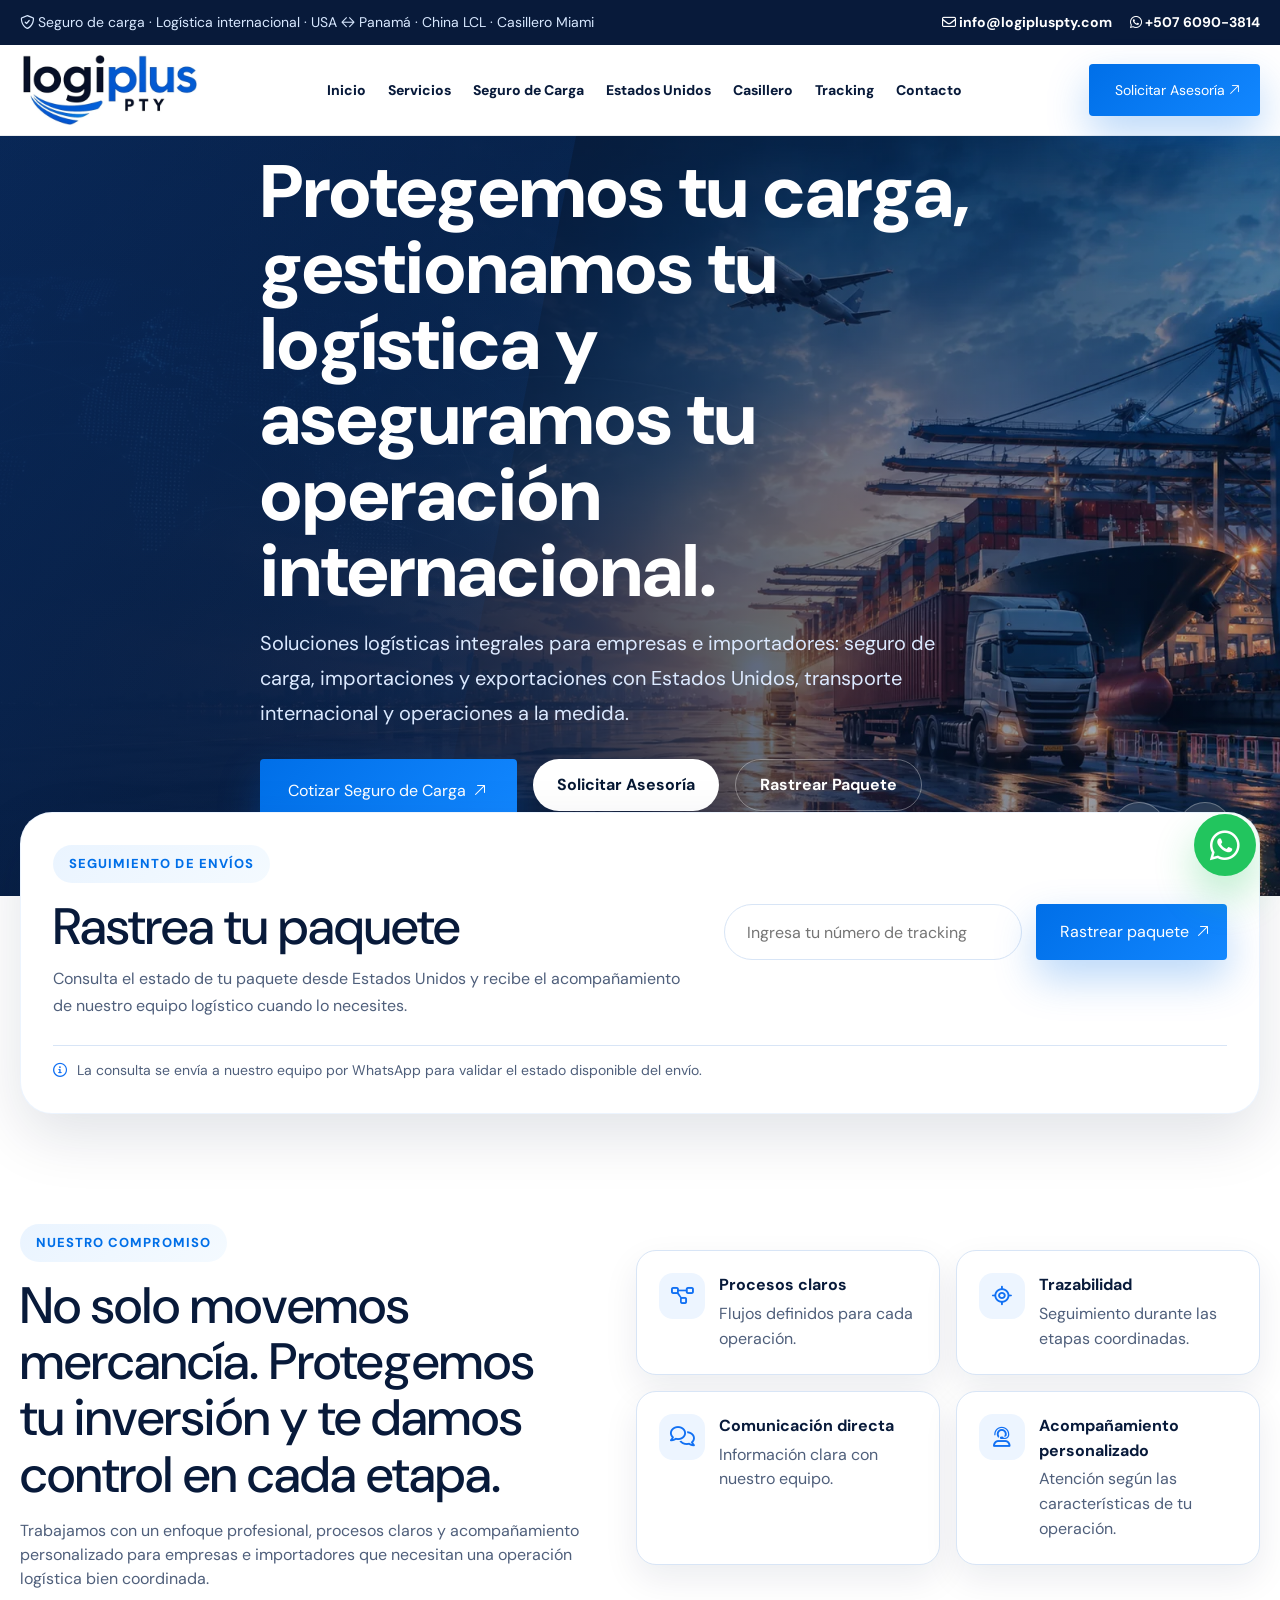
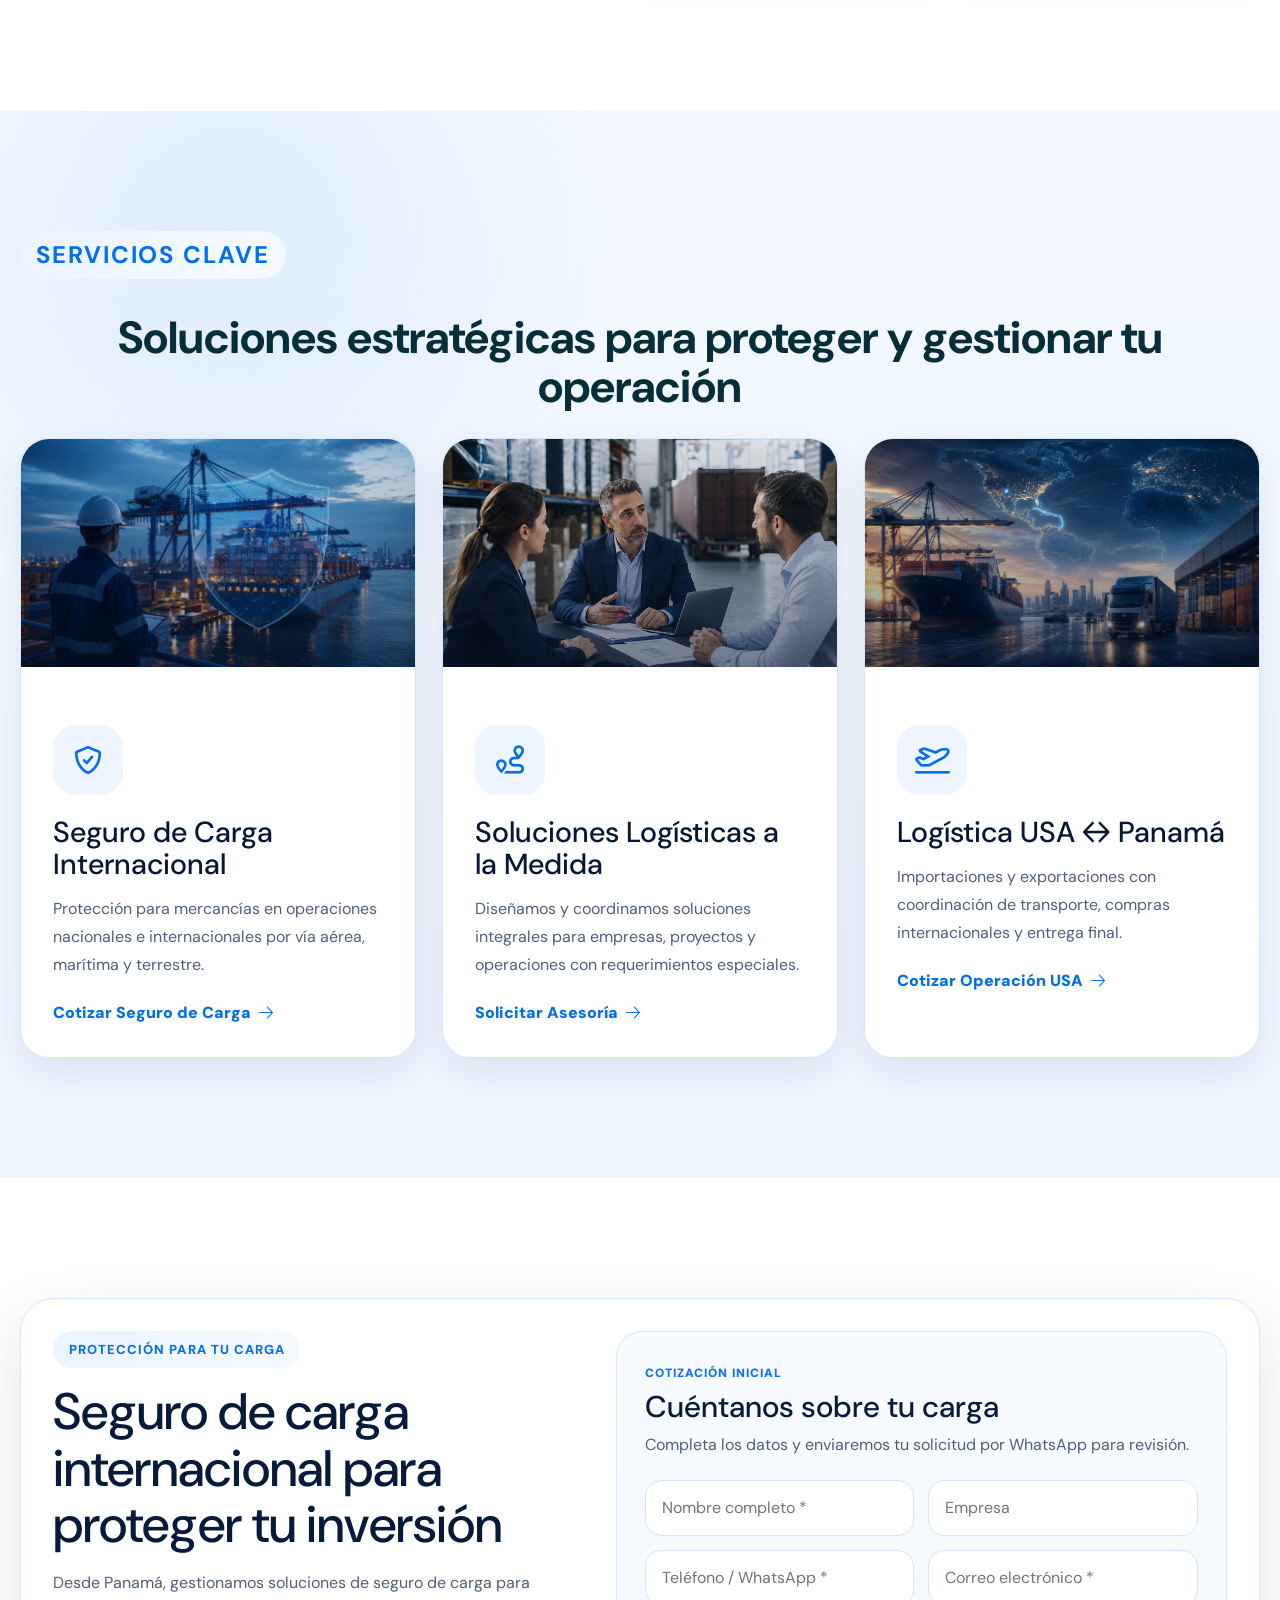
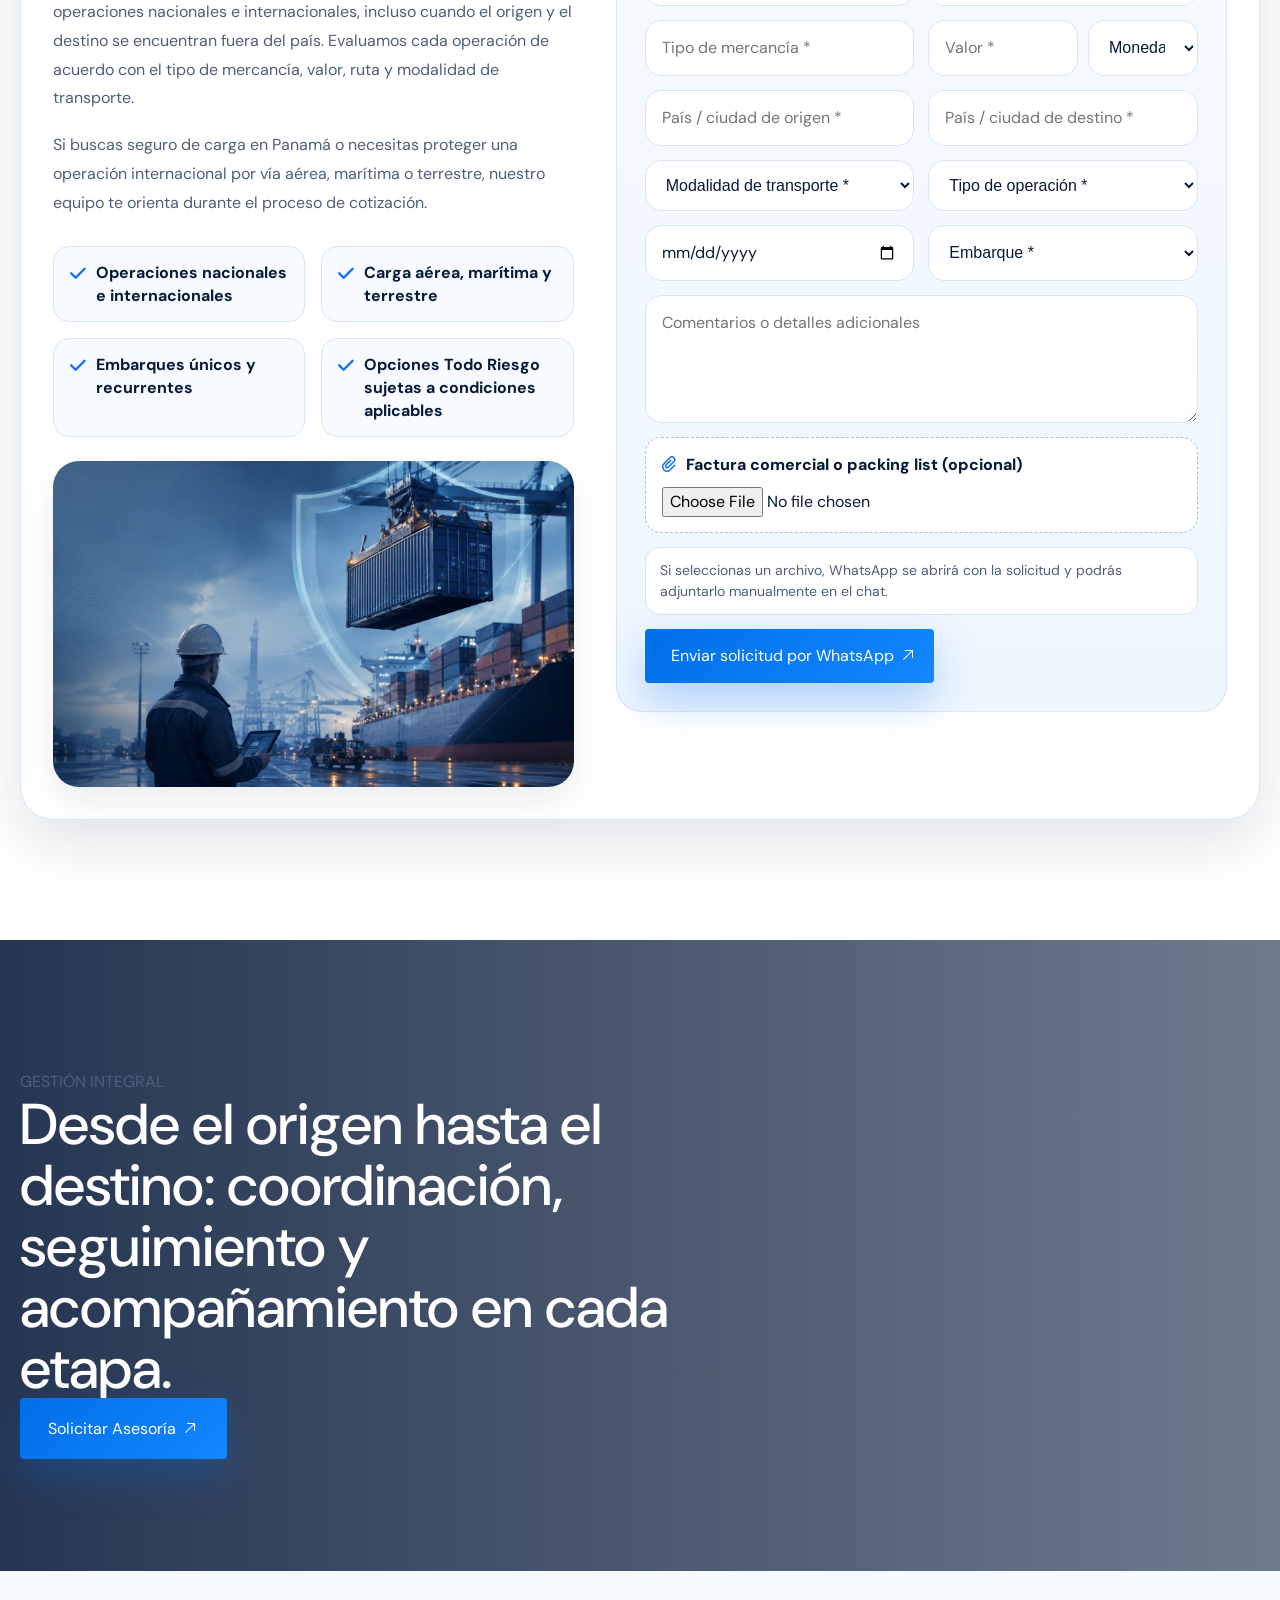
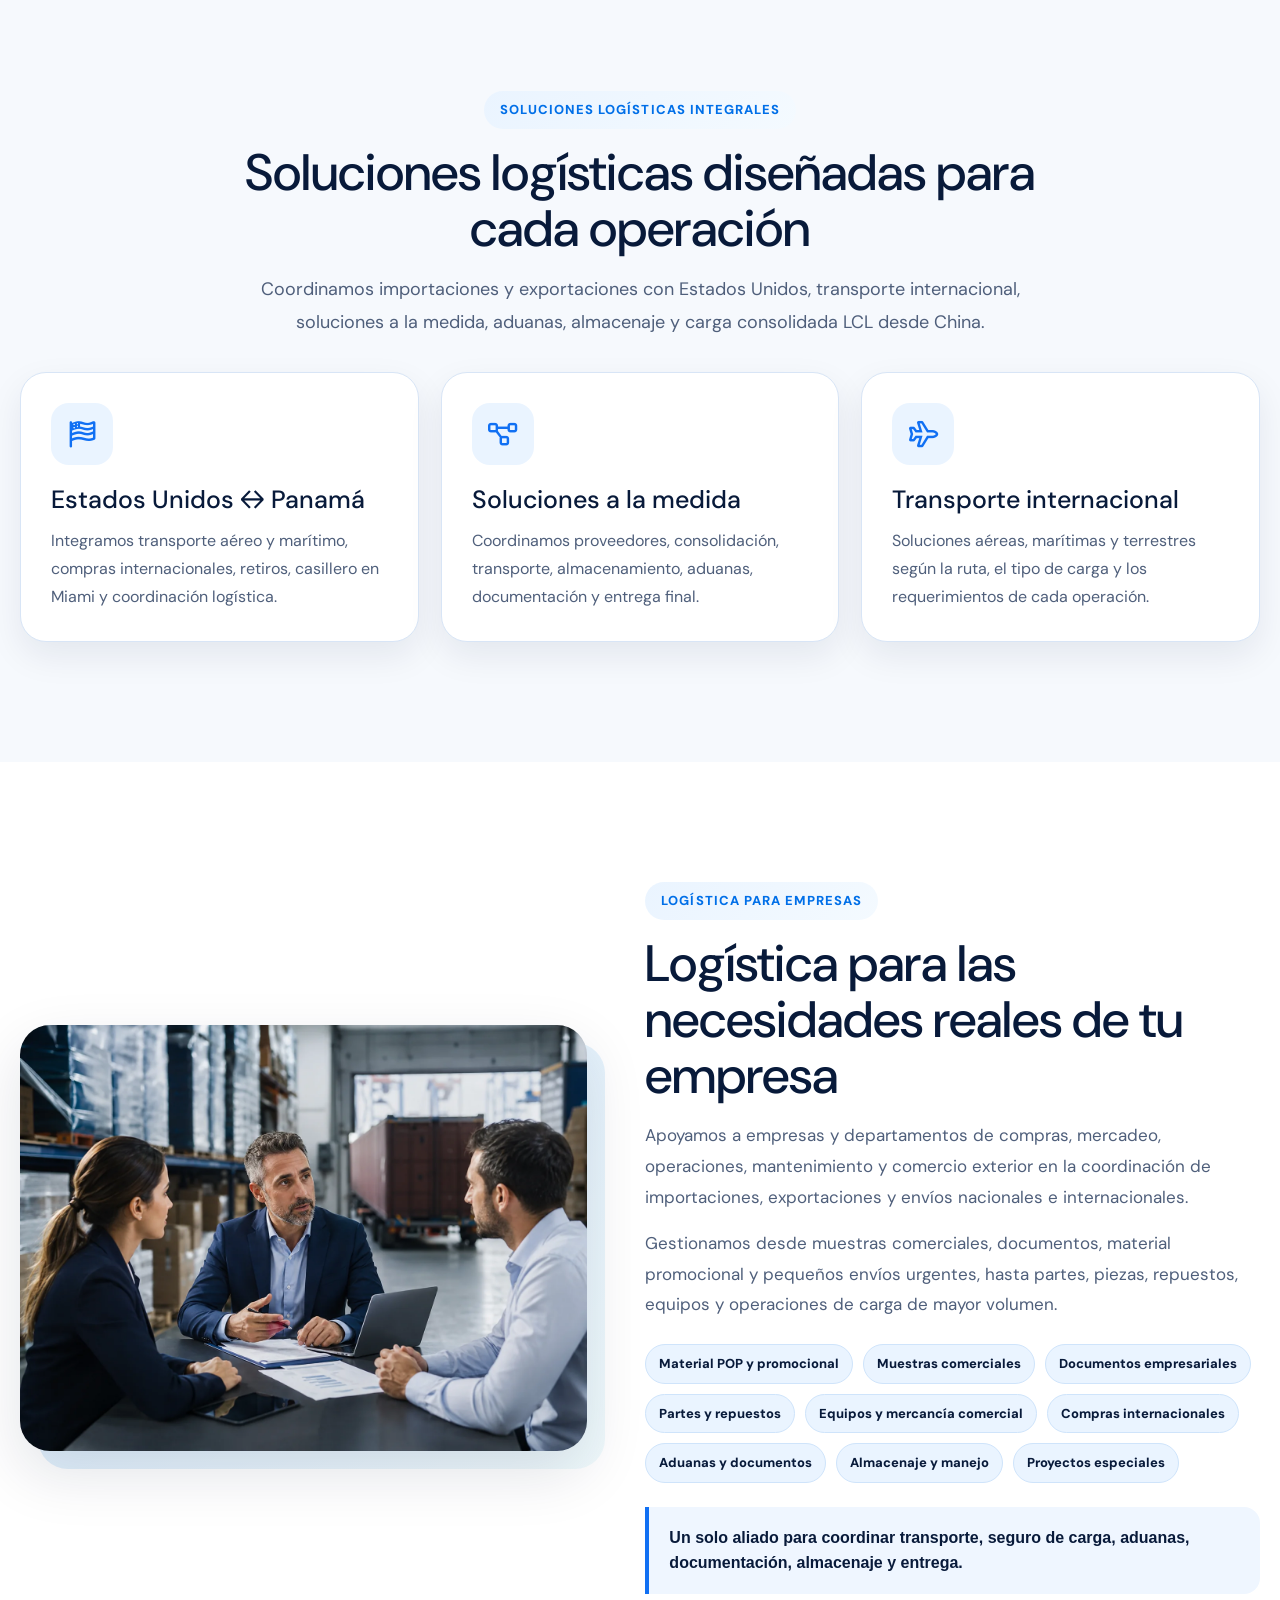
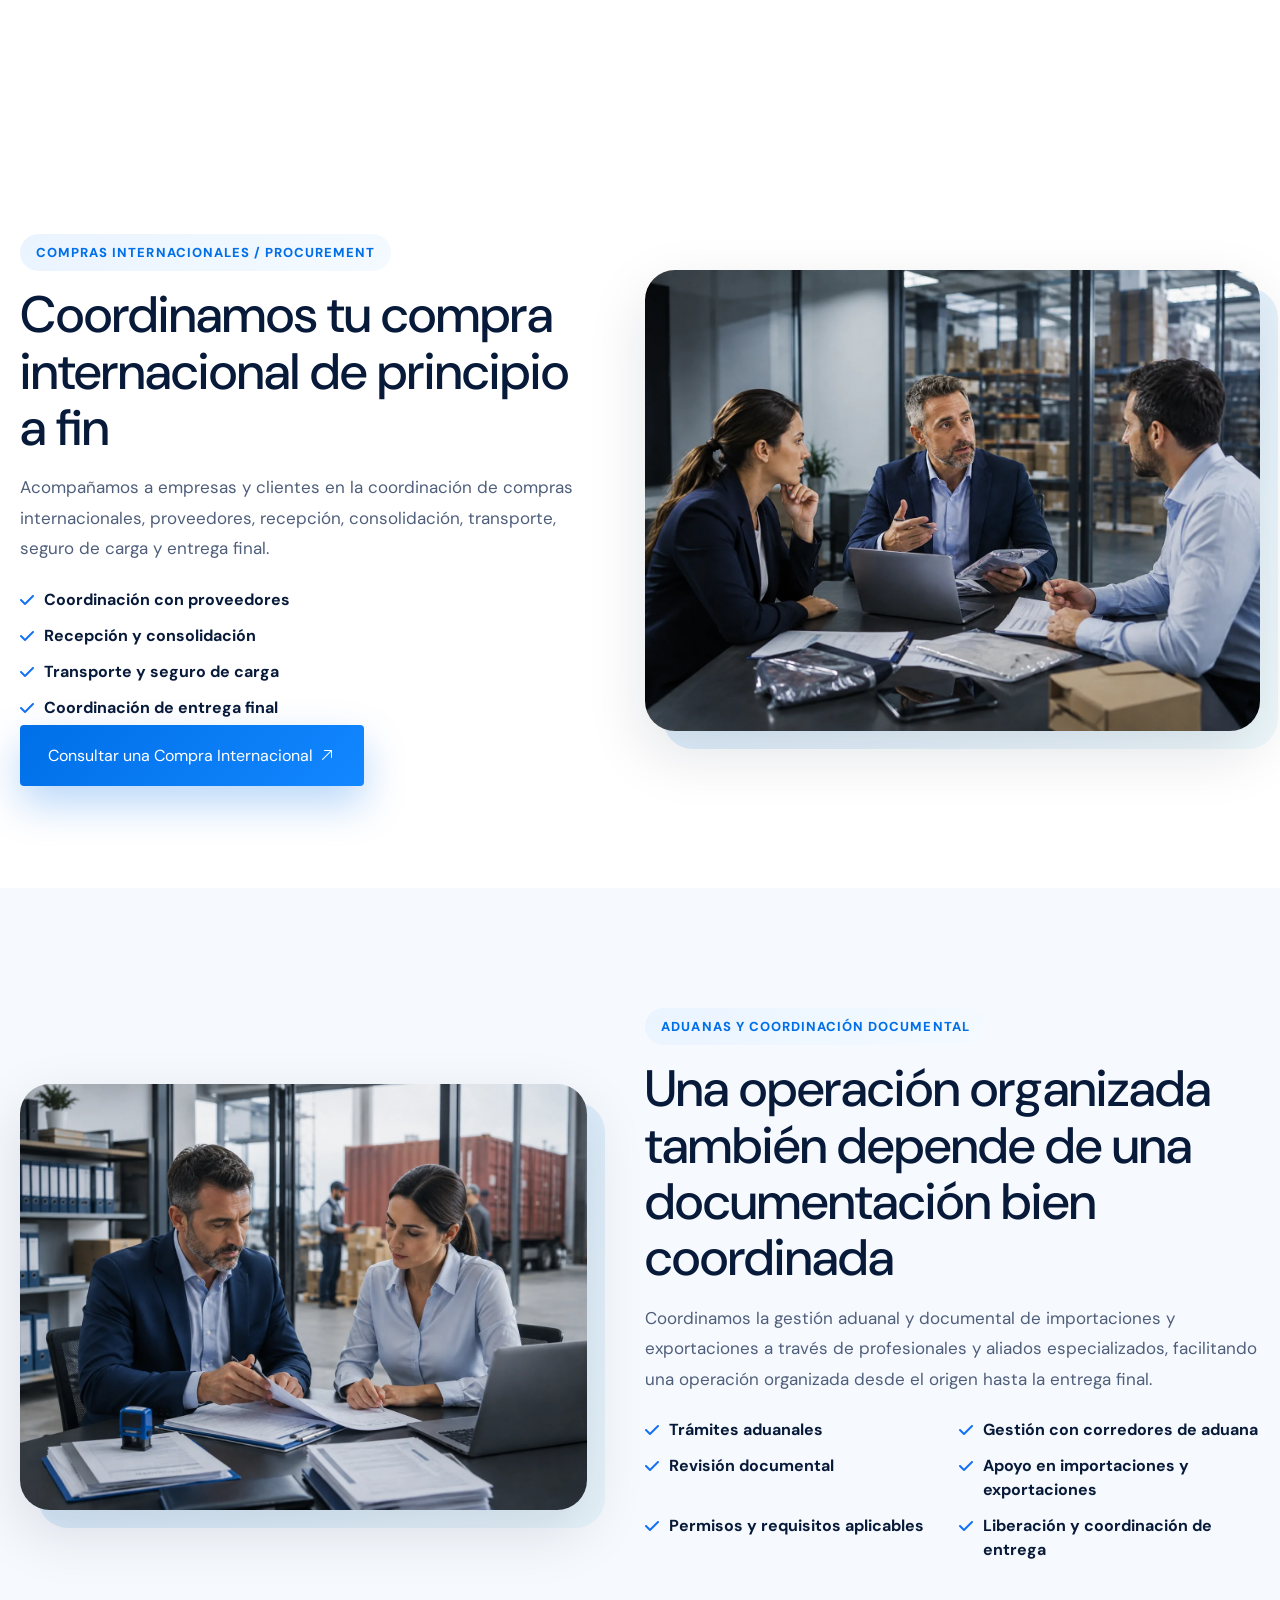
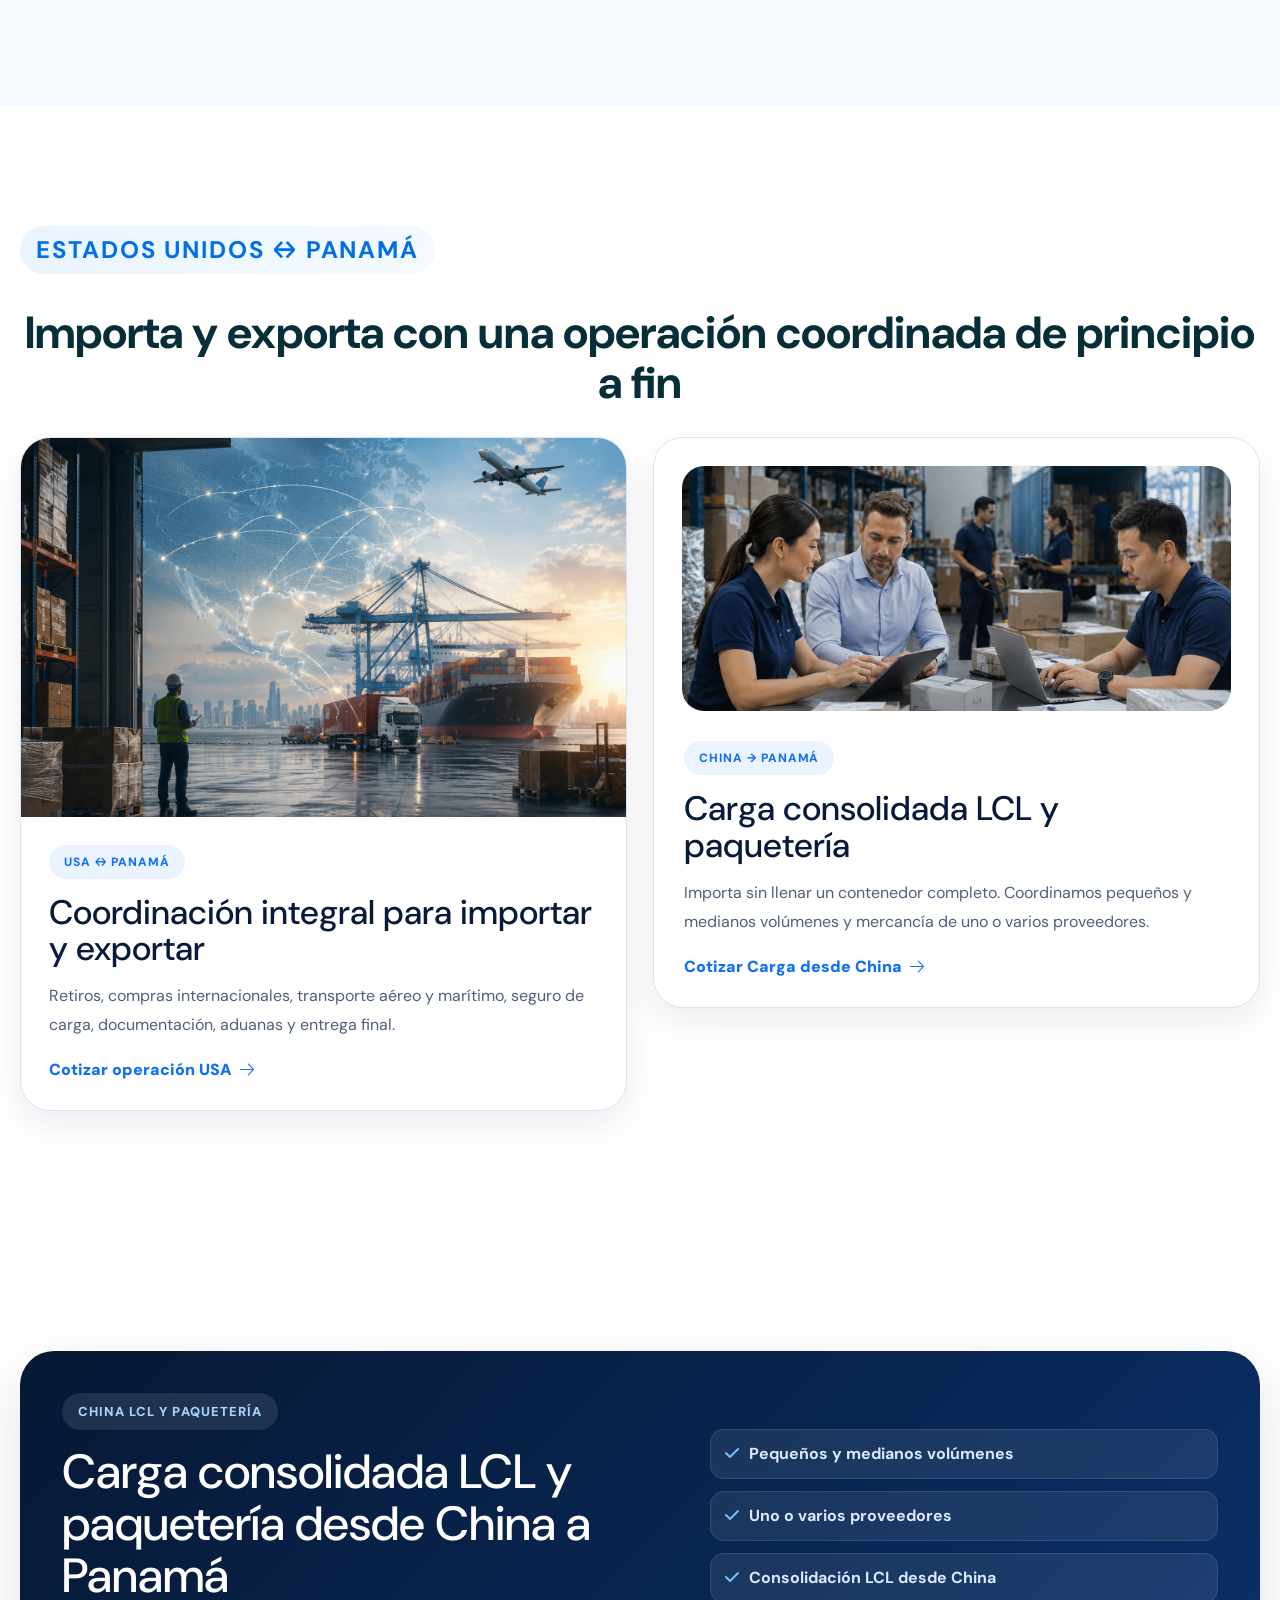
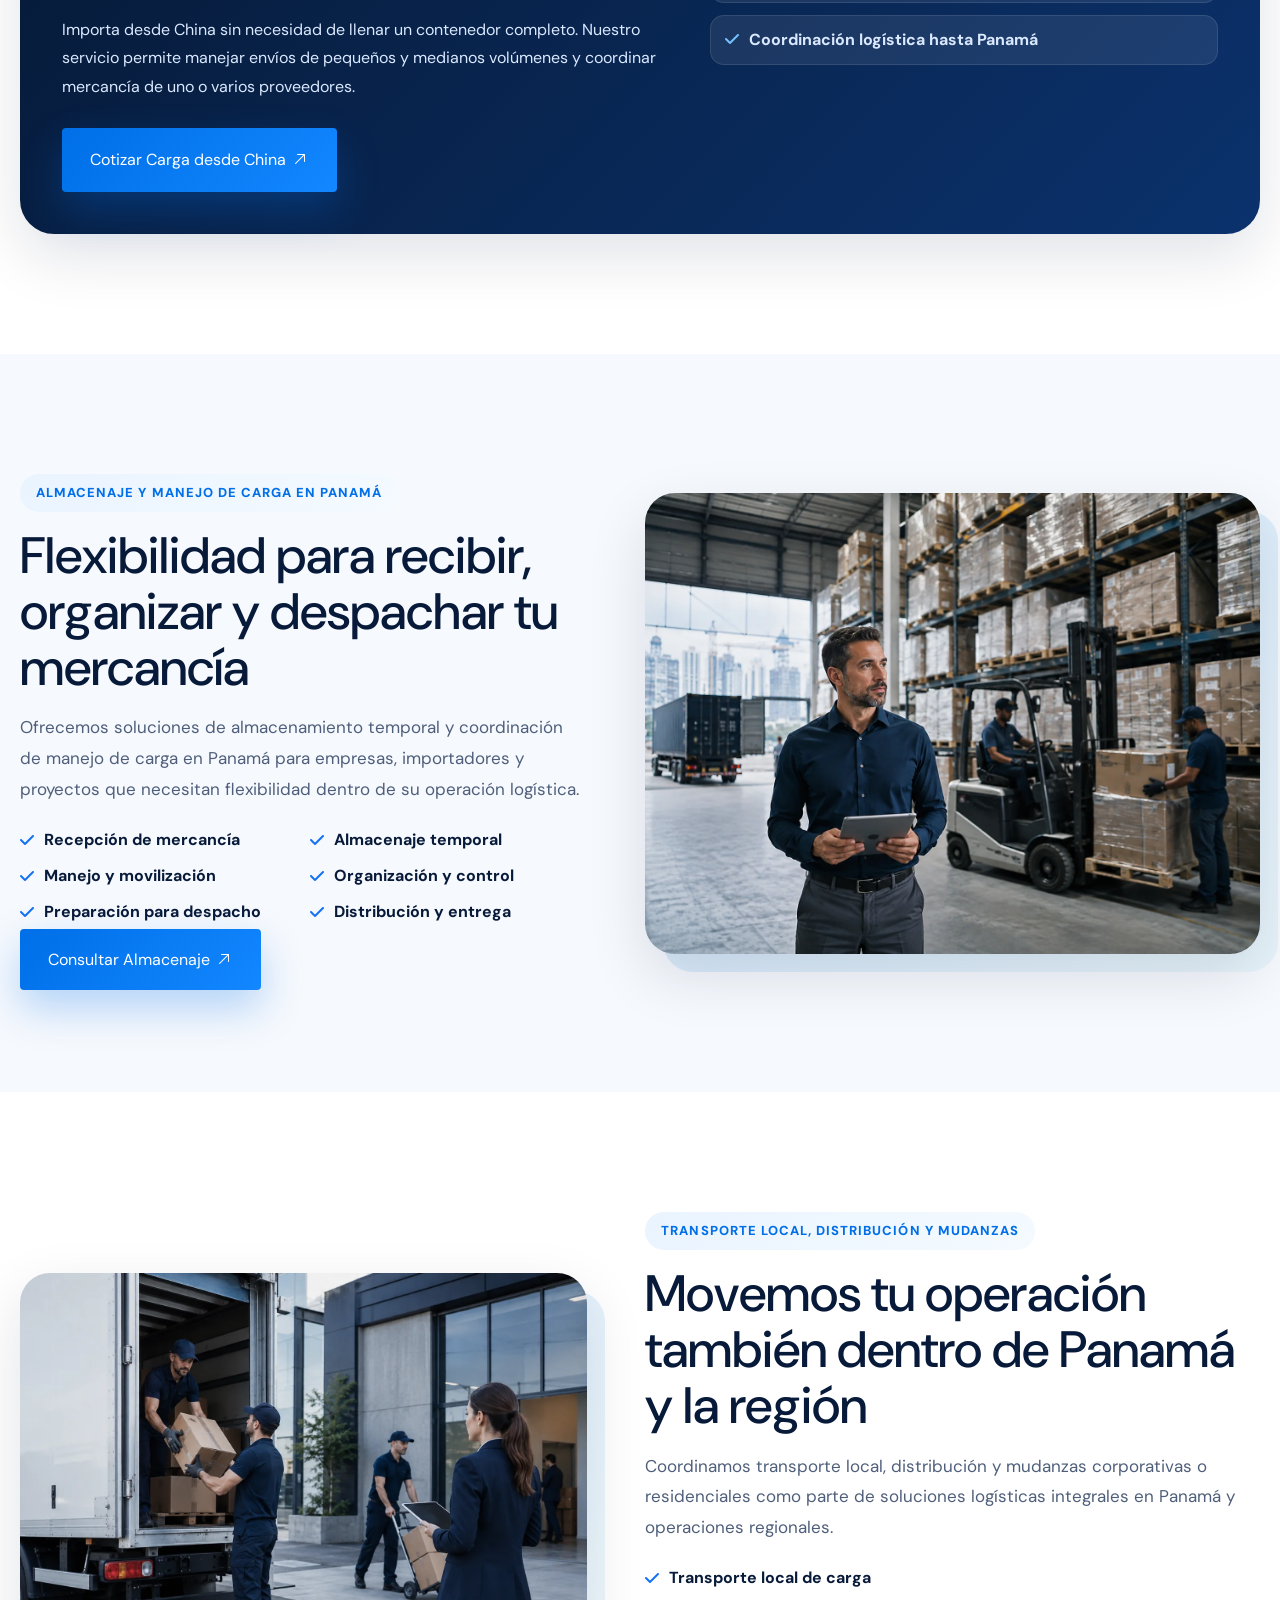
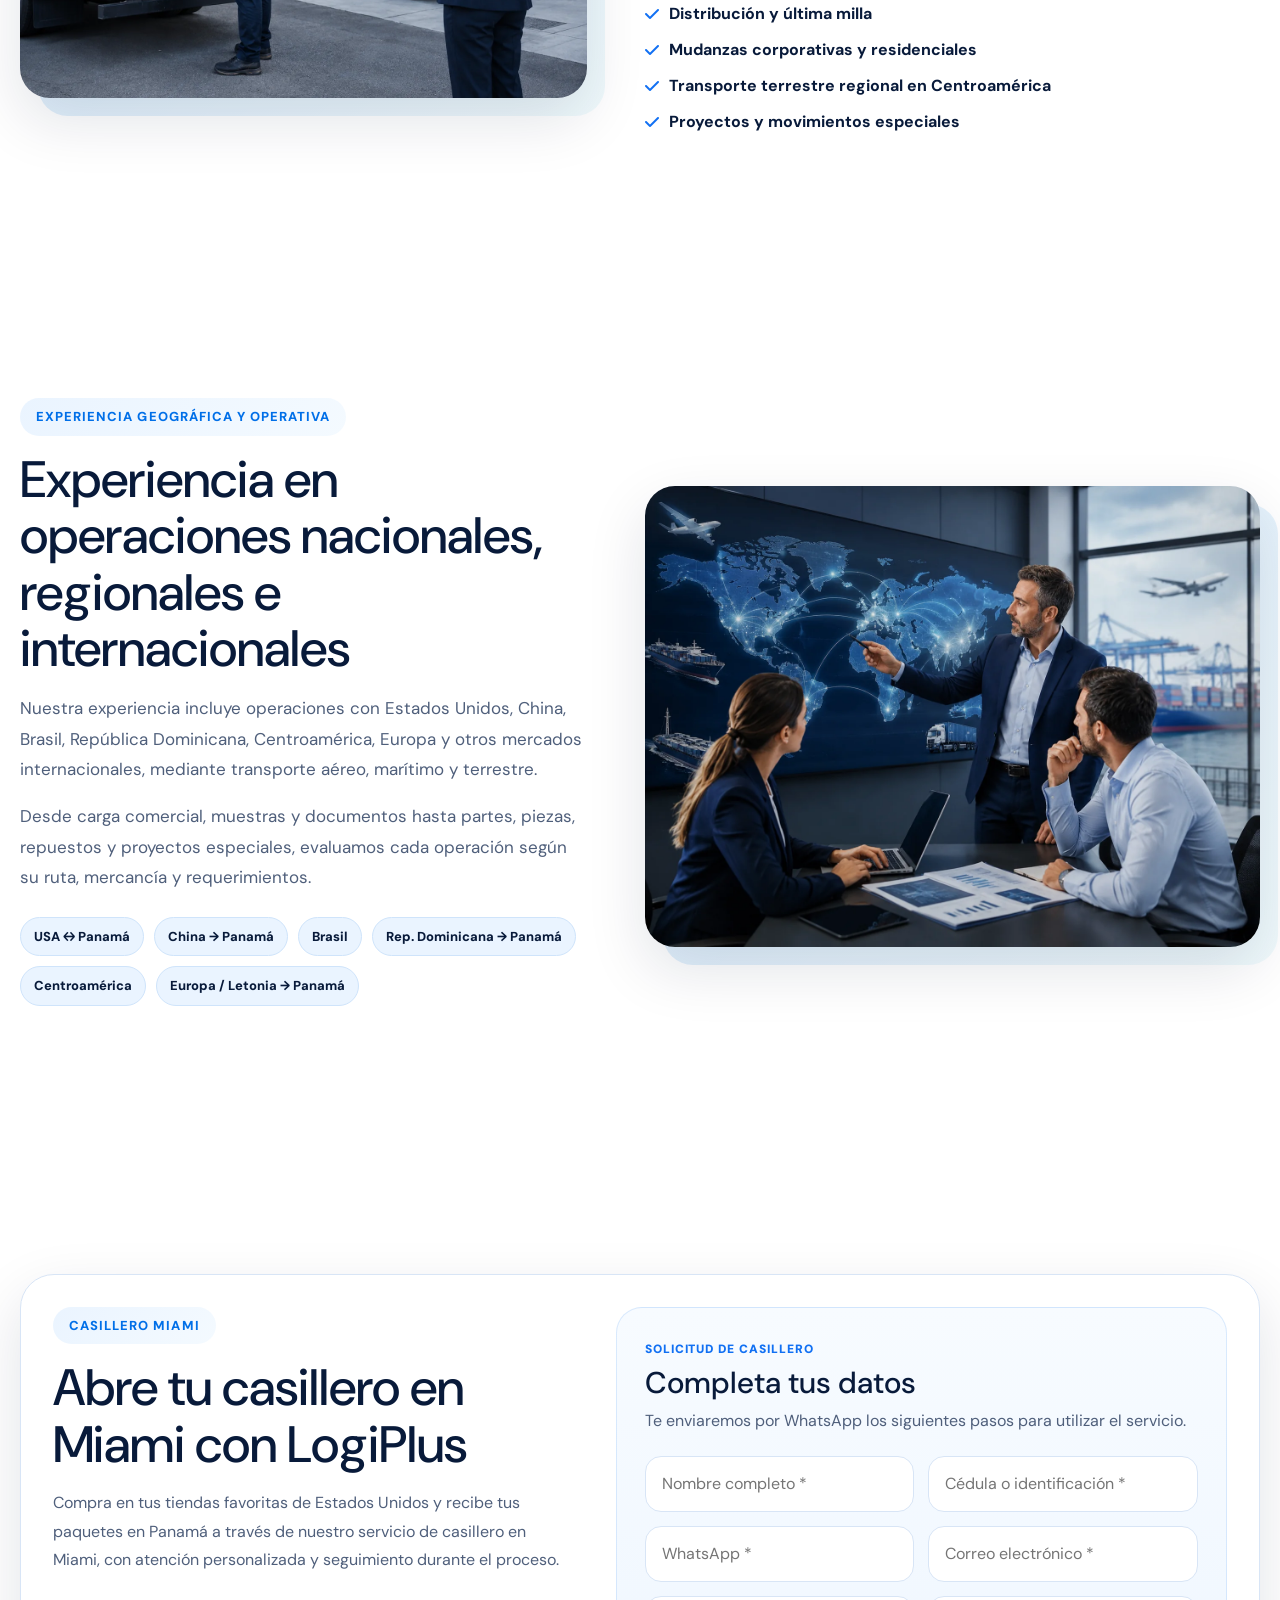
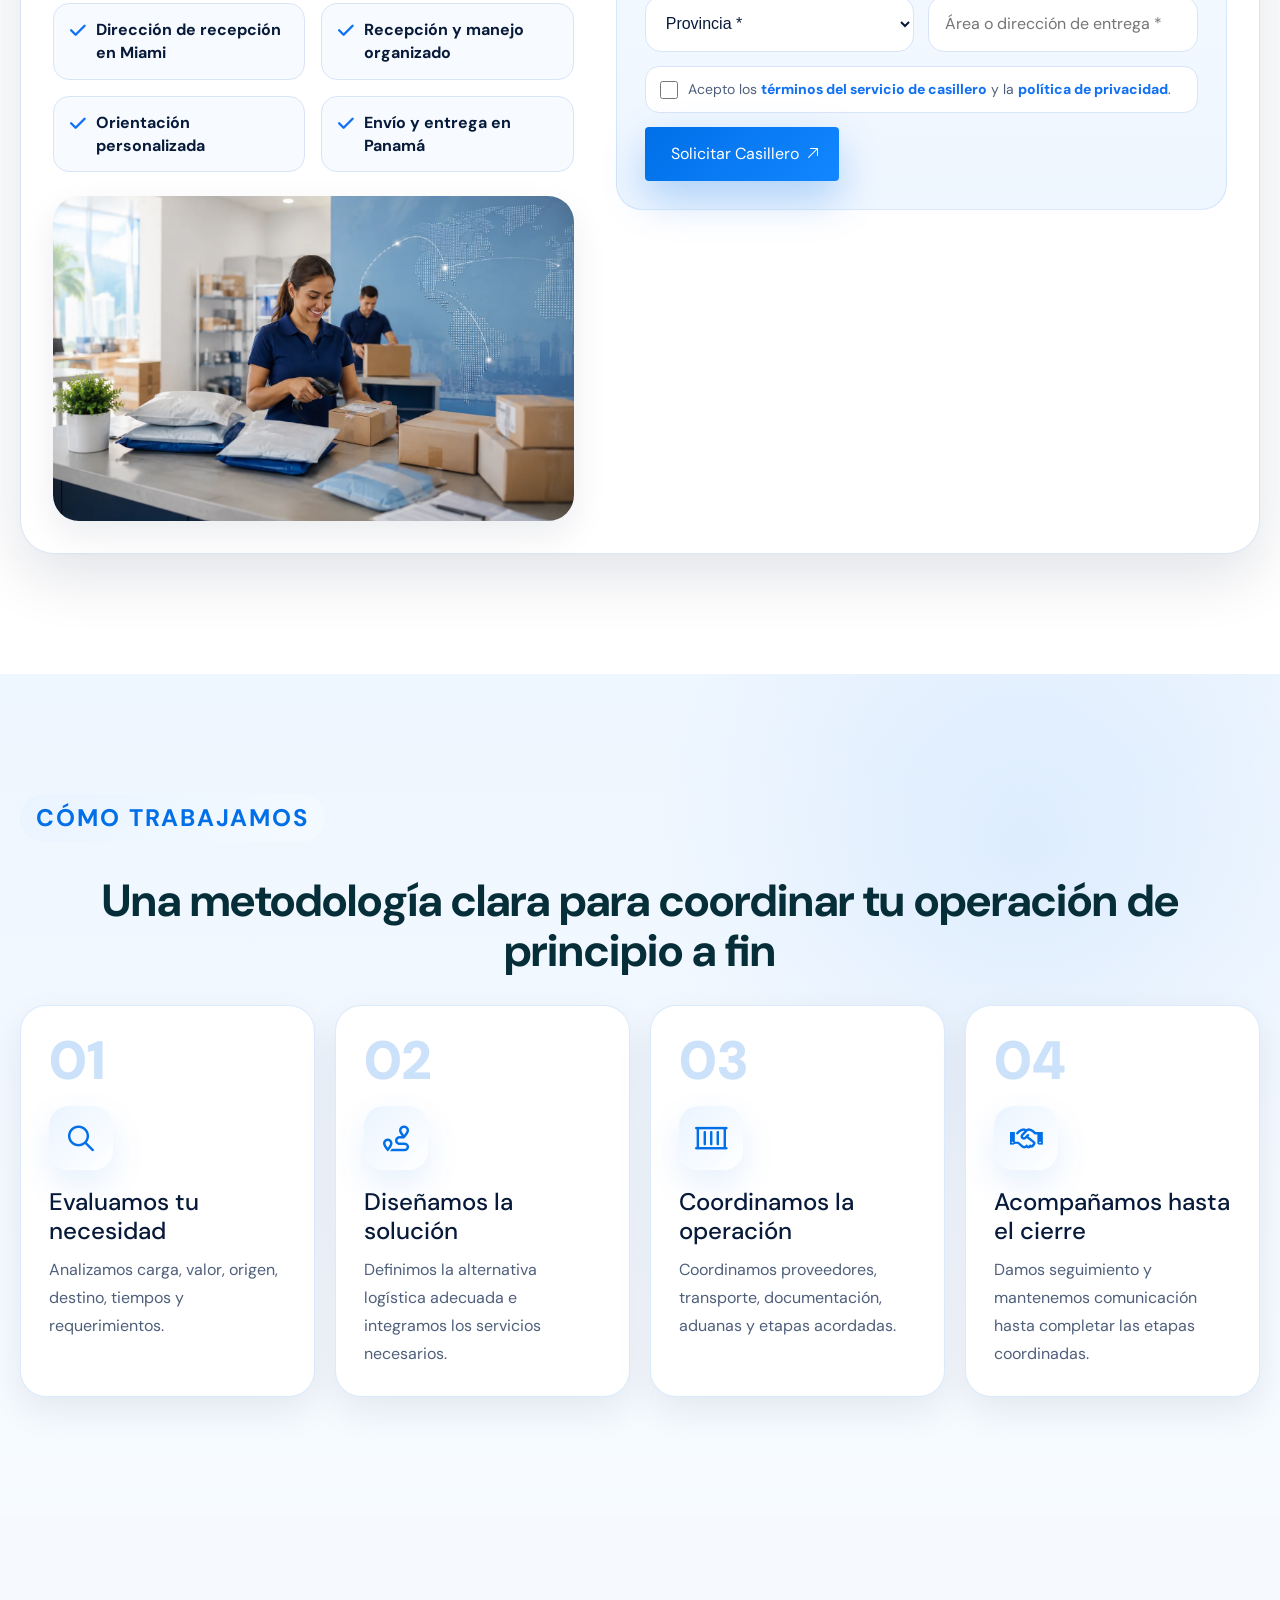
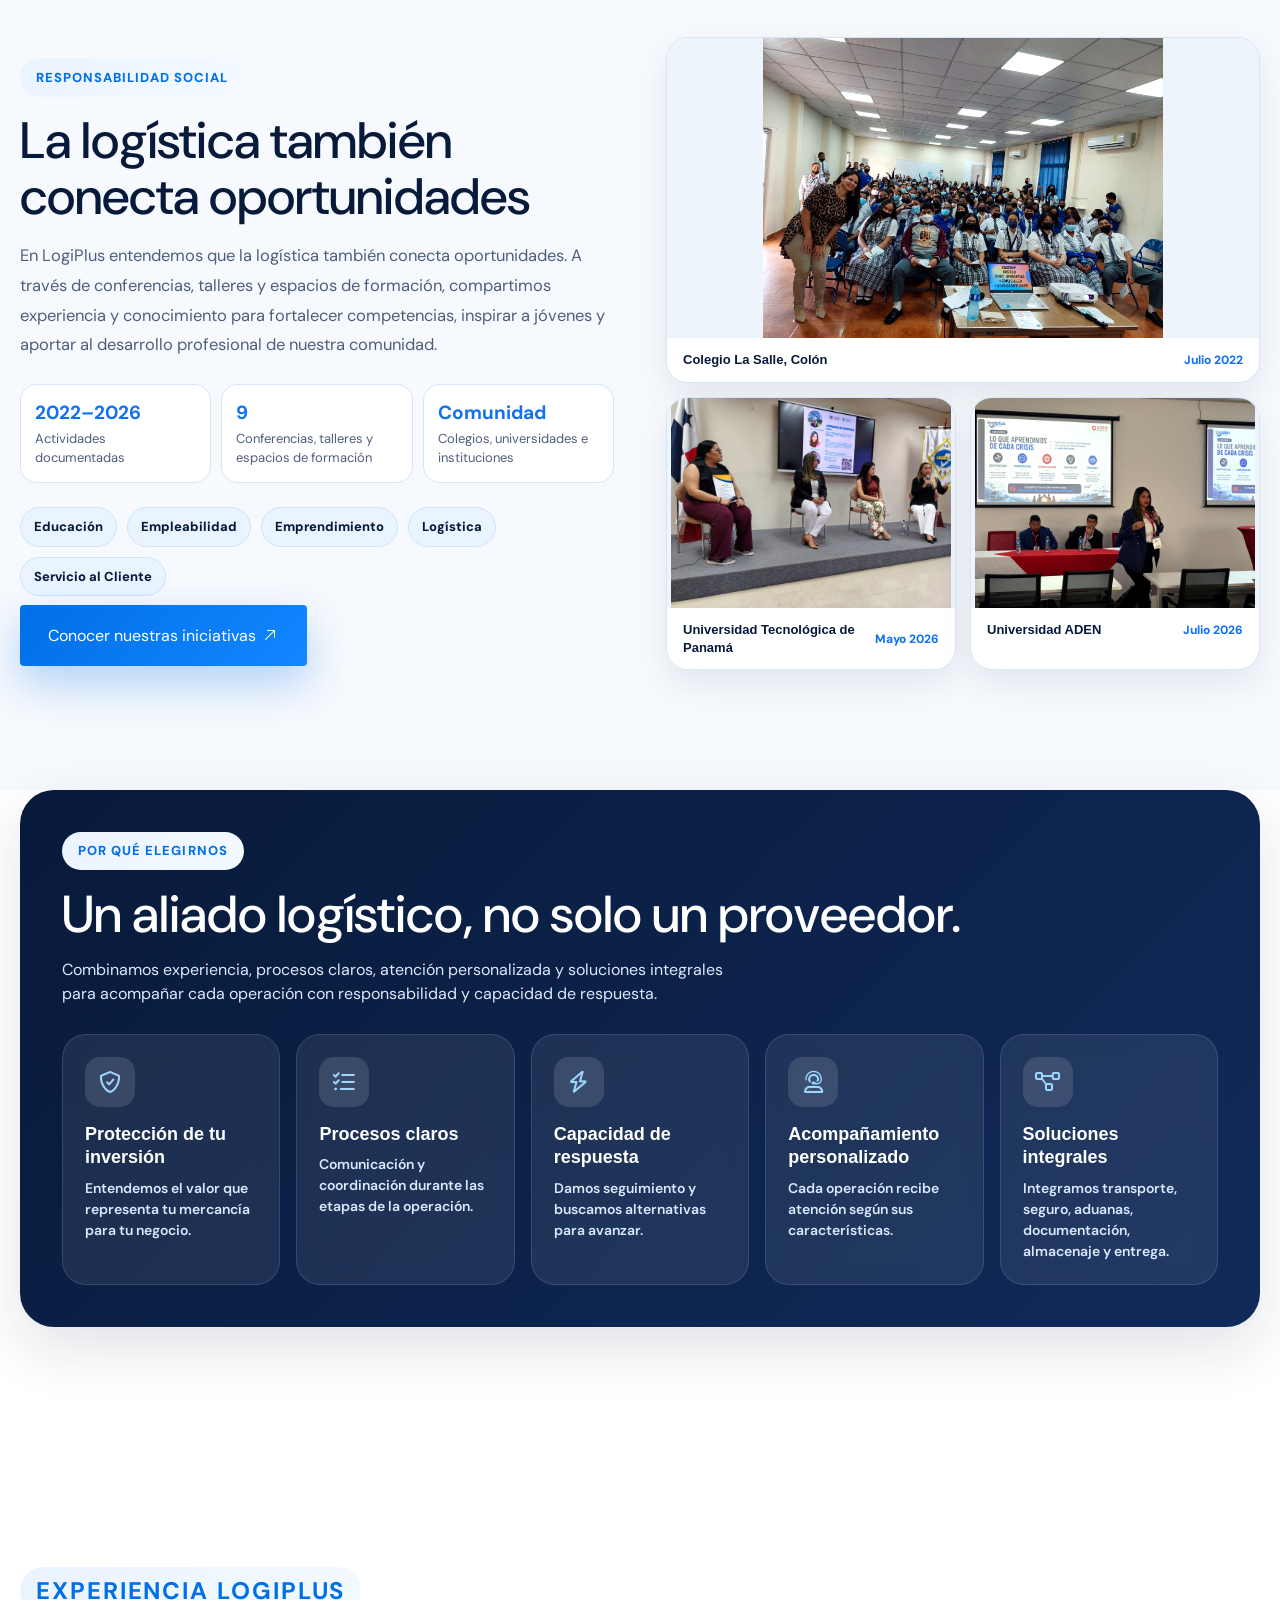
<file: index.html>
<!DOCTYPE html>
<html lang="es">
<head>
  <meta charset="UTF-8">
  <meta http-equiv="X-UA-Compatible" content="IE=edge">
  <meta name="viewport" content="width=device-width, initial-scale=1.0">
  <title>LogiPlus Panamá | Seguro de Carga y Logística Internacional</title>
  <meta name="description" content="Soluciones de logística en Panamá: seguro de carga internacional, importaciones y exportaciones, transporte aéreo, marítimo y terrestre, USA–Panamá, China LCL, almacenaje, casillero Miami y coordinación logística integral.">
  <meta name="keywords" content="seguro de carga internacional, seguro de carga Panamá, seguro de mercancía, seguro de carga marítima, seguro de carga aérea, empresa de logística en Panamá, logística internacional Panamá, importaciones desde Estados Unidos a Panamá, exportaciones de Panamá a Estados Unidos, transporte aéreo Panamá, transporte marítimo Panamá, transporte terrestre Centroamérica, carga LCL China Panamá, compras internacionales Panamá, aduanas Panamá, almacenaje en Panamá, bodega logística Panamá, casillero Miami Panamá, logística para empresas Panamá">
  <meta name="robots" content="index, follow, max-image-preview:large">
  <meta property="og:title" content="LogiPlus Panamá | Seguro de Carga y Logística Internacional">
  <meta property="og:description" content="Protegemos tu inversión, coordinamos tu operación y te damos tranquilidad en cada etapa.">
  <meta property="og:type" content="website">
  <meta property="og:url" content="https://logtranspor.vercel.app/">
  <meta property="og:image" content="https://logtranspor.vercel.app/assets/images/logiplus/hero-v8.webp">
  <meta property="og:locale" content="es_PA">
  <link rel="canonical" href="https://logtranspor.vercel.app/">
  <link rel="shortcut icon" type="image/png" href="assets/images/logo/logiplus-favicon.png">

  <link rel="stylesheet preload" href="assets/css/font-awesome-pro.css" as="style">
  <link rel="stylesheet preload" href="assets/css/bootstrap.min.css" as="style">
  <link rel="stylesheet preload" href="assets/css/swiper.css" as="style">
  <link rel="stylesheet preload" href="assets/css/animate.css" as="style">
  <link rel="stylesheet preload" href="assets/css/odometer-theme-default.min.css" as="style">
  <link rel="stylesheet preload" href="assets/css/style.css" as="style">
  <link rel="stylesheet" href="assets/css/logiplus-custom.css?v=9.1">

  <script type="application/ld+json">
  {
    "@context":"https://schema.org",
    "@graph":[
      {
        "@type":"Organization",
        "@id":"https://logtranspor.vercel.app/#organization",
        "name":"LogiPlus PTY",
        "url":"https://logtranspor.vercel.app/",
        "logo":"https://logtranspor.vercel.app/assets/images/logo/logiplus-logo.webp",
        "email":"info@logipluspty.com",
        "telephone":"+507 6090-3814",
        "description":"Empresa de logística en Panamá especializada en seguro de carga internacional, importaciones y exportaciones, transporte internacional, soluciones logísticas para empresas, China LCL, almacenaje y casillero Miami.",
        "areaServed":["Panamá","Estados Unidos","China","Centroamérica","Brasil","República Dominicana","Europa"],
        "contactPoint":{"@type":"ContactPoint","telephone":"+507 6090-3814","contactType":"customer service","availableLanguage":"es"}
      },
      {
        "@type":"WebSite",
        "@id":"https://logtranspor.vercel.app/#website",
        "url":"https://logtranspor.vercel.app/",
        "name":"LogiPlus PTY",
        "publisher":{"@id":"https://logtranspor.vercel.app/#organization"}
      },
      {
        "@type":"Service",
        "name":"Seguro de carga internacional",
        "provider":{"@id":"https://logtranspor.vercel.app/#organization"},
        "areaServed":"International",
        "description":"Soluciones de seguro de carga para operaciones nacionales e internacionales por vía aérea, marítima y terrestre."
      },
      {
        "@type":"Service",
        "name":"Logística internacional USA ↔ Panamá",
        "provider":{"@id":"https://logtranspor.vercel.app/#organization"},
        "areaServed":["Panamá","Estados Unidos"],
        "description":"Coordinación de importaciones y exportaciones entre Estados Unidos y Panamá, transporte, compras internacionales, documentación y entrega final."
      },
      {
        "@type":"Service",
        "name":"Carga consolidada LCL desde China a Panamá",
        "provider":{"@id":"https://logtranspor.vercel.app/#organization"},
        "areaServed":["Panamá","China"],
        "description":"Coordinación de pequeños y medianos volúmenes, uno o varios proveedores y consolidación LCL desde China."
      }
    ]
  }
  </script>
  <script type="application/ld+json">
  {
    "@context":"https://schema.org",
    "@type":"FAQPage",
    "mainEntity":[
      {"@type":"Question","name":"¿Qué es un seguro de carga?","acceptedAnswer":{"@type":"Answer","text":"Es una cobertura diseñada para proteger el interés económico sobre una mercancía frente a riesgos cubiertos durante su transporte, según los términos y condiciones de la póliza."}},
      {"@type":"Question","name":"¿Puedo contratar un seguro si mi operación no pasa por Panamá?","acceptedAnswer":{"@type":"Answer","text":"Sí. Podemos evaluar operaciones nacionales e internacionales, incluso cuando origen y destino estén fuera de Panamá, sujeto a condiciones aplicables."}},
      {"@type":"Question","name":"¿Cuánto cuesta un seguro de carga?","acceptedAnswer":{"@type":"Answer","text":"Depende del valor, mercancía, origen, destino, transporte y cobertura. Cada operación debe evaluarse."}},
      {"@type":"Question","name":"¿Puedo asegurar mi carga aunque LogiPlus no realice el transporte?","acceptedAnswer":{"@type":"Answer","text":"Sí. La posibilidad se evalúa según la carga, ruta y condiciones aplicables."}},
      {"@type":"Question","name":"¿Cómo importar desde Estados Unidos a Panamá?","acceptedAnswer":{"@type":"Answer","text":"El proceso depende de la mercancía, volumen, origen, transporte y requisitos. Podemos coordinar transporte, seguro, documentación, aduanas y entrega."}},
      {"@type":"Question","name":"¿Realizan exportaciones desde Panamá hacia Estados Unidos?","acceptedAnswer":{"@type":"Answer","text":"Sí. Coordinamos exportaciones según la mercancía y requerimientos de la operación."}},
      {"@type":"Question","name":"¿Qué es una carga LCL desde China?","acceptedAnswer":{"@type":"Answer","text":"Permite transportar mercancía sin contratar un contenedor completo y puede ser adecuada para pequeños y medianos volúmenes."}},
      {"@type":"Question","name":"¿Puedo importar de varios proveedores desde China?","acceptedAnswer":{"@type":"Answer","text":"Sí, dependiendo de las características de la operación."}},
      {"@type":"Question","name":"¿LogiPlus ofrece servicios de aduanas?","acceptedAnswer":{"@type":"Answer","text":"Coordinamos la gestión aduanal y documental a través de profesionales y aliados especializados."}},
      {"@type":"Question","name":"¿Ofrecen almacenaje en Panamá?","acceptedAnswer":{"@type":"Answer","text":"Sí. Coordinamos almacenamiento temporal y manejo de mercancía según tipo de carga, espacio, duración y necesidades de despacho."}},
      {"@type":"Question","name":"¿Puedo solicitar una solución logística completa?","acceptedAnswer":{"@type":"Answer","text":"Sí. Podemos coordinar proveedores, compras, transporte, seguro, documentación, aduanas, almacenaje y entrega."}}
    ]
  }
  </script>
</head>
<body>
  <div id="trucker__preloader" class="logiplus-preloader">
    <div class="logiplus-preloader__inner">
      <img src="assets/images/logo/logiplus-logo.webp" alt="LogiPlus PTY">
      <div class="logiplus-preloader__line"></div>
      <p>Preparando tu operación logística...</p>
    </div>
  </div>

  <div class="scroll-up" aria-label="Volver arriba">
    <svg class="scroll-circle svg-content" width="100%" height="100%" viewBox="-1 -1 102 102">
      <path d="M50,1 a49,49 0 0,1 0,98 a49,49 0 0,1 0,-98" />
    </svg>
  </div>

  <header class="lp-header" id="inicio">
    <div class="lp-topbar">
      <div class="trucker__container lp-topbar__wrap">
        <p><i class="fa-regular fa-shield-check"></i> Seguro de carga · Logística internacional · USA ↔ Panamá · China LCL · Casillero Miami</p>
        <div class="lp-topbar__links">
          <a href="mailto:info@logipluspty.com"><i class="fa-regular fa-envelope"></i> info@logipluspty.com</a>
          <a href="https://wa.me/50760903814" target="_blank" rel="noopener"><i class="fa-brands fa-whatsapp"></i> +507 6090-3814</a>
        </div>
      </div>
    </div>
    <div class="lp-nav-shell">
      <div class="trucker__container lp-nav-shell__inner">
        <a class="lp-brand" href="#inicio" aria-label="LogiPlus PTY - Inicio">
          <img src="assets/images/logo/logiplus-logo.webp" alt="LogiPlus PTY">
        </a>
        <button class="lp-menu-toggle" type="button" aria-expanded="false" aria-label="Abrir menú">
          <span></span><span></span><span></span>
        </button>
        <nav class="lp-nav" aria-label="Menú principal">
          <a href="#inicio">Inicio</a>
          <a href="#servicios">Servicios</a>
          <a href="#seguro">Seguro de Carga</a>
          <a href="#usa">Estados Unidos</a>
          <a href="#casillero">Casillero</a>
          <a href="#tracking">Tracking</a>
          <a href="#contacto">Contacto</a>
        </nav>
        <a class="trucker__btn-style-1 lp-nav-cta" href="#contacto">Solicitar Asesoría <i class="fa-light fa-arrow-up-right"></i></a>
      </div>
    </div>
  </header>

  <main>
    <section class="lp-hero" aria-label="Soluciones logísticas LogiPlus">
      <div class="swiper logiplus-hero-slider">
        <div class="swiper-wrapper">
          <div class="swiper-slide">
            <div class="lp-hero__slide" data-background="assets/images/logiplus/hero-v8.webp">
              <div class="lp-hero__overlay"></div>
              <div class="lp-hero__shape"></div>
              <div class="trucker__container">
                <div class="lp-hero__content wow fadeInUp">
                  <span class="lp-kicker">SOLUCIONES LOGÍSTICAS EN PANAMÁ</span>
                  <h1>Protegemos tu carga, gestionamos tu logística y aseguramos tu operación internacional.</h1>
                  <p>Soluciones logísticas integrales para empresas e importadores: seguro de carga, importaciones y exportaciones con Estados Unidos, transporte internacional y operaciones a la medida.</p>
                  <div class="lp-hero__actions">
                    <a href="#seguro" class="trucker__btn-style-1">Cotizar Seguro de Carga <i class="fa-light fa-arrow-up-right"></i></a>
                    <a href="#contacto" class="trucker__btn-style-2">Solicitar Asesoría</a>
                    <a href="#tracking" class="lp-outline-btn">Rastrear Paquete</a>
                  </div>
                  <div class="lp-hero__quick-links">
                    <a href="#tracking"><i class="fa-regular fa-box"></i> Tracking</a>
                    <a href="#casillero"><i class="fa-regular fa-house-building"></i> Casillero</a>
                    <a href="#seguro"><i class="fa-regular fa-shield-check"></i> Seguro</a>
                  </div>
                </div>
              </div>
            </div>
          </div>
          <div class="swiper-slide">
            <div class="lp-hero__slide" data-background="assets/images/logiplus/service-seguro-v82.webp">
              <div class="lp-hero__overlay"></div>
              <div class="lp-hero__shape"></div>
              <div class="trucker__container">
                <div class="lp-hero__content wow fadeInUp">
                  <span class="lp-kicker">SEGURO DE CARGA INTERNACIONAL</span>
                  <h2>Protege tu carga y tu inversión de origen a destino.</h2>
                  <p>Soluciones de seguro de carga para operaciones nacionales e internacionales por vía aérea, marítima y terrestre. Evaluamos cada operación según mercancía, valor, origen, destino y modalidad de transporte.</p>
                  <div class="lp-hero__actions">
                    <a href="#seguro" class="trucker__btn-style-1">Cotizar Seguro <i class="fa-light fa-arrow-up-right"></i></a>
                    <a href="#contacto" class="trucker__btn-style-2">Solicitar Asesoría</a>
                  </div>
                </div>
              </div>
            </div>
          </div>
          <div class="swiper-slide">
            <div class="lp-hero__slide" data-background="assets/images/logiplus/service-usa-v82.webp">
              <div class="lp-hero__overlay"></div>
              <div class="lp-hero__shape"></div>
              <div class="trucker__container">
                <div class="lp-hero__content wow fadeInUp">
                  <span class="lp-kicker">ESTADOS UNIDOS ↔ PANAMÁ</span>
                  <h2>Importaciones y exportaciones entre Estados Unidos y Panamá.</h2>
                  <p>Coordinamos retiros, compras internacionales, transporte aéreo y marítimo, seguro de carga, documentación y entrega final.</p>
                  <div class="lp-hero__actions">
                    <a href="#usa" class="trucker__btn-style-1">Cotizar Operación USA <i class="fa-light fa-arrow-up-right"></i></a>
                    <a href="#casillero" class="trucker__btn-style-2">Abrir Casillero</a>
                  </div>
                </div>
              </div>
            </div>
          </div>
        </div>
        <div class="lp-hero__nav">
          <button class="lp-hero-prev" aria-label="Anterior"><i class="fa-light fa-angle-left"></i></button>
          <button class="lp-hero-next" aria-label="Siguiente"><i class="fa-light fa-angle-right"></i></button>
        </div>
      </div>
    </section>

    <section class="lp-tracking" id="tracking">
      <div class="trucker__container">
        <div class="lp-tracking__card wow fadeInUp">
          <div class="lp-tracking__intro">
            <span class="trucker__sub-titel">SEGUIMIENTO DE ENVÍOS</span>
            <h2 class="trucker__main-title">Rastrea tu paquete</h2>
            <p>Consulta el estado de tu paquete desde Estados Unidos y recibe el acompañamiento de nuestro equipo logístico cuando lo necesites.</p>
          </div>
          <form id="trackingForm" class="lp-inline-form">
            <label class="lp-hp" aria-hidden="true">No completar<input name="website" tabindex="-1" autocomplete="off"></label>
            <label class="sr-only" for="trackingNumber">Número de tracking</label>
            <input id="trackingNumber" name="Tracking" placeholder="Ingresa tu número de tracking" autocomplete="off" required>
            <button type="submit" class="trucker__btn-style-1">Rastrear paquete <i class="fa-light fa-arrow-up-right"></i></button>
          </form>
          <p class="lp-form-note"><i class="fa-regular fa-circle-info"></i> La consulta se envía a nuestro equipo por WhatsApp para validar el estado disponible del envío.</p>
        </div>
      </div>
    </section>

    <section class="lp-value-section">
      <div class="trucker__container">
        <div class="lp-value-grid">
          <div class="lp-value-copy wow fadeInLeft">
            <span class="trucker__sub-titel">NUESTRO COMPROMISO</span>
            <h2 class="trucker__main-title">No solo movemos mercancía. Protegemos tu inversión y te damos control en cada etapa.</h2>
            <p>Trabajamos con un enfoque profesional, procesos claros y acompañamiento personalizado para empresas e importadores que necesitan una operación logística bien coordinada.</p>
          </div>
          <div class="lp-value-points wow fadeInRight">
            <div><i class="fa-regular fa-diagram-project"></i><span><strong>Procesos claros</strong>Flujos definidos para cada operación.</span></div>
            <div><i class="fa-regular fa-location-crosshairs"></i><span><strong>Trazabilidad</strong>Seguimiento durante las etapas coordinadas.</span></div>
            <div><i class="fa-regular fa-comments"></i><span><strong>Comunicación directa</strong>Información clara con nuestro equipo.</span></div>
            <div><i class="fa-regular fa-user-headset"></i><span><strong>Acompañamiento personalizado</strong>Atención según las características de tu operación.</span></div>
          </div>
        </div>
      </div>
    </section>

    <section class="lp-services-section" id="servicios">
      <div class="trucker__container">
        <div class="trucker__title-wrapper">
          <p class="trucker__align-center trucker__sub-titel wow fadeInUp">SERVICIOS CLAVE</p>
          <h2 class="trucker__main-title trucker__align-center wow fadeInUp">Soluciones estratégicas para proteger y gestionar tu operación</h2>
        </div>
        <div class="lp-services-grid lp-services-grid--visual">
          <article class="lp-service-card lp-service-card--visual wow fadeInUp">
            <div class="lp-service-card__image"><img src="assets/images/logiplus/service-seguro-v82.webp" alt="Seguro de carga internacional" loading="lazy"></div>
            <div class="lp-service-card__body">
              <div class="lp-service-card__icon"><i class="fa-regular fa-shield-check"></i></div>
              <h3>Seguro de Carga Internacional</h3>
              <p>Protección para mercancías en operaciones nacionales e internacionales por vía aérea, marítima y terrestre.</p>
              <a href="#seguro">Cotizar Seguro de Carga <i class="fa-light fa-arrow-right"></i></a>
            </div>
          </article>
          <article class="lp-service-card lp-service-card--visual wow fadeInUp" data-wow-delay="0.1s">
            <div class="lp-service-card__image"><img src="assets/images/logiplus/generated/business-logistics.webp" alt="Coordinación de soluciones logísticas a la medida" loading="lazy"></div>
            <div class="lp-service-card__body">
              <div class="lp-service-card__icon"><i class="fa-regular fa-route"></i></div>
              <h3>Soluciones Logísticas a la Medida</h3>
              <p>Diseñamos y coordinamos soluciones integrales para empresas, proyectos y operaciones con requerimientos especiales.</p>
              <a href="#contacto">Solicitar Asesoría <i class="fa-light fa-arrow-right"></i></a>
            </div>
          </article>
          <article class="lp-service-card lp-service-card--visual wow fadeInUp" data-wow-delay="0.2s">
            <div class="lp-service-card__image"><img src="assets/images/logiplus/service-usa-v82.webp" alt="Logística entre Estados Unidos y Panamá" loading="lazy"></div>
            <div class="lp-service-card__body">
              <div class="lp-service-card__icon"><i class="fa-regular fa-plane-departure"></i></div>
              <h3>Logística USA ↔ Panamá</h3>
              <p>Importaciones y exportaciones con coordinación de transporte, compras internacionales y entrega final.</p>
              <a href="#usa">Cotizar Operación USA <i class="fa-light fa-arrow-right"></i></a>
            </div>
          </article>
        </div>
      </div>
    </section>

    <section class="lp-insurance-section" id="seguro">
      <div class="trucker__container">
        <div class="lp-split-card lp-split-card--insurance">
          <div class="lp-split-card__content wow fadeInLeft">
            <span class="trucker__sub-titel">PROTECCIÓN PARA TU CARGA</span>
            <h2 class="trucker__main-title">Seguro de carga internacional para proteger tu inversión</h2>
            <p>Desde Panamá, gestionamos soluciones de seguro de carga para operaciones nacionales e internacionales, incluso cuando el origen y el destino se encuentran fuera del país. Evaluamos cada operación de acuerdo con el tipo de mercancía, valor, ruta y modalidad de transporte.</p>
            <p>Si buscas seguro de carga en Panamá o necesitas proteger una operación internacional por vía aérea, marítima o terrestre, nuestro equipo te orienta durante el proceso de cotización.</p>
            <div class="lp-check-grid">
              <span><i class="fa-solid fa-check"></i> Operaciones nacionales e internacionales</span>
              <span><i class="fa-solid fa-check"></i> Carga aérea, marítima y terrestre</span>
              <span><i class="fa-solid fa-check"></i> Embarques únicos y recurrentes</span>
              <span><i class="fa-solid fa-check"></i> Opciones Todo Riesgo sujetas a condiciones aplicables</span>
            </div>
            <div class="lp-visual-card">
              <img src="assets/images/logiplus/insurance-v8.webp" alt="Protección para carga internacional" loading="lazy">
            </div>
          </div>
          <div class="lp-split-card__form wow fadeInRight">
            <div class="lp-form-heading">
              <span>Cotización inicial</span>
              <h3>Cuéntanos sobre tu carga</h3>
              <p>Completa los datos y enviaremos tu solicitud por WhatsApp para revisión.</p>
            </div>
            <form id="insuranceForm" class="lp-form-grid">
            <label class="lp-hp" aria-hidden="true">No completar<input name="website" tabindex="-1" autocomplete="off"></label>
              <input name="Nombre completo" placeholder="Nombre completo *" required>
              <input name="Empresa" placeholder="Empresa">
              <input name="Teléfono / WhatsApp" placeholder="Teléfono / WhatsApp *" required>
              <input type="email" name="Correo electrónico" placeholder="Correo electrónico *" required>
              <input name="Tipo de mercancía" placeholder="Tipo de mercancía *" required>
              <div class="lp-inline-fields"><input name="Valor" inputmode="decimal" placeholder="Valor *" required><select name="Moneda" required><option value="">Moneda</option><option>USD</option><option>EUR</option><option>PAB</option><option>Otra</option></select></div>
              <input name="País / ciudad de origen" placeholder="País / ciudad de origen *" required>
              <input name="País / ciudad de destino" placeholder="País / ciudad de destino *" required>
              <select name="Modalidad" required><option value="">Modalidad de transporte *</option><option>Aérea</option><option>Marítima</option><option>Terrestre</option></select>
              <select name="Tipo de operación" required><option value="">Tipo de operación *</option><option>Importación</option><option>Exportación</option><option>Tránsito internacional</option><option>Operación nacional</option><option>Otro</option></select>
              <input type="date" name="Fecha estimada" aria-label="Fecha estimada">
              <select name="Frecuencia" required><option value="">Embarque *</option><option>Único</option><option>Recurrente</option></select>
              <textarea name="Comentarios" rows="4" placeholder="Comentarios o detalles adicionales"></textarea>
              <label class="lp-file-field"><span><i class="fa-regular fa-paperclip"></i> Factura comercial o packing list (opcional)</span><input type="file" name="Documento" accept=".pdf,.jpg,.jpeg,.png,.webp,.doc,.docx,.xls,.xlsx"></label>
              <p class="lp-form-note lp-form-note--wide">Si seleccionas un archivo, WhatsApp se abrirá con la solicitud y podrás adjuntarlo manualmente en el chat.</p>
              <button type="submit" class="trucker__btn-style-1 lp-form-grid__submit">Enviar solicitud por WhatsApp <i class="fa-light fa-arrow-up-right"></i></button>
            </form>
            <div class="lp-form-confirmation" aria-live="polite">Hemos recibido tu solicitud. Nuestro equipo revisará la información para continuar con el proceso de cotización.</div>
          </div>
        </div>
      </div>
    </section>

    <section class="lp-parallax-banner jarallax" data-background="assets/images/logiplus/hero-v8.webp">
      <div class="lp-parallax-banner__overlay"></div>
      <div class="trucker__container">
        <div class="lp-parallax-banner__content wow fadeInUp">
          <span>GESTIÓN INTEGRAL</span>
          <h2>Desde el origen hasta el destino: coordinación, seguimiento y acompañamiento en cada etapa.</h2>
          <a href="#contacto" class="trucker__btn-style-1">Solicitar Asesoría <i class="fa-light fa-arrow-up-right"></i></a>
        </div>
      </div>
    </section>

    <section class="lp-integral-section" id="soluciones-integrales">
      <div class="trucker__container">
        <div class="lp-section-head wow fadeInUp">
          <span class="trucker__sub-titel">SOLUCIONES LOGÍSTICAS INTEGRALES</span>
          <h2 class="trucker__main-title">Soluciones logísticas diseñadas para cada operación</h2>
          <p>Coordinamos importaciones y exportaciones con Estados Unidos, transporte internacional, soluciones a la medida, aduanas, almacenaje y carga consolidada LCL desde China.</p>
        </div>
        <div class="lp-feature-grid lp-feature-grid--3">
          <article class="lp-feature-card wow fadeInUp">
            <i class="fa-regular fa-flag-usa"></i>
            <h3>Estados Unidos ↔ Panamá</h3>
            <p>Integramos transporte aéreo y marítimo, compras internacionales, retiros, casillero en Miami y coordinación logística.</p>
          </article>
          <article class="lp-feature-card wow fadeInUp" data-wow-delay="0.1s">
            <i class="fa-regular fa-diagram-project"></i>
            <h3>Soluciones a la medida</h3>
            <p>Coordinamos proveedores, consolidación, transporte, almacenamiento, aduanas, documentación y entrega final.</p>
          </article>
          <article class="lp-feature-card wow fadeInUp" data-wow-delay="0.2s">
            <i class="fa-regular fa-plane"></i>
            <h3>Transporte internacional</h3>
            <p>Soluciones aéreas, marítimas y terrestres según la ruta, el tipo de carga y los requerimientos de cada operación.</p>
          </article>
        </div>
      </div>
    </section>

    <section class="lp-business-section" id="empresas">
      <div class="trucker__container">
        <div class="lp-editorial-grid">
          <div class="lp-editorial-image wow fadeInLeft">
            <img src="assets/images/logiplus/generated/business-logistics.webp" alt="Equipo coordinando logística para empresas" loading="lazy">
          </div>
          <div class="lp-editorial-copy wow fadeInRight">
            <span class="trucker__sub-titel">LOGÍSTICA PARA EMPRESAS</span>
            <h2 class="trucker__main-title">Logística para las necesidades reales de tu empresa</h2>
            <p>Apoyamos a empresas y departamentos de compras, mercadeo, operaciones, mantenimiento y comercio exterior en la coordinación de importaciones, exportaciones y envíos nacionales e internacionales.</p>
            <p>Gestionamos desde muestras comerciales, documentos, material promocional y pequeños envíos urgentes, hasta partes, piezas, repuestos, equipos y operaciones de carga de mayor volumen.</p>
            <div class="lp-pill-grid">
              <span>Material POP y promocional</span><span>Muestras comerciales</span><span>Documentos empresariales</span><span>Partes y repuestos</span><span>Equipos y mercancía comercial</span><span>Compras internacionales</span><span>Aduanas y documentos</span><span>Almacenaje y manejo</span><span>Proyectos especiales</span>
            </div>
            <div class="lp-emphasis">Un solo aliado para coordinar transporte, seguro de carga, aduanas, documentación, almacenaje y entrega.</div>
          </div>
        </div>
      </div>
    </section>

    <section class="lp-procurement-section" id="compras-internacionales">
      <div class="trucker__container">
        <div class="lp-editorial-grid lp-editorial-grid--reverse">
          <div class="lp-editorial-image wow fadeInRight">
            <img src="assets/images/logiplus/generated/procurement-team.webp" alt="Coordinación de compras internacionales y proveedores" loading="lazy">
          </div>
          <div class="lp-editorial-copy wow fadeInLeft">
            <span class="trucker__sub-titel">COMPRAS INTERNACIONALES / PROCUREMENT</span>
            <h2 class="trucker__main-title">Coordinamos tu compra internacional de principio a fin</h2>
            <p>Acompañamos a empresas y clientes en la coordinación de compras internacionales, proveedores, recepción, consolidación, transporte, seguro de carga y entrega final.</p>
            <div class="lp-check-list">
              <span><i class="fa-solid fa-check"></i> Coordinación con proveedores</span>
              <span><i class="fa-solid fa-check"></i> Recepción y consolidación</span>
              <span><i class="fa-solid fa-check"></i> Transporte y seguro de carga</span>
              <span><i class="fa-solid fa-check"></i> Coordinación de entrega final</span>
            </div>
            <a href="#contacto" class="trucker__btn-style-1 lp-service-select" data-service="Compras internacionales">Consultar una Compra Internacional <i class="fa-light fa-arrow-up-right"></i></a>
          </div>
        </div>
      </div>
    </section>

    <section class="lp-customs-section" id="aduanas">
      <div class="trucker__container">
        <div class="lp-editorial-grid">
          <div class="lp-editorial-image wow fadeInLeft">
            <img src="assets/images/logiplus/generated/customs-documents.webp" alt="Revisión de documentos de importación y exportación" loading="lazy">
          </div>
          <div class="lp-editorial-copy wow fadeInRight">
            <span class="trucker__sub-titel">ADUANAS Y COORDINACIÓN DOCUMENTAL</span>
            <h2 class="trucker__main-title">Una operación organizada también depende de una documentación bien coordinada</h2>
            <p>Coordinamos la gestión aduanal y documental de importaciones y exportaciones a través de profesionales y aliados especializados, facilitando una operación organizada desde el origen hasta la entrega final.</p>
            <div class="lp-check-list lp-check-list--2">
              <span><i class="fa-solid fa-check"></i> Trámites aduanales</span>
              <span><i class="fa-solid fa-check"></i> Gestión con corredores de aduana</span>
              <span><i class="fa-solid fa-check"></i> Revisión documental</span>
              <span><i class="fa-solid fa-check"></i> Apoyo en importaciones y exportaciones</span>
              <span><i class="fa-solid fa-check"></i> Permisos y requisitos aplicables</span>
              <span><i class="fa-solid fa-check"></i> Liberación y coordinación de entrega</span>
            </div>
          </div>
        </div>
      </div>
    </section>

    <section class="lp-routes-section" id="usa">
      <div class="trucker__container">
        <div class="trucker__title-wrapper">
          <p class="trucker__align-center trucker__sub-titel wow fadeInUp">ESTADOS UNIDOS ↔ PANAMÁ</p>
          <h2 class="trucker__main-title trucker__align-center wow fadeInUp">Importa y exporta con una operación coordinada de principio a fin</h2>
        </div>
        <div class="lp-routes-grid">
          <article class="lp-route-card lp-route-card--large wow fadeInUp">
            <img src="assets/images/logiplus/usa-v8.png" alt="Importaciones y exportaciones entre Estados Unidos y Panamá" loading="lazy">
            <div class="lp-route-card__content">
              <span class="lp-tag">USA ↔ PANAMÁ</span>
              <h3>Coordinación integral para importar y exportar</h3>
              <p>Retiros, compras internacionales, transporte aéreo y marítimo, seguro de carga, documentación, aduanas y entrega final.</p>
              <a href="#contacto" class="lp-service-select" data-service="Importación USA">Cotizar operación USA <i class="fa-light fa-arrow-right"></i></a>
            </div>
          </article>
          <article class="lp-route-card wow fadeInUp" data-wow-delay="0.1s">
            <img src="assets/images/logiplus/generated/warehouse-coordination.webp" alt="Carga consolidada LCL desde China a Panamá" loading="lazy">
            <div class="lp-route-card__content">
              <span class="lp-tag">CHINA → PANAMÁ</span>
              <h3>Carga consolidada LCL y paquetería</h3>
              <p>Importa sin llenar un contenedor completo. Coordinamos pequeños y medianos volúmenes y mercancía de uno o varios proveedores.</p>
              <a href="#contacto" class="lp-service-select" data-service="China LCL">Cotizar Carga desde China <i class="fa-light fa-arrow-right"></i></a>
            </div>
          </article>
        </div>
      </div>
    </section>

    <section class="lp-china-section" id="china-lcl">
      <div class="trucker__container">
        <div class="lp-section-band wow fadeInUp">
          <div>
            <span class="trucker__sub-titel">CHINA LCL Y PAQUETERÍA</span>
            <h2>Carga consolidada LCL y paquetería desde China a Panamá</h2>
            <p>Importa desde China sin necesidad de llenar un contenedor completo. Nuestro servicio permite manejar envíos de pequeños y medianos volúmenes y coordinar mercancía de uno o varios proveedores.</p>
          </div>
          <div class="lp-band-points">
            <span><i class="fa-solid fa-check"></i> Pequeños y medianos volúmenes</span>
            <span><i class="fa-solid fa-check"></i> Uno o varios proveedores</span>
            <span><i class="fa-solid fa-check"></i> Consolidación LCL desde China</span>
            <span><i class="fa-solid fa-check"></i> Coordinación logística hasta Panamá</span>
          </div>
          <a href="#contacto" class="trucker__btn-style-1 lp-service-select" data-service="China LCL">Cotizar Carga desde China <i class="fa-light fa-arrow-up-right"></i></a>
        </div>
      </div>
    </section>

    <section class="lp-warehouse-section" id="almacenaje">
      <div class="trucker__container">
        <div class="lp-editorial-grid lp-editorial-grid--reverse">
          <div class="lp-editorial-image wow fadeInRight">
            <img src="assets/images/logiplus/generated/warehouse-management.webp" alt="Almacenaje y manejo de carga en Panamá" loading="lazy">
          </div>
          <div class="lp-editorial-copy wow fadeInLeft">
            <span class="trucker__sub-titel">ALMACENAJE Y MANEJO DE CARGA EN PANAMÁ</span>
            <h2 class="trucker__main-title">Flexibilidad para recibir, organizar y despachar tu mercancía</h2>
            <p>Ofrecemos soluciones de almacenamiento temporal y coordinación de manejo de carga en Panamá para empresas, importadores y proyectos que necesitan flexibilidad dentro de su operación logística.</p>
            <div class="lp-check-list lp-check-list--2">
              <span><i class="fa-solid fa-check"></i> Recepción de mercancía</span>
              <span><i class="fa-solid fa-check"></i> Almacenaje temporal</span>
              <span><i class="fa-solid fa-check"></i> Manejo y movilización</span>
              <span><i class="fa-solid fa-check"></i> Organización y control</span>
              <span><i class="fa-solid fa-check"></i> Preparación para despacho</span>
              <span><i class="fa-solid fa-check"></i> Distribución y entrega</span>
            </div>
            <a href="#contacto" class="trucker__btn-style-1 lp-service-select" data-service="Almacenaje">Consultar Almacenaje <i class="fa-light fa-arrow-up-right"></i></a>
          </div>
        </div>
      </div>
    </section>

    <section class="lp-local-section" id="transporte-local">
      <div class="trucker__container">
        <div class="lp-editorial-grid">
          <div class="lp-editorial-image wow fadeInLeft">
            <img src="assets/images/logiplus/generated/local-distribution.webp" alt="Transporte local y distribución de mercancía" loading="lazy">
          </div>
          <div class="lp-editorial-copy wow fadeInRight">
            <span class="trucker__sub-titel">TRANSPORTE LOCAL, DISTRIBUCIÓN Y MUDANZAS</span>
            <h2 class="trucker__main-title">Movemos tu operación también dentro de Panamá y la región</h2>
            <p>Coordinamos transporte local, distribución y mudanzas corporativas o residenciales como parte de soluciones logísticas integrales en Panamá y operaciones regionales.</p>
            <div class="lp-check-list">
              <span><i class="fa-solid fa-check"></i> Transporte local de carga</span>
              <span><i class="fa-solid fa-check"></i> Distribución y última milla</span>
              <span><i class="fa-solid fa-check"></i> Mudanzas corporativas y residenciales</span>
              <span><i class="fa-solid fa-check"></i> Transporte terrestre regional en Centroamérica</span>
              <span><i class="fa-solid fa-check"></i> Proyectos y movimientos especiales</span>
            </div>
          </div>
        </div>
      </div>
    </section>

    <section class="lp-geography-section" id="experiencia">
      <div class="trucker__container">
        <div class="lp-editorial-grid lp-editorial-grid--reverse">
          <div class="lp-editorial-image wow fadeInRight">
            <img src="assets/images/logiplus/generated/global-operations.webp" alt="Coordinación de operaciones logísticas internacionales" loading="lazy">
          </div>
          <div class="lp-editorial-copy wow fadeInLeft">
            <span class="trucker__sub-titel">EXPERIENCIA GEOGRÁFICA Y OPERATIVA</span>
            <h2 class="trucker__main-title">Experiencia en operaciones nacionales, regionales e internacionales</h2>
            <p>Nuestra experiencia incluye operaciones con Estados Unidos, China, Brasil, República Dominicana, Centroamérica, Europa y otros mercados internacionales, mediante transporte aéreo, marítimo y terrestre.</p>
            <p>Desde carga comercial, muestras y documentos hasta partes, piezas, repuestos y proyectos especiales, evaluamos cada operación según su ruta, mercancía y requerimientos.</p>
            <div class="lp-route-tags"><span>USA ↔ Panamá</span><span>China → Panamá</span><span>Brasil</span><span>Rep. Dominicana → Panamá</span><span>Centroamérica</span><span>Europa / Letonia → Panamá</span></div>
          </div>
        </div>
      </div>
    </section>

    <section class="lp-locker-section" id="casillero">
      <div class="trucker__container">
        <div class="lp-split-card lp-split-card--locker">
          <div class="lp-split-card__content wow fadeInLeft">
            <span class="trucker__sub-titel">CASILLERO MIAMI</span>
            <h2 class="trucker__main-title">Abre tu casillero en Miami con LogiPlus</h2>
            <p>Compra en tus tiendas favoritas de Estados Unidos y recibe tus paquetes en Panamá a través de nuestro servicio de casillero en Miami, con atención personalizada y seguimiento durante el proceso.</p>
            <div class="lp-check-grid">
              <span><i class="fa-solid fa-check"></i> Dirección de recepción en Miami</span>
              <span><i class="fa-solid fa-check"></i> Recepción y manejo organizado</span>
              <span><i class="fa-solid fa-check"></i> Orientación personalizada</span>
              <span><i class="fa-solid fa-check"></i> Envío y entrega en Panamá</span>
            </div>
            <div class="lp-visual-card"><img src="assets/images/logiplus/locker-v8.webp" alt="Casillero Miami para recibir paquetes en Panamá" loading="lazy"></div>
          </div>
          <div class="lp-split-card__form wow fadeInRight">
            <div class="lp-form-heading"><span>Solicitud de casillero</span><h3>Completa tus datos</h3><p>Te enviaremos por WhatsApp los siguientes pasos para utilizar el servicio.</p></div>
            <form id="lockerForm" class="lp-form-grid lp-form-grid--compact">
            <label class="lp-hp" aria-hidden="true">No completar<input name="website" tabindex="-1" autocomplete="off"></label>
              <input name="Nombre completo" placeholder="Nombre completo *" required>
              <input name="Cédula o identificación" placeholder="Cédula o identificación *" required>
              <input name="WhatsApp" placeholder="WhatsApp *" required>
              <input type="email" name="Correo electrónico" placeholder="Correo electrónico *" required>
              <select name="Provincia" required><option value="">Provincia *</option><option>Bocas del Toro</option><option>Coclé</option><option>Colón</option><option>Chiriquí</option><option>Darién</option><option>Herrera</option><option>Los Santos</option><option>Panamá</option><option>Panamá Oeste</option><option>Veraguas</option></select>
              <input name="Área o dirección de entrega" placeholder="Área o dirección de entrega *" required>
              <label class="lp-consent"><input type="checkbox" name="Aceptación de términos" value="Acepto" required><span>Acepto los <a href="terminos-casillero.html" target="_blank">términos del servicio de casillero</a> y la <a href="privacidad.html" target="_blank">política de privacidad</a>.</span></label>
              <button type="submit" class="trucker__btn-style-1 lp-form-grid__submit">Solicitar Casillero <i class="fa-light fa-arrow-up-right"></i></button>
            </form>
            <div class="lp-form-confirmation" aria-live="polite">¡Solicitud recibida! Nuestro equipo te enviará tu código de cliente, dirección de recepción en Miami e instrucciones para utilizar tu casillero.</div>
          </div>
        </div>
      </div>
    </section>

    <section class="lp-process-section">
      <div class="trucker__container">
        <div class="trucker__title-wrapper">
          <p class="trucker__align-center trucker__sub-titel wow fadeInUp">CÓMO TRABAJAMOS</p>
          <h2 class="trucker__main-title trucker__align-center wow fadeInUp">Una metodología clara para coordinar tu operación de principio a fin</h2>
        </div>
        <div class="lp-process-grid">
          <article class="lp-process-item wow fadeInUp"><span>01</span><div class="lp-process-icon"><i class="fa-regular fa-magnifying-glass"></i></div><h3>Evaluamos tu necesidad</h3><p>Analizamos carga, valor, origen, destino, tiempos y requerimientos.</p></article>
          <article class="lp-process-item wow fadeInUp" data-wow-delay="0.1s"><span>02</span><div class="lp-process-icon"><i class="fa-regular fa-route"></i></div><h3>Diseñamos la solución</h3><p>Definimos la alternativa logística adecuada e integramos los servicios necesarios.</p></article>
          <article class="lp-process-item wow fadeInUp" data-wow-delay="0.2s"><span>03</span><div class="lp-process-icon"><i class="fa-regular fa-container-storage"></i></div><h3>Coordinamos la operación</h3><p>Coordinamos proveedores, transporte, documentación, aduanas y etapas acordadas.</p></article>
          <article class="lp-process-item wow fadeInUp" data-wow-delay="0.3s"><span>04</span><div class="lp-process-icon"><i class="fa-regular fa-handshake"></i></div><h3>Acompañamos hasta el cierre</h3><p>Damos seguimiento y mantenemos comunicación hasta completar las etapas coordinadas.</p></article>
        </div>
      </div>
    </section>

    <section class="lp-community-section" id="comunidad">
      <div class="trucker__container">
        <div class="lp-community-grid lp-community-grid--approved">
          <div class="lp-community-copy wow fadeInLeft">
            <span class="trucker__sub-titel">RESPONSABILIDAD SOCIAL</span>
            <h2 class="trucker__main-title">La logística también conecta oportunidades</h2>
            <p>En LogiPlus entendemos que la logística también conecta oportunidades. A través de conferencias, talleres y espacios de formación, compartimos experiencia y conocimiento para fortalecer competencias, inspirar a jóvenes y aportar al desarrollo profesional de nuestra comunidad.</p>
            <div class="lp-community-stats" aria-label="Resumen de actividades de responsabilidad social">
              <span><strong>2022–2026</strong> Actividades documentadas</span>
              <span><strong>9</strong> Conferencias, talleres y espacios de formación</span>
              <span><strong>Comunidad</strong> Colegios, universidades e instituciones</span>
            </div>
            <div class="lp-route-tags"><span>Educación</span><span>Empleabilidad</span><span>Emprendimiento</span><span>Logística</span><span>Servicio al Cliente</span></div>
            <a href="compromiso-social.html" class="trucker__btn-style-1">Conocer nuestras iniciativas <i class="fa-light fa-arrow-up-right"></i></a>
          </div>
          <div class="lp-community-mosaic lp-community-mosaic--approved wow fadeInRight" aria-label="Actividades de responsabilidad social de LogiPlus">
            <figure class="lp-community-photo lp-community-photo--wide">
              <img src="assets/images/logiplus/responsabilidad-social/01_La_Salle_Julio_2022.jpg" alt="Actividad de motivación, emprendimiento y preparación profesional en el Colegio La Salle de Colón, julio de 2022" loading="lazy">
              <figcaption><strong>Colegio La Salle, Colón</strong><span>Julio 2022</span></figcaption>
            </figure>
            <figure class="lp-community-photo">
              <img src="assets/images/logiplus/responsabilidad-social/08_UTP_Mayo_2026.jpg" alt="Jornada académica en la Facultad de Ingeniería Industrial de la Universidad Tecnológica de Panamá, mayo de 2026" loading="lazy">
              <figcaption><strong>Universidad Tecnológica de Panamá</strong><span>Mayo 2026</span></figcaption>
            </figure>
            <figure class="lp-community-photo">
              <img src="assets/images/logiplus/responsabilidad-social/09_ADEN_Julio_2026.jpg" alt="Foro Logística en tiempos de crisis en Universidad ADEN, julio de 2026" loading="lazy">
              <figcaption><strong>Universidad ADEN</strong><span>Julio 2026</span></figcaption>
            </figure>
          </div>
        </div>
      </div>
    </section>

    <section class="lp-why-section">
      <div class="trucker__container">
        <div class="lp-why-card">
          <div class="lp-why-card__intro wow fadeInUp">
            <span class="trucker__sub-titel lp-sub-white">POR QUÉ ELEGIRNOS</span>
            <h2>Un aliado logístico, no solo un proveedor.</h2>
            <p>Combinamos experiencia, procesos claros, atención personalizada y soluciones integrales para acompañar cada operación con responsabilidad y capacidad de respuesta.</p>
          </div>
          <div class="lp-why-grid lp-why-grid--icons">
            <div class="lp-why-item wow fadeInUp"><i class="fa-regular fa-shield-check"></i><strong>Protección de tu inversión</strong><span>Entendemos el valor que representa tu mercancía para tu negocio.</span></div>
            <div class="lp-why-item wow fadeInUp" data-wow-delay="0.1s"><i class="fa-regular fa-list-check"></i><strong>Procesos claros</strong><span>Comunicación y coordinación durante las etapas de la operación.</span></div>
            <div class="lp-why-item wow fadeInUp" data-wow-delay="0.2s"><i class="fa-regular fa-bolt"></i><strong>Capacidad de respuesta</strong><span>Damos seguimiento y buscamos alternativas para avanzar.</span></div>
            <div class="lp-why-item wow fadeInUp" data-wow-delay="0.3s"><i class="fa-regular fa-user-headset"></i><strong>Acompañamiento personalizado</strong><span>Cada operación recibe atención según sus características.</span></div>
            <div class="lp-why-item wow fadeInUp" data-wow-delay="0.4s"><i class="fa-regular fa-diagram-project"></i><strong>Soluciones integrales</strong><span>Integramos transporte, seguro, aduanas, documentación, almacenaje y entrega.</span></div>
          </div>
        </div>
      </div>
    </section>

    <section class="lp-proof-section">
      <div class="trucker__container">
        <div class="trucker__title-wrapper">
          <p class="trucker__align-center trucker__sub-titel wow fadeInUp">EXPERIENCIA LOGIPLUS</p>
          <h2 class="trucker__main-title trucker__align-center wow fadeInUp">Lo que nuestros clientes valoran en cada operación</h2>
        </div>
        <div class="lp-proof-grid lp-proof-grid--attributes">
          <article class="lp-proof-item wow fadeInUp"><i class="fa-regular fa-comments"></i><h3>Comunicación clara y seguimiento</h3><p>Mantenemos una comunicación cercana durante las etapas coordinadas.</p></article>
          <article class="lp-proof-item wow fadeInUp" data-wow-delay="0.1s"><i class="fa-regular fa-user-tie"></i><h3>Un solo punto de contacto</h3><p>Integramos diferentes necesidades logísticas para simplificar la operación.</p></article>
          <article class="lp-proof-item wow fadeInUp" data-wow-delay="0.2s"><i class="fa-regular fa-handshake"></i><h3>Acompañamiento y capacidad de respuesta</h3><p>Acompañamos el proceso y damos seguimiento a las necesidades que puedan surgir.</p></article>
        </div>
      </div>
    </section>

    <section class="lp-faq-section" id="faq">
      <div class="trucker__container">
        <div class="lp-faq-grid">
          <div class="lp-faq-copy wow fadeInLeft">
            <span class="trucker__sub-titel">PREGUNTAS FRECUENTES</span>
            <h2 class="trucker__main-title">Respuestas claras para planificar mejor tu operación</h2>
            <p>Si tu caso tiene requisitos especiales, escríbenos y revisamos contigo la ruta, mercancía y servicios que necesitas coordinar.</p>
            <a href="#contacto" class="trucker__btn-style-1">Hablar con un asesor <i class="fa-light fa-arrow-up-right"></i></a>
          </div>
          <div class="lp-faq-items wow fadeInRight">
            <details open><summary>¿Qué es un seguro de carga?</summary><p>Es una cobertura diseñada para proteger el interés económico sobre una mercancía frente a riesgos cubiertos durante su transporte, según los términos y condiciones de la póliza.</p></details>
            <details><summary>¿Puedo contratar un seguro si mi operación no pasa por Panamá?</summary><p>Sí. Podemos evaluar operaciones nacionales e internacionales, incluso cuando origen y destino estén fuera de Panamá, sujeto a condiciones aplicables.</p></details>
            <details><summary>¿Cuánto cuesta un seguro de carga?</summary><p>Depende del valor, mercancía, origen, destino, transporte y cobertura. Cada operación debe evaluarse.</p></details>
            <details><summary>¿Puedo asegurar mi carga aunque LogiPlus no realice el transporte?</summary><p>Sí. La posibilidad se evalúa según la carga, ruta y condiciones aplicables.</p></details>
            <details><summary>¿Cómo importar desde Estados Unidos a Panamá?</summary><p>El proceso depende de la mercancía, volumen, origen, transporte y requisitos. Podemos coordinar transporte, seguro, documentación, aduanas y entrega.</p></details>
            <details><summary>¿Realizan exportaciones desde Panamá hacia Estados Unidos?</summary><p>Sí. Coordinamos exportaciones según la mercancía y requerimientos de la operación.</p></details>
            <details><summary>¿Qué es una carga LCL desde China?</summary><p>Permite transportar mercancía sin contratar un contenedor completo y puede ser adecuada para pequeños y medianos volúmenes.</p></details>
            <details><summary>¿Puedo importar de varios proveedores desde China?</summary><p>Sí, dependiendo de las características de la operación.</p></details>
            <details><summary>¿LogiPlus ofrece servicios de aduanas?</summary><p>Coordinamos la gestión aduanal y documental a través de profesionales y aliados especializados.</p></details>
            <details><summary>¿Qué mercancías manejan?</summary><p>Productos comerciales, muestras, material promocional, documentos, partes, piezas, repuestos, equipos y otras mercancías sujetas a requisitos aplicables.</p></details>
            <details><summary>¿Ofrecen almacenaje en Panamá?</summary><p>Sí. Coordinamos almacenamiento temporal y manejo de mercancía según tipo de carga, espacio, duración y necesidades de despacho.</p></details>
            <details><summary>¿Puedo solicitar una solución logística completa?</summary><p>Sí. Podemos coordinar proveedores, compras, transporte, seguro, documentación, aduanas, almacenaje y entrega.</p></details>
          </div>
        </div>
      </div>
    </section>

    <section class="lp-final-cta jarallax" data-background="assets/images/logiplus/insurance-v8.webp">
      <div class="lp-parallax-banner__overlay"></div>
      <div class="trucker__container">
        <div class="lp-final-cta__content wow fadeInUp">
          <span>HABLEMOS DE TU PRÓXIMA OPERACIÓN</span>
          <h2>Tu próxima operación merece planificación, protección y acompañamiento profesional.</h2>
          <p>Cuéntanos qué necesitas mover, importar, exportar, asegurar o coordinar. Estamos para ayudarte a encontrar la solución adecuada.</p>
          <a href="https://wa.me/50760903814?text=Hola%20LogiPlus%2C%20quiero%20asesor%C3%ADa%20para%20mi%20pr%C3%B3xima%20operaci%C3%B3n" target="_blank" rel="noopener" class="trucker__btn-style-1">Hablar por WhatsApp <i class="fa-light fa-arrow-up-right"></i></a>
        </div>
      </div>
    </section>

    <section class="lp-contact-section" id="contacto">
      <div class="trucker__container">
        <div class="lp-contact-card">
          <div class="lp-contact-card__info wow fadeInLeft">
            <span class="trucker__sub-titel">CONTACTO</span>
            <h2 class="trucker__main-title">Hablemos de tu próxima operación</h2>
            <p>Cuéntanos qué necesitas mover, importar, exportar, asegurar o coordinar. Te orientaremos sobre la solución adecuada.</p>
            <div class="lp-contact-links">
              <a href="https://wa.me/50760903814" target="_blank" rel="noopener"><i class="fa-brands fa-whatsapp"></i> +507 6090-3814</a>
              <a href="mailto:info@logipluspty.com"><i class="fa-regular fa-envelope"></i> info@logipluspty.com</a>
            </div>
          </div>
          <div class="lp-contact-card__form wow fadeInRight">
            <form id="contactForm" class="lp-form-grid lp-form-grid--compact">
            <label class="lp-hp" aria-hidden="true">No completar<input name="website" tabindex="-1" autocomplete="off"></label>
              <input name="Nombre" placeholder="Nombre *" required>
              <input name="Empresa" placeholder="Empresa (opcional)">
              <input name="Teléfono / WhatsApp" placeholder="Teléfono / WhatsApp *" required>
              <input type="email" name="Email" placeholder="Email *" required>
              <select id="serviceInterest" name="Servicio de interés" aria-label="Servicio de interés" required>
                <option value="">Servicio de interés *</option>
                <option>Seguro de carga</option>
                <option>Importación USA</option>
                <option>Exportación USA</option>
                <option>Transporte internacional</option>
                <option>Logística para empresas</option>
                <option>Compras internacionales</option>
                <option>Aduanas</option>
                <option>China LCL</option>
                <option>Almacenaje</option>
                <option>Casillero Miami</option>
                <option>Transporte local / mudanzas</option>
                <option>Otro</option>
              </select>
              <textarea name="Mensaje" rows="5" placeholder="Mensaje *" required></textarea>
              <label class="lp-consent"><input type="checkbox" name="Aceptación de privacidad" value="Acepto" required><span>Acepto la <a href="privacidad.html" target="_blank">política de privacidad</a>.</span></label>
              <button type="submit" class="trucker__btn-style-1 lp-form-grid__submit">Enviar por WhatsApp <i class="fa-light fa-arrow-up-right"></i></button>
            </form>
          </div>
        </div>
      </div>
    </section>
  </main>

  <footer class="lp-footer">
    <div class="trucker__container lp-footer__grid lp-footer__grid--expanded">
      <div>
        <img src="assets/images/logo/logiplus-logo.webp" alt="LogiPlus PTY" class="lp-footer__logo">
        <p>LogiPlus Pty es una empresa de logística en Panamá especializada en seguro de carga internacional, importaciones y exportaciones, transporte aéreo, marítimo y terrestre, soluciones logísticas para empresas, carga consolidada LCL desde China, almacenaje y casillero en Miami.</p>
        <p>Coordinamos cada operación con atención personalizada, comunicación clara y acompañamiento de principio a fin.</p>
      </div>
      <div>
        <h3>Accesos rápidos</h3>
        <a href="#inicio">Inicio</a>
        <a href="#tracking">Tracking</a>
        <a href="#casillero">Abrir casillero</a>
        <a href="#seguro">Cotizar seguro</a>
        <a href="#faq">Preguntas frecuentes</a>
        <a href="compromiso-social.html">Responsabilidad social</a>
        <a href="#contacto">Contacto</a>
      </div>
      <div>
        <h3>Servicios</h3>
        <a href="#usa">USA ↔ Panamá</a>
        <a href="#empresas">Logística para empresas</a>
        <a href="#compras-internacionales">Compras internacionales</a>
        <a href="#aduanas">Aduanas</a>
        <a href="#china-lcl">China LCL</a>
        <a href="#almacenaje">Almacenaje</a>
        <a href="#transporte-local">Transporte local / mudanzas</a>
      </div>
      <div>
        <h3>Contacto y legal</h3>
        <a href="https://wa.me/50760903814" target="_blank" rel="noopener"><i class="fa-brands fa-whatsapp"></i> +507 6090-3814</a>
        <a href="mailto:info@logipluspty.com"><i class="fa-regular fa-envelope"></i> info@logipluspty.com</a>
        <a href="privacidad.html">Política de Privacidad</a>
        <a href="terminos.html">Términos y Condiciones</a>
        <a href="terminos-casillero.html">Términos del Servicio de Casillero</a>
      </div>
    </div>
    <div class="trucker__container lp-footer__bottom">
      <span>© <span id="currentYear">2026</span> LogiPlus PTY. Todos los derechos reservados.</span>
      <span>Soluciones logísticas integrales y seguro de carga internacional desde Panamá.</span>
    </div>
  </footer>

  <nav class="lp-mobile-quick" aria-label="Accesos rápidos móviles">
    <a href="#tracking"><i class="fa-regular fa-box"></i><span>Tracking</span></a>
    <a href="#casillero"><i class="fa-regular fa-house-building"></i><span>Casillero</span></a>
    <a href="#seguro"><i class="fa-regular fa-shield-check"></i><span>Seguro</span></a>
  </nav>

  <a id="whatsapp-float" class="lp-whatsapp-float" href="https://wa.me/50760903814?text=Hola%20LogiPlus%2C%20quiero%20solicitar%20asesor%C3%ADa%20log%C3%ADstica" target="_blank" rel="noopener" aria-label="Hablar por WhatsApp">
    <i class="fa-brands fa-whatsapp"></i>
  </a>

  <script src="assets/js/jquery.min.js"></script>
  <script src="assets/js/bootstrap.min.js"></script>
  <script src="assets/js/swiper.js"></script>
  <script src="assets/js/wow.js"></script>
  <script src="assets/js/jarallax.min.js"></script>
  <script src="assets/js/odometer.min.js"></script>
  <script src="assets/js/logiplus-custom.js?v=9.1"></script>
</body>
</html>
</file>
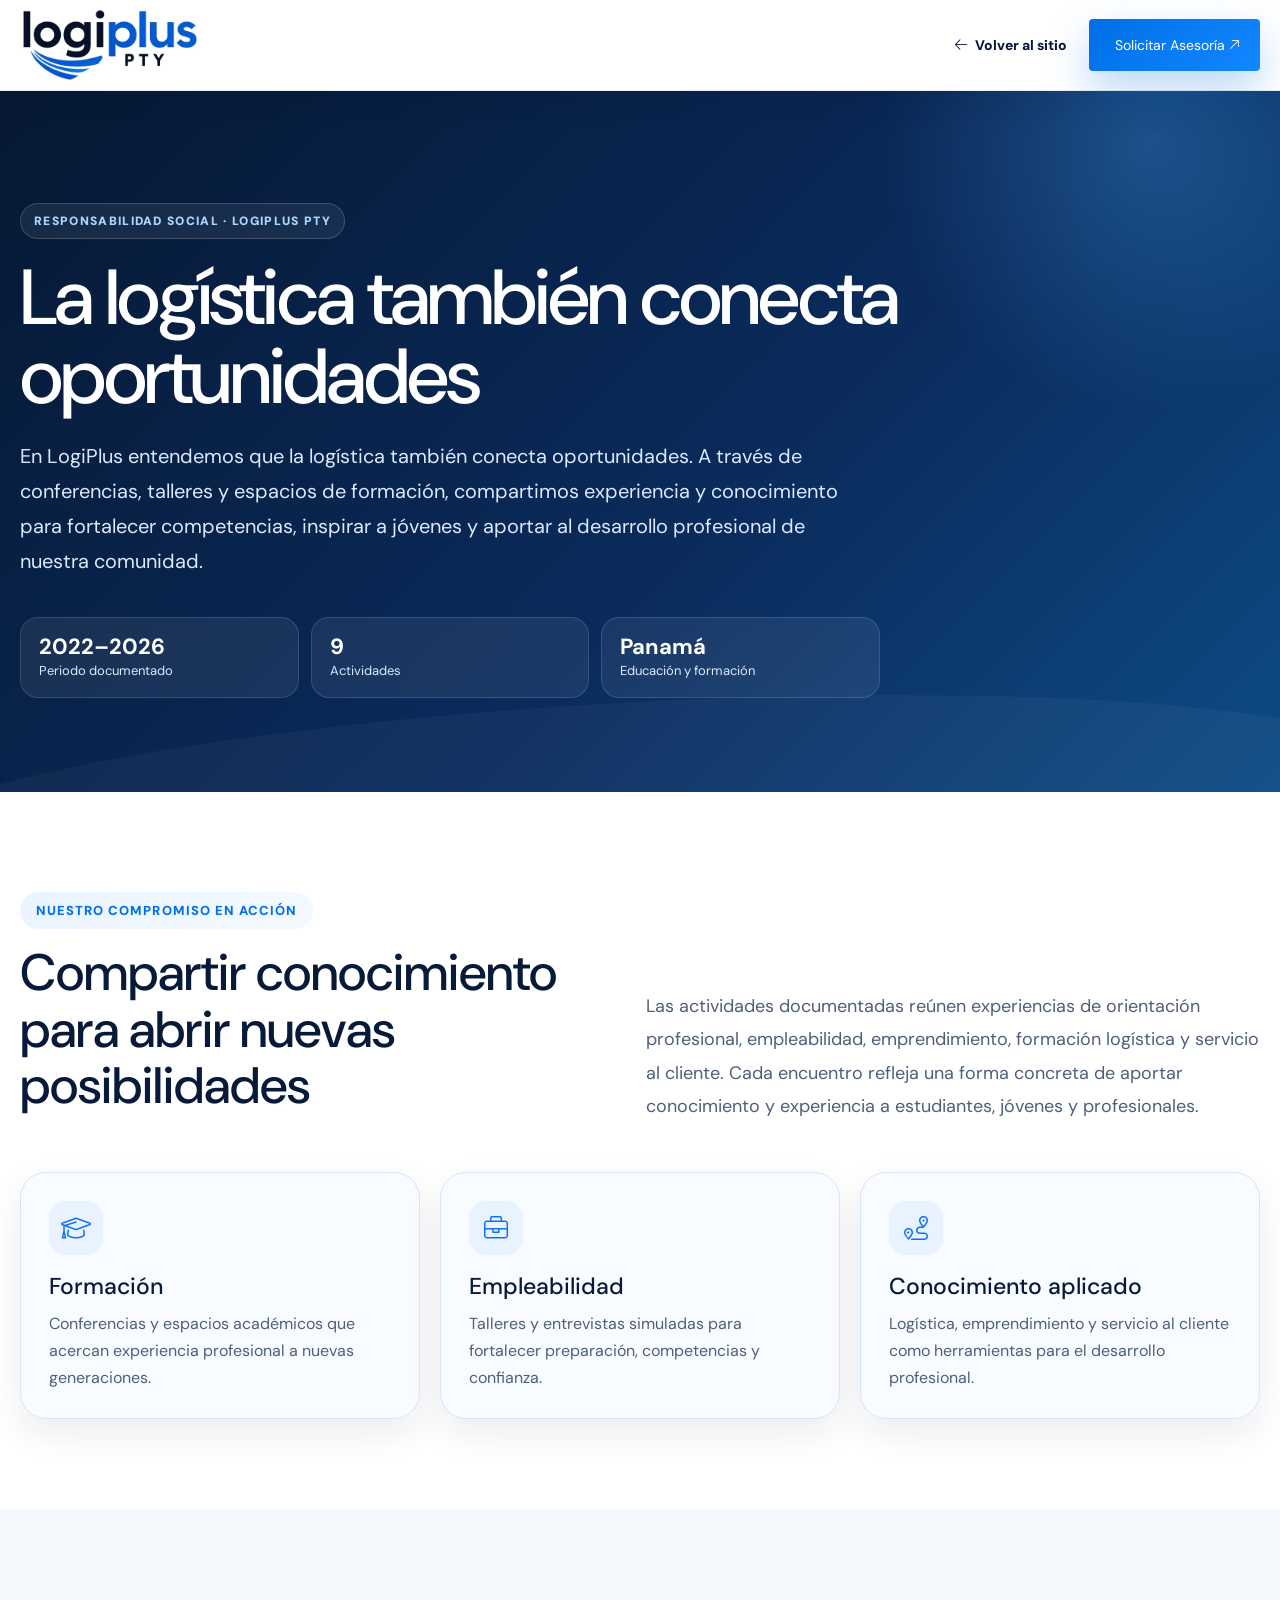
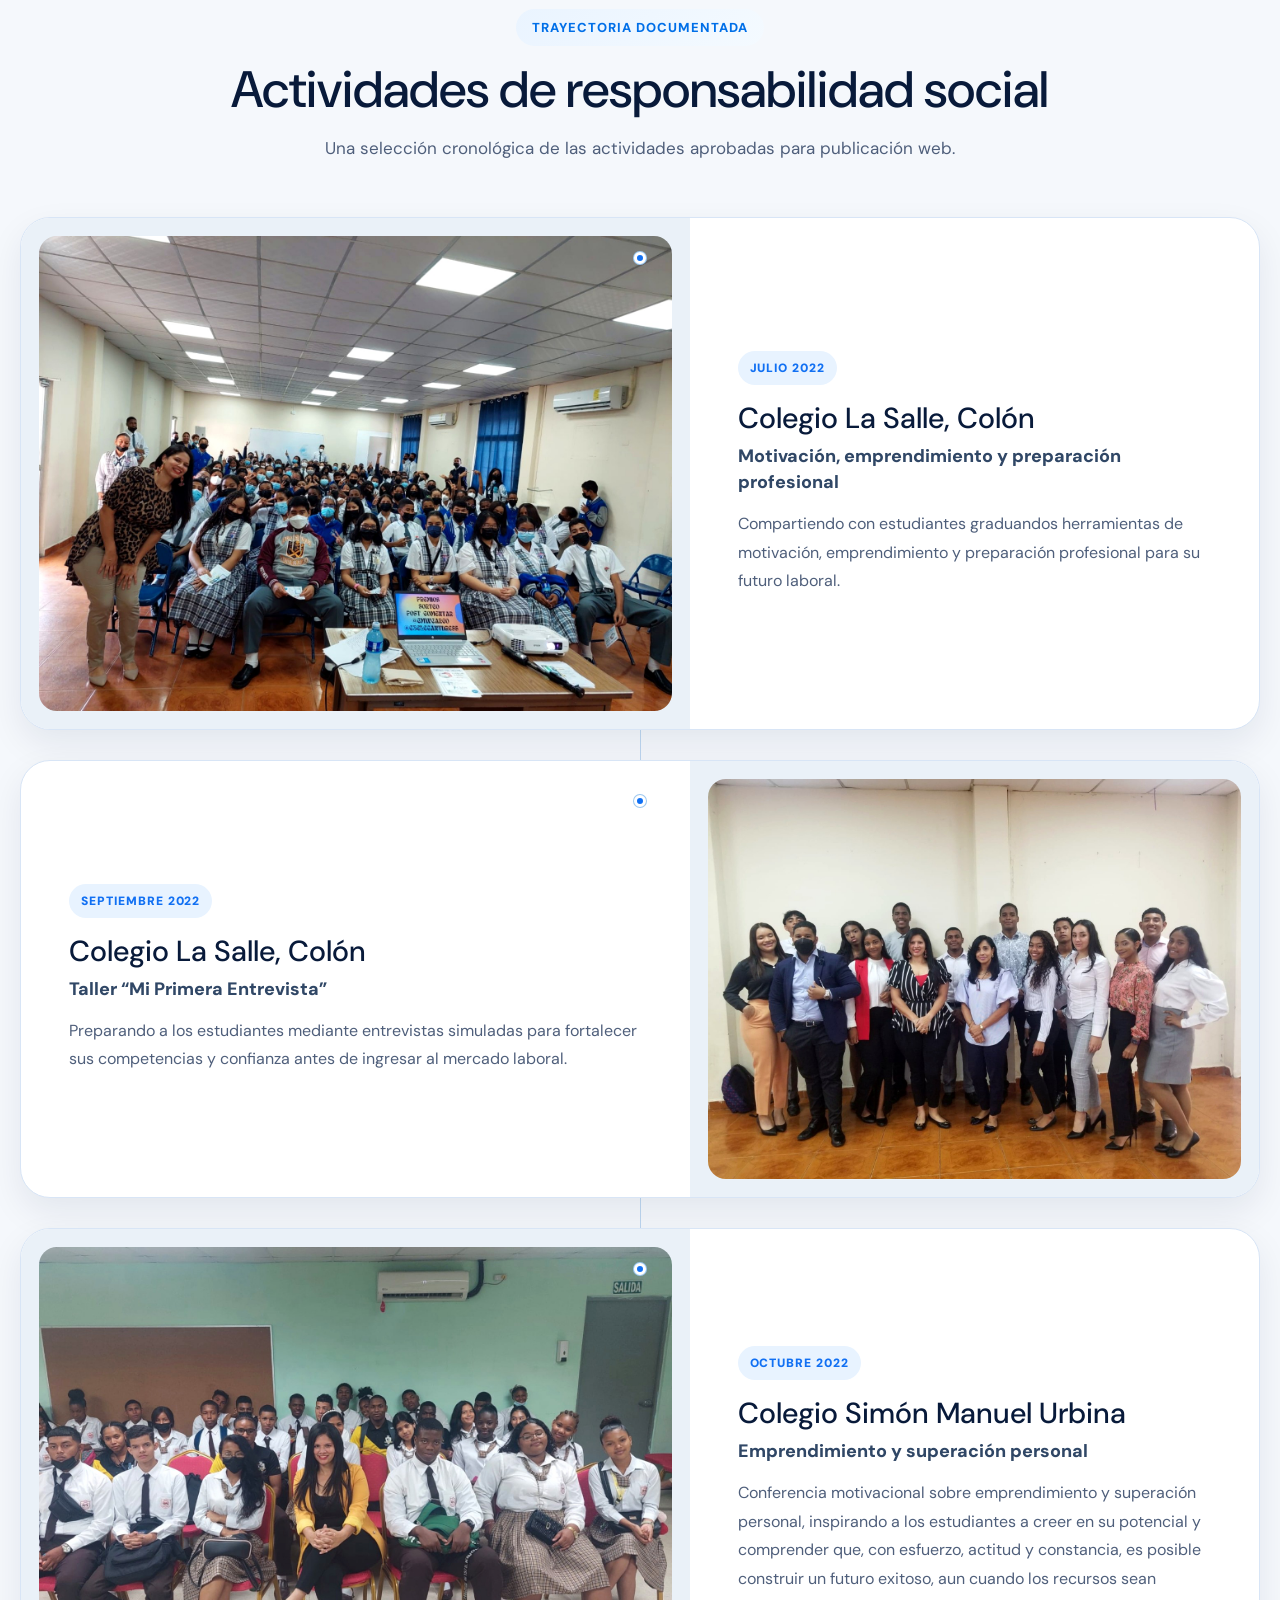
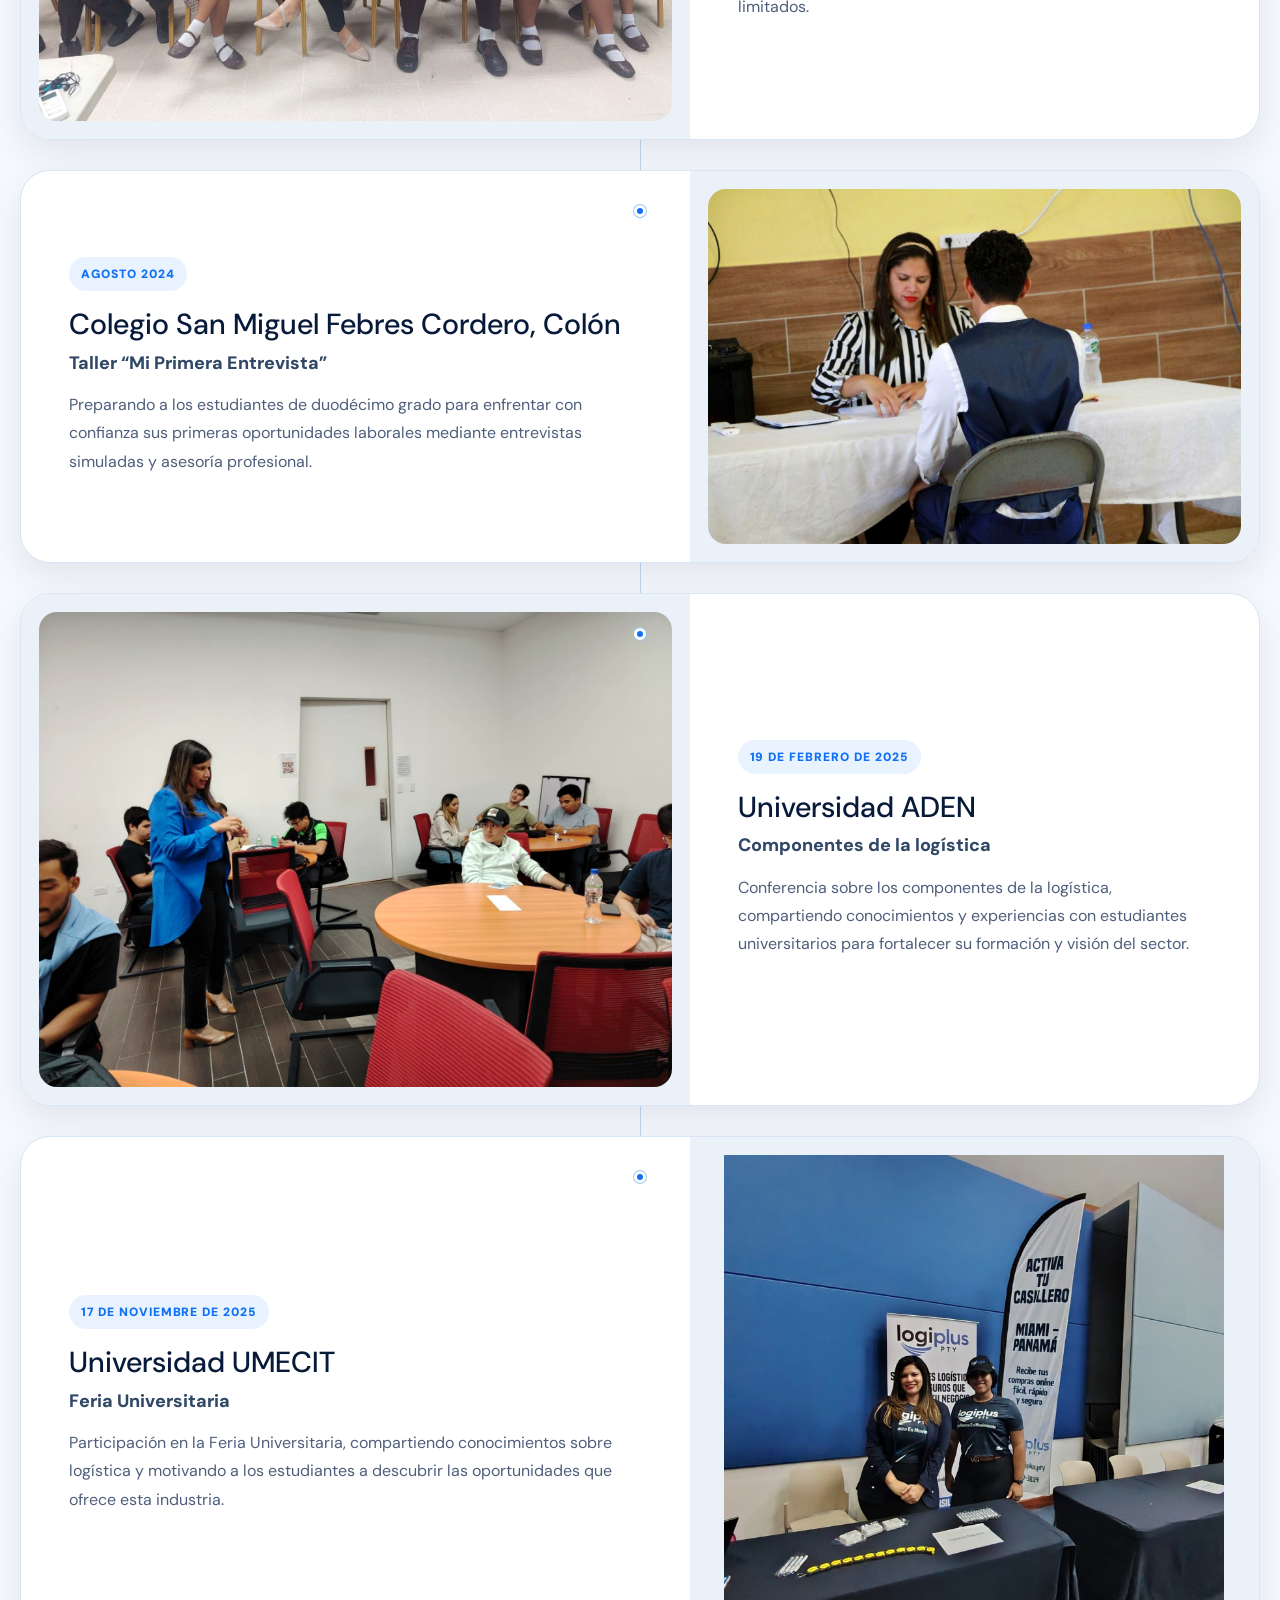
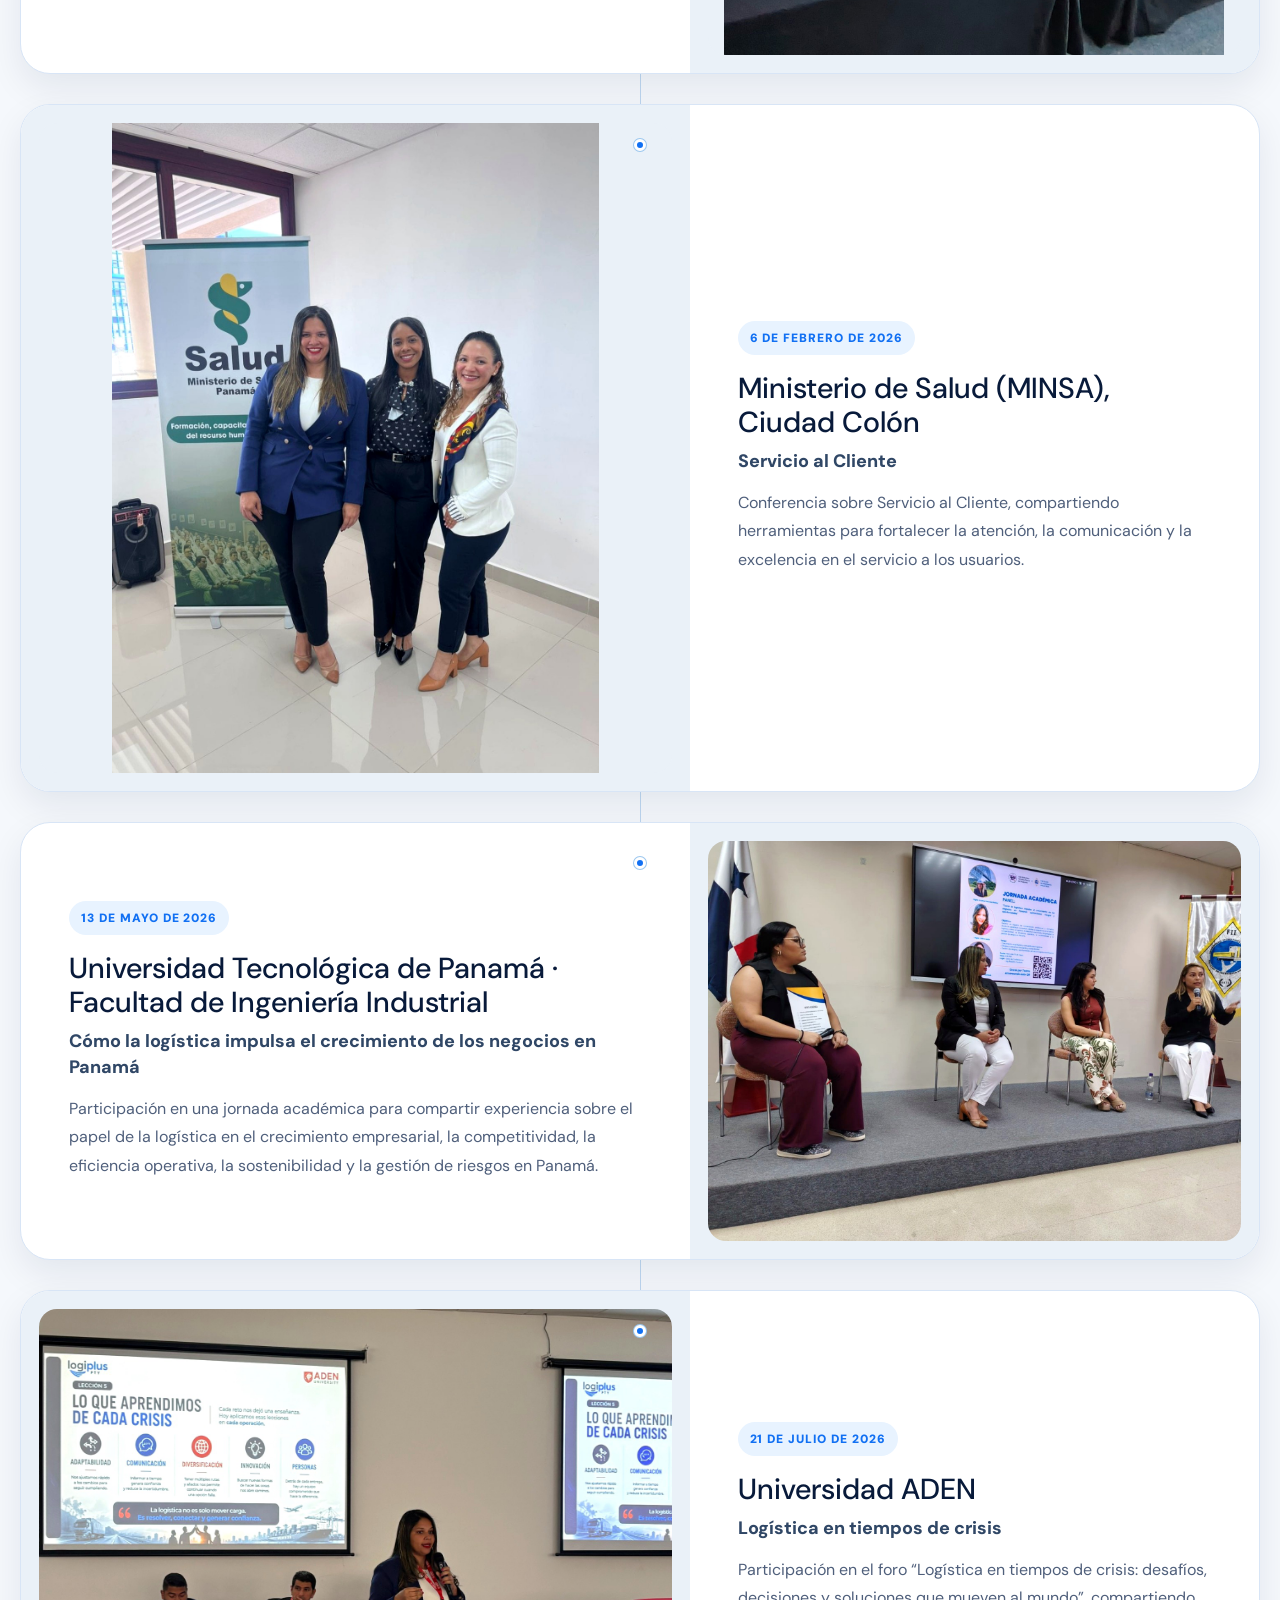
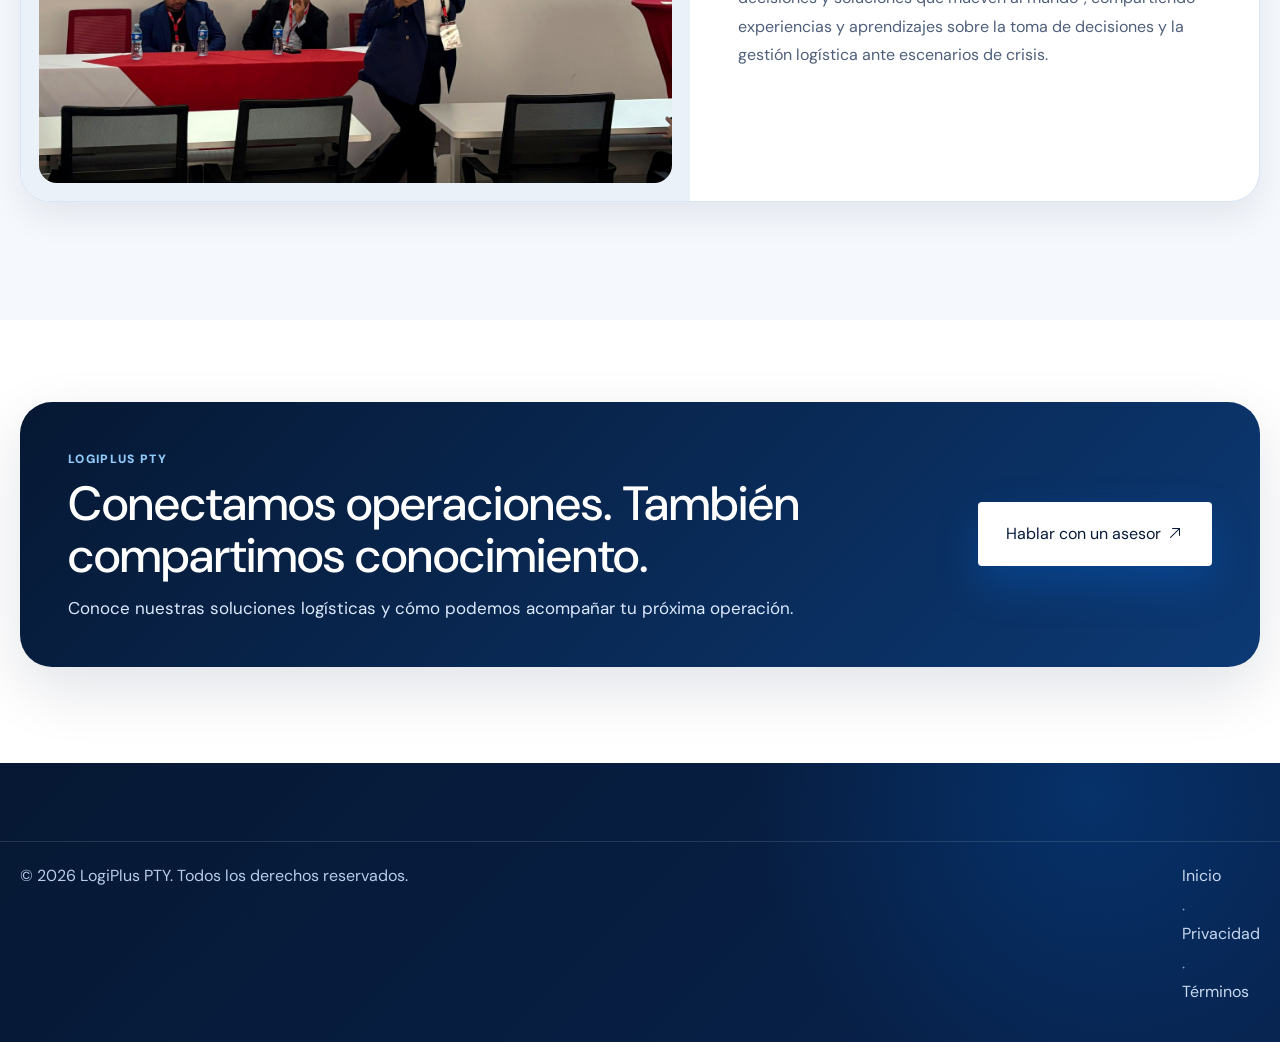
<file: compromiso-social.html>
<!DOCTYPE html>
<html lang="es">
<head>
  <meta charset="UTF-8">
  <meta name="viewport" content="width=device-width, initial-scale=1.0">
  <title>Responsabilidad Social | LogiPlus PTY</title>
  <meta name="description" content="Conoce las iniciativas de responsabilidad social de LogiPlus PTY: conferencias, talleres y espacios de formación desarrollados entre 2022 y 2026 en colegios, universidades e instituciones de Panamá.">
  <meta name="robots" content="index, follow">
  <link rel="canonical" href="https://logtranspor.vercel.app/compromiso-social.html">
  <meta property="og:type" content="website">
  <meta property="og:title" content="Responsabilidad Social | LogiPlus PTY">
  <meta property="og:description" content="La logística también conecta oportunidades. Conoce las actividades de formación y desarrollo profesional impulsadas por LogiPlus PTY.">
  <meta property="og:image" content="https://logtranspor.vercel.app/assets/images/logiplus/responsabilidad-social/08_UTP_Mayo_2026.jpg">
  <link rel="shortcut icon" type="image/png" href="assets/images/logo/logiplus-favicon.png">
  <link rel="stylesheet" href="assets/css/font-awesome-pro.css">
  <link rel="stylesheet" href="assets/css/bootstrap.min.css">
  <link rel="stylesheet" href="assets/css/style.css">
  <link rel="stylesheet" href="assets/css/logiplus-custom.css?v=9.1">
  <script type="application/ld+json">
  {
    "@context":"https://schema.org",
    "@type":"CollectionPage",
    "name":"Responsabilidad Social de LogiPlus PTY",
    "description":"Conferencias, talleres y espacios de formación desarrollados por LogiPlus PTY para fortalecer competencias, inspirar a jóvenes y aportar al desarrollo profesional de la comunidad.",
    "url":"https://logtranspor.vercel.app/compromiso-social.html",
    "isPartOf":{"@type":"WebSite","name":"LogiPlus PTY","url":"https://logtranspor.vercel.app/"}
  }
  </script>
</head>
<body class="lp-internal-body lp-social-body">
  <header class="lp-nav-shell lp-internal-nav">
    <div class="trucker__container lp-nav-shell__inner">
      <a class="lp-brand" href="index.html" aria-label="LogiPlus PTY - Inicio"><img src="assets/images/logo/logiplus-logo.webp" alt="LogiPlus PTY"></a>
      <div class="lp-internal-nav__actions">
        <a class="lp-internal-nav__back" href="index.html#comunidad"><i class="fa-light fa-arrow-left"></i> Volver al sitio</a>
        <a class="trucker__btn-style-1 lp-nav-cta" href="index.html#contacto">Solicitar Asesoría <i class="fa-light fa-arrow-up-right"></i></a>
      </div>
    </div>
  </header>

  <main>
    <section class="lp-social-hero">
      <div class="trucker__container">
        <div class="lp-social-hero__content">
          <span class="lp-social-eyebrow">RESPONSABILIDAD SOCIAL · LOGIPLUS PTY</span>
          <h1>La logística también conecta oportunidades</h1>
          <p>En LogiPlus entendemos que la logística también conecta oportunidades. A través de conferencias, talleres y espacios de formación, compartimos experiencia y conocimiento para fortalecer competencias, inspirar a jóvenes y aportar al desarrollo profesional de nuestra comunidad.</p>
          <div class="lp-social-hero__meta" aria-label="Resumen de responsabilidad social">
            <span><strong>2022–2026</strong>Periodo documentado</span>
            <span><strong>9</strong>Actividades</span>
            <span><strong>Panamá</strong>Educación y formación</span>
          </div>
        </div>
      </div>
    </section>

    <section class="lp-social-intro">
      <div class="trucker__container">
        <div class="lp-social-intro__grid">
          <div>
            <span class="trucker__sub-titel">NUESTRO COMPROMISO EN ACCIÓN</span>
            <h2 class="trucker__main-title">Compartir conocimiento para abrir nuevas posibilidades</h2>
          </div>
          <p>Las actividades documentadas reúnen experiencias de orientación profesional, empleabilidad, emprendimiento, formación logística y servicio al cliente. Cada encuentro refleja una forma concreta de aportar conocimiento y experiencia a estudiantes, jóvenes y profesionales.</p>
        </div>
        <div class="lp-social-pillars">
          <article><i class="fa-light fa-graduation-cap"></i><h3>Formación</h3><p>Conferencias y espacios académicos que acercan experiencia profesional a nuevas generaciones.</p></article>
          <article><i class="fa-light fa-briefcase"></i><h3>Empleabilidad</h3><p>Talleres y entrevistas simuladas para fortalecer preparación, competencias y confianza.</p></article>
          <article><i class="fa-light fa-route"></i><h3>Conocimiento aplicado</h3><p>Logística, emprendimiento y servicio al cliente como herramientas para el desarrollo profesional.</p></article>
        </div>
      </div>
    </section>

    <section class="lp-social-activities" aria-labelledby="actividades-title">
      <div class="trucker__container">
        <div class="lp-social-section-head">
          <span class="trucker__sub-titel">TRAYECTORIA DOCUMENTADA</span>
          <h2 id="actividades-title" class="trucker__main-title">Actividades de responsabilidad social</h2>
          <p>Una selección cronológica de las actividades aprobadas para publicación web.</p>
        </div>

        <div class="lp-social-timeline">
          <article class="lp-social-event">
            <div class="lp-social-event__media"><img src="assets/images/logiplus/responsabilidad-social/01_La_Salle_Julio_2022.jpg" alt="Estudiantes graduandos en actividad de motivación, emprendimiento y preparación profesional en el Colegio La Salle de Colón" loading="lazy"></div>
            <div class="lp-social-event__content"><span class="lp-social-event__date">Julio 2022</span><h3>Colegio La Salle, Colón</h3><h4>Motivación, emprendimiento y preparación profesional</h4><p>Compartiendo con estudiantes graduandos herramientas de motivación, emprendimiento y preparación profesional para su futuro laboral.</p></div>
          </article>

          <article class="lp-social-event lp-social-event--reverse">
            <div class="lp-social-event__media"><img src="assets/images/logiplus/responsabilidad-social/02_La_Salle_Septiembre_2022.jpg" alt="Participantes del taller Mi Primera Entrevista en el Colegio La Salle de Colón" loading="lazy"></div>
            <div class="lp-social-event__content"><span class="lp-social-event__date">Septiembre 2022</span><h3>Colegio La Salle, Colón</h3><h4>Taller “Mi Primera Entrevista”</h4><p>Preparando a los estudiantes mediante entrevistas simuladas para fortalecer sus competencias y confianza antes de ingresar al mercado laboral.</p></div>
          </article>

          <article class="lp-social-event">
            <div class="lp-social-event__media"><img src="assets/images/logiplus/responsabilidad-social/03_Simon_Manuel_Urbina_2022.jpg" alt="Estudiantes durante conferencia de emprendimiento y superación personal en el Colegio Simón Manuel Urbina" loading="lazy"></div>
            <div class="lp-social-event__content"><span class="lp-social-event__date">Octubre 2022</span><h3>Colegio Simón Manuel Urbina</h3><h4>Emprendimiento y superación personal</h4><p>Conferencia motivacional sobre emprendimiento y superación personal, inspirando a los estudiantes a creer en su potencial y comprender que, con esfuerzo, actitud y constancia, es posible construir un futuro exitoso, aun cuando los recursos sean limitados.</p></div>
          </article>

          <article class="lp-social-event lp-social-event--reverse">
            <div class="lp-social-event__media"><img src="assets/images/logiplus/responsabilidad-social/04_Febres_Cordero_2024.jpg" alt="Entrevista simulada del taller Mi Primera Entrevista en el Colegio San Miguel Febres Cordero de Colón" loading="lazy"></div>
            <div class="lp-social-event__content"><span class="lp-social-event__date">Agosto 2024</span><h3>Colegio San Miguel Febres Cordero, Colón</h3><h4>Taller “Mi Primera Entrevista”</h4><p>Preparando a los estudiantes de duodécimo grado para enfrentar con confianza sus primeras oportunidades laborales mediante entrevistas simuladas y asesoría profesional.</p></div>
          </article>

          <article class="lp-social-event">
            <div class="lp-social-event__media"><img src="assets/images/logiplus/responsabilidad-social/05_ADEN_Febrero_2025.jpg" alt="Conferencia sobre componentes de la logística con estudiantes de Universidad ADEN" loading="lazy"></div>
            <div class="lp-social-event__content"><span class="lp-social-event__date">19 de febrero de 2025</span><h3>Universidad ADEN</h3><h4>Componentes de la logística</h4><p>Conferencia sobre los componentes de la logística, compartiendo conocimientos y experiencias con estudiantes universitarios para fortalecer su formación y visión del sector.</p></div>
          </article>

          <article class="lp-social-event lp-social-event--reverse">
            <div class="lp-social-event__media lp-social-event__media--square"><img src="assets/images/logiplus/responsabilidad-social/06_UMECIT_Noviembre_2025.jpg" alt="Participación de LogiPlus en la Feria Universitaria de Universidad UMECIT" loading="lazy"></div>
            <div class="lp-social-event__content"><span class="lp-social-event__date">17 de noviembre de 2025</span><h3>Universidad UMECIT</h3><h4>Feria Universitaria</h4><p>Participación en la Feria Universitaria, compartiendo conocimientos sobre logística y motivando a los estudiantes a descubrir las oportunidades que ofrece esta industria.</p></div>
          </article>

          <article class="lp-social-event">
            <div class="lp-social-event__media lp-social-event__media--portrait"><img src="assets/images/logiplus/responsabilidad-social/07_MINSA_Febrero_2026.jpg" alt="Conferencia de Servicio al Cliente en el Ministerio de Salud, Ciudad Colón" loading="lazy"></div>
            <div class="lp-social-event__content"><span class="lp-social-event__date">6 de febrero de 2026</span><h3>Ministerio de Salud (MINSA), Ciudad Colón</h3><h4>Servicio al Cliente</h4><p>Conferencia sobre Servicio al Cliente, compartiendo herramientas para fortalecer la atención, la comunicación y la excelencia en el servicio a los usuarios.</p></div>
          </article>

          <article class="lp-social-event lp-social-event--reverse">
            <div class="lp-social-event__media"><img src="assets/images/logiplus/responsabilidad-social/08_UTP_Mayo_2026.jpg" alt="Jornada académica sobre logística y crecimiento de los negocios en la Facultad de Ingeniería Industrial de la Universidad Tecnológica de Panamá" loading="lazy"></div>
            <div class="lp-social-event__content"><span class="lp-social-event__date">13 de mayo de 2026</span><h3>Universidad Tecnológica de Panamá · Facultad de Ingeniería Industrial</h3><h4>Cómo la logística impulsa el crecimiento de los negocios en Panamá</h4><p>Participación en una jornada académica para compartir experiencia sobre el papel de la logística en el crecimiento empresarial, la competitividad, la eficiencia operativa, la sostenibilidad y la gestión de riesgos en Panamá.</p></div>
          </article>

          <article class="lp-social-event">
            <div class="lp-social-event__media"><img src="assets/images/logiplus/responsabilidad-social/09_ADEN_Julio_2026.jpg" alt="Foro Logística en tiempos de crisis en Universidad ADEN" loading="lazy"></div>
            <div class="lp-social-event__content"><span class="lp-social-event__date">21 de julio de 2026</span><h3>Universidad ADEN</h3><h4>Logística en tiempos de crisis</h4><p>Participación en el foro “Logística en tiempos de crisis: desafíos, decisiones y soluciones que mueven al mundo”, compartiendo experiencias y aprendizajes sobre la toma de decisiones y la gestión logística ante escenarios de crisis.</p></div>
          </article>
        </div>
      </div>
    </section>

    <section class="lp-social-cta">
      <div class="trucker__container">
        <div class="lp-social-cta__card">
          <div><span>LOGIPLUS PTY</span><h2>Conectamos operaciones. También compartimos conocimiento.</h2><p>Conoce nuestras soluciones logísticas y cómo podemos acompañar tu próxima operación.</p></div>
          <a class="trucker__btn-style-1" href="index.html#contacto">Hablar con un asesor <i class="fa-light fa-arrow-up-right"></i></a>
        </div>
      </div>
    </section>
  </main>

  <footer class="lp-footer">
    <div class="trucker__container lp-footer__bottom" style="margin-top:0">
      <span>© 2026 LogiPlus PTY. Todos los derechos reservados.</span>
      <span><a href="index.html">Inicio</a> · <a href="privacidad.html">Privacidad</a> · <a href="terminos.html">Términos</a></span>
    </div>
  </footer>
</body>
</html>
</file>
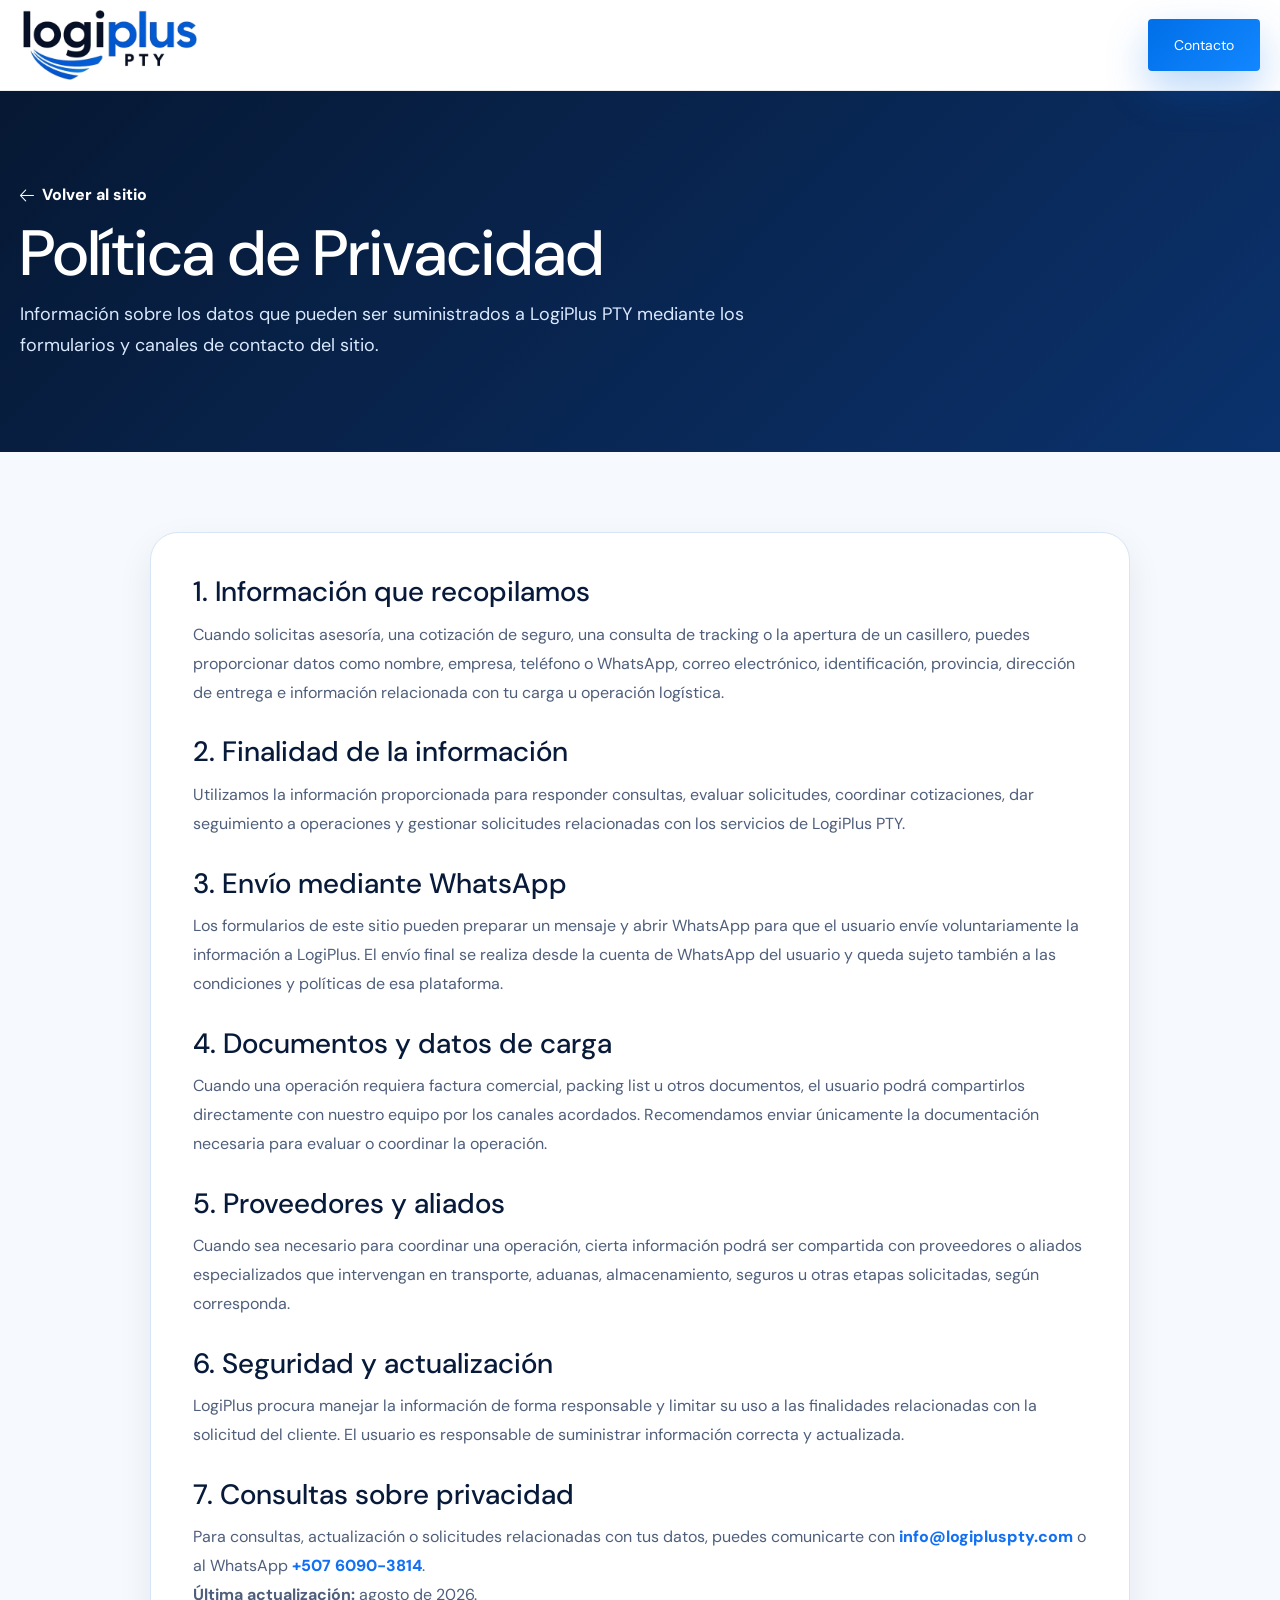
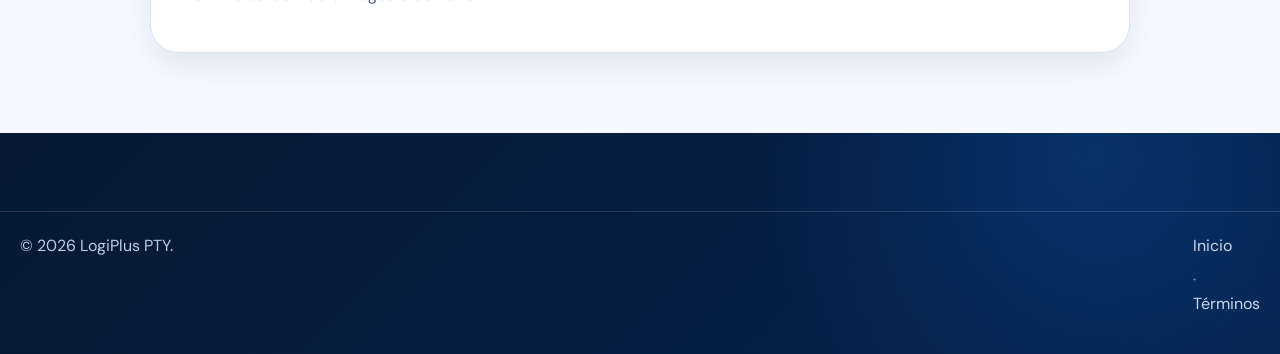
<file: privacidad.html>
<!DOCTYPE html>
<html lang="es">
<head>
  <meta charset="UTF-8">
  <meta name="viewport" content="width=device-width, initial-scale=1.0">
  <title>Política de Privacidad | LogiPlus PTY</title>
  <meta name="robots" content="index, follow">
  <link rel="canonical" href="https://logtranspor.vercel.app/privacidad.html">
  <link rel="shortcut icon" type="image/png" href="assets/images/logo/logiplus-favicon.png">
  <link rel="stylesheet" href="assets/css/font-awesome-pro.css">
  <link rel="stylesheet" href="assets/css/bootstrap.min.css">
  <link rel="stylesheet" href="assets/css/style.css">
  <link rel="stylesheet" href="assets/css/logiplus-custom.css?v=9.0">
</head>
<body class="lp-internal-body">
  <header class="lp-nav-shell"><div class="trucker__container lp-nav-shell__inner"><a class="lp-brand" href="index.html"><img src="assets/images/logo/logiplus-logo.webp" alt="LogiPlus PTY"></a><a class="trucker__btn-style-1 lp-nav-cta" href="index.html#contacto">Contacto</a></div></header>
  <main>
    <section class="lp-internal-hero"><div class="trucker__container"><a class="lp-back-home" href="index.html"><i class="fa-light fa-arrow-left"></i> Volver al sitio</a><h1>Política de Privacidad</h1><p>Información sobre los datos que pueden ser suministrados a LogiPlus PTY mediante los formularios y canales de contacto del sitio.</p></div></section>
    <section class="lp-internal-content"><div class="trucker__container"><article class="lp-legal-card">
      <h2>1. Información que recopilamos</h2><p>Cuando solicitas asesoría, una cotización de seguro, una consulta de tracking o la apertura de un casillero, puedes proporcionar datos como nombre, empresa, teléfono o WhatsApp, correo electrónico, identificación, provincia, dirección de entrega e información relacionada con tu carga u operación logística.</p>
      <h2>2. Finalidad de la información</h2><p>Utilizamos la información proporcionada para responder consultas, evaluar solicitudes, coordinar cotizaciones, dar seguimiento a operaciones y gestionar solicitudes relacionadas con los servicios de LogiPlus PTY.</p>
      <h2>3. Envío mediante WhatsApp</h2><p>Los formularios de este sitio pueden preparar un mensaje y abrir WhatsApp para que el usuario envíe voluntariamente la información a LogiPlus. El envío final se realiza desde la cuenta de WhatsApp del usuario y queda sujeto también a las condiciones y políticas de esa plataforma.</p>
      <h2>4. Documentos y datos de carga</h2><p>Cuando una operación requiera factura comercial, packing list u otros documentos, el usuario podrá compartirlos directamente con nuestro equipo por los canales acordados. Recomendamos enviar únicamente la documentación necesaria para evaluar o coordinar la operación.</p>
      <h2>5. Proveedores y aliados</h2><p>Cuando sea necesario para coordinar una operación, cierta información podrá ser compartida con proveedores o aliados especializados que intervengan en transporte, aduanas, almacenamiento, seguros u otras etapas solicitadas, según corresponda.</p>
      <h2>6. Seguridad y actualización</h2><p>LogiPlus procura manejar la información de forma responsable y limitar su uso a las finalidades relacionadas con la solicitud del cliente. El usuario es responsable de suministrar información correcta y actualizada.</p>
      <h2>7. Consultas sobre privacidad</h2><p>Para consultas, actualización o solicitudes relacionadas con tus datos, puedes comunicarte con <a href="mailto:info@logipluspty.com">info@logipluspty.com</a> o al WhatsApp <a href="https://wa.me/50760903814">+507 6090-3814</a>.</p>
      <p><strong>Última actualización:</strong> agosto de 2026.</p>
    </article></div></section>
  </main>
  <footer class="lp-footer"><div class="trucker__container lp-footer__bottom" style="margin-top:0"><span>© 2026 LogiPlus PTY.</span><span><a href="index.html">Inicio</a> · <a href="terminos.html">Términos</a></span></div></footer>
</body>
</html>
</file>
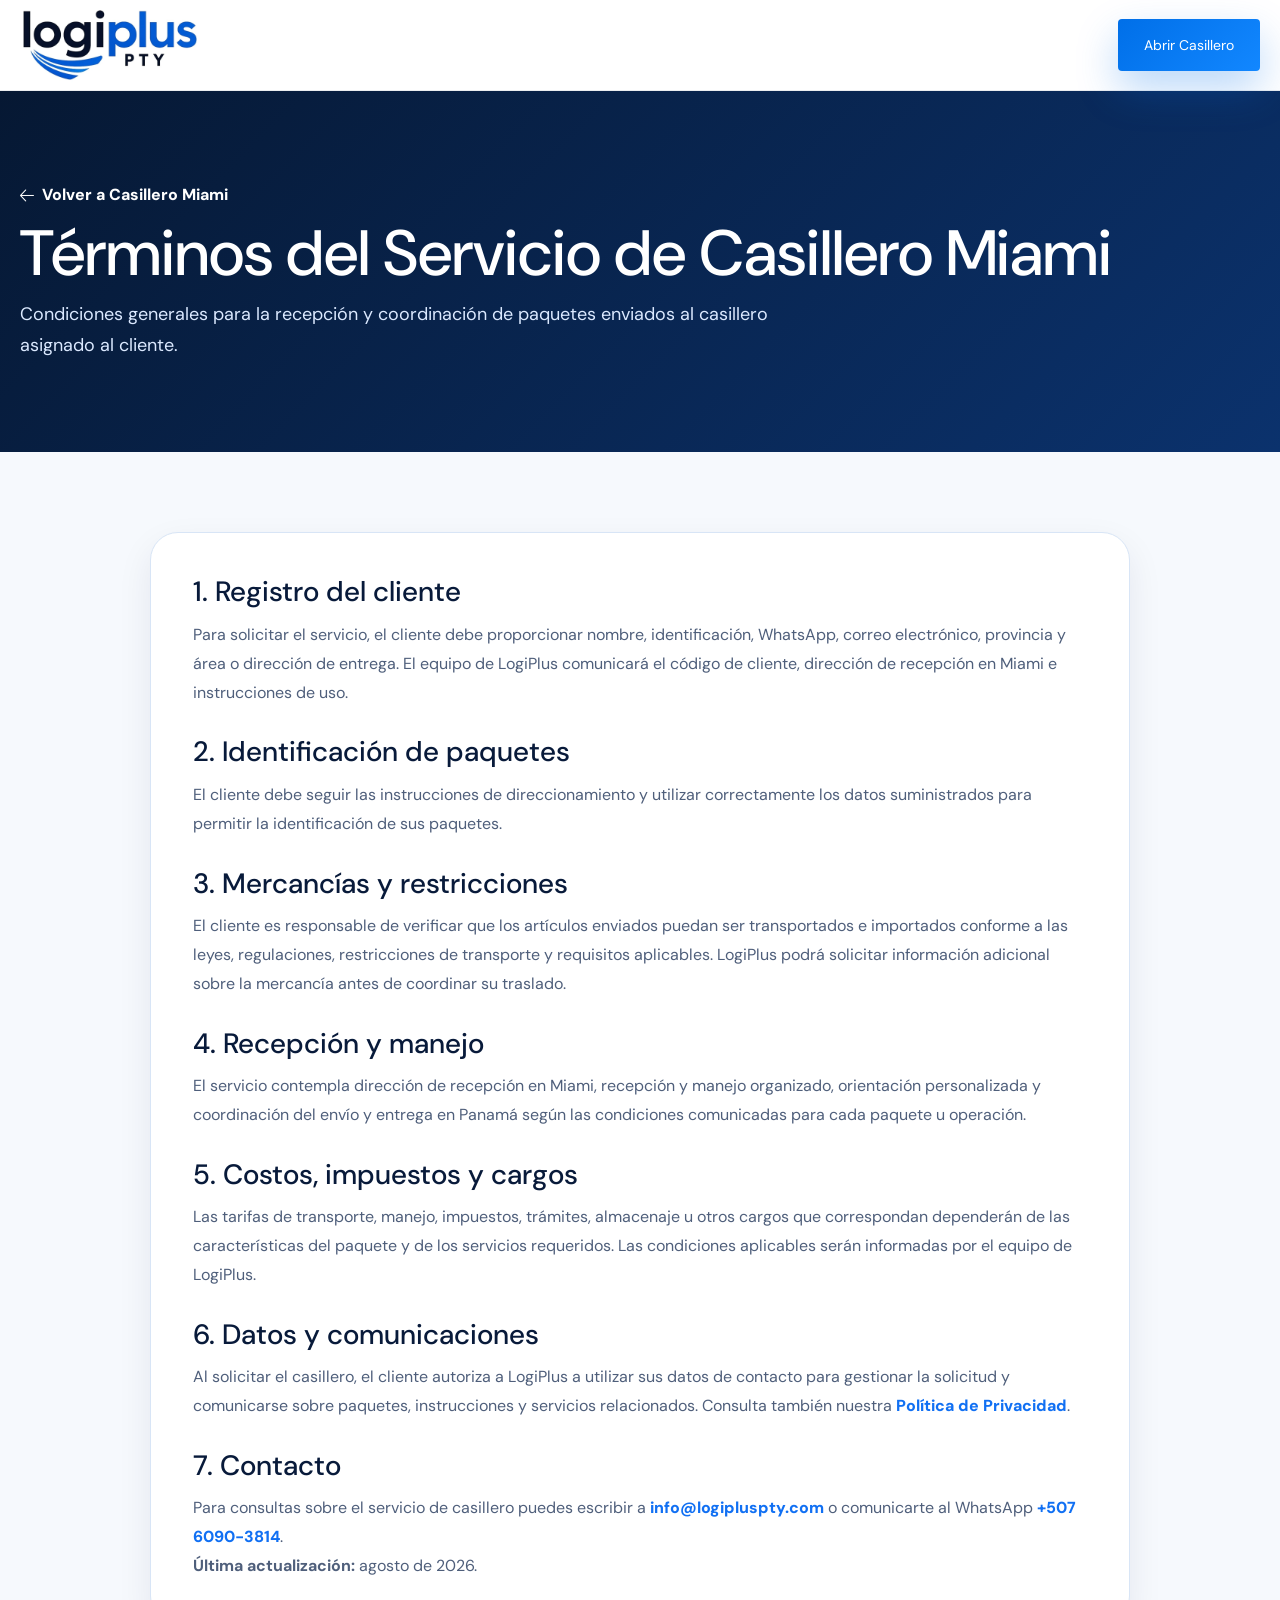
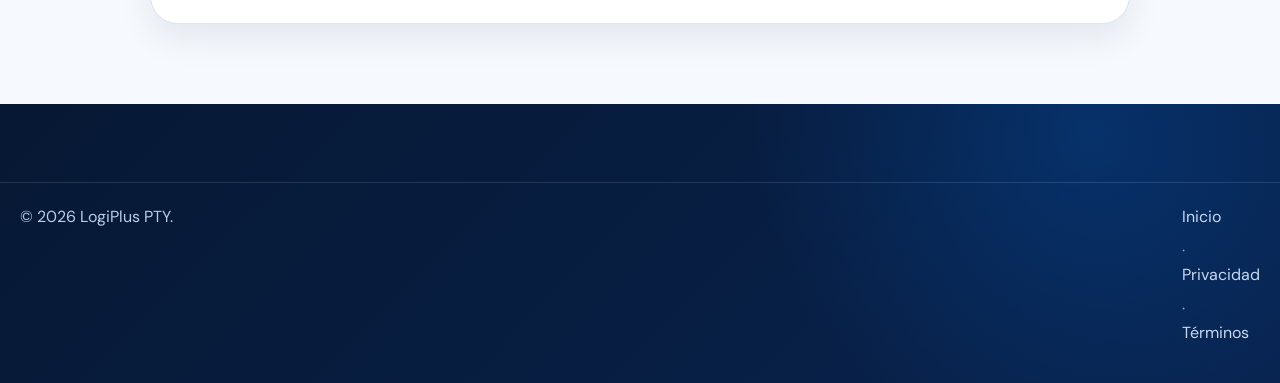
<file: terminos-casillero.html>
<!DOCTYPE html>
<html lang="es">
<head>
  <meta charset="UTF-8">
  <meta name="viewport" content="width=device-width, initial-scale=1.0">
  <title>Términos del Servicio de Casillero Miami | LogiPlus PTY</title>
  <meta name="robots" content="index, follow">
  <link rel="canonical" href="https://logtranspor.vercel.app/terminos-casillero.html">
  <link rel="shortcut icon" type="image/png" href="assets/images/logo/logiplus-favicon.png">
  <link rel="stylesheet" href="assets/css/font-awesome-pro.css">
  <link rel="stylesheet" href="assets/css/bootstrap.min.css">
  <link rel="stylesheet" href="assets/css/style.css">
  <link rel="stylesheet" href="assets/css/logiplus-custom.css?v=9.0">
</head>
<body class="lp-internal-body">
  <header class="lp-nav-shell"><div class="trucker__container lp-nav-shell__inner"><a class="lp-brand" href="index.html"><img src="assets/images/logo/logiplus-logo.webp" alt="LogiPlus PTY"></a><a class="trucker__btn-style-1 lp-nav-cta" href="index.html#casillero">Abrir Casillero</a></div></header>
  <main>
    <section class="lp-internal-hero"><div class="trucker__container"><a class="lp-back-home" href="index.html#casillero"><i class="fa-light fa-arrow-left"></i> Volver a Casillero Miami</a><h1>Términos del Servicio de Casillero Miami</h1><p>Condiciones generales para la recepción y coordinación de paquetes enviados al casillero asignado al cliente.</p></div></section>
    <section class="lp-internal-content"><div class="trucker__container"><article class="lp-legal-card">
      <h2>1. Registro del cliente</h2><p>Para solicitar el servicio, el cliente debe proporcionar nombre, identificación, WhatsApp, correo electrónico, provincia y área o dirección de entrega. El equipo de LogiPlus comunicará el código de cliente, dirección de recepción en Miami e instrucciones de uso.</p>
      <h2>2. Identificación de paquetes</h2><p>El cliente debe seguir las instrucciones de direccionamiento y utilizar correctamente los datos suministrados para permitir la identificación de sus paquetes.</p>
      <h2>3. Mercancías y restricciones</h2><p>El cliente es responsable de verificar que los artículos enviados puedan ser transportados e importados conforme a las leyes, regulaciones, restricciones de transporte y requisitos aplicables. LogiPlus podrá solicitar información adicional sobre la mercancía antes de coordinar su traslado.</p>
      <h2>4. Recepción y manejo</h2><p>El servicio contempla dirección de recepción en Miami, recepción y manejo organizado, orientación personalizada y coordinación del envío y entrega en Panamá según las condiciones comunicadas para cada paquete u operación.</p>
      <h2>5. Costos, impuestos y cargos</h2><p>Las tarifas de transporte, manejo, impuestos, trámites, almacenaje u otros cargos que correspondan dependerán de las características del paquete y de los servicios requeridos. Las condiciones aplicables serán informadas por el equipo de LogiPlus.</p>
      <h2>6. Datos y comunicaciones</h2><p>Al solicitar el casillero, el cliente autoriza a LogiPlus a utilizar sus datos de contacto para gestionar la solicitud y comunicarse sobre paquetes, instrucciones y servicios relacionados. Consulta también nuestra <a href="privacidad.html">Política de Privacidad</a>.</p>
      <h2>7. Contacto</h2><p>Para consultas sobre el servicio de casillero puedes escribir a <a href="mailto:info@logipluspty.com">info@logipluspty.com</a> o comunicarte al WhatsApp <a href="https://wa.me/50760903814">+507 6090-3814</a>.</p>
      <p><strong>Última actualización:</strong> agosto de 2026.</p>
    </article></div></section>
  </main>
  <footer class="lp-footer"><div class="trucker__container lp-footer__bottom" style="margin-top:0"><span>© 2026 LogiPlus PTY.</span><span><a href="index.html">Inicio</a> · <a href="privacidad.html">Privacidad</a> · <a href="terminos.html">Términos</a></span></div></footer>
</body>
</html>
</file>
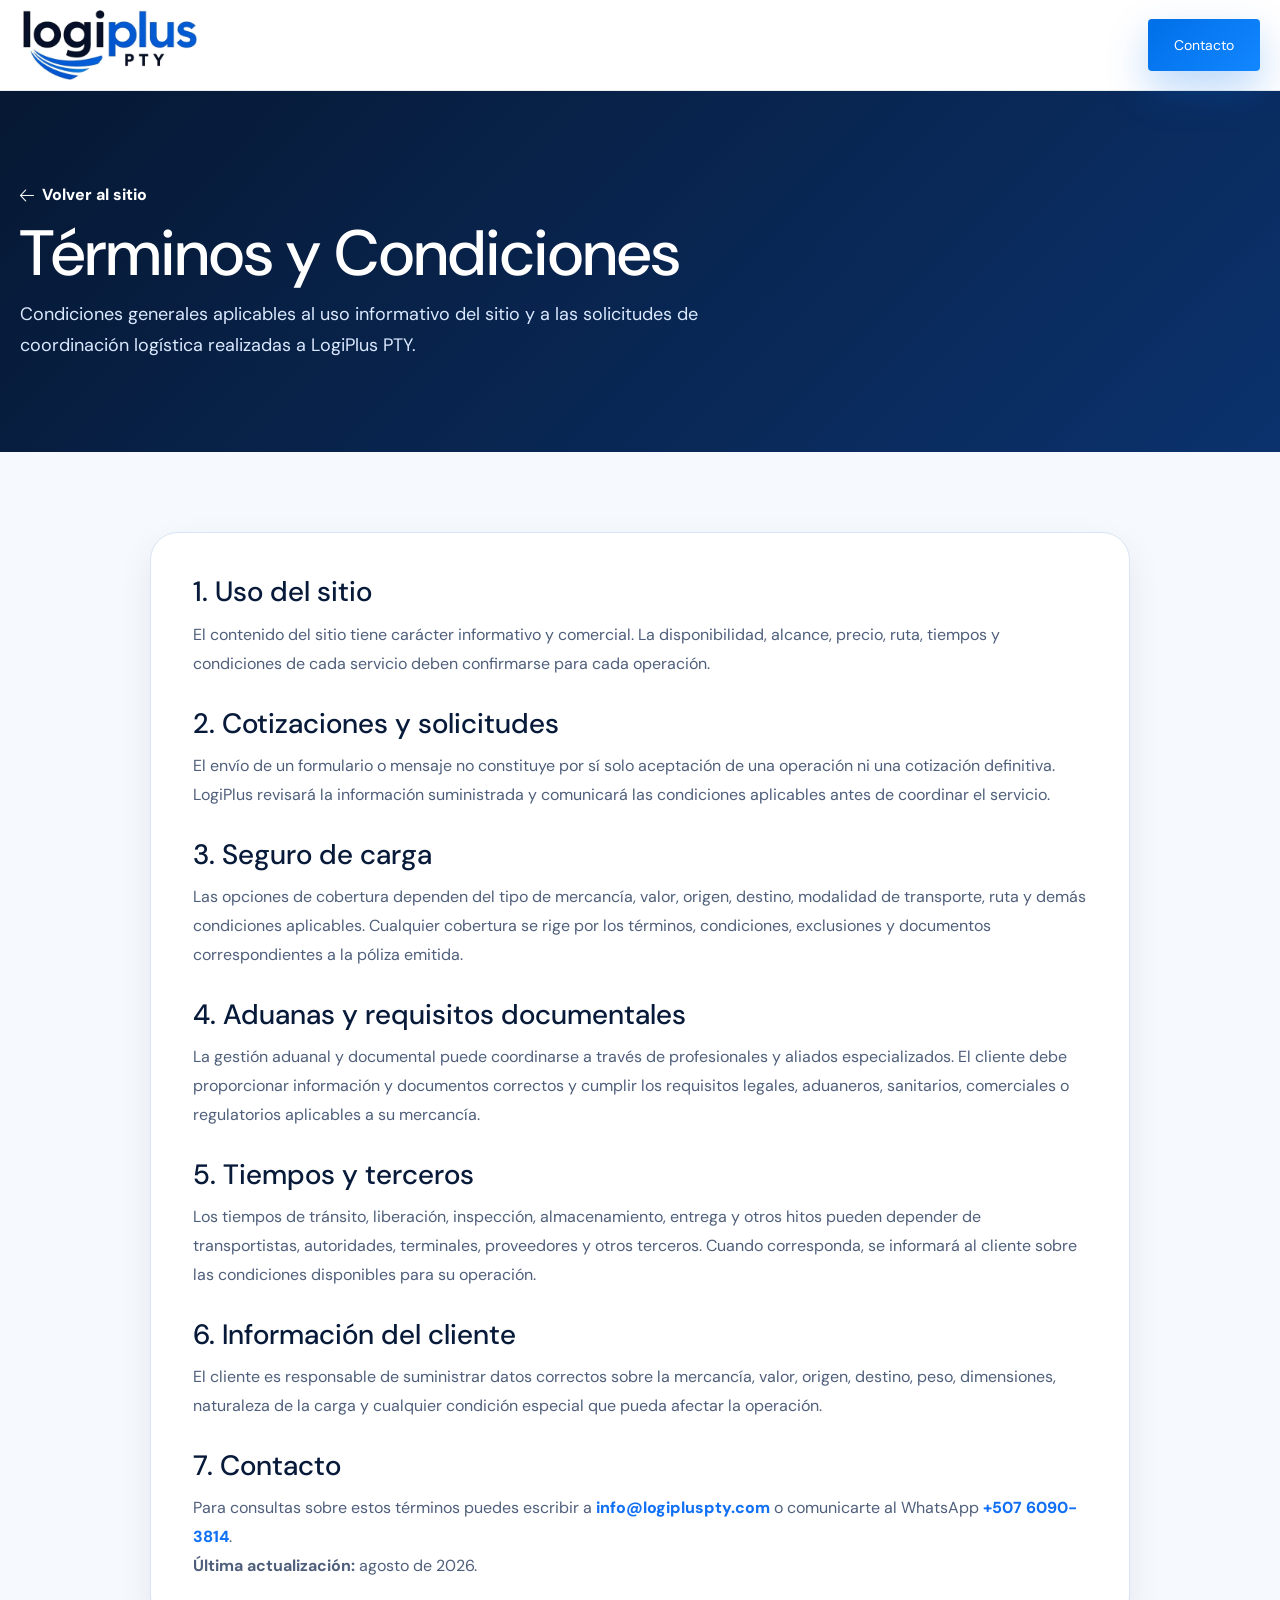
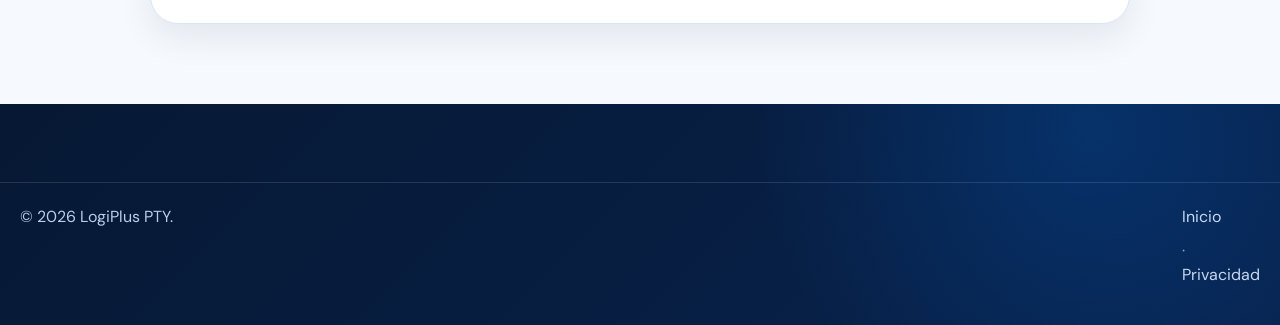
<file: terminos.html>
<!DOCTYPE html>
<html lang="es">
<head>
  <meta charset="UTF-8">
  <meta name="viewport" content="width=device-width, initial-scale=1.0">
  <title>Términos y Condiciones | LogiPlus PTY</title>
  <meta name="robots" content="index, follow">
  <link rel="canonical" href="https://logtranspor.vercel.app/terminos.html">
  <link rel="shortcut icon" type="image/png" href="assets/images/logo/logiplus-favicon.png">
  <link rel="stylesheet" href="assets/css/font-awesome-pro.css">
  <link rel="stylesheet" href="assets/css/bootstrap.min.css">
  <link rel="stylesheet" href="assets/css/style.css">
  <link rel="stylesheet" href="assets/css/logiplus-custom.css?v=9.0">
</head>
<body class="lp-internal-body">
  <header class="lp-nav-shell"><div class="trucker__container lp-nav-shell__inner"><a class="lp-brand" href="index.html"><img src="assets/images/logo/logiplus-logo.webp" alt="LogiPlus PTY"></a><a class="trucker__btn-style-1 lp-nav-cta" href="index.html#contacto">Contacto</a></div></header>
  <main>
    <section class="lp-internal-hero"><div class="trucker__container"><a class="lp-back-home" href="index.html"><i class="fa-light fa-arrow-left"></i> Volver al sitio</a><h1>Términos y Condiciones</h1><p>Condiciones generales aplicables al uso informativo del sitio y a las solicitudes de coordinación logística realizadas a LogiPlus PTY.</p></div></section>
    <section class="lp-internal-content"><div class="trucker__container"><article class="lp-legal-card">
      <h2>1. Uso del sitio</h2><p>El contenido del sitio tiene carácter informativo y comercial. La disponibilidad, alcance, precio, ruta, tiempos y condiciones de cada servicio deben confirmarse para cada operación.</p>
      <h2>2. Cotizaciones y solicitudes</h2><p>El envío de un formulario o mensaje no constituye por sí solo aceptación de una operación ni una cotización definitiva. LogiPlus revisará la información suministrada y comunicará las condiciones aplicables antes de coordinar el servicio.</p>
      <h2>3. Seguro de carga</h2><p>Las opciones de cobertura dependen del tipo de mercancía, valor, origen, destino, modalidad de transporte, ruta y demás condiciones aplicables. Cualquier cobertura se rige por los términos, condiciones, exclusiones y documentos correspondientes a la póliza emitida.</p>
      <h2>4. Aduanas y requisitos documentales</h2><p>La gestión aduanal y documental puede coordinarse a través de profesionales y aliados especializados. El cliente debe proporcionar información y documentos correctos y cumplir los requisitos legales, aduaneros, sanitarios, comerciales o regulatorios aplicables a su mercancía.</p>
      <h2>5. Tiempos y terceros</h2><p>Los tiempos de tránsito, liberación, inspección, almacenamiento, entrega y otros hitos pueden depender de transportistas, autoridades, terminales, proveedores y otros terceros. Cuando corresponda, se informará al cliente sobre las condiciones disponibles para su operación.</p>
      <h2>6. Información del cliente</h2><p>El cliente es responsable de suministrar datos correctos sobre la mercancía, valor, origen, destino, peso, dimensiones, naturaleza de la carga y cualquier condición especial que pueda afectar la operación.</p>
      <h2>7. Contacto</h2><p>Para consultas sobre estos términos puedes escribir a <a href="mailto:info@logipluspty.com">info@logipluspty.com</a> o comunicarte al WhatsApp <a href="https://wa.me/50760903814">+507 6090-3814</a>.</p>
      <p><strong>Última actualización:</strong> agosto de 2026.</p>
    </article></div></section>
  </main>
  <footer class="lp-footer"><div class="trucker__container lp-footer__bottom" style="margin-top:0"><span>© 2026 LogiPlus PTY.</span><span><a href="index.html">Inicio</a> · <a href="privacidad.html">Privacidad</a></span></div></footer>
</body>
</html>
</file>
<file: assets/css/style.css>
@charset "UTF-8";
/*
Theme Name: Trucker 
Author: Website_Stock
Author URI: https://themeforest.net/user/website_stock
Discription: Transport Courier & Logistics Html5 Template
Version: 1.0.0
Developed By : MD Saiful Islam Tamim
*/
/************************************** base css **************************************/
/* Author CSS */
@import url("https://fonts.googleapis.com/css2?family=DM+Sans:ital,opsz,wght@0,9..40,100..1000;1,9..40,100..1000&family=Heebo:wght@100..900&display=swap");
@import url("https://fonts.googleapis.com/css2?family=Jost:ital,wght@0,100..900;1,100..900&display=swap");
* {
  box-sizing: border-box;
  margin: 0;
  padding: 0;
}

html {
  overflow: hidden;
  overflow-y: auto;
  scroll-behavior: smooth;
  margin: 0;
  padding: 0;
}

body {
  margin: 0;
  padding: 0;
  position: relative;
  font-family: "DM Sans", serif;
  color: #062E39;
  overflow-x: hidden;
  -ms-word-wrap: break-word;
  word-wrap: break-word;
  -moz-osx-font-smoothing: grayscale;
  -webkit-font-smoothing: antialiased;
  -moz-font-smoothing: antialiased;
}

ul {
  margin: 0;
  padding: 0;
  list-style: none;
}

a:hover,
a:focus {
  text-decoration: none;
  outline: none;
}

a {
  text-decoration: none;
}

input:focus,
textarea:focus,
select:focus,
button:focus {
  outline: none;
}

button {
  cursor: pointer;
}

img {
  max-width: 100%;
  height: auto;
  display: block;
}

h1,
h2,
h3,
h4,
h5,
h5 {
  font-family: "DM Sans", serif;
  margin: 0;
}

p {
  margin: 0;
}

h1,
h2,
h3,
h4,
h5,
h5,
p,
a,
article,
aside,
span,
li,
button,
input,
textarea {
  text-wrap: auto;
  list-style-type: none;
}

p,
a,
article,
aside,
span,
li,
a,
button,
input,
textarea {
  font-family: "DM Sans", serif;
}

.trucker__container {
  max-width: 1296px;
  margin: 0 auto;
  padding: 0 20px;
}

/***************** spacing padding *************/
.trucker__ptb-140 {
  padding: 140px 0;
}

.trucker__pt-140 {
  padding-top: 140px;
}

.trucker__pb-140 {
  padding-bottom: 140px;
}

.trucker__pt-120 {
  padding-top: 120px;
}

.trucker__ptb-120 {
  padding: 120px 0;
}

.trucker__pt-100 {
  padding-top: 100px;
}

.trucker__ptb-60 {
  padding: 60px 0;
}

.trucker__pt-20 {
  padding-top: 20px;
}

.trucker__pt-25 {
  padding-top: 25px;
}

.trucker__pb-20 {
  padding-bottom: 20px;
}

.trucker__pt-40 {
  padding-top: 40px;
}

.trucker__pt-30 {
  padding-top: 30px;
}

.trucker__pt-32 {
  padding-top: 32px;
}

.trucker__pb-30 {
  padding-bottom: 30px;
}

.trucker__pb-32 {
  padding-bottom: 32px;
}

.trucker__pb-40 {
  padding-bottom: 40px;
}

.trucker__pb-100 {
  padding-bottom: 100px;
}

.trucker__pb-140 {
  padding-bottom: 140px;
}

.trucker__py-20 {
  padding-top: 20px;
  padding-bottom: 20px;
}

.trucker__px-20 {
  padding-left: 20px;
  padding-right: 20px;
}

.trucker__px-25 {
  padding-left: 25px;
  padding-right: 25px;
}

.trucker__px-28 {
  padding-left: 28px;
  padding-right: 28px;
}

.trucker__px-32 {
  padding-left: 32px;
  padding-right: 32px;
}

.trucker__py-32 {
  padding-top: 32px;
  padding-bottom: 32px;
}

.trucker__px-40 {
  padding-left: 40px;
  padding-right: 40px;
}

.trucker__py-40 {
  padding-top: 40px;
  padding-bottom: 40px;
}

/*********************** spacing margin ***********************/
.trucker__mt-10 {
  margin-top: 10px;
}

.trucker__mt-20 {
  margin-top: 20px;
}

.trucker__mt-30 {
  margin-top: 30px;
}

.trucker__mt-32 {
  margin-top: 32px;
}

.trucker__mt-40 {
  margin-top: 40px;
}

.trucker__mt-48 {
  margin-top: 48px;
}

.trucker__mt-50 {
  margin-top: 50px;
}

.trucker__mt-60 {
  margin-top: 60px;
}

.trucker__mt-70 {
  margin-top: 70px;
}

.trucker__mt-80 {
  margin-top: 80px;
}

.trucker__mb-10 {
  margin-bottom: 10px;
}

.trucker__mb-20 {
  margin-bottom: 20px;
}

.trucker__mb-30 {
  margin-bottom: 30px;
}

.trucker__mb-32 {
  margin-bottom: 32px;
}

.trucker__mb-40 {
  margin-bottom: 40px;
}

.trucker__mb-50 {
  margin-bottom: 50px;
}

.trucker__mb-60 {
  margin-bottom: 60px;
}

.trucker__mb-70 {
  margin-bottom: 70px;
}

.trucker__mb-100 {
  margin-bottom: 100px;
}

.trucker__mx-32 {
  margin-left: 32px;
  margin-right: 32px;
}

.trucker__mx-40 {
  margin-left: 40px;
  margin-right: 40px;
}

.trucker__my-32 {
  margin-top: 32px;
  margin-bottom: 32px;
}

.trucker__my-40 {
  margin-top: 40px;
  margin-bottom: 40px;
}

.trucker__mt-120 {
  margin-top: 120px;
}

/******************************* theme css **********************************/
.scroll-up {
  cursor: pointer;
  display: block;
  border-radius: 50px;
  box-shadow: inset 0 0 0 2px #2A9D8F;
  z-index: 99;
  opacity: 0;
  visibility: hidden;
  transform: translateY(15px);
  position: fixed;
  right: 25px;
  bottom: 35px;
  height: 50px;
  width: 50px;
  transition: all 0.3s ease-in-out;
}
.scroll-up::after {
  position: absolute;
  font-family: "Font Awesome 6 Pro";
  content: "\f062";
  text-align: center;
  line-height: 50px;
  font-weight: 700;
  font-size: 18px;
  color: #2A9D8F;
  left: 0;
  top: 0;
  height: 50px;
  width: 50px;
  cursor: pointer;
  display: block;
  z-index: 1;
  transition: all 0.3s ease-in-out;
}
.scroll-up svg path {
  fill: none;
}
.scroll-up svg.scroll-circle path {
  stroke: #062E39;
  stroke-width: 4px;
  box-sizing: border-box;
  transition: all 0.3s ease-in-out;
}

.scroll-up.active-scroll {
  opacity: 1;
  visibility: visible;
  transform: translateY(0);
}

.trucker__align-center {
  text-align: center;
}

.trucker__align-left {
  text-align: left;
}

.trucker__align-right {
  text-align: right;
}

.trucker__title-wrapper .trucker__main-title {
  font-size: 45px;
  font-weight: 700;
  color: #062E39;
}
@media (max-width: 767px) {
  .trucker__title-wrapper .trucker__main-title {
    font-size: 30px;
    line-height: 40px;
  }
  .trucker__title-wrapper .trucker__main-title br {
    display: none;
  }
}
@media (max-width: 439px) {
  .trucker__title-wrapper .trucker__main-title {
    font-size: 25px;
    line-height: 35px;
  }
}
.trucker__title-wrapper .trucker__sub-titel {
  color: #2A9D8F;
  font-size: 24px;
  font-weight: 700;
  line-height: 30px;
  margin-bottom: 34px;
}
@media (max-width: 767px) {
  .trucker__title-wrapper .trucker__sub-titel {
    font-size: 18px;
    line-height: 28px;
    margin-bottom: 20px;
  }
  .trucker__title-wrapper .trucker__sub-titel br {
    display: none;
  }
}

.range-input {
  width: 100%;
  background: linear-gradient(to right, #062E39 70%, #FFFFFF 70%);
  height: 6px;
  border-radius: 10px;
  appearance: none;
  cursor: pointer;
}

.range-input::-webkit-slider-runnable-track {
  height: 4px;
  background: transparent;
}

.range-input::-webkit-slider-thumb {
  -webkit-appearance: none;
  height: 16px;
  width: 16px;
  border-radius: 50%;
  background: #062E39;
  margin-top: -6px;
  cursor: pointer;
}

.range-input::-moz-range-track {
  height: 6px;
  background: transparent;
}

.range-input::-moz-range-thumb {
  height: 16px;
  width: 16px;
  border-radius: 50%;
  background: #062E39;
  cursor: pointer;
}

@keyframes trucker__headerStickyAnimations {
  0% {
    transform: translateY(-100px);
  }
  100% {
    transform: translateY(0px);
  }
}
@keyframes trucker__bounceY {
  0% {
    transform: translateY(0) translateX(0);
  }
  50% {
    transform: translateY(7px) translateX(15px);
  }
  to {
    transform: translateY(0) translateX(0);
  }
}
@keyframes trucker__bounceX {
  0% {
    transform: translateY(0) translateX(0);
  }
  50% {
    transform: translateY(15px) translateX(7px);
  }
  to {
    transform: translateY(0) translateX(0);
  }
}
@keyframes trucker__bounceX1 {
  0% {
    transform: translateX(0) translateY(0);
  }
  50% {
    transform: translateX(15px) translateY(7px);
  }
  to {
    transform: translateX(0) translateY(0);
  }
}
@keyframes scalingAnimation {
  0% {
    scale: 100%;
  }
  33.333% {
    scale: 0.5;
  }
  50% {
    scale: 0.7;
  }
  66.666% {
    scale: 0.9;
  }
  100% {
    scale: 100%;
  }
}
@keyframes scalingAnimation1 {
  0% {
    scale: 100%;
  }
  20% {
    scale: 95%;
  }
  50% {
    scale: 101%;
  }
  100% {
    scale: 100%;
  }
}
@keyframes trucker__rotingAnimation {
  100% {
    transform: rotate(360deg);
  }
}
@keyframes trucker__LeftBesiteAnimation {
  0% {
    left: 0;
  }
  25% {
    left: 5px;
  }
  75% {
    left: 8px;
  }
  100% {
    left: 0;
  }
}
@keyframes trucker__ImgFlowingAnimation {
  100% {
    left: 125%;
  }
}
@keyframes trucker__banner-slide {
  from {
    -webkit-transform: translateX(0);
    transform: translateX(0);
  }
  to {
    -webkit-transform: translateX(-100%);
    transform: translateX(-100%);
  }
}
@keyframes trucker__circle-text-rotate {
  0% {
    transform: rotate(0deg);
  }
  100% {
    transform: rotate(360deg);
  }
}
@keyframes trucker__scalingAnimation {
  0% {
    scale: 100%;
  }
  33.333% {
    scale: 0.5;
  }
  50% {
    scale: 0.7;
  }
  66.666% {
    scale: 0.9;
  }
  100% {
    scale: 100%;
  }
}
.trucker__slider-arrow {
  display: flex;
  align-items: center;
  justify-content: space-between;
  top: 50%;
  position: absolute;
  width: 100%;
  z-index: 1;
}
@media (max-width: 767px) {
  .trucker__slider-arrow {
    top: 39%;
    transform: translateY(-50%);
  }
}
@media (max-width: 575px) {
  .trucker__slider-arrow {
    justify-content: center;
    gap: 25px;
    left: 50%;
    transform: translateX(-50%);
    bottom: -65px;
    margin-top: 25px;
  }
}

.trucker__slider-btn {
  position: relative;
  width: 80px;
  height: 80px;
  border-radius: 50%;
  line-height: 80px;
  display: inline-block;
  text-align: center;
  background-color: #FFFFFF;
  color: #2A9D8F;
  font-size: 30px;
  transition: linear 0.4s;
}
@media (max-width: 767px) {
  .trucker__slider-btn {
    width: 50px;
    height: 50px;
    line-height: 50px;
    font-size: 18px;
  }
}
.trucker__slider-btn:hover {
  background-color: #2A9D8F;
  color: #FFFFFF;
}
.trucker__slider-btn::before {
  width: 90px;
  height: 90px;
  top: 50%;
  left: 50%;
  transform: translate(-50%, -50%);
  position: absolute;
  content: "";
  border-radius: 50%;
  border: 1px solid #2A9D8F;
}
@media (max-width: 767px) {
  .trucker__slider-btn::before {
    width: 60px;
    height: 60px;
  }
}
.trucker__slider-btn.trucker__next-slider-btn {
  left: 38px;
}
@media (max-width: 767px) {
  .trucker__slider-btn.trucker__next-slider-btn {
    left: 20px;
  }
}
@media (max-width: 575px) {
  .trucker__slider-btn.trucker__next-slider-btn {
    left: 0;
  }
}
.trucker__slider-btn.trucker__prev-slider-btn {
  right: 38px;
}
@media (max-width: 767px) {
  .trucker__slider-btn.trucker__prev-slider-btn {
    left: -20px;
  }
}
@media (max-width: 575px) {
  .trucker__slider-btn.trucker__prev-slider-btn {
    left: 0;
  }
}

.jarallax {
  position: relative;
  z-index: 0;
}

.jarallax > .jarallax-img,
picture.jarallax-img img {
  position: absolute;
  object-fit: cover;
  top: 0;
  left: 0;
  width: 100%;
  height: 100%;
  z-index: -1;
}

.trucker__delivary-bullet-point {
  text-align: center;
  margin-top: 45px;
}
@media (max-width: 767px) {
  .trucker__delivary-bullet-point {
    margin-top: 30px;
  }
}
.trucker__delivary-bullet-point .swiper-pagination-bullet {
  background-color: #88C2BB;
  width: 20px;
  height: 20px;
  border-radius: 50%;
}
.trucker__delivary-bullet-point .swiper-pagination-bullet.swiper-pagination-bullet-active {
  width: 25px;
  height: 25px;
  border-radius: 50%;
  background-color: #2A9D8F;
}

.trucker__slider-arrow-testimonial-home-2 {
  display: flex;
  align-items: center;
  justify-content: space-between;
  position: absolute;
  top: 50%;
  left: 50%;
  transform: translate(-50%, -50%);
  z-index: 1;
  width: 1296px;
  left: 50%;
}
@media (max-width: 1399px) {
  .trucker__slider-arrow-testimonial-home-2 {
    position: unset;
    left: 0;
    top: 0;
    bottom: 50px;
    transform: unset;
    justify-content: center;
    gap: 15px;
    margin-top: 30px;
    width: 100%;
  }
}
.trucker__slider-arrow-testimonial-home-2 .trucker__slider-testimonial-btn {
  width: 56px;
  height: 56px;
  border-radius: 50%;
  border: 1px solid #747474;
  line-height: 56px;
  display: inline-block;
  text-align: center;
  transition: linear 0.4s;
}
.trucker__slider-arrow-testimonial-home-2 .trucker__slider-testimonial-btn:hover {
  background-color: #2A9D8F;
  color: #FFFFFF;
  border-color: transparent;
}
.trucker__slider-arrow-testimonial-home-2 .trucker__slider-testimonial-btn::before {
  display: none;
}
.trucker__slider-arrow-testimonial-home-2 .trucker__next-slider-testimonial-btn {
  position: relative;
  left: -65px;
}
@media (max-width: 1499px) {
  .trucker__slider-arrow-testimonial-home-2 .trucker__next-slider-testimonial-btn {
    left: -30px;
  }
}
@media (max-width: 1399px) {
  .trucker__slider-arrow-testimonial-home-2 .trucker__next-slider-testimonial-btn {
    left: 0;
  }
}
.trucker__slider-arrow-testimonial-home-2 .trucker__prev-slider-testimonial-btn {
  position: relative;
  right: -65px;
}
@media (max-width: 1499px) {
  .trucker__slider-arrow-testimonial-home-2 .trucker__prev-slider-testimonial-btn {
    right: -30px;
  }
}
@media (max-width: 1399px) {
  .trucker__slider-arrow-testimonial-home-2 .trucker__prev-slider-testimonial-btn {
    right: 0;
  }
}

.odometer.odometer-auto-theme .odometer-digit .odometer-digit-inner,
.odometer.odometer-theme-default .odometer-digit .odometer-digit-inner {
  text-align: left;
  display: block;
  position: absolute;
  top: 0;
  left: 0;
  right: 0;
  bottom: 0;
  overflow: unset;
}

.mtFadeInUp {
  opacity: 0;
  /* Start invisible */
  animation: mtFadeInUp 2s ease-out forwards;
  /* 2 seconds duration, ease-out effect */
}

@keyframes mtFadeInUp {
  0% {
    opacity: 0;
    transform: translateY(30px);
    /* Start slightly below */
  }
  100% {
    opacity: 1;
    transform: translateY(0);
    /* End at original position */
  }
}
@keyframes mtslideInUp {
  from {
    transform: translateY(100%);
    opacity: 0;
  }
  to {
    transform: translateY(0);
    opacity: 1;
  }
}
.mtfadeInLeft {
  opacity: 0;
  /* Start invisible */
  animation: mtfadeInLeft 2s ease-out forwards;
  /* 2 seconds duration, ease-out effect */
}

@keyframes mtfadeInLeft {
  0% {
    opacity: 0;
    transform: translateX(-20px);
    /* Start slightly to the left */
  }
  100% {
    opacity: 1;
    transform: translateX(0);
    /* End at original position */
  }
}
.mtSkillInLeft {
  opacity: 0;
  /* Start invisible */
  animation: mtSkillInLeft 2s ease-out forwards;
  /* 2 seconds duration, ease-out effect */
}

@keyframes mtSkillInLeft {
  0% {
    opacity: 0;
    transform: translateX(-300px);
    /* Start slightly to the left */
  }
  100% {
    opacity: 1;
    transform: translateX(0);
    /* End at original position */
  }
}
.slideinup {
  -webkit-animation-name: slideinup;
  animation-name: slideinup;
}

@keyframes slideinup {
  0% {
    opacity: 0;
    transform: translateY(70px);
  }
  100% {
    transform: translateY(0);
  }
}
@keyframes slideinright {
  0% {
    opacity: 0;
    transform: translateX(70px);
  }
  100% {
    transform: translateX(0);
  }
}
@keyframes slideindown {
  0% {
    opacity: 0;
    transform: translateY(-70px);
  }
  100% {
    transform: translateY(0);
  }
}
.slideinleft {
  -webkit-animation-name: slideinleft;
  animation-name: slideinleft;
}

@keyframes slideinleft {
  0% {
    opacity: 0;
    transform: translateX(-70px);
  }
  100% {
    transform: translateX(0);
  }
}
@keyframes slidebottomright {
  0% {
    opacity: 0;
    transform: translateX(100px) translateY(100px);
  }
  100% {
    transform: translateX(0) translateY(0);
  }
}
@keyframes slidetopleft {
  0% {
    opacity: 0;
    transform: translateX(-100px) translateY(-100px);
  }
  100% {
    transform: translateX(0) translateY(0);
  }
}
@keyframes rotate {
  from {
    transform: rotate(0deg);
  }
  to {
    transform: rotate(360deg);
  }
  0% {
    border-right-color: transparent;
    border-bottom-color: transparent;
    border-top-color: transparent;
    border-left-color: transparent;
  }
  75% {
    border-top-color: #fff;
    border-left-color: #fff;
    border-right-color: #fff;
    border-bottom-color: transparent;
  }
  100% {
    border-right-color: transparent;
    border-bottom-color: transparent;
    border-top-color: transparent;
    border-left-color: transparent;
  }
}
/*img-animation**********************/
.img-custom-anim-right {
  animation: img-anim-right 1.3s forwards cubic-bezier(0.645, 0.045, 0.355, 1) 0.4s;
  opacity: 0;
}

@keyframes img-anim-right {
  0% {
    transform: translateX(5%);
    clip-path: inset(0 0 0 100%);
    opacity: 0;
  }
  100% {
    transform: translateX(0);
    clip-path: inset(0 0 0 0);
    opacity: 1;
  }
}
.img-custom-anim-left {
  animation: img-anim-left 1.3s forwards cubic-bezier(0.645, 0.045, 0.355, 1) 0.4s;
  opacity: 0;
}

@keyframes img-anim-left {
  0% {
    transform: translateX(-5%);
    clip-path: inset(0 100% 0 0);
    opacity: 0;
  }
  100% {
    transform: translateX(0);
    clip-path: inset(0 0 0 0);
    opacity: 1;
  }
}
.img-custom-anim-top {
  animation: img-anim-top 1.3s forwards cubic-bezier(0.645, 0.045, 0.355, 1);
  opacity: 0;
}

@keyframes img-anim-top {
  0% {
    transform: translateY(-5%);
    clip-path: inset(0 0 100% 0);
    opacity: 0;
  }
  100% {
    transform: translateY(0);
    clip-path: inset(0 0 0 0);
    opacity: 1;
  }
}
/******************************** components ******************************/
.trucker__header-area-home-1 .trucker__header-topbar {
  background-color: #062E39;
  padding-top: 6px;
  padding-bottom: 6px;
}
.trucker__header-area-home-1 .trucker__header-topbar .trucker__header-wrapper {
  display: flex;
  align-items: center;
  justify-content: space-between;
}
@media (max-width: 650px) {
  .trucker__header-area-home-1 .trucker__header-topbar .trucker__header-wrapper {
    display: block;
  }
}
.trucker__header-area-home-1 .trucker__header-topbar .trucker__header-wrapper .trucker__topbar-left {
  display: flex;
  align-items: center;
  gap: 87px;
}
@media (max-width: 767px) {
  .trucker__header-area-home-1 .trucker__header-topbar .trucker__header-wrapper .trucker__topbar-left {
    gap: 30px;
  }
}
@media (max-width: 650px) {
  .trucker__header-area-home-1 .trucker__header-topbar .trucker__header-wrapper .trucker__topbar-left {
    display: none;
  }
}
.trucker__header-area-home-1 .trucker__header-topbar .trucker__header-wrapper .trucker__topbar-left .trucker__header-topbar-info {
  transition: linear 0.4s;
}
.trucker__header-area-home-1 .trucker__header-topbar .trucker__header-wrapper .trucker__topbar-left .trucker__header-topbar-info:hover {
  color: #2A9D8F;
}
.trucker__header-area-home-1 .trucker__header-topbar .trucker__header-wrapper .trucker__topbar-right {
  display: flex;
  align-items: center;
  gap: 68px;
  position: relative;
}
.trucker__header-area-home-1 .trucker__header-topbar .trucker__header-wrapper .trucker__topbar-right::before {
  content: "";
  background: rgba(255, 255, 255, 0.2);
  position: absolute;
  left: 50%;
  transform: translateX(-50%);
  top: 50%;
  transform: translateY(-50%);
  width: 1px;
  height: 20.741px;
}
@media (max-width: 650px) {
  .trucker__header-area-home-1 .trucker__header-topbar .trucker__header-wrapper .trucker__topbar-right::before {
    display: none;
  }
}
@media (max-width: 767px) {
  .trucker__header-area-home-1 .trucker__header-topbar .trucker__header-wrapper .trucker__topbar-right {
    gap: 20px;
  }
}
@media (max-width: 650px) {
  .trucker__header-area-home-1 .trucker__header-topbar .trucker__header-wrapper .trucker__topbar-right {
    justify-content: space-between;
  }
}
.trucker__header-area-home-1 .trucker__header-topbar .trucker__header-wrapper .trucker__topbar-right .trucker__topbar-lan-select .nice-select {
  background-color: transparent;
  border: none;
  color: #FFFFFF;
  font-size: 15px;
  font-weight: 500;
}
.trucker__header-area-home-1 .trucker__header-topbar .trucker__header-wrapper .trucker__topbar-right .trucker__topbar-lan-select .nice-select::after {
  border-bottom: 2px solid #fff;
  border-right: 2px solid #fff;
  width: 8px;
  height: 8px;
  top: 45%;
}
.trucker__header-area-home-1 .trucker__header-topbar .trucker__header-wrapper .trucker__topbar-right .trucker__topbar-lan-select .nice-select .list {
  color: #061316;
  z-index: 99999;
}
.trucker__header-area-home-1 .trucker__header-topbar .trucker__header-wrapper .trucker__topbar-right .trucker__topbar-social-media {
  display: flex;
  align-items: center;
  gap: 15px;
}
.trucker__header-area-home-1 .trucker__header-topbar .trucker__header-wrapper .trucker__topbar-right .trucker__topbar-social-media a {
  transition: linear 0.4s;
}
.trucker__header-area-home-1 .trucker__header-topbar .trucker__header-wrapper .trucker__topbar-right .trucker__topbar-social-media a:hover {
  color: #2A9D8F;
}
.trucker__header-area-home-1 .trucker__header-menu {
  position: absolute;
  left: 0;
  width: 100%;
  z-index: 999;
}
.trucker__header-area-home-1 .trucker__header-menu.trucker__header-sticky {
  position: fixed !important;
  top: 0;
  animation: trucker__headerStickyAnimations 0.8s cubic-bezier(0.25, 0.46, 0.45, 0.94) both;
  display: block;
  width: 100%;
  z-index: 999;
  max-width: 100%;
  box-shadow: 10px 10px 42px -1px rgba(65, 63, 63, 0.15);
  background-color: #fff;
}
.trucker__header-area-home-1 .trucker__header-menu .trucker__menu-wrapper {
  background-color: #FFFFFF;
  display: flex;
  align-items: center;
  justify-content: space-between;
  padding: 22px 22px;
}
@media (max-width: 1099px) {
  .trucker__header-area-home-1 .trucker__header-menu .trucker__menu-wrapper .trucker__menu__inner {
    display: none;
  }
}
.trucker__header-area-home-1 .trucker__header-menu .trucker__menu-wrapper .trucker__menu__inner .trucker__menu {
  display: flex;
  align-items: center;
  gap: 69px;
}
@media (max-width: 1299px) {
  .trucker__header-area-home-1 .trucker__header-menu .trucker__menu-wrapper .trucker__menu__inner .trucker__menu {
    gap: 45px;
  }
}
.trucker__header-area-home-1 .trucker__header-menu .trucker__menu-wrapper .trucker__menu__inner .trucker__menu li {
  position: relative;
}
.trucker__header-area-home-1 .trucker__header-menu .trucker__menu-wrapper .trucker__menu__inner .trucker__menu li a {
  transition: linear 0.4s;
  position: relative;
}
.trucker__header-area-home-1 .trucker__header-menu .trucker__menu-wrapper .trucker__menu__inner .trucker__menu li a.trucker__submenu-open-here::after {
  content: "";
  position: absolute;
  background-color: #062E39;
  width: 2px;
  height: 10px;
  right: -12px;
  top: 54%;
  transform: translateY(-50%);
  transition: linear 0.3s;
}
.trucker__header-area-home-1 .trucker__header-menu .trucker__menu-wrapper .trucker__menu__inner .trucker__menu li a.trucker__submenu-open-here::before {
  content: "";
  position: absolute;
  background-color: #062E39;
  width: 10px;
  height: 2px;
  right: -16px;
  top: 54%;
  transform: translateY(-50%);
  transition: linear 0.3s;
}
.trucker__header-area-home-1 .trucker__header-menu .trucker__menu-wrapper .trucker__menu__inner .trucker__menu li a:hover {
  color: #2A9D8F;
}
.trucker__header-area-home-1 .trucker__header-menu .trucker__menu-wrapper .trucker__menu__inner .trucker__menu li .trucker__sub-menu {
  left: 0;
  position: absolute;
  transform: translateY(-25px) scaleY(0.8);
  top: 135%;
  background: #FFFFFF;
  transition: all ease 0.3s;
  opacity: 0;
  visibility: hidden;
  padding: 15px 20px;
  box-shadow: 0 4px 10px -2px rgba(0, 0, 0, 0.1);
  margin: 0px auto;
  width: 180px;
  right: unset;
  display: block;
  transform: linear 0.4s;
}
.trucker__header-area-home-1 .trucker__header-menu .trucker__menu-wrapper .trucker__menu__inner .trucker__menu li .trucker__sub-menu::before {
  content: "";
  position: absolute;
  width: 0;
  height: 2px;
  left: 0;
  top: 0;
  background-color: #2A9D8F;
  transition: linear 0.4s;
}
.trucker__header-area-home-1 .trucker__header-menu .trucker__menu-wrapper .trucker__menu__inner .trucker__menu li .trucker__sub-menu li {
  display: block;
  margin-bottom: 5px;
}
.trucker__header-area-home-1 .trucker__header-menu .trucker__menu-wrapper .trucker__menu__inner .trucker__menu li .trucker__sub-menu li a {
  transition: linear 0.4s;
}
.trucker__header-area-home-1 .trucker__header-menu .trucker__menu-wrapper .trucker__menu__inner .trucker__menu li .trucker__sub-menu li a:hover {
  color: #2A9D8F;
}
.trucker__header-area-home-1 .trucker__header-menu .trucker__menu-wrapper .trucker__menu__inner .trucker__menu li:hover .trucker__submenu-open-here {
  color: #2A9D8F;
}
.trucker__header-area-home-1 .trucker__header-menu .trucker__menu-wrapper .trucker__menu__inner .trucker__menu li:hover .trucker__submenu-open-here::after {
  display: none;
}
.trucker__header-area-home-1 .trucker__header-menu .trucker__menu-wrapper .trucker__menu__inner .trucker__menu li:hover .trucker__submenu-open-here::before {
  background-color: #2A9D8F;
}
.trucker__header-area-home-1 .trucker__header-menu .trucker__menu-wrapper .trucker__menu__inner .trucker__menu li:hover .trucker__sub-menu {
  opacity: 1;
  visibility: visible;
  transform: translateY(0px) scaleY(1);
}
.trucker__header-area-home-1 .trucker__header-menu .trucker__menu-wrapper .trucker__menu__inner .trucker__menu li:hover .trucker__sub-menu::before {
  width: 100%;
}
.trucker__header-area-home-1 .trucker__header-menu .trucker__menu-wrapper .trucker__header-menu-right {
  display: flex;
  align-items: center;
  gap: 33px;
}
.trucker__header-area-home-1 .trucker__header-menu .trucker__menu-wrapper .trucker__header-menu-right .trucker-search-mobile-menu-btn {
  display: flex;
  align-items: center;
  gap: 47px;
  position: relative;
}
.trucker__header-area-home-1 .trucker__header-menu .trucker__menu-wrapper .trucker__header-menu-right .trucker-search-mobile-menu-btn::before {
  content: "";
  background: rgba(223, 223, 223, 0.55);
  position: absolute;
  left: 45%;
  transform: translateX(-50%);
  top: 50%;
  transform: translateY(-50%);
  width: 1px;
  height: 43px;
}
@media (max-width: 575px) {
  .trucker__header-area-home-1 .trucker__header-menu .trucker__menu-wrapper .trucker__header-menu-right .trucker-search-mobile-menu-btn::before {
    display: none;
  }
}
@media (max-width: 1299px) {
  .trucker__header-area-home-1 .trucker__header-menu .trucker__menu-wrapper .trucker__header-menu-right .trucker-search-mobile-menu-btn {
    gap: 20px;
  }
}
.trucker__header-area-home-1 .trucker__header-menu .trucker__menu-wrapper .trucker__header-menu-right .trucker-search-mobile-menu-btn .trucker__search-icon {
  transition: linear 0.4s;
}
@media (max-width: 575px) {
  .trucker__header-area-home-1 .trucker__header-menu .trucker__menu-wrapper .trucker__header-menu-right .trucker-search-mobile-menu-btn .trucker__search-icon {
    display: none;
  }
}
.trucker__header-area-home-1 .trucker__header-menu .trucker__menu-wrapper .trucker__header-menu-right .trucker-search-mobile-menu-btn .trucker__search-icon:hover {
  color: #2A9D8F;
}
.trucker__header-area-home-1 .trucker__header-menu .trucker__menu-wrapper .trucker__header-menu-right .trucker-search-mobile-menu-btn .trucker__mobile-menu-bar svg path {
  transition: linear 0.4s;
}
.trucker__header-area-home-1 .trucker__header-menu .trucker__menu-wrapper .trucker__header-menu-right .trucker-search-mobile-menu-btn .trucker__mobile-menu-bar:hover svg path {
  fill: #062E39;
}
@media (max-width: 575px) {
  .trucker__header-area-home-1 .trucker__header-menu .trucker__menu-wrapper .trucker__header-menu-right .trucker__header-btn {
    display: none;
  }
}
@media (max-width: 650px) {
  .trucker__header-area-home-1.trucker__header-area-home-2 .trucker__header-topbar .trucker__header-wrapper .trucker__topbar-left {
    display: block;
    text-align: center;
  }
}
.trucker__header-area-home-1.trucker__header-area-home-2 .trucker__header-topbar .trucker__header-wrapper .trucker__topbar-left .trucker__header-topbar-info:hover {
  color: #FFFFFF;
}
@media (max-width: 650px) {
  .trucker__header-area-home-1.trucker__header-area-home-2 .trucker__header-topbar .trucker__header-wrapper .trucker__topbar-right {
    display: none;
  }
}
.trucker__header-area-home-1.trucker__header-area-home-2 .trucker__header-topbar .trucker__header-wrapper .trucker__topbar-right::before {
  display: none;
}
.trucker__header-area-home-1.trucker__header-area-home-2 .trucker__midel-bar {
  background-color: #2A9D8F;
  padding-top: 25px;
  padding-bottom: 50px;
}
@media (max-width: 650px) {
  .trucker__header-area-home-1.trucker__header-area-home-2 .trucker__midel-bar {
    display: none;
  }
}
.trucker__header-area-home-1.trucker__header-area-home-2 .trucker__midel-bar .trucker__midel-bar-wrapper {
  display: flex;
  align-items: center;
  justify-content: space-between;
}
.trucker__header-area-home-1.trucker__header-area-home-2 .trucker__midel-bar .trucker__midel-logo {
  width: 25%;
}
@media (max-width: 1099px) {
  .trucker__header-area-home-1.trucker__header-area-home-2 .trucker__midel-bar .trucker__midel-logo {
    display: none;
  }
}
.trucker__header-area-home-1.trucker__header-area-home-2 .trucker__midel-bar .trucker__midel-contact-info-wrapper {
  width: 75%;
  display: flex;
  align-items: center;
  justify-content: space-between;
}
@media (max-width: 1099px) {
  .trucker__header-area-home-1.trucker__header-area-home-2 .trucker__midel-bar .trucker__midel-contact-info-wrapper {
    width: 100%;
  }
}
.trucker__header-area-home-1.trucker__header-area-home-2 .trucker__midel-bar .trucker__midel-contact-info-wrapper .trucker__midel-contact-info-item {
  display: flex;
  align-items: center;
  gap: 10px;
}
.trucker__header-area-home-1.trucker__header-area-home-2 .trucker__midel-bar .trucker__midel-contact-info-wrapper .trucker__midel-contact-info-item .trucker__midel-contact-info-icon span {
  color: #FFFFFF;
  font-size: 30px;
}
.trucker__header-area-home-1.trucker__header-area-home-2 .trucker__midel-bar .trucker__midel-bar-line {
  background: rgba(219, 219, 219, 0.65);
  width: 1px;
  height: 45px;
}
.trucker__header-area-home-1.trucker__header-area-home-2 .trucker__header-menu {
  top: 140px;
}
@media (max-width: 650px) {
  .trucker__header-area-home-1.trucker__header-area-home-2 .trucker__header-menu {
    top: unset;
  }
}
.trucker__header-area-home-1.trucker__header-area-home-2 .trucker__header-menu.trucker__header-sticky {
  top: 0;
}
.trucker__header-area-home-1.trucker__header-area-home-2 .trucker__header-menu.trucker__header-sticky .trucker__menu-wrapper .trucker__logo {
  display: block;
}
.trucker__header-area-home-1.trucker__header-area-home-2 .trucker__header-menu .trucker__menu-wrapper {
  display: flex;
  align-items: center;
  justify-content: space-between;
  padding-top: 30px;
  padding-bottom: 30px;
}
.trucker__header-area-home-1.trucker__header-area-home-2 .trucker__header-menu .trucker__menu-wrapper .trucker__logo {
  display: none;
}
@media (max-width: 1099px) {
  .trucker__header-area-home-1.trucker__header-area-home-2 .trucker__header-menu .trucker__menu-wrapper .trucker__logo {
    display: block;
  }
}

.trucker__btn-style-1 {
  background-color: #2A9D8F;
  color: #FFFFFF;
  padding: 20px 37px 20px 28px;
  border-radius: 4px;
  transition: linear 0.4s;
}
.trucker__btn-style-1:hover {
  background-color: #062E39;
}
.trucker__btn-style-1 i {
  right: -5px;
  position: relative;
}

.trucker__footer-area-home-2 {
  background-repeat: no-repeat;
  background-position: center center;
  background-size: cover;
  padding-top: 130px;
}
@media (max-width: 991px) {
  .trucker__footer-area-home-2 {
    padding-top: 100px;
  }
}
@media (max-width: 767px) {
  .trucker__footer-area-home-2 {
    padding-top: 80px;
  }
}
.trucker__footer-area-home-2 .trucker__footer-wrapper {
  display: flex;
  align-items: start;
  justify-content: space-between;
}
@media (max-width: 991px) {
  .trucker__footer-area-home-2 .trucker__footer-wrapper {
    display: grid;
    grid-template-columns: 50% 50%;
    grid-template-rows: auto auto;
    row-gap: 30px;
  }
}
@media (max-width: 767px) {
  .trucker__footer-area-home-2 .trucker__footer-wrapper {
    grid-template-columns: 100%;
  }
}
.trucker__footer-area-home-2 .trucker__footer-wrapper .trucker__footer-logo {
  width: 26.33%;
}
@media (max-width: 1299px) {
  .trucker__footer-area-home-2 .trucker__footer-wrapper .trucker__footer-logo {
    width: 29.33%;
  }
}
@media (max-width: 991px) {
  .trucker__footer-area-home-2 .trucker__footer-wrapper .trucker__footer-logo {
    width: 71.33%;
  }
}
@media (max-width: 575px) {
  .trucker__footer-area-home-2 .trucker__footer-wrapper .trucker__footer-logo {
    width: 100%;
  }
}
.trucker__footer-area-home-2 .trucker__footer-wrapper .trucker__footer-logo .trucker__footer-logo-bottom-text {
  color: #FFFFFF;
  font-size: 16px;
  font-weight: 500;
  line-height: 26px;
  color: #B4B4B4;
  margin-top: 20px;
  margin-bottom: 32px;
}
@media (max-width: 1199px) {
  .trucker__footer-area-home-2 .trucker__footer-wrapper .trucker__footer-logo .trucker__footer-logo-bottom-text br {
    display: none;
  }
}
.trucker__footer-area-home-2 .trucker__footer-wrapper .trucker__footer-logo .trucker__footer-location,
.trucker__footer-area-home-2 .trucker__footer-wrapper .trucker__footer-logo .trucker__footer-email-phone {
  display: flex;
  align-items: flex-start;
  gap: 25px;
}
.trucker__footer-area-home-2 .trucker__footer-wrapper .trucker__footer-logo .trucker__footer-location .trucker__footer-location-icon,
.trucker__footer-area-home-2 .trucker__footer-wrapper .trucker__footer-logo .trucker__footer-email-phone .trucker__footer-location-icon {
  position: relative;
  top: 7px;
}
.trucker__footer-area-home-2 .trucker__footer-wrapper .trucker__footer-logo .trucker__footer-location .trucker__footer-location-text,
.trucker__footer-area-home-2 .trucker__footer-wrapper .trucker__footer-logo .trucker__footer-email-phone .trucker__footer-location-text {
  color: #B4B4B4;
  font-size: 16px;
  font-weight: 500;
  line-height: 34px;
}
.trucker__footer-area-home-2 .trucker__footer-wrapper .trucker__footer-logo .trucker__footer-location .trucker__footer-email-phone-icon,
.trucker__footer-area-home-2 .trucker__footer-wrapper .trucker__footer-logo .trucker__footer-email-phone .trucker__footer-email-phone-icon {
  position: relative;
  top: 7px;
}
.trucker__footer-area-home-2 .trucker__footer-wrapper .trucker__footer-logo .trucker__footer-location .trucker__footer-email-phone-text .trucker__footer-email-text,
.trucker__footer-area-home-2 .trucker__footer-wrapper .trucker__footer-logo .trucker__footer-location .trucker__footer-email-phone-text .trucker__footer-phone-text,
.trucker__footer-area-home-2 .trucker__footer-wrapper .trucker__footer-logo .trucker__footer-email-phone .trucker__footer-email-phone-text .trucker__footer-email-text,
.trucker__footer-area-home-2 .trucker__footer-wrapper .trucker__footer-logo .trucker__footer-email-phone .trucker__footer-email-phone-text .trucker__footer-phone-text {
  color: #B4B4B4;
  font-size: 16px;
  font-weight: 500;
  line-height: 34px;
  display: block;
  transition: linear 0.3s;
}
.trucker__footer-area-home-2 .trucker__footer-wrapper .trucker__footer-logo .trucker__footer-location .trucker__footer-email-phone-text .trucker__footer-email-text:hover,
.trucker__footer-area-home-2 .trucker__footer-wrapper .trucker__footer-logo .trucker__footer-location .trucker__footer-email-phone-text .trucker__footer-phone-text:hover,
.trucker__footer-area-home-2 .trucker__footer-wrapper .trucker__footer-logo .trucker__footer-email-phone .trucker__footer-email-phone-text .trucker__footer-email-text:hover,
.trucker__footer-area-home-2 .trucker__footer-wrapper .trucker__footer-logo .trucker__footer-email-phone .trucker__footer-email-phone-text .trucker__footer-phone-text:hover {
  color: #2A9D8F;
}
.trucker__footer-area-home-2 .trucker__footer-wrapper .trucker__footer-menu-wrapper {
  width: 33.33%;
  display: flex;
  align-items: start;
  justify-content: space-between;
}
@media (max-width: 991px) {
  .trucker__footer-area-home-2 .trucker__footer-wrapper .trucker__footer-menu-wrapper {
    width: 87.33%;
  }
}
@media (max-width: 767px) {
  .trucker__footer-area-home-2 .trucker__footer-wrapper .trucker__footer-menu-wrapper {
    width: 60.33%;
  }
}
@media (max-width: 650px) {
  .trucker__footer-area-home-2 .trucker__footer-wrapper .trucker__footer-menu-wrapper {
    width: 100%;
  }
}
@media (max-width: 439px) {
  .trucker__footer-area-home-2 .trucker__footer-wrapper .trucker__footer-menu-wrapper {
    display: block;
  }
  .trucker__footer-area-home-2 .trucker__footer-wrapper .trucker__footer-menu-wrapper .trucker__footer-menu {
    margin-bottom: 30px;
  }
  .trucker__footer-area-home-2 .trucker__footer-wrapper .trucker__footer-menu-wrapper .trucker__footer-menu:last-child {
    margin-bottom: 0;
  }
}
.trucker__footer-area-home-2 .trucker__footer-wrapper .trucker__footer-menu-wrapper .trucker__footer-menu-title {
  font-size: 22px;
  font-weight: 500;
  color: #fff;
  line-height: 32px;
}
.trucker__footer-area-home-2 .trucker__footer-wrapper .trucker__footer-menu-wrapper .trucker__footer-menu-list {
  position: relative;
  left: -14px;
  margin-top: 20px;
}
.trucker__footer-area-home-2 .trucker__footer-wrapper .trucker__footer-menu-wrapper .trucker__footer-menu-list li a {
  font-size: 16px;
  font-weight: 500;
  color: #B4B4B4;
  transition: linear 0.3s;
  line-height: 46px;
}
.trucker__footer-area-home-2 .trucker__footer-wrapper .trucker__footer-menu-wrapper .trucker__footer-menu-list li a svg {
  position: relative;
  left: -8px;
  opacity: 0;
  visibility: hidden;
  transition: 0.3 ease-in;
}
.trucker__footer-area-home-2 .trucker__footer-wrapper .trucker__footer-menu-wrapper .trucker__footer-menu-list li a:hover {
  color: #2A9D8F;
}
.trucker__footer-area-home-2 .trucker__footer-wrapper .trucker__footer-menu-wrapper .trucker__footer-menu-list li a:hover svg {
  opacity: 1;
  visibility: visible;
}
.trucker__footer-area-home-2 .trucker__footer-wrapper .trucker__footer-newslatter {
  width: 25.33%;
}
@media (max-width: 1299px) {
  .trucker__footer-area-home-2 .trucker__footer-wrapper .trucker__footer-newslatter {
    width: 30.33%;
  }
}
@media (max-width: 1099px) {
  .trucker__footer-area-home-2 .trucker__footer-wrapper .trucker__footer-newslatter {
    width: 35.33%;
  }
}
@media (max-width: 991px) {
  .trucker__footer-area-home-2 .trucker__footer-wrapper .trucker__footer-newslatter {
    width: 100%;
    grid-column: 1/-1;
  }
}
.trucker__footer-area-home-2 .trucker__footer-wrapper .trucker__footer-newslatter .trucker__footer-newlatter-title {
  font-size: 22px;
  font-weight: 500;
  color: #fff;
  line-height: 32px;
}
.trucker__footer-area-home-2 .trucker__footer-wrapper .trucker__footer-newslatter .trucker__footer-newslatter-wrapper {
  background: rgba(255, 255, 255, 0.02);
  padding: 44px 20px 48px 20px;
  margin-top: 38px;
}
.trucker__footer-area-home-2 .trucker__footer-wrapper .trucker__footer-newslatter .trucker__footer-newslatter-wrapper form {
  position: relative;
}
.trucker__footer-area-home-2 .trucker__footer-wrapper .trucker__footer-newslatter .trucker__footer-newslatter-wrapper input {
  background-color: transparent;
  border-top: none;
  border-left: none;
  border-right: none;
  border-bottom: 1px solid rgba(237, 237, 237, 0.17);
  color: #fff;
  padding-bottom: 20px;
  width: 100%;
  transition: 0.3s ease;
}
.trucker__footer-area-home-2 .trucker__footer-wrapper .trucker__footer-newslatter .trucker__footer-newslatter-wrapper input:focus {
  border-color: #2A9D8F;
}
.trucker__footer-area-home-2 .trucker__footer-wrapper .trucker__footer-newslatter .trucker__footer-newslatter-wrapper button {
  background-color: unset;
  border: none;
  position: absolute;
  right: 0;
  rotate: 45deg;
  color: #fff;
  transition: linear 0.3s;
}
.trucker__footer-area-home-2 .trucker__footer-wrapper .trucker__footer-newslatter .trucker__footer-newslatter-wrapper button:hover {
  color: #2A9D8F;
}
.trucker__footer-area-home-2 .trucker__footer-wrapper .trucker__footer-newslatter .trucker__footer-newslatter-wrapper .trucker__footer-input-text-point {
  margin-top: 30px;
}
.trucker__footer-area-home-2 .trucker__footer-wrapper .trucker__footer-newslatter .trucker__footer-newslatter-wrapper .trucker__footer-input-text-point .trucker__agreement-container {
  display: flex;
  align-items: center;
  gap: 3px;
  cursor: pointer;
}
.trucker__footer-area-home-2 .trucker__footer-wrapper .trucker__footer-newslatter .trucker__footer-newslatter-wrapper .trucker__footer-input-text-point .trucker__checkbox {
  width: 20px;
  height: 20px;
  border: 1px solid #4E545F;
  border-radius: 50%;
  display: flex;
  align-items: center;
  justify-content: center;
  transition: all 0.3s ease;
}
.trucker__footer-area-home-2 .trucker__footer-wrapper .trucker__footer-newslatter .trucker__footer-newslatter-wrapper .trucker__footer-input-text-point .trucker__checkbox.trucker__checked {
  background-color: #2A9D8F;
}
.trucker__footer-area-home-2 .trucker__footer-wrapper .trucker__footer-newslatter .trucker__footer-newslatter-wrapper .trucker__footer-input-text-point .trucker__checkbox.trucker__checked::after {
  content: "✓";
  color: #fff;
  font-size: 15px;
}
.trucker__footer-area-home-2 .trucker__footer-wrapper .trucker__footer-newslatter .trucker__footer-newslatter-wrapper .trucker__footer-input-text-point .trucker__text {
  font-size: 15px;
  font-weight: 500;
  color: #B4B4B4;
}
.trucker__footer-area-home-2 .trucker__footer-wrapper .trucker__footer-newslatter .trucker__footer-newslatter-wrapper .trucker__footer-newslatter-icons {
  display: flex;
  align-items: center;
  gap: 23px;
  margin-top: 30px;
}
.trucker__footer-area-home-2 .trucker__footer-wrapper .trucker__footer-newslatter .trucker__footer-newslatter-wrapper .trucker__footer-newslatter-icons a {
  color: #fff;
  transition: linear 0.3s;
}
.trucker__footer-area-home-2 .trucker__footer-wrapper .trucker__footer-newslatter .trucker__footer-newslatter-wrapper .trucker__footer-newslatter-icons a:hover {
  color: #2A9D8F;
}
.trucker__footer-area-home-2 .trucker__footer-info-hilight {
  display: flex;
  align-items: center;
  margin-top: 62px;
}
@media (max-width: 991px) {
  .trucker__footer-area-home-2 .trucker__footer-info-hilight {
    display: block;
    margin-top: 35px;
  }
}
.trucker__footer-area-home-2 .trucker__footer-info-hilight .trucker__footer-info-left {
  background-color: #2A9D8F;
  position: relative;
  padding: 58px 62px;
  width: 50%;
}
@media (max-width: 991px) {
  .trucker__footer-area-home-2 .trucker__footer-info-hilight .trucker__footer-info-left {
    width: 100%;
  }
}
@media (max-width: 1299px) {
  .trucker__footer-area-home-2 .trucker__footer-info-hilight .trucker__footer-info-left {
    padding: 35px 20px;
  }
}
.trucker__footer-area-home-2 .trucker__footer-info-hilight .trucker__footer-info-left .trucker__footer-icon-1 {
  position: absolute;
  left: 0;
  bottom: 0;
}
.trucker__footer-area-home-2 .trucker__footer-info-hilight .trucker__footer-info-left .trucker__footer-info-email-text-wrapper {
  display: flex;
  align-items: center;
  gap: 35px;
  justify-content: center;
}
@media (max-width: 1299px) {
  .trucker__footer-area-home-2 .trucker__footer-info-hilight .trucker__footer-info-left .trucker__footer-info-email-text-wrapper {
    gap: 20px;
  }
}
@media (max-width: 575px) {
  .trucker__footer-area-home-2 .trucker__footer-info-hilight .trucker__footer-info-left .trucker__footer-info-email-text-wrapper {
    display: block;
    text-align: center;
  }
}
.trucker__footer-area-home-2 .trucker__footer-info-hilight .trucker__footer-info-left .trucker__footer-info-email-text-wrapper .trucker__footer-info-email-text {
  color: #fff;
  font-size: 22px;
  font-weight: 600;
  font-family: "Jost", serif;
  border-radius: 66.5px;
  border: 1px solid rgba(255, 255, 255, 0.4);
  padding: 15px 15px;
  display: block;
}
@media (max-width: 1299px) {
  .trucker__footer-area-home-2 .trucker__footer-info-hilight .trucker__footer-info-left .trucker__footer-info-email-text-wrapper .trucker__footer-info-email-text {
    font-size: 18px;
  }
}
@media (max-width: 575px) {
  .trucker__footer-area-home-2 .trucker__footer-info-hilight .trucker__footer-info-left .trucker__footer-info-email-text-wrapper .trucker__footer-info-email-text {
    margin-top: 15px;
  }
}
.trucker__footer-area-home-2 .trucker__footer-info-hilight .trucker__footer-info-left .trucker__footer-info-email-text-wrapper .trucker__footer-info-email-text:hover a {
  color: #062E39;
}
.trucker__footer-area-home-2 .trucker__footer-info-hilight .trucker__footer-info-left .trucker__footer-info-email-text-wrapper .trucker__footer-info-email-text a {
  text-decoration: underline;
  color: #fff;
  font-size: 22px;
  font-weight: 600;
  font-family: "Jost", serif;
  transition: linear 0.3s;
}
@media (max-width: 1299px) {
  .trucker__footer-area-home-2 .trucker__footer-info-hilight .trucker__footer-info-left .trucker__footer-info-email-text-wrapper .trucker__footer-info-email-text a {
    font-size: 18px;
  }
}
.trucker__footer-area-home-2 .trucker__footer-info-hilight .trucker__footer-info-right {
  background-color: #061316;
  position: relative;
  padding: 58px 62px;
  width: 50%;
}
@media (max-width: 991px) {
  .trucker__footer-area-home-2 .trucker__footer-info-hilight .trucker__footer-info-right {
    width: 100%;
  }
}
@media (max-width: 1299px) {
  .trucker__footer-area-home-2 .trucker__footer-info-hilight .trucker__footer-info-right {
    padding: 35px 20px;
  }
}
.trucker__footer-area-home-2 .trucker__footer-info-hilight .trucker__footer-info-right .trucker__footer-info-right-wrapper {
  display: flex;
  align-items: center;
  gap: 35px;
}
@media (max-width: 1299px) {
  .trucker__footer-area-home-2 .trucker__footer-info-hilight .trucker__footer-info-right .trucker__footer-info-right-wrapper {
    gap: 20px;
  }
}
@media (max-width: 991px) {
  .trucker__footer-area-home-2 .trucker__footer-info-hilight .trucker__footer-info-right .trucker__footer-info-right-wrapper {
    justify-content: center;
  }
}
@media (max-width: 575px) {
  .trucker__footer-area-home-2 .trucker__footer-info-hilight .trucker__footer-info-right .trucker__footer-info-right-wrapper {
    display: block;
    text-align: center;
  }
}
@media (max-width: 575px) {
  .trucker__footer-area-home-2 .trucker__footer-info-hilight .trucker__footer-info-right .trucker__footer-info-right-wrapper .trucker__footer-info-headset-text br {
    display: none;
  }
}
.trucker__footer-area-home-2 .trucker__footer-info-hilight .trucker__footer-info-right .trucker__footer-info-right-wrapper .trucker__footer-info-color-text,
.trucker__footer-area-home-2 .trucker__footer-info-hilight .trucker__footer-info-right .trucker__footer-info-right-wrapper .trucker__footer-info-green-text {
  font-size: 18px;
  font-weight: 600;
  line-height: 34px;
  font-weight: "Jost", serif;
  color: #fff;
  text-transform: uppercase;
}
.trucker__footer-area-home-2 .trucker__footer-info-hilight .trucker__footer-info-right .trucker__footer-info-right-wrapper .trucker__footer-info-color-text.trucker__footer-info-green-text,
.trucker__footer-area-home-2 .trucker__footer-info-hilight .trucker__footer-info-right .trucker__footer-info-right-wrapper .trucker__footer-info-green-text.trucker__footer-info-green-text {
  color: #2A9D8F;
}
.trucker__footer-area-home-2 .trucker__footer-info-hilight .trucker__footer-info-right .trucker__footer-info-right-wrapper .trucker__footer-info-number {
  font-size: 18px;
  font-weight: 600;
  line-height: 34px;
  font-weight: "Jost", serif;
  color: #2A9D8F;
  transition: linear 0.3s;
}
.trucker__footer-area-home-2 .trucker__footer-info-hilight .trucker__footer-info-right .trucker__footer-info-right-wrapper .trucker__footer-info-number:hover {
  color: #fff;
}
.trucker__footer-area-home-2 .trucker__footer-copyright-text-wrapper {
  display: flex;
  align-items: center;
  justify-content: space-between;
  margin-top: 72px;
  border-top: 1px solid rgba(242, 242, 242, 0.07);
  padding: 18px 0;
}
@media (max-width: 991px) {
  .trucker__footer-area-home-2 .trucker__footer-copyright-text-wrapper {
    display: grid;
    text-align: center;
    grid-template-columns: 1fr;
  }
}
.trucker__footer-area-home-2 .trucker__footer-copyright-text-wrapper .trucker__footer-copyright-text {
  font-size: 18px;
  font-weight: 500;
  color: #B4B4B4;
  font-family: "Jost", serif;
}
@media (max-width: 991px) {
  .trucker__footer-area-home-2 .trucker__footer-copyright-text-wrapper .trucker__footer-copyright-text {
    order: 3;
  }
}
.trucker__footer-area-home-2 .trucker__footer-copyright-text-wrapper .trucker__footer-copyright-text .trucker__copyright-text-highlight {
  color: #2A9D8F;
  font-size: 18px;
  font-weight: 500;
  font-family: "Jost", serif;
}
.trucker__footer-area-home-2 .trucker__footer-copyright-text-wrapper .trucker__footer-copyright-icons {
  display: flex;
  align-items: center;
  gap: 22px;
}
@media (max-width: 991px) {
  .trucker__footer-area-home-2 .trucker__footer-copyright-text-wrapper .trucker__footer-copyright-icons {
    justify-content: center;
    order: 2;
    margin-bottom: 10px;
  }
}
.trucker__footer-area-home-2 .trucker__footer-copyright-text-wrapper .trucker__footer-copyright-icons a {
  background: rgba(251, 251, 253, 0.08);
  color: rgba(255, 255, 255, 0.61);
  width: 38px;
  height: 38px;
  border-radius: 50%;
  text-align: center;
  line-height: 40px;
  display: inline-block;
  font-size: 13px;
  transition: linear 0.3s;
}
.trucker__footer-area-home-2 .trucker__footer-copyright-text-wrapper .trucker__footer-copyright-icons a:hover {
  background-color: #2A9D8F;
  color: #fff;
}
.trucker__footer-area-home-2 .trucker__footer-copyright-text-wrapper .trucker__footer-copyright-menu {
  display: flex;
  align-items: center;
  position: relative;
  gap: 30px;
  max-width: max-content;
}
@media (max-width: 991px) {
  .trucker__footer-area-home-2 .trucker__footer-copyright-text-wrapper .trucker__footer-copyright-menu {
    margin-left: auto;
    margin-right: auto;
    margin-bottom: 10px;
  }
}
.trucker__footer-area-home-2 .trucker__footer-copyright-text-wrapper .trucker__footer-copyright-menu::before {
  content: "";
  position: absolute;
  left: 49%;
  transform: translateX(-50%);
  width: 1px;
  height: 65%;
  background-color: rgba(255, 255, 255, 0.79);
}
.trucker__footer-area-home-2 .trucker__footer-copyright-text-wrapper .trucker__footer-copyright-menu a {
  color: rgba(255, 255, 255, 0.79);
  font-size: 18px;
  font-weight: 500;
  font-family: "Jost", serif;
  transition: linear 0.3s;
}
.trucker__footer-area-home-2 .trucker__footer-copyright-text-wrapper .trucker__footer-copyright-menu a:hover {
  color: #2A9D8F;
}

.trucker__main-sitebar {
  width: 35%;
}
@media (max-width: 1299px) {
  .trucker__main-sitebar {
    width: 43%;
  }
}
@media (max-width: 991px) {
  .trucker__main-sitebar {
    width: 100%;
    margin-top: 35px;
  }
}
.trucker__main-sitebar .trucker__blog-details-under-line-title {
  padding-bottom: 10px;
  margin-bottom: 14px;
}
.trucker__main-sitebar .trucker__blog-details-under-line-title::after {
  height: 2px;
}
.trucker__main-sitebar .trucker__search-field {
  padding: 22px;
  border-radius: 4px;
  background: #F7F9FB;
  position: relative;
}
.trucker__main-sitebar .trucker__search-field input[type=text] {
  border-top-left-radius: 4px;
  border-bottom-left-radius: 4px;
  border: 1px solid #2A9D8F;
  padding: 14px 20px;
  width: 100%;
  transition: linear 0.4s;
}
.trucker__main-sitebar .trucker__search-field input[type=text]:focus-visible {
  border-color: #062E39;
}
.trucker__main-sitebar .trucker__search-field input[type=text]::placeholder {
  font-size: 16px;
  font-weight: 700;
  color: #2A9D8F;
}
.trucker__main-sitebar .trucker__search-field button[type=submit] {
  background-color: #2A9D8F;
  border: none;
  padding: 15px 20px;
  border-top-right-radius: 4px;
  border-bottom-right-radius: 4px;
  position: absolute;
  right: 20px;
  transition: linear 0.4s;
}
.trucker__main-sitebar .trucker__search-field button[type=submit] svg path {
  transition: linear 0.4s;
  fill: #FFFFFF;
}
.trucker__main-sitebar .trucker__search-field button[type=submit]:hover {
  background-color: #062E39;
}
.trucker__main-sitebar .trucker__category-wrapper {
  border-radius: 4px;
  background: #F7F9FB;
  padding-top: 38px;
  padding-bottom: 50px;
  padding-left: 32px;
  padding-right: 32px;
  margin-top: 26px;
}
.trucker__main-sitebar .trucker__category-wrapper .trucker__category-text {
  display: block;
  border-bottom: 1px solid #000;
  position: relative;
  padding-top: 33px;
  padding-bottom: 16px;
  transition: linear 0.4s;
}
.trucker__main-sitebar .trucker__category-wrapper .trucker__category-text:hover {
  border-color: #2A9D8F;
  color: #2A9D8F;
}
.trucker__main-sitebar .trucker__category-wrapper .trucker__category-text:hover i {
  color: #2A9D8F;
}
.trucker__main-sitebar .trucker__category-wrapper .trucker__category-text i {
  position: absolute;
  right: 0;
  top: 60%;
  transform: translateY(-50%);
  transition: linear 0.4s;
}
.trucker__main-sitebar .trucker__sitebar-banner {
  margin-top: 30px;
}
.trucker__main-sitebar .trucker__sitebar-short-blog-wrapper {
  border-radius: 4px;
  background: #F7F9FB;
  margin-top: 30px;
  padding-top: 38px;
  padding-bottom: 50px;
  padding-left: 27px;
  padding-right: 27px;
}
.trucker__main-sitebar .trucker__sitebar-short-blog-wrapper .trucker__sitebar-short-blog-inner {
  margin-top: 28px;
}
.trucker__main-sitebar .trucker__sitebar-short-blog-wrapper .trucker__sitebar-short-blog-inner .trucker__sitebar-short-blog-item {
  display: flex;
  align-items: center;
  gap: 20px;
  margin-bottom: 24px;
}
@media (max-width: 1199px) {
  .trucker__main-sitebar .trucker__sitebar-short-blog-wrapper .trucker__sitebar-short-blog-inner .trucker__sitebar-short-blog-item img {
    width: 25%;
  }
}
.trucker__main-sitebar .trucker__sitebar-short-blog-wrapper .trucker__sitebar-short-blog-inner .trucker__sitebar-short-blog-item:last-child {
  margin-bottom: 0;
}
.trucker__main-sitebar .trucker__sitebar-short-blog-wrapper .trucker__sitebar-short-blog-inner .trucker__sitebar-short-blog-item .trucker__sitebar-short-blog-info .trucker__sitebar-short-blog-date-wrapper {
  display: flex;
  align-items: center;
  gap: 26px;
  margin-bottom: 14px;
}
.trucker__main-sitebar .trucker__sitebar-short-blog-wrapper .trucker__sitebar-short-blog-inner .trucker__sitebar-short-blog-item .trucker__sitebar-short-blog-info .trucker__sitebar-short-blog-title a {
  transition: linear 0.4s;
}
.trucker__main-sitebar .trucker__sitebar-short-blog-wrapper .trucker__sitebar-short-blog-inner .trucker__sitebar-short-blog-item .trucker__sitebar-short-blog-info .trucker__sitebar-short-blog-title a:hover {
  color: #2A9D8F;
}
@media (max-width: 1099px) {
  .trucker__main-sitebar .trucker__sitebar-short-blog-wrapper .trucker__sitebar-short-blog-inner .trucker__sitebar-short-blog-item .trucker__sitebar-short-blog-info .trucker__sitebar-short-blog-title a br {
    display: none;
  }
}
.trucker__main-sitebar .trucker__sitebar-tags-wrapper {
  margin-top: 26px;
  border-radius: 4px;
  background: #F7F9FB;
  padding-top: 28px;
  padding-bottom: 45px;
  padding-left: 30px;
  padding-right: 30px;
}
.trucker__main-sitebar .trucker__sitebar-tags-wrapper .trucker__sitebar-tag-inner {
  display: flex;
  align-items: center;
  row-gap: 14px;
  column-gap: 10px;
  flex-wrap: wrap;
}
.trucker__main-sitebar .trucker__sitebar-tags-wrapper .trucker__sitebar-tag-inner a {
  padding: 10px 22px;
  border-radius: 4px;
  background: #F7F9FB;
  border: 1px solid #2A9D8F;
  display: inline-block;
  transition: linear 0.4s;
}
.trucker__main-sitebar .trucker__sitebar-tags-wrapper .trucker__sitebar-tag-inner a:hover {
  background-color: #2A9D8F;
  color: #FFFFFF;
  border-color: transparent;
}

.trucker__hero-area {
  position: relative;
  background-size: cover;
  background-position: center center;
  background-repeat: no-repeat;
  height: 1047px;
  z-index: 1;
  background-color: #E7F8F8;
}
.trucker__hero-area.trucker__breadcrumb-area {
  height: 452px;
}
.trucker__hero-area.trucker__breadcrumb-area .trucker__breadcrumb-wrapper {
  position: absolute;
  top: 50%;
  left: 50%;
  transform: translate(-50%, -50%);
}
.trucker__hero-area.trucker__breadcrumb-area .trucker__breadcrumb-wrapper .trucker__breadcrumb-menu {
  display: flex;
  align-items: center;
  justify-content: center;
  gap: 22px;
  margin-top: 19px;
}
.trucker__hero-area.trucker__breadcrumb-area .trucker__breadcrumb-wrapper .trucker__breadcrumb-menu a {
  font-size: 18px;
  font-weight: 600;
  color: #FFFFFF;
  line-height: 28px;
  transition: linear 0.4s;
  font-family: "Jost", serif;
}
.trucker__hero-area.trucker__breadcrumb-area .trucker__breadcrumb-wrapper .trucker__breadcrumb-menu a:hover {
  color: #2A9D8F;
}
.trucker__hero-area.trucker__breadcrumb-area .trucker__breadcrumb-wrapper .trucker__breadcrumb-menu .trucker__breadcrumb-icon {
  color: #FFFFFF;
}
.trucker__hero-area::before {
  content: "";
  position: absolute;
  z-index: -1;
  top: 0;
  left: 0;
  width: 100%;
  height: 100%;
  background: rgba(6, 46, 57, 0.55);
}
.trucker__hero-area .trucker__hero-text-content {
  position: absolute;
  left: 50%;
  top: 50%;
  transform: translate(-50%, -50%);
  width: 100%;
}
@media (max-width: 575px) {
  .trucker__hero-area .trucker__hero-text-content {
    top: 35%;
  }
}
.trucker__hero-area .trucker__hero-text-content .trucker__hero-sub-title {
  margin-bottom: 36px;
}
@media (max-width: 767px) {
  .trucker__hero-area .trucker__hero-text-content .trucker__hero-sub-title {
    margin-bottom: 25px;
  }
}
@media (max-width: 439px) {
  .trucker__hero-area .trucker__hero-text-content .trucker__hero-sub-title {
    font-size: 20px;
    margin-bottom: 10px;
  }
}
@media (max-width: 767px) {
  .trucker__hero-area .trucker__hero-text-content .trucker__hero-title {
    font-size: 45px;
    line-height: 55px;
  }
}
@media (max-width: 439px) {
  .trucker__hero-area .trucker__hero-text-content .trucker__hero-title {
    font-size: 30px;
    line-height: 40px;
  }
}
.trucker__hero-area .trucker__hero-features-wrapper {
  display: flex;
  align-items: center;
  justify-content: center;
  gap: 55px;
  background: rgba(42, 157, 143, 0.65);
  padding: 45px 55px;
  position: absolute;
  bottom: 60px;
  left: 50%;
  transform: translateX(-50%);
}
@media (max-width: 1499px) {
  .trucker__hero-area .trucker__hero-features-wrapper {
    gap: 40px;
  }
}
@media (max-width: 1299px) {
  .trucker__hero-area .trucker__hero-features-wrapper {
    gap: 20px;
  }
}
@media (max-width: 1099px) {
  .trucker__hero-area .trucker__hero-features-wrapper {
    display: grid;
    grid-template-columns: 1fr 1fr 1fr;
    place-content: center;
    row-gap: 20px;
  }
}
@media (max-width: 575px) {
  .trucker__hero-area .trucker__hero-features-wrapper {
    grid-template-columns: 1fr 1fr;
  }
}
.trucker__hero-area .trucker__hero-features-wrapper .trucker__hero-features-item {
  position: relative;
}
.trucker__hero-area .trucker__hero-features-wrapper .trucker__hero-features-item img {
  margin-left: auto;
  margin-right: auto;
}
.trucker__hero-area .trucker__hero-features-wrapper .trucker__hero-features-item .trucker__hero-features-item-name {
  text-align: center;
  margin-top: 14px;
  white-space: nowrap;
}
.trucker__hero-area .trucker__hero-features-wrapper .trucker__hero-item-border-line {
  background: rgba(224, 224, 224, 0.55);
  width: 1px;
  height: 100px;
}
@media (max-width: 1099px) {
  .trucker__hero-area .trucker__hero-features-wrapper .trucker__hero-item-border-line {
    display: none;
  }
}

.trucker__hero-area-home-2 {
  position: relative;
  z-index: 1;
  background-color: #E7F8F8;
}
@media (max-width: 1920px) {
  .trucker__hero-area-home-2 {
    background-color: unset;
  }
}
.trucker__hero-area-home-2 .trucker__hero-item {
  height: 950px;
  background-size: cover;
  background-position: center center;
  position: relative;
}
.trucker__hero-area-home-2 .trucker__hero-item .trucker__hero-item-shep {
  position: absolute;
  top: 45%;
  transform: translateY(-50%);
  left: 17%;
}
@media (max-width: 1920px) {
  .trucker__hero-area-home-2 .trucker__hero-item .trucker__hero-item-shep {
    left: 6%;
  }
}
@media (max-width: 1499px) {
  .trucker__hero-area-home-2 .trucker__hero-item .trucker__hero-item-shep {
    left: 50%;
    transform: translate(-50%, -50%);
    top: 45%;
  }
}
@media (max-width: 575px) {
  .trucker__hero-area-home-2 .trucker__hero-item .trucker__hero-item-shep {
    display: none;
  }
}
.trucker__hero-area-home-2 .trucker__hero-item .trucker__hero-content-wrapper {
  position: absolute;
  top: 45%;
  transform: translateY(-50%);
}
@media (max-width: 1499px) {
  .trucker__hero-area-home-2 .trucker__hero-item .trucker__hero-content-wrapper {
    left: 50%;
    top: 45%;
    width: 100%;
    text-align: center;
    transform: translate(-50%, -50%);
  }
}
.trucker__hero-area-home-2 .trucker__hero-item .trucker__hero-content-wrapper .trucker__hero-sub-title {
  margin-bottom: 34px;
}
.trucker__hero-area-home-2 .trucker__hero-item .trucker__hero-content-wrapper .trucker__hero-title {
  margin-bottom: 75px;
}
@media (max-width: 767px) {
  .trucker__hero-area-home-2 .trucker__hero-item .trucker__hero-content-wrapper .trucker__hero-title {
    font-size: 45px;
    line-height: 55px;
  }
  .trucker__hero-area-home-2 .trucker__hero-item .trucker__hero-content-wrapper .trucker__hero-title br {
    display: none;
  }
}
@media (max-width: 439px) {
  .trucker__hero-area-home-2 .trucker__hero-item .trucker__hero-content-wrapper .trucker__hero-title {
    font-size: 30px;
    line-height: 40px;
  }
}

.trucker__mobile-menu {
  position: fixed;
  top: 0;
  right: -100%;
  width: 80%;
  max-width: 400px;
  height: 100%;
  background: white;
  padding: 20px;
  z-index: 1000;
  box-shadow: 10px 10px 42px -1px rgb(65, 63, 63);
  transition: right 0.3s ease-in-out;
}

.trucker__mobile-menu.trucker__active {
  right: 0;
}

.trucker__overlay {
  position: fixed;
  top: 0;
  right: -100%;
  width: 0%;
  height: 100%;
  background: rgba(255, 255, 255, 0.52);
  padding: 20px;
  z-index: 999;
  transition: right 0.7s ease-in-out;
}

.trucker__overlay:hover {
  cursor: url(../images/icon/cursor-close.svg), pointer;
}

.trucker__overlay.trucker__active {
  right: 0;
  width: 100%;
}

.trucker__overlay::before {
  content: "";
  position: absolute;
  top: 0;
  left: 0;
  right: 0;
  bottom: 0;
  background: radial-gradient(circle at var(--x) var(--y), transparent 0%, rgba(0, 0, 0, 0.5) 100%);
  opacity: 0;
  transition: opacity 0.5s ease-in-out;
}

.trucker__overlay.trucker__animating::before {
  opacity: 1;
}

.trucker__menu-header {
  display: flex;
  align-items: center;
  justify-content: space-between;
}

.trucker__logo {
  font-size: 24px;
  font-weight: bold;
}

.trucker__close-btn {
  font-size: 25px;
  background: none;
  border: none;
  cursor: pointer;
  border: 1px solid #062E39;
  width: 45px;
  height: 45px;
  line-height: 45px;
  color: #062E39;
}
.trucker__close-btn i {
  transition: 0.9s;
}
.trucker__close-btn:hover {
  color: #2A9D8F;
  border-color: #2A9D8F;
}
.trucker__close-btn:hover i {
  rotate: 90deg;
}

.trucker__mobile-menu-search {
  margin-top: 30px;
}
.trucker__mobile-menu-search form {
  display: flex;
  align-items: center;
  gap: 5px;
}
.trucker__mobile-menu-search input[type=text] {
  width: 85%;
  background-color: transparent;
  border: 1px solid #062E39;
  padding: 14px 12px;
  transition: linear 0.3s;
}
.trucker__mobile-menu-search input[type=text]:focus {
  border-color: #2A9D8F;
}
.trucker__mobile-menu-search input[type=text]::placeholder {
  color: #062E39;
  font-size: 16px;
}
.trucker__mobile-menu-search button[type=submit] {
  padding: 14px 12px;
  border: 1px solid transparent;
  background-color: #2A9D8F;
  color: #fff;
  width: 15%;
  display: inline-block;
  text-align: center;
  transition: linear 0.4s;
}
.trucker__mobile-menu-search button[type=submit]:hover {
  background-color: #062E39;
}

.trucker__mobile-menu-btn {
  margin-top: 30px;
  margin-bottom: 30px;
}
.trucker__mobile-menu-btn .trucker__btn-style-1 {
  display: block;
  text-align: center;
}

.mobile-menu-contact-info {
  margin-top: 30px;
}
.mobile-menu-contact-info .trucker__header-topbar-info {
  display: block;
  color: #062E39;
  font-size: 18px;
  transition: linear 0.4s;
  margin-bottom: 15px;
}
.mobile-menu-contact-info .trucker__header-topbar-info:last-child {
  margin-bottom: 0;
}
.mobile-menu-contact-info .trucker__header-topbar-info:hover {
  color: #2A9D8F;
}

.mobile-menu-social-media {
  display: flex;
  margin-top: 30px;
  align-items: center;
  gap: 10px;
}
.mobile-menu-social-media a {
  width: 40px;
  height: 40px;
  line-height: 40px;
  border-radius: 50%;
  background-color: #062E39;
  color: #fff;
  display: inline-block;
  text-align: center;
  transition: linear 0.4s;
}
.mobile-menu-social-media a:hover {
  background-color: #2A9D8F;
}

.trucker__mobile-menu-copyright {
  margin-top: 30px;
}
.trucker__mobile-menu-copyright .trucker__mobile-menu-copyright-text {
  font-size: 16px;
  font-weight: 500;
  color: #062E39;
}
.trucker__mobile-menu-copyright .trucker__mobile-menu-copyright-text:hover a {
  color: #062E39;
}
.trucker__mobile-menu-copyright .trucker__mobile-menu-copyright-text a {
  font-weight: 700;
  color: #2A9D8F;
  transition: linear 0.4s;
}

.trucker__nav-list {
  list-style: none;
}

.trucker__nav-item {
  margin-bottom: 20px;
  opacity: 0;
  transform: translateX(-20px);
  transition: opacity 0.3s ease-in-out, transform 0.3s ease-in-out;
}

.trucker__mobile-menu.trucker__active .trucker__nav-item {
  opacity: 1;
  transform: translateX(0);
}

.trucker__nav-link {
  display: flex;
  justify-content: space-between;
  align-items: center;
  font-size: 18px;
  color: #062E39;
  text-decoration: none;
  padding: 5px 0;
  font-weight: 500;
  transition: linear 0.4s;
}
.trucker__nav-link:hover {
  color: #2A9D8F;
}
.trucker__nav-link:hover .trucker__toggle-btn::after, .trucker__nav-link:hover .trucker__toggle-btn::before {
  background-color: #2A9D8F;
}

.trucker__toggle-btn {
  width: 24px;
  height: 24px;
  position: relative;
  background: none;
  border: none;
  cursor: pointer;
}

.trucker__toggle-btn::before,
.trucker__toggle-btn::after {
  content: "";
  position: absolute;
  background: #062E39;
  transition: transform 0.4s ease;
}

.trucker__toggle-btn::before {
  width: 2px;
  height: 12px;
  top: 6px;
  left: 11px;
}

.trucker__toggle-btn::after {
  width: 12px;
  height: 2px;
  top: 11px;
  left: 6px;
}

.trucker__toggle-btn.trucker__active::before {
  transform: rotate(90deg);
}

.trucker__submenu {
  display: none;
  padding-left: 20px;
  margin-top: 10px;
}

.trucker__submenu.trucker__active {
  display: block;
}

.trucker__submenu-item {
  margin-bottom: 10px;
  opacity: 0;
  transform: translateY(-10px);
  transition: opacity 0.3s ease-in-out, transform 0.3s ease-in-out;
}

.trucker__submenu.trucker__active .trucker__submenu-item {
  opacity: 1;
  transform: translateY(0);
}

.trucker__submenu-link {
  color: #062E39;
  text-decoration: none;
  font-size: 18px;
  font-weight: 500;
  transition: linear 0.4s;
}
.trucker__submenu-link:hover {
  color: #2A9D8F;
}

.trucker__header-bottom-leftsite-menu-line-shep {
  cursor: pointer;
}

@keyframes fadeInRight {
  from {
    opacity: 0;
    transform: translateX(-20px);
  }
  to {
    opacity: 1;
    transform: translateX(0);
  }
}
@keyframes fadeInDown {
  from {
    opacity: 0;
    transform: translateY(-10px);
  }
  to {
    opacity: 1;
    transform: translateY(0);
  }
}
.trucker__toggle-btn {
  width: 24px;
  height: 24px;
  position: relative;
  background: none;
  border: none;
  cursor: pointer;
}

.trucker__toggle-btn::before,
.trucker__toggle-btn::after {
  content: "";
  position: absolute;
  background: #333;
  transition: transform 0.3s ease;
}

.trucker__toggle-btn::before {
  width: 2px;
  height: 12px;
  top: 6px;
  left: 11px;
}

.trucker__toggle-btn::after {
  width: 12px;
  height: 2px;
  top: 11px;
  left: 6px;
}

.trucker__toggle-btn.trucker__active::before {
  transform: rotate(90deg);
}

.trucker__toggle-btn.trucker__active::after {
  transform: rotate(180deg);
}

.search-popup {
  position: fixed;
  top: 0;
  left: 0;
  width: 100%;
  height: 100%;
  background: rgba(0, 0, 0, 0.8);
  display: none;
  justify-content: center;
  align-items: flex-start;
  padding: 20px;
  z-index: 1000;
}

.search-popup.active {
  display: flex;
}

.search-container {
  width: 80%;
  background: white;
  border-radius: 8px;
  overflow: hidden;
  opacity: 0;
  transition: all 0.3s ease;
  top: 50%;
  left: 50%;
  transform: translate(-50%, -50%);
  position: absolute;
}

.search-popup.active .search-container {
  opacity: 1;
}

.search-form {
  display: flex;
  align-items: center;
  padding: 16px;
  border-bottom: 1px solid #eee;
  gap: 10px;
  flex-wrap: wrap;
}

.search-input {
  flex: 1;
  min-width: 200px;
  padding: 12px;
  font-size: 16px;
  border: 1px solid #ddd;
  border-radius: 4px;
  outline: none;
  transition: border-color 0.2s;
}

.search-input:focus {
  border-color: #248277;
}

.search-submit {
  background: #248277;
  color: white;
  border: none;
  padding: 12px 24px;
  border-radius: 4px;
  cursor: pointer;
  font-weight: 500;
  transition: background-color 0.2s;
  white-space: nowrap;
}

.search-submit:hover {
  background: #248277;
}

.close-search {
  position: absolute;
  top: 20px;
  right: 20px;
  background: none;
  border: none;
  color: white;
  cursor: pointer;
  padding: 8px;
  z-index: 1001;
  transition: transform 0.2s;
}

.close-search:hover {
  transform: scale(1.1);
}

.close-search svg {
  width: 24px;
  height: 24px;
}

/* Responsive Styles */
@media (max-width: 480px) {
  .search-container {
    margin-top: 60px;
  }
  .search-form {
    padding: 12px;
  }
  .search-input {
    padding: 10px;
    font-size: 14px;
  }
  .search-submit {
    width: 100%;
    padding: 10px;
  }
  .close-search {
    top: 10px;
    right: 10px;
  }
}
@media (max-width: 320px) {
  .search-popup {
    padding: 10px;
  }
  .search-container {
    margin-top: 40px;
  }
  .search-form {
    padding: 8px;
  }
  .search-input {
    padding: 8px;
    font-size: 14px;
  }
}
#trucker__preloader {
  -webkit-box-pack: center;
  -webkit-box-align: center;
  display: -webkit- flex;
  display: -ms- flex;
  display: flex;
  -ms-flex-pack: center;
  justify-content: center;
  -ms-flex-align: center;
  align-items: center;
  height: 100vh;
  position: fixed;
  z-index: 999999;
  width: 100%;
  top: 0;
  left: 0;
  right: 0;
  bottom: 0;
  background-color: #fff;
}

.trucker__loader_logo {
  position: absolute;
  width: 130px;
}

#trucker__circle_loader {
  width: 200px;
  height: 200px;
  border-style: solid;
  border-width: 5px;
  border-color: #2A9D8F #000 #616161 #062E39;
  border-radius: 50%;
  -webkit-animation: spinLoader 2s linear infinite;
  animation: spinLoader 2s linear infinite;
}

@-webkit-keyframes spinLoader {
  0% {
    -webkit-transform: rotate(0deg);
    transform: rotate(0deg);
  }
  100% {
    -webkit-transform: rotate(360deg);
    transform: rotate(360deg);
  }
}
@keyframes spinLoader {
  0% {
    -webkit-transform: rotate(0deg);
    transform: rotate(0deg);
  }
  100% {
    -webkit-transform: rotate(360deg);
    transform: rotate(360deg);
  }
}
/******************************** Custom Class ******************************/
.trucker__fs-12 {
  font-size: 12px;
  line-height: 22px;
}

.trucker__fs-13 {
  font-size: 13px;
  line-height: 23px;
}

.trucker__fs-14 {
  font-size: 14px;
  line-height: 24px;
}

.trucker__fs-15 {
  font-size: 15px;
  line-height: 25px;
}

.trucker__fs-16 {
  font-size: 16px;
  line-height: 26px;
}

.trucker__fs-17 {
  font-size: 17px;
  line-height: 27px;
}

.trucker__fs-18 {
  font-size: 18px;
  line-height: 28px;
}

.trucker__fs-19 {
  font-size: 19px;
  line-height: 29px;
}

.trucker__fs-20 {
  font-size: 20px;
  line-height: 30px;
}

.trucker__fs-21 {
  font-size: 21px;
  line-height: 31px;
}

.trucker__fs-22 {
  font-size: 22px;
  line-height: 32px;
}

.trucker__fs-23 {
  font-size: 23px;
  line-height: 33px;
}

.trucker__fs-24 {
  font-size: 24px;
  line-height: 34px;
}

.trucker__fs-25 {
  font-size: 25px;
  line-height: 35px;
}

.trucker__fs-26 {
  font-size: 26px;
  line-height: 36px;
}

.trucker__fs-27 {
  font-size: 27px;
  line-height: 37px;
}

.trucker__fs-28 {
  font-size: 28px;
  line-height: 38px;
}

.trucker__fs-29 {
  font-size: 29px;
  line-height: 39px;
}

.trucker__fs-30 {
  font-size: 30px;
  line-height: 40px;
}

.trucker__fs-31 {
  font-size: 31px;
  line-height: 41px;
}

.trucker__fs-32 {
  font-size: 32px;
  line-height: 42px;
}

.trucker__fs-33 {
  font-size: 33px;
  line-height: 43px;
}

.trucker__fs-34 {
  font-size: 34px;
  line-height: 44px;
}

.trucker__fs-35 {
  font-size: 35px;
  line-height: 45px;
}

.trucker__fs-36 {
  font-size: 36px;
  line-height: 46px;
}

.trucker__fs-37 {
  font-size: 37px;
  line-height: 47px;
}

.trucker__fs-38 {
  font-size: 38px;
  line-height: 48px;
}

.trucker__fs-39 {
  font-size: 39px;
  line-height: 49px;
}

.trucker__fs-40 {
  font-size: 40px;
  line-height: 50px;
}

.trucker__fs-41 {
  font-size: 41px;
  line-height: 51px;
}

.trucker__fs-42 {
  font-size: 42px;
  line-height: 52px;
}

.trucker__fs-43 {
  font-size: 43px;
  line-height: 53px;
}

.trucker__fs-44 {
  font-size: 44px;
  line-height: 54px;
}

.trucker__fs-45 {
  font-size: 45px;
  line-height: 55px;
}

.trucker__fs-46 {
  font-size: 46px;
  line-height: 56px;
}

.trucker__fs-47 {
  font-size: 47px;
  line-height: 57px;
}

.trucker__fs-48 {
  font-size: 48px;
  line-height: 58px;
}

.trucker__fs-49 {
  font-size: 49px;
  line-height: 59px;
}

.trucker__fs-50 {
  font-size: 50px;
  line-height: 60px;
}

.trucker__fs-51 {
  font-size: 51px;
  line-height: 61px;
}

.trucker__fs-52 {
  font-size: 52px;
  line-height: 62px;
}

.trucker__fs-53 {
  font-size: 53px;
  line-height: 63px;
}

.trucker__fs-54 {
  font-size: 54px;
  line-height: 64px;
}

.trucker__fs-55 {
  font-size: 55px;
  line-height: 65px;
}

.trucker__fs-56 {
  font-size: 56px;
  line-height: 66px;
}

.trucker__fs-57 {
  font-size: 57px;
  line-height: 67px;
}

.trucker__fs-58 {
  font-size: 58px;
  line-height: 68px;
}

.trucker__fs-59 {
  font-size: 59px;
  line-height: 69px;
}

.trucker__fs-60 {
  font-size: 60px;
  line-height: 70px;
}

.trucker__fs-61 {
  font-size: 61px;
  line-height: 71px;
}

.trucker__fs-62 {
  font-size: 62px;
  line-height: 72px;
}

.trucker__fs-63 {
  font-size: 63px;
  line-height: 73px;
}

.trucker__fs-64 {
  font-size: 64px;
  line-height: 74px;
}

.trucker__fs-65 {
  font-size: 65px;
  line-height: 75px;
}

.trucker__fs-66 {
  font-size: 66px;
  line-height: 76px;
}

.trucker__fs-67 {
  font-size: 67px;
  line-height: 77px;
}

.trucker__fs-68 {
  font-size: 68px;
  line-height: 78px;
}

.trucker__fs-69 {
  font-size: 69px;
  line-height: 79px;
}

.trucker__fs-70 {
  font-size: 70px;
  line-height: 80px;
}

.trucker__fs-71 {
  font-size: 71px;
  line-height: 81px;
}

.trucker__fs-72 {
  font-size: 72px;
  line-height: 82px;
}

.trucker__fs-73 {
  font-size: 73px;
  line-height: 83px;
}

.trucker__fs-74 {
  font-size: 74px;
  line-height: 84px;
}

.trucker__fs-75 {
  font-size: 75px;
  line-height: 85px;
}

.trucker__fs-76 {
  font-size: 76px;
  line-height: 86px;
}

.trucker__fs-77 {
  font-size: 77px;
  line-height: 87px;
}

.trucker__fs-78 {
  font-size: 78px;
  line-height: 88px;
}

.trucker__fs-79 {
  font-size: 79px;
  line-height: 89px;
}

.trucker__fs-80 {
  font-size: 80px;
  line-height: 90px;
}

.trucker__fs-81 {
  font-size: 81px;
  line-height: 91px;
}

.trucker__fs-82 {
  font-size: 82px;
  line-height: 92px;
}

.trucker__fs-83 {
  font-size: 83px;
  line-height: 93px;
}

.trucker__fs-84 {
  font-size: 84px;
  line-height: 94px;
}

.trucker__fs-85 {
  font-size: 85px;
  line-height: 95px;
}

.trucker__fs-86 {
  font-size: 86px;
  line-height: 96px;
}

.trucker__fs-87 {
  font-size: 87px;
  line-height: 97px;
}

.trucker__fs-88 {
  font-size: 88px;
  line-height: 98px;
}

.trucker__fs-89 {
  font-size: 89px;
  line-height: 99px;
}

.trucker__fs-90 {
  font-size: 90px;
  line-height: 100px;
}

.trucker__fs-91 {
  font-size: 91px;
  line-height: 101px;
}

.trucker__fs-92 {
  font-size: 92px;
  line-height: 102px;
}

.trucker__fs-93 {
  font-size: 93px;
  line-height: 103px;
}

.trucker__fs-94 {
  font-size: 94px;
  line-height: 104px;
}

.trucker__fs-95 {
  font-size: 95px;
  line-height: 105px;
}

.trucker__fs-96 {
  font-size: 96px;
  line-height: 106px;
}

.trucker__fs-97 {
  font-size: 97px;
  line-height: 107px;
}

.trucker__fs-98 {
  font-size: 98px;
  line-height: 108px;
}

.trucker__fs-99 {
  font-size: 99px;
  line-height: 109px;
}

.trucker__fs-100 {
  font-size: 100px;
  line-height: 110px;
}

.trucker__green {
  color: #2A9D8F;
}

.trucker__gray {
  color: #747474;
}

.trucker__white {
  color: #fff;
}

.trucker__deep-sea-blue {
  color: #062E39;
}

.trucker__black {
  color: #000;
}

.trucker__gray-2 {
  color: #899AA2;
}

.trucker__gray-3 {
  color: #909090;
}

.trucker__gray-4 {
  color: #5E5F63;
}

.trucker__gray-5 {
  color: #616161;
}

.trucker__fm-jost {
  font-family: "Jost", serif;
}

.trucker__glow-black {
  color: #18191D;
}

.trucker__fw-100 {
  font-weight: 100;
}

.trucker__fw-200 {
  font-weight: 200;
}

.trucker__fw-300 {
  font-weight: 300;
}

.trucker__fw-400 {
  font-weight: 400;
}

.trucker__fw-500 {
  font-weight: 500;
}

.trucker__fw-600 {
  font-weight: 600;
}

.trucker__fw-700 {
  font-weight: 700;
}

.trucker__fw-800 {
  font-weight: 800;
}

.trucker__fw-900 {
  font-weight: 900;
}

/****************************** page styles ******************************/
.trucker__brand-area-home-1 {
  padding-top: 85px;
  padding-bottom: 85px;
}
.trucker__brand-area-home-1 .swiper-wrapper {
  align-items: center;
}
.trucker__brand-area-home-1 .trucker__brand-item img {
  margin-left: auto;
  margin-right: auto;
}

.trucker__map-area-home-1 .trucker__map-wrapper {
  position: relative;
}
.trucker__map-area-home-1 .trucker__map-wrapper .trucker__office-map {
  width: 100%;
  height: 655px;
}
@media (max-width: 767px) {
  .trucker__map-area-home-1 .trucker__map-wrapper .trucker__office-map {
    height: 1050px;
  }
}
.trucker__map-area-home-1 .trucker__map-wrapper .trucker__office-location-text-wrapper {
  background: rgba(6, 46, 57, 0.8);
  padding-top: 46px;
  padding-bottom: 50px;
  position: absolute;
  width: 100%;
  top: 0;
  left: 0;
}
.trucker__map-area-home-1 .trucker__map-wrapper .trucker__office-location-text-wrapper .trucker__office-location-text-inner {
  display: flex;
  align-items: center;
  justify-content: space-between;
}
@media (max-width: 767px) {
  .trucker__map-area-home-1 .trucker__map-wrapper .trucker__office-location-text-wrapper .trucker__office-location-text-inner {
    justify-content: center;
    gap: 60px;
    flex-wrap: wrap;
    row-gap: 30px;
  }
}
.trucker__map-area-home-1 .trucker__map-wrapper .trucker__office-location-text-wrapper .trucker__office-location-text-inner .trucker__office-location-item .trucker__office-location-title {
  position: relative;
}
.trucker__map-area-home-1 .trucker__map-wrapper .trucker__office-location-text-wrapper .trucker__office-location-text-inner .trucker__office-location-item .trucker__office-location-title::after {
  content: "";
  position: absolute;
  left: 0;
  bottom: -3px;
  width: 60px;
  height: 2px;
  background-color: #2A9D8F;
}
.trucker__map-area-home-1 .trucker__map-wrapper .trucker__office-location-text-wrapper .trucker__office-location-text-inner .trucker__office-location-item .trucker__branch-wrapper {
  margin-top: 32px;
}
.trucker__map-area-home-1 .trucker__map-wrapper .trucker__office-location-text-wrapper .trucker__office-location-text-inner .trucker__office-location-item .trucker__branch-wrapper .trucker__branch-map,
.trucker__map-area-home-1 .trucker__map-wrapper .trucker__office-location-text-wrapper .trucker__office-location-text-inner .trucker__office-location-item .trucker__branch-wrapper .trucker__branch-info {
  display: flex;
  align-items: start;
  gap: 20px;
  margin-bottom: 15px;
}
.trucker__map-area-home-1 .trucker__map-wrapper .trucker__office-location-text-wrapper .trucker__office-location-text-inner .trucker__office-location-item .trucker__branch-wrapper .trucker__branch-map.trucker__branch-info:last-child,
.trucker__map-area-home-1 .trucker__map-wrapper .trucker__office-location-text-wrapper .trucker__office-location-text-inner .trucker__office-location-item .trucker__branch-wrapper .trucker__branch-info.trucker__branch-info:last-child {
  margin-bottom: 0;
}
.trucker__map-area-home-1 .trucker__map-wrapper .trucker__office-location-text-wrapper .trucker__office-location-text-inner .trucker__office-location-item .trucker__branch-wrapper .trucker__branch-map .trucker__branch-map-icon,
.trucker__map-area-home-1 .trucker__map-wrapper .trucker__office-location-text-wrapper .trucker__office-location-text-inner .trucker__office-location-item .trucker__branch-wrapper .trucker__branch-info .trucker__branch-map-icon {
  color: #2A9D8F;
}
.trucker__map-area-home-1 .trucker__map-wrapper .trucker__office-location-text-wrapper .trucker__office-location-text-inner .trucker__office-location-item .trucker__branch-wrapper .trucker__branch-map .trucker__branch-number a,
.trucker__map-area-home-1 .trucker__map-wrapper .trucker__office-location-text-wrapper .trucker__office-location-text-inner .trucker__office-location-item .trucker__branch-wrapper .trucker__branch-info .trucker__branch-number a {
  display: block;
  transition: linear 0.4s;
}
.trucker__map-area-home-1 .trucker__map-wrapper .trucker__office-location-text-wrapper .trucker__office-location-text-inner .trucker__office-location-item .trucker__branch-wrapper .trucker__branch-map .trucker__branch-number a:hover,
.trucker__map-area-home-1 .trucker__map-wrapper .trucker__office-location-text-wrapper .trucker__office-location-text-inner .trucker__office-location-item .trucker__branch-wrapper .trucker__branch-info .trucker__branch-number a:hover {
  color: #2A9D8F;
}

.trucker__blog-area-home-1 {
  position: relative;
  padding: 130px 0;
}
@media (max-width: 991px) {
  .trucker__blog-area-home-1 {
    padding-top: 100px;
    padding-bottom: 100px;
  }
}
@media (max-width: 767px) {
  .trucker__blog-area-home-1 {
    padding-top: 80px;
    padding-bottom: 80px;
  }
}
.trucker__blog-area-home-1 .trucker__blog-inner {
  display: flex;
  align-items: center;
  gap: 30px;
  margin-top: 65px;
}
@media (max-width: 1199px) {
  .trucker__blog-area-home-1 .trucker__blog-inner {
    display: block;
  }
}
.trucker__blog-area-home-1 .trucker__blog-inner .trucker__blog-left-items .trucker__blog-left-item {
  display: flex;
  align-items: center;
  margin-bottom: 30px;
}
.trucker__blog-area-home-1 .trucker__blog-inner .trucker__blog-left-items .trucker__blog-left-item:last-child {
  margin-bottom: 0;
}
@media (max-width: 767px) {
  .trucker__blog-area-home-1 .trucker__blog-inner .trucker__blog-left-items .trucker__blog-left-item:last-child {
    display: flex;
    flex-direction: column-reverse;
  }
  .trucker__blog-area-home-1 .trucker__blog-inner .trucker__blog-left-items .trucker__blog-left-item:last-child img {
    order: 1;
  }
}
@media (max-width: 767px) {
  .trucker__blog-area-home-1 .trucker__blog-inner .trucker__blog-left-items .trucker__blog-left-item {
    display: block;
  }
}
.trucker__blog-area-home-1 .trucker__blog-inner .trucker__blog-left-items .trucker__blog-left-item img {
  width: 50%;
}
@media (max-width: 1199px) {
  .trucker__blog-area-home-1 .trucker__blog-inner .trucker__blog-left-items .trucker__blog-left-item img {
    margin-left: auto;
    margin-right: auto;
  }
}
@media (max-width: 767px) {
  .trucker__blog-area-home-1 .trucker__blog-inner .trucker__blog-left-items .trucker__blog-left-item img {
    width: unset;
  }
}
.trucker__blog-area-home-1 .trucker__blog-inner .trucker__blog-left-items .trucker__blog-left-item .trucker__blog-info-box {
  width: 50%;
  padding: 45.5px 30px;
}
@media (max-width: 1199px) {
  .trucker__blog-area-home-1 .trucker__blog-inner .trucker__blog-left-items .trucker__blog-left-item .trucker__blog-info-box {
    width: 70%;
    margin: 0 auto;
    padding: 62px 30px;
  }
}
@media (max-width: 865px) {
  .trucker__blog-area-home-1 .trucker__blog-inner .trucker__blog-left-items .trucker__blog-left-item .trucker__blog-info-box {
    padding: 40px 30px;
  }
}
@media (max-width: 767px) {
  .trucker__blog-area-home-1 .trucker__blog-inner .trucker__blog-left-items .trucker__blog-left-item .trucker__blog-info-box {
    width: 100%;
  }
}
@media (max-width: 575px) {
  .trucker__blog-area-home-1 .trucker__blog-inner .trucker__blog-left-items .trucker__blog-left-item .trucker__blog-info-box {
    padding: 40px 20px;
  }
}
.trucker__blog-area-home-1 .trucker__blog-inner img {
  width: 100%;
}
@media (max-width: 1299px) {
  .trucker__blog-area-home-1 .trucker__blog-inner .trucker__blog-right-item {
    width: 36%;
  }
}
@media (max-width: 1199px) {
  .trucker__blog-area-home-1 .trucker__blog-inner .trucker__blog-right-item {
    display: flex;
    align-items: center;
    width: unset;
    margin-top: 30px;
  }
}
@media (max-width: 767px) {
  .trucker__blog-area-home-1 .trucker__blog-inner .trucker__blog-right-item {
    display: block;
    width: 100%;
  }
}
@media (max-width: 1199px) {
  .trucker__blog-area-home-1 .trucker__blog-inner .trucker__blog-right-item img {
    width: unset;
  }
}
@media (max-width: 767px) {
  .trucker__blog-area-home-1 .trucker__blog-inner .trucker__blog-right-item img {
    margin-left: auto;
    margin-right: auto;
  }
}
.trucker__blog-area-home-1 .trucker__blog-inner .trucker__blog-info-box {
  background: #FFFFFF;
  box-shadow: 0px 5px 50px 0px rgba(234, 234, 234, 0.7);
  padding: 20px 30px;
}
@media (max-width: 1199px) {
  .trucker__blog-area-home-1 .trucker__blog-inner .trucker__blog-info-box {
    padding: 50px 30px;
  }
}
@media (max-width: 1099px) {
  .trucker__blog-area-home-1 .trucker__blog-inner .trucker__blog-info-box {
    padding: 25px 30px;
  }
}
@media (max-width: 439px) {
  .trucker__blog-area-home-1 .trucker__blog-inner .trucker__blog-info-box {
    padding: 25px 20px;
  }
}
.trucker__blog-area-home-1 .trucker__blog-inner .trucker__blog-info-box .trucker__blog-publish-date {
  display: flex;
  align-items: center;
  gap: 10px;
  margin-bottom: 16px;
}
.trucker__blog-area-home-1 .trucker__blog-inner .trucker__blog-info-box .trucker__blog-title a {
  transition: linear 0.4s;
}
.trucker__blog-area-home-1 .trucker__blog-inner .trucker__blog-info-box .trucker__blog-title a:hover {
  color: #2A9D8F;
}
.trucker__blog-area-home-1 .trucker__blog-inner .trucker__blog-info-box .trucker__blog-btn {
  position: relative;
  color: #2A9D8F;
  margin-top: 25px;
  display: inline-block;
  padding-right: 30px;
}
.trucker__blog-area-home-1 .trucker__blog-inner .trucker__blog-info-box .trucker__blog-btn i {
  position: absolute;
  top: 54%;
  right: 2px;
  transform: translateY(-50%);
}
.trucker__blog-area-home-1 .trucker__blog-inner .trucker__blog-info-box .trucker__blog-peragraph {
  margin-top: 20px;
}
@media (max-width: 1299px) {
  .trucker__blog-area-home-1 .trucker__blog-inner .trucker__blog-info-box .trucker__blog-peragraph br {
    display: none;
  }
}

.trucker__testimonial-area-home-1 {
  background-color: #F8FBFB;
  padding: 130px 0;
}
@media (max-width: 991px) {
  .trucker__testimonial-area-home-1 {
    padding-top: 100px;
    padding-bottom: 100px;
  }
}
@media (max-width: 767px) {
  .trucker__testimonial-area-home-1 {
    padding-top: 80px;
    padding-bottom: 80px;
  }
}
.trucker__testimonial-area-home-1 .trucker__testimonial-inner {
  margin-top: 65px;
  display: flex;
  align-items: center;
  gap: 24px;
  flex-wrap: wrap;
  justify-content: center;
}
@media (max-width: 767px) {
  .trucker__testimonial-area-home-1 .trucker__testimonial-inner {
    margin-top: 40px;
  }
}
.trucker__testimonial-area-home-1 .trucker__testimonial-inner .trucker__testimonial-item {
  border-radius: 3px;
  border: 1px solid #2A9D8F;
  background: #FFF;
  padding: 25px 25px 40px 25px;
}
@media (max-width: 390px) {
  .trucker__testimonial-area-home-1 .trucker__testimonial-inner .trucker__testimonial-item {
    padding: 20px;
  }
}
@media (max-width: 767px) {
  .trucker__testimonial-area-home-1 .trucker__testimonial-inner .trucker__testimonial-item .trucker__client-comment br {
    display: none;
  }
}
.trucker__testimonial-area-home-1 .trucker__testimonial-inner .trucker__testimonial-item .trucker__client-info {
  display: flex;
  align-items: start;
  justify-content: space-between;
  margin-top: 25px;
}
.trucker__testimonial-area-home-1 .trucker__testimonial-inner .trucker__testimonial-item .trucker__client-info .trucker__client-picture {
  display: flex;
  align-items: center;
  gap: 16px;
}
@media (max-width: 390px) {
  .trucker__testimonial-area-home-1 .trucker__testimonial-inner .trucker__testimonial-item .trucker__client-info .trucker__client-name {
    font-size: 18px;
    line-height: 28px;
  }
}

.trucker__pricing-area-home-1 {
  position: relative;
  padding: 130px 0;
}
@media (max-width: 991px) {
  .trucker__pricing-area-home-1 {
    padding-top: 100px;
    padding-bottom: 100px;
  }
}
@media (max-width: 767px) {
  .trucker__pricing-area-home-1 {
    padding-top: 80px;
    padding-bottom: 80px;
  }
}
.trucker__pricing-area-home-1 .trucker__pricing-inner {
  display: flex;
  align-items: center;
  justify-content: center;
  gap: 24px;
  margin-top: 65px;
}
@media (max-width: 991px) {
  .trucker__pricing-area-home-1 .trucker__pricing-inner {
    flex-wrap: wrap;
  }
}
.trucker__pricing-area-home-1 .trucker__pricing-inner .trucker__pricing-itme {
  position: relative;
  filter: drop-shadow(0px 0px 45px rgba(6, 2, 2, 0.1));
  border-radius: 15px;
  background: #FFF;
  padding: 15px 15px 38px 15px;
}
.trucker__pricing-area-home-1 .trucker__pricing-inner .trucker__pricing-itme .trucker__pricng-title {
  text-align: center;
  margin-top: 8px;
}
.trucker__pricing-area-home-1 .trucker__pricing-inner .trucker__pricing-itme .trucker__price {
  position: relative;
  text-align: center;
  margin-top: 12px;
}
.trucker__pricing-area-home-1 .trucker__pricing-inner .trucker__pricing-itme .trucker__price .trucker__item-date {
  position: absolute;
  top: 50%;
  transform: translateY(-50%);
}
.trucker__pricing-area-home-1 .trucker__pricing-inner .trucker__pricing-itme .trucker__price-plan-option-wrapper {
  max-width: max-content;
  margin-left: auto;
  margin-right: auto;
  margin-top: 24px;
}
.trucker__pricing-area-home-1 .trucker__pricing-inner .trucker__pricing-itme .trucker__price-plan-option-wrapper .trucker__price-plan-option {
  margin-bottom: 12px;
}
.trucker__pricing-area-home-1 .trucker__pricing-inner .trucker__pricing-itme .trucker__price-plan-option-wrapper .trucker__price-plan-option:last-child {
  margin-bottom: 12px;
}
.trucker__pricing-area-home-1 .trucker__pricing-inner .trucker__pricing-itme .trucker__pricing-btn {
  text-align: center;
  margin-top: 25px;
}
.trucker__pricing-area-home-1 .trucker__pricing-inner .trucker__pricing-itme .trucker__pricing-btn .trucker__item-order-btn {
  display: inline-block;
  padding-top: 12px;
  padding-bottom: 12px;
  background-color: #062E39;
}
.trucker__pricing-area-home-1 .trucker__pricing-inner .trucker__pricing-itme .trucker__pricing-btn .trucker__item-order-btn:hover {
  background-color: #2A9D8F;
}

.trucker__faq-area-home-1 {
  position: relative;
}
.trucker__faq-area-home-1 .trucker__faq-wrapper {
  display: flex;
}
@media (max-width: 1710px) {
  .trucker__faq-area-home-1 .trucker__faq-wrapper {
    align-items: center;
  }
}
@media (max-width: 1399px) {
  .trucker__faq-area-home-1 .trucker__faq-wrapper {
    display: block;
  }
}
.trucker__faq-area-home-1 .trucker__faq-wrapper .trucker__faq-left {
  background: rgba(42, 157, 143, 0.08);
  width: 83%;
  padding-top: 96px;
  padding-bottom: 80px;
}
@media (max-width: 1920px) {
  .trucker__faq-area-home-1 .trucker__faq-wrapper .trucker__faq-left {
    width: 50%;
  }
}
@media (max-width: 1399px) {
  .trucker__faq-area-home-1 .trucker__faq-wrapper .trucker__faq-left {
    width: 100%;
  }
}
@media (max-width: 767px) {
  .trucker__faq-area-home-1 .trucker__faq-wrapper .trucker__faq-left {
    padding-top: 50px;
  }
}
.trucker__faq-area-home-1 .trucker__faq-wrapper .trucker__faq-left .trucker__faq-inner {
  margin-top: 66px;
}
@media (max-width: 767px) {
  .trucker__faq-area-home-1 .trucker__faq-wrapper .trucker__faq-left .trucker__faq-inner {
    margin-top: 40px;
  }
}
.trucker__faq-area-home-1 .trucker__faq-wrapper .trucker__faq-left .trucker__faq-left-wrapper {
  width: 70%;
  margin-left: auto;
  margin-right: auto;
}
@media (max-width: 1710px) {
  .trucker__faq-area-home-1 .trucker__faq-wrapper .trucker__faq-left .trucker__faq-left-wrapper {
    width: 90%;
  }
}
@media (max-width: 767px) {
  .trucker__faq-area-home-1 .trucker__faq-wrapper .trucker__faq-left .trucker__faq-left-wrapper .trucker__faq-title h2 {
    font-size: 30px;
    line-height: 40px;
  }
}
@media (max-width: 575px) {
  .trucker__faq-area-home-1 .trucker__faq-wrapper .trucker__faq-left .trucker__faq-left-wrapper .trucker__faq-title h2 br {
    display: none;
  }
}
.trucker__faq-area-home-1 .trucker__faq-wrapper .trucker__faq-right {
  width: 50%;
  position: relative;
}
@media (max-width: 1399px) {
  .trucker__faq-area-home-1 .trucker__faq-wrapper .trucker__faq-right {
    width: 100%;
  }
}
.trucker__faq-area-home-1 .trucker__faq-wrapper .trucker__faq-right .trucker__faq-contact {
  position: absolute;
  background-color: #2A9D8F;
  width: 537px;
  padding-top: 54px;
  right: 0;
  top: 0;
  padding-bottom: 51px;
}
@media (max-width: 575px) {
  .trucker__faq-area-home-1 .trucker__faq-wrapper .trucker__faq-right .trucker__faq-contact {
    width: 300px;
    padding-top: 30px;
    padding-bottom: 20px;
  }
}
.trucker__faq-area-home-1 .trucker__faq-wrapper .trucker__faq-right .trucker__faq-contact .trucker__faq-phone-number,
.trucker__faq-area-home-1 .trucker__faq-wrapper .trucker__faq-right .trucker__faq-contact .trucker__support-text {
  text-align: center;
  display: block;
}
.trucker__faq-area-home-1 .trucker__faq-wrapper .trucker__faq-right .trucker__faq-contact .trucker__faq-phone-number.trucker__faq-phone-number,
.trucker__faq-area-home-1 .trucker__faq-wrapper .trucker__faq-right .trucker__faq-contact .trucker__support-text.trucker__faq-phone-number {
  margin-top: 12px;
}
.trucker__faq-area-home-1 .trucker__faq-wrapper .trucker__faq-right .trucker__faq-contact .trucker__faq-icon {
  margin-left: auto;
  margin-right: auto;
  margin-bottom: 15px;
}
.trucker__faq-area-home-1 .trucker__faq-wrapper .trucker__faq-right .trucker__faq-contact .trucker__faq-send-btn-wrapper {
  text-align: center;
  margin-top: 20px;
}
.trucker__faq-area-home-1 .trucker__faq-wrapper .trucker__faq-right .trucker__faq-contact .trucker__faq-send-btn-wrapper .trucker__faq-send-btn {
  background-color: #FFFFFF;
  color: #062E39;
  display: inline-block;
  padding: 18px 37px 18px 28px;
}
.trucker__faq-area-home-1 .trucker__faq-wrapper .trucker__faq-right .trucker__faq-contact .trucker__faq-send-btn-wrapper .trucker__faq-send-btn:hover {
  background-color: #062E39;
  color: #FFFFFF;
}

.trucker__work-system-home-1 {
  position: relative;
  padding-bottom: 130px;
}
@media (max-width: 991px) {
  .trucker__work-system-home-1 {
    padding-bottom: 100px;
  }
}
@media (max-width: 767px) {
  .trucker__work-system-home-1 {
    padding-bottom: 80px;
  }
}
.trucker__work-system-home-1 .trucker__work-system-main-wrapper {
  position: relative;
  z-index: 1;
}
.trucker__work-system-home-1 .trucker__work-system-main-wrapper .trucker__work-system-shep {
  position: absolute;
  top: 25%;
  z-index: -1;
  transform: translateY(-50%);
}
@media (max-width: 1099px) {
  .trucker__work-system-home-1 .trucker__work-system-main-wrapper .trucker__work-system-shep {
    top: 50%;
  }
}
.trucker__work-system-home-1 .trucker__work-system-inner {
  display: flex;
  align-items: center;
  justify-content: space-between;
  margin-top: 65px;
}
@media (max-width: 767px) {
  .trucker__work-system-home-1 .trucker__work-system-inner {
    margin-top: 40px;
  }
}
@media (max-width: 1099px) {
  .trucker__work-system-home-1 .trucker__work-system-inner {
    display: grid;
    grid-template-columns: 50% 50%;
    column-gap: 40px;
    row-gap: 20px;
    justify-content: center;
  }
}
@media (max-width: 575px) {
  .trucker__work-system-home-1 .trucker__work-system-inner {
    display: grid;
    grid-template-columns: 100%;
  }
}
.trucker__work-system-home-1 .trucker__work-system-inner .trucker__work-system-item {
  text-align: center;
}
.trucker__work-system-home-1 .trucker__work-system-inner .trucker__work-system-item:hover {
  cursor: pointer;
}
.trucker__work-system-home-1 .trucker__work-system-inner .trucker__work-system-item:hover .trucker__work-system-icon-box {
  background-color: #2A9D8F;
  transform: rotateY(360deg);
}
.trucker__work-system-home-1 .trucker__work-system-inner .trucker__work-system-item:hover .trucker__work-system-icon-box img {
  filter: invert(116%) sepia(0%) saturate(0%) hue-rotate(93deg) brightness(200%) contrast(158%);
}
.trucker__work-system-home-1 .trucker__work-system-inner .trucker__work-system-item:hover .trucker__work-system-title a {
  color: #2A9D8F;
}
.trucker__work-system-home-1 .trucker__work-system-inner .trucker__work-system-item .trucker__work-system-icon-box {
  width: 143px;
  height: 143px;
  background-color: #FFF;
  border-radius: 10px;
  filter: drop-shadow(0px 0px 45px rgba(6, 2, 2, 0.1));
  line-height: 143px;
  margin-left: auto;
  margin-right: auto;
  position: relative;
  transition: linear 0.3s;
}
.trucker__work-system-home-1 .trucker__work-system-inner .trucker__work-system-item .trucker__work-system-icon-box img {
  left: 50%;
  position: absolute;
  top: 50%;
  transform: translate(-50%, -50%);
}
.trucker__work-system-home-1 .trucker__work-system-inner .trucker__work-system-item .trucker__work-system-title {
  margin-top: 26px;
}
.trucker__work-system-home-1 .trucker__work-system-inner .trucker__work-system-item .trucker__work-system-title a {
  transition: linear 0.4s;
}
.trucker__work-system-home-1 .trucker__work-system-inner .trucker__work-system-item .trucker__work-system-peragraph {
  margin-top: 11px;
}
@media (max-width: 1099px) {
  .trucker__work-system-home-1 .trucker__work-system-inner .trucker__work-system-item .trucker__work-system-peragraph br {
    display: none;
  }
}

.trucker__team-area-home-1 {
  position: relative;
  padding-top: 130px;
}
.trucker__team-area-home-1.trucker__team-area-inner-page {
  padding-bottom: 130px;
}
@media (max-width: 991px) {
  .trucker__team-area-home-1.trucker__team-area-inner-page {
    padding-bottom: 100px;
  }
}
@media (max-width: 767px) {
  .trucker__team-area-home-1.trucker__team-area-inner-page {
    padding-bottom: 80px;
  }
}
.trucker__team-area-home-1.trucker__team-area-inner-page .trucker__team-inner:last-child {
  margin-top: 24px;
}
.trucker__team-area-home-1.trucker__team-area-inner-about-page {
  padding-bottom: 130px;
}
@media (max-width: 991px) {
  .trucker__team-area-home-1.trucker__team-area-inner-about-page {
    padding-bottom: 100px;
  }
}
@media (max-width: 767px) {
  .trucker__team-area-home-1.trucker__team-area-inner-about-page {
    padding-bottom: 80px;
  }
}
@media (max-width: 991px) {
  .trucker__team-area-home-1 {
    padding-top: 100px;
  }
}
@media (max-width: 767px) {
  .trucker__team-area-home-1 {
    padding-top: 80px;
  }
}
.trucker__team-area-home-1 .trucker__team-inner {
  display: flex;
  align-items: center;
  justify-content: center;
  gap: 24px;
  margin-top: 65px;
}
@media (max-width: 767px) {
  .trucker__team-area-home-1 .trucker__team-inner {
    margin-top: 40px;
  }
}
@media (max-width: 1199px) {
  .trucker__team-area-home-1 .trucker__team-inner {
    flex-wrap: wrap;
  }
}
.trucker__team-area-home-1 .trucker__team-inner .trucker__team-item .trucker__team-picture-wrapper {
  padding-left: 63px;
  background-color: #FFFFFF;
  box-shadow: 0px 0px 45px 0px rgba(0, 0, 0, 0.1);
}
.trucker__team-area-home-1 .trucker__team-inner .trucker__team-item .trucker__team-info {
  padding-left: 63px;
  background-color: #FFFFFF;
  box-shadow: 16px 20px 45px 0px rgba(0, 0, 0, 0.1);
  padding-top: 25px;
  padding-bottom: 25px;
  padding-right: 37px;
  display: flex;
  align-items: center;
  justify-content: space-between;
  position: relative;
}
.trucker__team-area-home-1 .trucker__team-inner .trucker__team-item .trucker__team-info:hover .trucker__team-social-media-wrapper {
  opacity: 1;
}
.trucker__team-area-home-1 .trucker__team-inner .trucker__team-item .trucker__team-info:hover .trucker__team-member-name a {
  color: #2A9D8F;
}
.trucker__team-area-home-1 .trucker__team-inner .trucker__team-item .trucker__team-info .trucker__team-member-name a {
  transition: linear 0.4s;
}
@media (max-width: 439px) {
  .trucker__team-area-home-1 .trucker__team-inner .trucker__team-item .trucker__team-info .trucker__team-member-name a {
    font-size: 18px;
    line-height: 28px;
  }
}
.trucker__team-area-home-1 .trucker__team-inner .trucker__team-item .trucker__team-info .trucker__team-member-social-media-share-btn {
  width: 50px;
  height: 50px;
  line-height: 45px;
  display: inline-block;
  text-align: center;
  background-color: #062E39;
  line-height: 45px;
  border-radius: 50%;
  border: 4px solid #2A9D8F;
  color: #FFFFFF;
}
.trucker__team-area-home-1 .trucker__team-inner .trucker__team-item .trucker__team-info .trucker__team-social-media-wrapper {
  position: absolute;
  top: -175px;
  right: 45px;
  opacity: 0;
  transition: 0.6s ease-in;
}
.trucker__team-area-home-1 .trucker__team-inner .trucker__team-item .trucker__team-info .trucker__team-social-media-wrapper ul {
  background-color: #2A9D8F;
  width: 40px;
}
.trucker__team-area-home-1 .trucker__team-inner .trucker__team-item .trucker__team-info .trucker__team-social-media-wrapper ul li {
  text-align: center;
  padding: 7px 0px;
}
.trucker__team-area-home-1 .trucker__team-inner .trucker__team-item .trucker__team-info .trucker__team-social-media-wrapper ul li a {
  color: #FFFFFF;
  transition: linear 0.4s;
}
.trucker__team-area-home-1 .trucker__team-inner .trucker__team-item .trucker__team-info .trucker__team-social-media-wrapper ul li a:hover {
  color: #062E39;
}
.trucker__team-area-home-1 .trucker__team-inner .trucker__team-item.trucker__team-item-mid .trucker__team-info {
  box-shadow: -9px -20px 45px 0px rgba(0, 0, 0, 0.1);
}
.trucker__team-area-home-1 .trucker__team-inner .trucker__team-item.trucker__team-item-mid .trucker__team-info .trucker__team-social-media-wrapper {
  top: 135px;
}
.trucker__team-area-home-1 .trucker__team-inner .trucker__team-item.trucker__team-item-mid .trucker__team-picture-wrapper {
  box-shadow: 19px 20px 45px 0px rgba(0, 0, 0, 0.1);
}

.trucker__transport-system-home-1 {
  position: relative;
  padding-bottom: 130px;
  padding-top: 30px;
}
@media (max-width: 991px) {
  .trucker__transport-system-home-1 {
    padding-bottom: 100px;
  }
}
@media (max-width: 767px) {
  .trucker__transport-system-home-1 {
    padding-bottom: 80px;
    padding-top: 20px;
  }
}
.trucker__transport-system-home-1 .trucker__transport-system-inner {
  display: flex;
  align-items: center;
  gap: 24px;
  margin-top: 65px;
  justify-content: center;
}
@media (max-width: 767px) {
  .trucker__transport-system-home-1 .trucker__transport-system-inner {
    margin-top: 40px;
  }
}
@media (max-width: 1299px) {
  .trucker__transport-system-home-1 .trucker__transport-system-inner {
    flex-wrap: wrap;
  }
}
.trucker__transport-system-home-1 .trucker__transport-system-inner .trucker__transport-system-item {
  position: relative;
  filter: drop-shadow(0px 0px 30px rgba(0, 0, 0, 0.1));
  z-index: 1;
}
.trucker__transport-system-home-1 .trucker__transport-system-inner .trucker__transport-system-item:hover .trucker__transport-system-item-text-box img.trucker__transport-shep-hover {
  opacity: 1;
}
.trucker__transport-system-home-1 .trucker__transport-system-inner .trucker__transport-system-item:hover .trucker__transport-system-item-text-box img.trucker__transport-shep {
  opacity: 0;
}
.trucker__transport-system-home-1 .trucker__transport-system-inner .trucker__transport-system-item:hover .trucker__transport-system-item-text-box .trucker__transport-system-item-text-info .trucker__transport-system-title {
  color: #FFFFFF;
}
.trucker__transport-system-home-1 .trucker__transport-system-inner .trucker__transport-system-item:hover .trucker__transport-system-item-text-box .trucker__transport-system-item-text-info .trucker__transport-system-peragraph {
  color: #FFFFFF;
}
.trucker__transport-system-home-1 .trucker__transport-system-inner .trucker__transport-system-item:hover .trucker__transport-system-item-text-box .trucker__transport-system-icon {
  background-color: #FFFFFF;
}
.trucker__transport-system-home-1 .trucker__transport-system-inner .trucker__transport-system-item:hover .trucker__transport-system-item-text-box .trucker__transport-system-icon svg path {
  fill: #2A9D8F;
}
.trucker__transport-system-home-1 .trucker__transport-system-inner .trucker__transport-system-item .trucker__transport-system-item-text-box img {
  position: absolute;
  top: 0;
  left: 0;
}
@media (max-width: 439px) {
  .trucker__transport-system-home-1 .trucker__transport-system-inner .trucker__transport-system-item .trucker__transport-system-item-text-box img {
    width: 100%;
    height: 160px;
  }
}
.trucker__transport-system-home-1 .trucker__transport-system-inner .trucker__transport-system-item .trucker__transport-system-item-text-box img.trucker__transport-shep-hover {
  opacity: 0;
  transition: 0.3s;
}
.trucker__transport-system-home-1 .trucker__transport-system-inner .trucker__transport-system-item .trucker__transport-system-item-text-box img.trucker__transport-shep {
  opacity: 1;
  transition: 0.3s;
}
.trucker__transport-system-home-1 .trucker__transport-system-inner .trucker__transport-system-item .trucker__transport-system-item-text-box .trucker__transport-system-item-text-info {
  position: absolute;
  top: 24px;
  left: 26px;
  z-index: 1;
}
@media (max-width: 439px) {
  .trucker__transport-system-home-1 .trucker__transport-system-inner .trucker__transport-system-item .trucker__transport-system-item-text-box .trucker__transport-system-item-text-info {
    width: 100%;
  }
}
.trucker__transport-system-home-1 .trucker__transport-system-inner .trucker__transport-system-item .trucker__transport-system-item-text-box .trucker__transport-system-item-text-info .trucker__transport-system-title {
  margin-bottom: 6px;
  transition: linear 0.4s;
}
.trucker__transport-system-home-1 .trucker__transport-system-inner .trucker__transport-system-item .trucker__transport-system-item-text-box .trucker__transport-system-item-text-info .trucker__transport-system-peragraph {
  transition: linear 0.4s;
}
.trucker__transport-system-home-1 .trucker__transport-system-inner .trucker__transport-system-item .trucker__transport-system-item-text-box .trucker__transport-system-icon {
  width: 70px;
  height: 70px;
  line-height: 70px;
  border-radius: 50%;
  display: inline-block;
  text-align: center;
  background-color: #062E39;
  position: absolute;
  right: -108px;
  top: 85%;
  transition: linear 0.4s;
}
@media (max-width: 439px) {
  .trucker__transport-system-home-1 .trucker__transport-system-inner .trucker__transport-system-item .trucker__transport-system-item-text-box .trucker__transport-system-icon {
    right: 10%;
  }
}
.trucker__transport-system-home-1 .trucker__transport-system-inner .trucker__transport-system-item .trucker__transport-system-item-text-box .trucker__transport-system-icon svg path {
  transition: linear 0.4s;
}

.trucker__booking-system-area {
  background-position: center center;
  background-repeat: no-repeat;
  background-size: cover;
  position: relative;
  padding-bottom: 124px;
  padding-top: 120px;
}
.trucker__booking-system-area .trucker__booking-system-wrapper {
  display: flex;
  align-items: center;
  justify-content: space-between;
}
@media (max-width: 1199px) {
  .trucker__booking-system-area .trucker__booking-system-wrapper {
    display: block;
  }
}
@media (max-width: 1199px) {
  .trucker__booking-system-area .trucker__booking-system-wrapper .trucker__booking-info {
    margin-bottom: 45px;
  }
}
.trucker__booking-system-area .trucker__booking-system-wrapper .trucker__booking-info .trucker__booking-sub-title {
  margin-bottom: 77px;
}
@media (max-width: 575px) {
  .trucker__booking-system-area .trucker__booking-system-wrapper .trucker__booking-info .trucker__booking-title {
    font-size: 35px;
    line-height: 45px;
  }
}
.trucker__booking-system-area .trucker__booking-system-wrapper .trucker__booking-info .trucker__booking-peragraph {
  margin-top: 32px;
}
@media (max-width: 650px) {
  .trucker__booking-system-area .trucker__booking-system-wrapper .trucker__booking-info .trucker__booking-peragraph br {
    display: none;
  }
}
.trucker__booking-system-area .trucker__booking-system-wrapper .trucker__booking-info .trucker__booking-faselity {
  display: grid;
  grid-template-columns: 1fr 1fr;
  row-gap: 16px;
  margin-top: 43px;
}
@media (max-width: 650px) {
  .trucker__booking-system-area .trucker__booking-system-wrapper .trucker__booking-info .trucker__booking-faselity {
    grid-template-columns: 1fr;
  }
}
.trucker__booking-system-area .trucker__booking-system-wrapper .trucker__booking-info .trucker__booking-faselity li {
  display: flex;
  align-items: center;
  gap: 6px;
}
.trucker__booking-system-area .trucker__booking-system-wrapper .trucker__booking-info .trucker__booking-faselity li .trucker__booking-faselity-icon {
  width: 22px;
  height: 22px;
  line-height: 22px;
  display: inline-block;
  text-align: center;
  border-radius: 50%;
  background-color: #2A9D8F;
  color: #FFFFFF;
  font-size: 12px;
}
.trucker__booking-system-area .trucker__booking-system-wrapper .trucker__booking-info .trucker__application-download-btn {
  margin-top: 64px;
  display: flex;
  align-items: center;
  gap: 30px;
}
.trucker__booking-system-area .trucker__booking-system-wrapper .trucker__booking-form {
  background-color: #2A9D8F;
  padding: 43px 53px 58px 53px;
  box-shadow: 0px 0px 45px 0px rgba(0, 0, 0, 0.1);
  border-radius: 5px;
}
.trucker__booking-system-area .trucker__booking-system-wrapper .trucker__booking-form label {
  display: block;
  margin-bottom: 7px;
}
.trucker__booking-system-area .trucker__booking-system-wrapper .trucker__booking-form .trucker__booking-form-full-width-input-field input,
.trucker__booking-system-area .trucker__booking-system-wrapper .trucker__booking-form .trucker__booking-from-colums-input-field input {
  height: 48px;
  border: none;
  border-radius: 3px;
  background-color: #FFFFFF;
  padding: 0 10px;
}
.trucker__booking-system-area .trucker__booking-system-wrapper .trucker__booking-form .trucker__booking-form-full-width-input-field input {
  width: 100%;
}
.trucker__booking-system-area .trucker__booking-system-wrapper .trucker__booking-form .trucker__booking-from-colums-input-field {
  display: flex;
  align-items: center;
  gap: 16px;
  margin-top: 14px;
}
@media (max-width: 575px) {
  .trucker__booking-system-area .trucker__booking-system-wrapper .trucker__booking-form .trucker__booking-from-colums-input-field {
    display: block;
  }
}
.trucker__booking-system-area .trucker__booking-system-wrapper .trucker__booking-form .trucker__booking-from-colums-input-field .trucker__booking-from-colums-input-item {
  width: 50%;
}
@media (max-width: 575px) {
  .trucker__booking-system-area .trucker__booking-system-wrapper .trucker__booking-form .trucker__booking-from-colums-input-field .trucker__booking-from-colums-input-item {
    width: 100%;
  }
}
@media (max-width: 575px) {
  .trucker__booking-system-area .trucker__booking-system-wrapper .trucker__booking-form .trucker__booking-from-colums-input-field .trucker__booking-from-colums-input-item:last-child {
    margin-top: 14px;
  }
}
.trucker__booking-system-area .trucker__booking-system-wrapper .trucker__booking-form .trucker__booking-from-colums-input-field .trucker__booking-from-colums-input-item input {
  width: 100%;
}
.trucker__booking-system-area .trucker__booking-system-wrapper .trucker__booking-form .trucker__booking-select-box-wrapper {
  display: flex;
  align-items: center;
  gap: 16px;
  justify-content: center;
}
@media (max-width: 439px) {
  .trucker__booking-system-area .trucker__booking-system-wrapper .trucker__booking-form .trucker__booking-select-box-wrapper {
    display: block;
    margin-top: 14px;
  }
}
.trucker__booking-system-area .trucker__booking-system-wrapper .trucker__booking-form .trucker__booking-select-box-wrapper .trucker__booking-select-box-item {
  width: 50% !important;
}
@media (max-width: 439px) {
  .trucker__booking-system-area .trucker__booking-system-wrapper .trucker__booking-form .trucker__booking-select-box-wrapper .trucker__booking-select-box-item {
    width: 100% !important;
  }
}
@media (max-width: 439px) {
  .trucker__booking-system-area .trucker__booking-system-wrapper .trucker__booking-form .trucker__booking-select-box-wrapper .trucker__booking-select-box-item:last-child {
    margin-top: 14px;
  }
}
.trucker__booking-system-area .trucker__booking-system-wrapper .trucker__booking-form .trucker__booking-select-box-wrapper .trucker__booking-select-box-item .trucker__booking-system-select-title {
  display: block;
  margin-bottom: 7px;
}
.trucker__booking-system-area .trucker__booking-system-wrapper .trucker__booking-form .trucker__booking-select-box-wrapper .trucker__booking-select-box-item .trucker__booking-type-one,
.trucker__booking-system-area .trucker__booking-system-wrapper .trucker__booking-form .trucker__booking-select-box-wrapper .trucker__booking-select-box-item .trucker__booking-type-two {
  float: unset;
  border-radius: 3px;
}
.trucker__booking-system-area .trucker__booking-system-wrapper .trucker__booking-form .trucker__booking-select-box-wrapper .trucker__booking-select-box-item .trucker__booking-type-one.nice-select::after,
.trucker__booking-system-area .trucker__booking-system-wrapper .trucker__booking-form .trucker__booking-select-box-wrapper .trucker__booking-select-box-item .trucker__booking-type-two.nice-select::after {
  width: 10px;
  height: 10px;
  border-bottom: 1px solid #747474;
  border-right: 1px solid #747474;
  margin-top: -7px;
}
.trucker__booking-system-area .trucker__booking-system-wrapper .trucker__booking-form .trucker__booking-select-box-wrapper .trucker__booking-select-box-item .trucker__booking-type-one.nice-select.open .list,
.trucker__booking-system-area .trucker__booking-system-wrapper .trucker__booking-form .trucker__booking-select-box-wrapper .trucker__booking-select-box-item .trucker__booking-type-two.nice-select.open .list {
  width: 100%;
}
.trucker__booking-system-area .trucker__booking-system-wrapper .trucker__booking-form .trucker__booking-select-box-wrapper .trucker__booking-system-select-title {
  display: block;
}
.trucker__booking-system-area .trucker__booking-system-wrapper .trucker__booking-form .trucker__booking-submit-btn {
  display: block;
  margin-top: 32px;
}
.trucker__booking-system-area .trucker__booking-system-wrapper .trucker__booking-form .trucker__booking-submit-btn .trucker__booking-submit-button {
  display: inline-block;
  background-color: #FFFFFF;
  color: #062E39;
  font-size: 18px;
  font-weight: 500;
  font-family: "DM Sans", serif;
  padding: 18px 28px 18px 28px;
}
.trucker__booking-system-area .trucker__booking-system-wrapper .trucker__booking-form .trucker__booking-submit-btn .trucker__booking-submit-button:hover {
  background-color: #062E39;
  color: #FFFFFF;
}
.trucker__booking-system-area .trucker__booking-system-wrapper .trucker__booking-form .trucker__range-bar {
  margin-top: 23px;
}
.trucker__booking-system-area .trucker__booking-system-wrapper .trucker__booking-form .trucker__range-bar .range-label {
  display: flex;
  align-items: center;
  justify-content: space-between;
}
.trucker__booking-system-area .trucker__booking-form .nav-pills {
  position: relative;
  z-index: 1;
  display: flex;
  align-items: center;
  justify-content: space-between;
  margin-bottom: 45px;
}
.trucker__booking-system-area .trucker__booking-form .nav-pills::after {
  background-color: #FFFFFF;
  content: "";
  position: absolute;
  left: 0;
  bottom: 2px;
  width: 100%;
  height: 2px;
  z-index: -1;
}
.trucker__booking-system-area .trucker__booking-form button {
  background-color: transparent;
}
.trucker__booking-system-area .trucker__booking-form button.nav-link {
  border-radius: unset;
  font-size: 12px;
  font-weight: 400;
  color: #FFFFFF;
  line-height: 22px;
}
.trucker__booking-system-area .trucker__booking-form button.nav-link.active {
  background-color: #062E39;
  border-bottom: 1px solid #062E39;
}
.trucker__booking-system-area .trucker__booking-form button .trucker__booking-system-tab-btn-icon {
  margin-right: 5px;
}

.trucker__counter-area-home-1 {
  position: relative;
}
.trucker__counter-area-home-1 .trucker__banner-counter-home-1-wrapper {
  position: relative;
  background-size: cover;
  background-position: center center;
  background-repeat: no-repeat;
  padding-bottom: 215px;
  padding-top: 150px;
}
@media (max-width: 767px) {
  .trucker__counter-area-home-1 .trucker__banner-counter-home-1-wrapper {
    padding-top: 80px;
    padding-bottom: 130px;
  }
}
.trucker__counter-area-home-1 .trucker__banner-counter-home-1-wrapper .trucker__counter-banner-wrapper {
  display: flex;
  align-items: center;
  justify-content: space-between;
}
@media (max-width: 650px) {
  .trucker__counter-area-home-1 .trucker__banner-counter-home-1-wrapper .trucker__counter-banner-wrapper {
    display: block;
  }
}
@media (max-width: 650px) {
  .trucker__counter-area-home-1 .trucker__banner-counter-home-1-wrapper .trucker__counter-banner-wrapper .trucker__counter-banner-info {
    margin-bottom: 30px;
  }
}
.trucker__counter-area-home-1 .trucker__banner-counter-home-1-wrapper .trucker__counter-banner-wrapper .trucker__counter-banner-info .trucker__counter-banner-title-area {
  display: flex;
  align-items: center;
  gap: 20px;
}
@media (max-width: 439px) {
  .trucker__counter-area-home-1 .trucker__banner-counter-home-1-wrapper .trucker__counter-banner-wrapper .trucker__counter-banner-info .trucker__counter-banner-title-area {
    display: block;
  }
}
@media (max-width: 767px) {
  .trucker__counter-area-home-1 .trucker__banner-counter-home-1-wrapper .trucker__counter-banner-wrapper .trucker__counter-banner-info .trucker__counter-banner-title-area .trucker__counter-banner-title {
    font-size: 30px;
    line-height: 40px;
  }
}
@media (max-width: 439px) {
  .trucker__counter-area-home-1 .trucker__banner-counter-home-1-wrapper .trucker__counter-banner-wrapper .trucker__counter-banner-info .trucker__counter-banner-title-area .trucker__counter-banner-title {
    margin-top: 20px;
  }
}
.trucker__counter-area-home-1 .trucker__banner-counter-home-1-wrapper .trucker__counter-banner-wrapper .trucker__counter-banner-info .trukcer__counter-banner-peragraph {
  margin-top: 20px;
}
@media (max-width: 767px) {
  .trucker__counter-area-home-1 .trucker__banner-counter-home-1-wrapper .trucker__counter-banner-wrapper .trucker__counter-banner-info .trukcer__counter-banner-peragraph br {
    display: none;
  }
}
.trucker__counter-area-home-1 .trucker__banner-counter-home-1-wrapper .trucker__counter-banner-wrapper .trucker__counter-banner-info .trucker__counter-banner-contact-info {
  margin-top: 28px;
}
.trucker__counter-area-home-1 .trucker__banner-counter-home-1-wrapper .trucker__counter-banner-wrapper .trucker__counter-banner-info .trucker__counter-banner-contact-info a {
  display: flex;
  align-items: center;
  gap: 15px;
}
.trucker__counter-area-home-1 .trucker__banner-counter-home-1-wrapper .trucker__counter-banner-wrapper .trucker__counter-banner-info .trucker__counter-banner-contact-info a:hover .trucker__counter-banner-contact-number {
  color: #062E39;
}
.trucker__counter-area-home-1 .trucker__banner-counter-home-1-wrapper .trucker__counter-banner-wrapper .trucker__counter-banner-info .trucker__counter-banner-contact-info a:hover .trucker__counter-banner-contact-icon {
  background-color: #062E39;
}
.trucker__counter-area-home-1 .trucker__banner-counter-home-1-wrapper .trucker__counter-banner-wrapper .trucker__counter-banner-info .trucker__counter-banner-contact-info a .trucker__counter-banner-contact-icon {
  width: 45px;
  height: 45px;
  line-height: 45px;
  display: inline-block;
  text-align: center;
  border-radius: 3px;
  background-color: #2A9D8F;
  transition: linear 0.4s;
}
.trucker__counter-area-home-1 .trucker__banner-counter-home-1-wrapper .trucker__counter-banner-wrapper .trucker__counter-banner-info .trucker__counter-banner-contact-info a .trucker__counter-banner-contact-number {
  transition: linear 0.4s;
}
.trucker__counter-area-home-1 .trucker__banner-counter-home-1-wrapper .trucker__counter-banner-wrapper .trucker__counter-play-button .trucker__counter-banner-btn {
  width: 120px;
  height: 120px;
  border-radius: 50%;
  line-height: 120px;
  display: inline-block;
  text-align: center;
  border: 2px solid #FFFFFF;
  font-size: 20px;
  font-weight: 500;
  color: #FFFFFF;
  text-transform: uppercase;
  transition: linear 0.4s;
}
.trucker__counter-area-home-1 .trucker__banner-counter-home-1-wrapper .trucker__counter-banner-wrapper .trucker__counter-play-button .trucker__counter-banner-btn:hover {
  border-color: #2A9D8F;
  color: #2A9D8F;
}
.trucker__counter-area-home-1 .trucker__counter-wrapper-home-1 {
  position: relative;
  top: -100px;
}
.trucker__counter-area-home-1 .trucker__counter-wrapper-home-1 .trucker__counter-items {
  padding-top: 40px;
  padding-bottom: 50px;
  background-color: #FFFFFF;
  filter: drop-shadow(0px 7px 23px rgba(0, 0, 0, 0.09));
  border-radius: 3px;
  display: flex;
  align-items: center;
  justify-content: space-between;
  padding-left: 50px;
  padding-right: 50px;
  position: relative;
  background-color: #FFF;
  fill: #fff;
  z-index: 1;
}
@media (max-width: 865px) {
  .trucker__counter-area-home-1 .trucker__counter-wrapper-home-1 .trucker__counter-items {
    flex-wrap: wrap;
    row-gap: 25px;
  }
}
.trucker__counter-area-home-1 .trucker__counter-wrapper-home-1 .trucker__counter-items .trucker__counter-item {
  width: 25%;
  position: relative;
}
@media (max-width: 865px) {
  .trucker__counter-area-home-1 .trucker__counter-wrapper-home-1 .trucker__counter-items .trucker__counter-item {
    width: 50%;
  }
}
@media (max-width: 575px) {
  .trucker__counter-area-home-1 .trucker__counter-wrapper-home-1 .trucker__counter-items .trucker__counter-item {
    width: 100%;
  }
}
.trucker__counter-area-home-1 .trucker__counter-wrapper-home-1 .trucker__counter-items .trucker__counter-item:last-child::after {
  display: none;
}
@media (max-width: 865px) {
  .trucker__counter-area-home-1 .trucker__counter-wrapper-home-1 .trucker__counter-items .trucker__counter-item:nth-child(even)::after {
    display: none;
  }
}
.trucker__counter-area-home-1 .trucker__counter-wrapper-home-1 .trucker__counter-items .trucker__counter-item .trucker__counter-item-shep-1 {
  width: 33px;
  height: 33px;
  background-color: rgba(242, 59, 59, 0.3490196078);
  border-radius: 50%;
  position: absolute;
  top: 0;
  left: 68%;
  z-index: -1;
  animation: trucker__bounceX 4s linear infinite;
}
.trucker__counter-area-home-1 .trucker__counter-wrapper-home-1 .trucker__counter-items .trucker__counter-item::after {
  content: "";
  position: absolute;
  right: 0;
  top: 0;
  background-color: rgba(56, 54, 54, 0.1490196078);
  width: 1px;
  height: 100%;
}
@media (max-width: 575px) {
  .trucker__counter-area-home-1 .trucker__counter-wrapper-home-1 .trucker__counter-items .trucker__counter-item::after {
    display: none;
  }
}
.trucker__counter-area-home-1 .trucker__counter-wrapper-home-1 .trucker__counter-items .trucker__counter-shep-1 {
  position: absolute;
  left: 0;
  bottom: 0;
  z-index: -1;
  opacity: 0.4;
}
.trucker__counter-area-home-1 .trucker__counter-wrapper-home-1 .trucker__counter-items .trucker__counter-shep-2 {
  position: absolute;
  right: 0;
  bottom: 0;
  z-index: -1;
  opacity: 0.4;
}
.trucker__counter-area-home-1 .trucker__counter-wrapper-home-1 .trucker__counter-items .trucker__counter-item-number-wrapper {
  display: flex;
  align-items: center;
  justify-content: center;
}
.trucker__counter-area-home-1 .trucker__counter-wrapper-home-1 .trucker__counter-items .trucker__counter-item-number-wrapper .trucker__counter-item-number {
  overflow: hidden;
  padding-right: 6px;
}
.trucker__counter-area-home-1 .trucker__counter-wrapper-home-1 .trucker__counter-items .trucker__counter-item-name {
  text-align: center;
  margin-top: 12px;
}

.trucker__about-area-home-1 {
  position: relative;
  padding: 100px 0 108px 0;
}
@media (max-width: 991px) {
  .trucker__about-area-home-1 {
    padding: 70px 0 78px 0;
  }
}
@media (max-width: 767px) {
  .trucker__about-area-home-1 {
    padding: 50px 0 58px 0;
  }
}
.trucker__about-area-home-1 .trucker__about-wrapper {
  display: flex;
  align-items: center;
  justify-content: center;
  gap: 10px;
}
@media (max-width: 991px) {
  .trucker__about-area-home-1 .trucker__about-wrapper {
    display: block;
  }
}
@media (max-width: 991px) {
  .trucker__about-area-home-1 .trucker__about-wrapper .trucker__about-left-site {
    margin-bottom: 35px;
    max-width: max-content;
    margin-left: auto;
    margin-right: auto;
  }
}
@media (max-width: 991px) {
  .trucker__about-area-home-1 .trucker__about-wrapper .trucker__about-right-site {
    text-align: center;
  }
}
.trucker__about-area-home-1 .trucker__about-wrapper .trucker__about-some-info-wrapper {
  display: flex;
  align-items: center;
  gap: 21px;
  margin-left: -10px;
  margin-top: 22px;
  margin-bottom: 4px;
}
@media (max-width: 991px) {
  .trucker__about-area-home-1 .trucker__about-wrapper .trucker__about-some-info-wrapper {
    margin-left: 0;
    justify-content: center;
  }
}
@media (max-width: 575px) {
  .trucker__about-area-home-1 .trucker__about-wrapper .trucker__about-some-info-wrapper {
    display: block;
  }
}
.trucker__about-area-home-1 .trucker__about-wrapper .trucker__about-some-info-wrapper .trucker__about-some-info-item {
  display: flex;
  align-items: center;
}
@media (max-width: 991px) {
  .trucker__about-area-home-1 .trucker__about-wrapper .trucker__about-some-info-wrapper .trucker__about-some-info-item .trucker__about-some-info-title {
    text-align: left;
  }
}
.trucker__about-area-home-1 .trucker__about-wrapper .trucker__about-title {
  margin-bottom: 17px;
}
@media (max-width: 1099px) {
  .trucker__about-area-home-1 .trucker__about-wrapper .trucker__about-sub-titel br {
    display: none;
  }
}
.trucker__about-area-home-1 .trucker__about-wrapper .trucker__about-info-point {
  margin-bottom: 30px;
}
@media (max-width: 991px) {
  .trucker__about-area-home-1 .trucker__about-wrapper .trucker__about-info-point {
    max-width: max-content;
    margin-left: auto;
    margin-right: auto;
  }
}
.trucker__about-area-home-1 .trucker__about-wrapper .trucker__about-info-point li {
  display: flex;
  align-items: center;
  gap: 12px;
  margin-bottom: 16px;
}
.trucker__about-area-home-1 .trucker__about-wrapper .trucker__about-info-point li:last-child {
  margin-bottom: 0;
}
.trucker__about-area-home-1 .trucker__about-wrapper .trucker__about-info-point li .trucker__about-info-point-icon {
  width: 22px;
  height: 22px;
  line-height: 22px;
  display: inline-block;
  text-align: center;
  background-color: #2A9D8F;
  border-radius: 50%;
  color: #FFFFFF;
  font-size: 13px;
}
@media (max-width: 991px) {
  .trucker__about-area-home-1 .trucker__about-wrapper .trucker__about-info-point li .trucker__about-info-point-text {
    text-align: left;
  }
}
.trucker__about-area-home-1 .trucker__about-wrapper .trucker__about-writer-info-wrapper {
  display: flex;
  align-items: center;
  gap: 65px;
}
@media (max-width: 991px) {
  .trucker__about-area-home-1 .trucker__about-wrapper .trucker__about-writer-info-wrapper {
    justify-content: center;
  }
}
@media (max-width: 575px) {
  .trucker__about-area-home-1 .trucker__about-wrapper .trucker__about-writer-info-wrapper {
    display: block;
  }
}
.trucker__about-area-home-1 .trucker__about-wrapper .trucker__about-writer-info-wrapper .trucker__about-writer-info-name {
  margin-bottom: 4px;
}
.trucker__about-area-home-1 .trucker__about-wrapper .trucker__about-writer-info-wrapper .trucker__about-writer-info-inner {
  display: flex;
  align-items: center;
  gap: 14px;
}

.trucker__brand-area-home-2 {
  background-color: #E7F8F8;
  padding-top: 98px;
  padding-bottom: 77px;
  position: relative;
}
@media (max-width: 1920px) {
  .trucker__brand-area-home-2 {
    top: -164px;
  }
}
.trucker__brand-area-home-2 .trucker__brand-title {
  margin-bottom: 58px;
}
@media (max-width: 439px) {
  .trucker__brand-area-home-2 .trucker__brand-title {
    font-size: 25px;
    line-height: 35px;
  }
}
@media (max-width: 991px) {
  .trucker__brand-area-home-2 .trucker__brand-item img {
    margin-left: auto;
    margin-right: auto;
  }
}

.trucker__about-area_home-2 {
  position: relative;
  padding-bottom: 70px;
  padding-top: 70px;
}
@media (max-width: 1920px) {
  .trucker__about-area_home-2 {
    top: -31px;
    padding-top: 0;
  }
}
@media (max-width: 767px) {
  .trucker__about-area_home-2 {
    top: -65px;
    padding-bottom: 60px;
  }
}
.trucker__about-area_home-2 .trucker__about-wrapper {
  display: flex;
  align-items: center;
  gap: 70px;
  justify-content: center;
}
@media (max-width: 1199px) {
  .trucker__about-area_home-2 .trucker__about-wrapper {
    gap: 30px;
  }
}
@media (max-width: 991px) {
  .trucker__about-area_home-2 .trucker__about-wrapper {
    display: block;
  }
}
@media (max-width: 1099px) {
  .trucker__about-area_home-2 .trucker__about-wrapper .trucker__about-left-site {
    width: 50%;
  }
}
@media (max-width: 991px) {
  .trucker__about-area_home-2 .trucker__about-wrapper .trucker__about-left-site {
    width: 100%;
    margin-left: auto;
    margin-right: auto;
    margin-bottom: 35px;
    max-width: max-content;
  }
}
@media (max-width: 1099px) {
  .trucker__about-area_home-2 .trucker__about-wrapper .trucker__about-right-site {
    width: 50%;
  }
}
@media (max-width: 991px) {
  .trucker__about-area_home-2 .trucker__about-wrapper .trucker__about-right-site {
    width: 100%;
  }
}
.trucker__about-area_home-2 .trucker__about-wrapper .trucker__about-right-site .trucker__about-title {
  margin-bottom: 28px;
}
@media (max-width: 991px) {
  .trucker__about-area_home-2 .trucker__about-wrapper .trucker__about-right-site .trucker__about-title {
    text-align: center;
  }
}
@media (max-width: 575px) {
  .trucker__about-area_home-2 .trucker__about-wrapper .trucker__about-right-site .trucker__about-title {
    font-size: 35px;
    line-height: 45px;
  }
  .trucker__about-area_home-2 .trucker__about-wrapper .trucker__about-right-site .trucker__about-title br {
    display: none;
  }
}
@media (max-width: 390px) {
  .trucker__about-area_home-2 .trucker__about-wrapper .trucker__about-right-site .trucker__about-title {
    font-size: 30px;
    line-height: 40px;
  }
}
@media (max-width: 991px) {
  .trucker__about-area_home-2 .trucker__about-wrapper .trucker__about-right-site .trucker__about-sub-title {
    text-align: center;
  }
}
@media (max-width: 575px) {
  .trucker__about-area_home-2 .trucker__about-wrapper .trucker__about-right-site .trucker__about-sub-title br {
    display: none;
  }
}
.trucker__about-area_home-2 .trucker__about-wrapper .trucker__about-right-site .trucker__about-items-wrapper {
  margin-top: 34px;
}
.trucker__about-area_home-2 .trucker__about-wrapper .trucker__about-right-site .trucker__about-items-wrapper .trucker__about-items-inner {
  display: flex;
  align-items: start;
  gap: 15px;
  margin-bottom: 39px;
}
@media (max-width: 991px) {
  .trucker__about-area_home-2 .trucker__about-wrapper .trucker__about-right-site .trucker__about-items-wrapper .trucker__about-items-inner {
    justify-content: center;
  }
}
.trucker__about-area_home-2 .trucker__about-wrapper .trucker__about-right-site .trucker__about-items-wrapper .trucker__about-items-inner:last-child {
  margin-bottom: 0;
}
.trucker__about-area_home-2 .trucker__about-wrapper .trucker__about-right-site .trucker__about-items-wrapper .trucker__about-items-inner:hover .trucker__about-item-icon span img {
  transform: rotateY(360deg);
}
.trucker__about-area_home-2 .trucker__about-wrapper .trucker__about-right-site .trucker__about-items-wrapper .trucker__about-items-inner .trucker__about-item-icon span img {
  transition: linear 0.4s;
}
@media (max-width: 439px) {
  .trucker__about-area_home-2 .trucker__about-wrapper .trucker__about-right-site .trucker__about-items-wrapper .trucker__about-items-inner .trucker__about-item-text .trucker__about-item-title {
    font-size: 20px;
    line-height: 30px;
  }
}
.trucker__about-area_home-2 .trucker__about-wrapper .trucker__about-right-site .trucker__about-items-wrapper .trucker__about-items-inner .trucker__about-item-text .trucker__about-item-short-info {
  margin-top: 13px;
}
@media (max-width: 575px) {
  .trucker__about-area_home-2 .trucker__about-wrapper .trucker__about-right-site .trucker__about-items-wrapper .trucker__about-items-inner .trucker__about-item-text .trucker__about-item-short-info br {
    display: none;
  }
}

.trucker__banner-area-home-2 {
  position: relative;
  background-position: center center;
  background-repeat: no-repeat;
  background-size: cover;
  padding-top: 92px;
  padding-bottom: 88px;
}
@media (max-width: 767px) {
  .trucker__banner-area-home-2 {
    padding-top: 60px;
    padding-bottom: 60px;
  }
}
.trucker__banner-area-home-2 .trucker__banner-btn a {
  display: inline-block;
}
@media (max-width: 575px) {
  .trucker__banner-area-home-2 .trucker__banner-title br {
    display: none;
  }
}
@media (max-width: 439px) {
  .trucker__banner-area-home-2 .trucker__banner-title {
    font-size: 30px;
    line-height: 40px;
  }
}
.trucker__banner-area-home-2 .trucker__banner-sub-title {
  margin-top: 21px;
  margin-bottom: 51px;
}
@media (max-width: 575px) {
  .trucker__banner-area-home-2 .trucker__banner-sub-title {
    margin-top: 15px;
    margin-bottom: 35px;
  }
  .trucker__banner-area-home-2 .trucker__banner-sub-title br {
    display: none;
  }
}
@media (max-width: 439px) {
  .trucker__banner-area-home-2 .trucker__banner-sub-title {
    font-size: 16px;
    line-height: 26px;
  }
}

.trucker__feature-area-home-2 {
  position: relative;
  padding-top: 125px;
  padding-bottom: 130px;
}
@media (max-width: 991px) {
  .trucker__feature-area-home-2 {
    padding-top: 100px;
    padding-bottom: 100px;
  }
}
@media (max-width: 767px) {
  .trucker__feature-area-home-2 {
    padding-top: 80px;
    padding-bottom: 80px;
  }
}
.trucker__feature-area-home-2 .trucker__feature-inner {
  display: grid;
  grid-template-columns: 1fr 1fr 1fr;
  column-gap: 24px;
  row-gap: 24px;
  margin-top: 67px;
}
@media (max-width: 1099px) {
  .trucker__feature-area-home-2 .trucker__feature-inner {
    grid-template-columns: 1fr 1fr;
  }
}
@media (max-width: 767px) {
  .trucker__feature-area-home-2 .trucker__feature-inner {
    grid-template-columns: 1fr;
    margin-top: 45px;
  }
}
.trucker__feature-area-home-2 .trucker__feature-inner .trucker__feature-items {
  border-radius: 2px;
  background: #FFFFFF;
  box-shadow: 0px 0px 55px 0px rgba(0, 0, 0, 0.1);
  padding: 46px 30px 66px 30px;
}
@media (max-width: 1299px) {
  .trucker__feature-area-home-2 .trucker__feature-inner .trucker__feature-items {
    padding-left: 25px;
    padding-right: 25px;
  }
}
.trucker__feature-area-home-2 .trucker__feature-inner .trucker__feature-items .trucker__feature-icons-btn-wrapper {
  display: flex;
  align-items: center;
  justify-content: space-between;
  padding-bottom: 38px;
  border-bottom: 1px solid #DDDDDD;
  margin-bottom: 36px;
}
.trucker__feature-area-home-2 .trucker__feature-inner .trucker__feature-items .trucker__feature-icons-btn-wrapper .trucker__feature-btn {
  background-color: #062E39;
  display: inline-block;
  text-align: center;
  padding: 9px 30px;
  border-radius: 35px;
  transition: linear 0.4s;
  font-family: "Jost", serif;
}
.trucker__feature-area-home-2 .trucker__feature-inner .trucker__feature-items .trucker__feature-icons-btn-wrapper .trucker__feature-btn:hover {
  background-color: #2A9D8F;
}
.trucker__feature-area-home-2 .trucker__feature-inner .trucker__feature-items .trucker__feature-item-title {
  margin-bottom: 24px;
}
.trucker__feature-area-home-2 .trucker__feature-inner .trucker__feature-items .trucker__feature-item-discriptiions {
  margin-top: 25px;
}
@media (max-width: 1299px) {
  .trucker__feature-area-home-2 .trucker__feature-inner .trucker__feature-items .trucker__feature-item-discriptiions br {
    display: none;
  }
}

.trucker__skill-area-home-2 {
  background-color: #F6F9FA;
  position: relative;
}
@media (max-width: 1499px) {
  .trucker__skill-area-home-2 {
    padding-top: 130px;
    padding-bottom: 130px;
    padding-left: 20px;
    padding-right: 20px;
  }
}
@media (max-width: 991px) {
  .trucker__skill-area-home-2 {
    padding-top: 100px;
    padding-bottom: 100px;
  }
}
@media (max-width: 767px) {
  .trucker__skill-area-home-2 {
    padding-top: 80px;
    padding-bottom: 80px;
  }
}
.trucker__skill-area-home-2 .trucker__skill-bar-top {
  display: flex;
  align-items: center;
}
@media (max-width: 1499px) {
  .trucker__skill-area-home-2 .trucker__skill-bar-top .trucker__skill-bar-top-bar-wrapper {
    text-align: center;
  }
  .trucker__skill-area-home-2 .trucker__skill-bar-top .trucker__skill-bar-top-bar-wrapper br {
    display: none;
  }
}
.trucker__skill-area-home-2 .trucker__skill-bar-top .trucker__skill-bar-top-bar-wrapper .trucker__skill-bar-title {
  margin-bottom: 32px;
}
@media (max-width: 767px) {
  .trucker__skill-area-home-2 .trucker__skill-bar-top .trucker__skill-bar-top-bar-wrapper .trucker__skill-bar-title {
    font-size: 30px;
    line-height: 40px;
  }
}
@media (max-width: 575px) {
  .trucker__skill-area-home-2 .trucker__skill-bar-top .trucker__skill-bar-top-bar-wrapper .trucker__skill-bar-title {
    font-size: 22px;
    line-height: 32px;
  }
}
@media (max-width: 767px) {
  .trucker__skill-area-home-2 .trucker__skill-bar-top .trucker__skill-bar-top-bar-wrapper .trucker__skill-bar-sub-title br {
    display: none;
  }
}
@media (max-width: 1710px) {
  .trucker__skill-area-home-2 .trucker__skill-bar-top .trucker__skill-bar-top-img {
    width: 40%;
  }
}
@media (max-width: 1499px) {
  .trucker__skill-area-home-2 .trucker__skill-bar-top .trucker__skill-bar-top-img {
    display: none;
  }
}
.trucker__skill-area-home-2 .trucker__skill-bar-bottom {
  display: flex;
  align-items: center;
  justify-content: space-between;
}
.trucker__skill-area-home-2 .trucker__skill-bar-bottom .trucker__skill-bar-bottom-bar-wrapper {
  display: flex;
  align-items: center;
  width: 45%;
  margin-left: 70px;
  justify-content: space-between;
}
@media (max-width: 1710px) {
  .trucker__skill-area-home-2 .trucker__skill-bar-bottom .trucker__skill-bar-bottom-bar-wrapper {
    width: 70%;
  }
}
@media (max-width: 1499px) {
  .trucker__skill-area-home-2 .trucker__skill-bar-bottom .trucker__skill-bar-bottom-bar-wrapper {
    width: 100%;
    gap: 25px;
    margin-left: 0;
    justify-content: center;
    margin-top: 50px;
  }
}
@media (max-width: 865px) {
  .trucker__skill-area-home-2 .trucker__skill-bar-bottom .trucker__skill-bar-bottom-bar-wrapper {
    display: block;
  }
}
@media (max-width: 767px) {
  .trucker__skill-area-home-2 .trucker__skill-bar-bottom .trucker__skill-bar-bottom-bar-wrapper {
    margin-top: 35px;
  }
}
.trucker__skill-area-home-2 .trucker__skill-bar-bottom .trucker__skill-bar-bottom-bar-wrapper .trucker__progress-item {
  display: flex;
  align-items: center;
  gap: 18px;
}
@media (max-width: 865px) {
  .trucker__skill-area-home-2 .trucker__skill-bar-bottom .trucker__skill-bar-bottom-bar-wrapper .trucker__progress-item {
    justify-content: center;
  }
}
@media (max-width: 865px) {
  .trucker__skill-area-home-2 .trucker__skill-bar-bottom .trucker__skill-bar-bottom-bar-wrapper .trucker__progress-item:last-child {
    margin-top: 25px;
  }
}
.trucker__skill-area-home-2 .trucker__skill-bar-bottom .trucker__skill-bar-bottom-bar-wrapper .trucker__progress-item .trucker__circular-progress {
  position: relative;
  width: 118px;
  height: 118px;
  border-radius: 50%;
  background: conic-gradient(#2A9D8F 0deg, #E1E1E1 0deg);
  display: inline-block;
  text-align: center;
  z-index: 1;
}
.trucker__skill-area-home-2 .trucker__skill-bar-bottom .trucker__skill-bar-bottom-bar-wrapper .trucker__progress-item .trucker__circular-progress::before {
  content: "";
  position: absolute;
  width: 110px;
  z-index: -1;
  left: 50%;
  top: 50%;
  transform: translate(-50%, -50%);
  height: 110px;
  border-radius: 50%;
  background-color: #F6F9FA;
}
.trucker__skill-area-home-2 .trucker__skill-bar-bottom .trucker__skill-bar-bottom-bar-wrapper .trucker__progress-item .trucker__circular-progress .trucker__progress-inner-text {
  position: absolute;
  top: 50%;
  transform: translateY(-50%);
  width: 100%;
}
.trucker__skill-area-home-2 .trucker__skill-bar-bottom .trucker__skill-bar-bottom-bar-wrapper .trucker__progress-item .trucker__circular-progress .trucker__progress-inner-text span {
  display: block;
  text-align: center;
}
.trucker__skill-area-home-2 .trucker__skill-bar-bottom .trucker__skill-bar-bottom-bar-wrapper .trucker__progress-item .trucker__circular-progress .trucker__progress-inner-text span.trucker__progress-value {
  font-size: 30px;
  font-weight: 500;
  font-family: "Jost", serif;
  line-height: 40px;
}
@media (max-width: 767px) {
  .trucker__skill-area-home-2 .trucker__skill-bar-bottom .trucker__skill-bar-bottom-bar-wrapper .trucker__progress-item .trucker__circular-progress .trucker__progress-inner-text span.trucker__progress-value {
    font-size: 20px;
    line-height: 30px;
  }
}
.trucker__skill-area-home-2 .trucker__skill-bar-bottom .trucker__skill-bar-bottom-bar-wrapper .trucker__progress-item .trucker__progress-text-wrapper .trucker__progress-name {
  margin-bottom: 2px;
}
@media (max-width: 767px) {
  .trucker__skill-area-home-2 .trucker__skill-bar-bottom .trucker__skill-bar-bottom-bar-wrapper .trucker__progress-item .trucker__progress-text-wrapper .trucker__progress-name {
    font-size: 20px;
    line-height: 30px;
  }
}
@media (max-width: 767px) {
  .trucker__skill-area-home-2 .trucker__skill-bar-bottom .trucker__skill-bar-bottom-bar-wrapper .trucker__progress-item .trucker__progress-text-wrapper .trucker__progress-short-info {
    font-size: 15px;
    line-height: 25px;
  }
}
@media (max-width: 1499px) {
  .trucker__skill-area-home-2 .trucker__skill-bar-bottom .trucker__skill-bar-bottom-img {
    display: none;
  }
}

.trucker__team-area-home-2 {
  position: relative;
  padding-top: 125px;
  padding-bottom: 130px;
}
@media (max-width: 991px) {
  .trucker__team-area-home-2 {
    padding-top: 100px;
    padding-bottom: 100px;
  }
}
@media (max-width: 767px) {
  .trucker__team-area-home-2 {
    padding-top: 80px;
    padding-bottom: 80px;
  }
}
.trucker__team-area-home-2 .trucker__team-wrapper {
  display: flex;
  align-items: center;
  justify-content: center;
  gap: 24px;
  margin-top: 65px;
}
@media (max-width: 1299px) {
  .trucker__team-area-home-2 .trucker__team-wrapper {
    flex-wrap: wrap;
    row-gap: 24px;
  }
}
@media (max-width: 767px) {
  .trucker__team-area-home-2 .trucker__team-wrapper {
    margin-top: 40px;
  }
}
.trucker__team-area-home-2 .trucker__team-wrapper .trucker__team-inner {
  position: relative;
}
.trucker__team-area-home-2 .trucker__team-wrapper .trucker__team-inner .trucker__team-image {
  position: relative;
}
.trucker__team-area-home-2 .trucker__team-wrapper .trucker__team-inner .trucker__team-info-wrapper {
  border-radius: 0px 0px 3px 3px;
  background: #FFFFFF;
  box-shadow: 0px 0px 45px 0px rgba(0, 0, 0, 0.1);
  padding: 28px 25px;
  display: flex;
  align-items: center;
  justify-content: space-between;
  overflow: hidden;
}
.trucker__team-area-home-2 .trucker__team-wrapper .trucker__team-inner .trucker__team-info-wrapper .trucker__team-icons .trucker__team-plus-icon {
  width: 40px;
  height: 40px;
  background-color: #062E39;
  color: #FFFFFF;
  display: inline-block;
  text-align: center;
  line-height: 40px;
  transition: linear 0.4s;
}
.trucker__team-area-home-2 .trucker__team-wrapper .trucker__team-inner .trucker__team-info-wrapper .trucker__team-icons .trucker__team-plus-icon:hover {
  background-color: #2A9D8F;
  cursor: pointer;
}
.trucker__team-area-home-2 .trucker__team-wrapper .trucker__team-inner .trucker__team-info-wrapper .trucker__team-icons:hover .trucker__social-media-icons {
  top: 50%;
  visibility: visible;
  opacity: 1;
}
.trucker__team-area-home-2 .trucker__team-wrapper .trucker__team-inner .trucker__team-info-wrapper .trucker__team-icons .trucker__social-media-icons {
  position: absolute;
  border-radius: 2px;
  top: 55%;
  transform: translateY(-50%);
  background: #2A9D8F;
  padding: 20px 15px;
  visibility: hidden;
  opacity: 0;
  transition: linear 0.4s;
}
.trucker__team-area-home-2 .trucker__team-wrapper .trucker__team-inner .trucker__team-info-wrapper .trucker__team-icons .trucker__social-media-icons a {
  display: block;
  text-align: center;
  color: #FFFFFF;
  margin-bottom: 16px;
  transition: linear 0.4s;
}
.trucker__team-area-home-2 .trucker__team-wrapper .trucker__team-inner .trucker__team-info-wrapper .trucker__team-icons .trucker__social-media-icons a:hover {
  color: #062E39;
}
.trucker__team-area-home-2 .trucker__team-wrapper .trucker__team-inner .trucker__team-info-wrapper .trucker__team-icons .trucker__social-media-icons a:last-child {
  margin-bottom: 0;
}
.trucker__team-area-home-2 .trucker__team-wrapper .trucker__team-inner .trucker__team-info-wrapper .trucker__team-text .trucker__team-member-name a {
  transition: linear 0.4s;
}
.trucker__team-area-home-2 .trucker__team-wrapper .trucker__team-inner .trucker__team-info-wrapper .trucker__team-text .trucker__team-member-name a:hover {
  color: #2A9D8F;
}

.trucker__counter-area-home-2 {
  background-position: center center;
  background-repeat: no-repeat;
  background-size: cover;
  position: relative;
  padding: 130px 0;
}
@media (max-width: 991px) {
  .trucker__counter-area-home-2 {
    padding-top: 100px;
    padding-bottom: 100px;
  }
}
@media (max-width: 767px) {
  .trucker__counter-area-home-2 {
    padding-top: 80px;
    padding-bottom: 80px;
  }
}
.trucker__counter-area-home-2 .trucker__counter-wrapper {
  display: flex;
  align-items: center;
  justify-content: space-between;
}
@media (max-width: 991px) {
  .trucker__counter-area-home-2 .trucker__counter-wrapper {
    flex-wrap: wrap;
    row-gap: 25px;
    justify-content: center;
    column-gap: 25px;
  }
}
.trucker__counter-area-home-2 .trucker__counter-wrapper .trucker__counter-item {
  position: relative;
}
.trucker__counter-area-home-2 .trucker__counter-wrapper .trucker__counter-item::after {
  content: "";
  position: absolute;
  width: 70px;
  height: 160%;
  background-color: #2A9D8F;
  top: 50%;
  transform: translateY(-50%);
  left: 0;
  z-index: -1;
  border-radius: 2px;
}
@media (max-width: 767px) {
  .trucker__counter-area-home-2 .trucker__counter-wrapper .trucker__counter-item::after {
    height: 100%;
  }
}
.trucker__counter-area-home-2 .trucker__counter-wrapper .trucker__counter-item .trucker__counter-value {
  overflow: hidden;
  padding-right: 6px;
}
@media (max-width: 991px) {
  .trucker__counter-area-home-2 .trucker__counter-wrapper .trucker__counter-item .trucker__counter-value {
    text-align: center;
  }
}
@media (max-width: 991px) {
  .trucker__counter-area-home-2 .trucker__counter-wrapper .trucker__counter-item .trucker__counter-label {
    text-align: center;
  }
}

.trucker__pricing-area-home-2 {
  position: relative;
  padding-top: 130px;
  padding-bottom: 130px;
}
@media (max-width: 991px) {
  .trucker__pricing-area-home-2 {
    padding-top: 100px;
    padding-bottom: 100px;
  }
}
@media (max-width: 767px) {
  .trucker__pricing-area-home-2 {
    padding-top: 80px;
    padding-bottom: 80px;
  }
}
.trucker__pricing-area-home-2 .trucker__pricing-inner {
  display: flex;
  align-items: center;
  gap: 24px;
  margin-top: 60px;
  justify-content: center;
}
@media (max-width: 1099px) {
  .trucker__pricing-area-home-2 .trucker__pricing-inner {
    flex-wrap: wrap;
    row-gap: 24px;
  }
}
.trucker__pricing-area-home-2 .trucker__pricing-inner .trucker__pricing-options {
  background-color: rgba(234, 239, 238, 0.49);
  padding-top: 62px;
  padding-bottom: 60px;
}
.trucker__pricing-area-home-2 .trucker__pricing-inner .trucker__pricing-options ul {
  max-width: max-content;
  margin-left: auto;
  margin-right: auto;
}
.trucker__pricing-area-home-2 .trucker__pricing-inner .trucker__pricing-options ul li {
  display: flex;
  align-items: center;
  gap: 10px;
  margin-bottom: 12px;
}
.trucker__pricing-area-home-2 .trucker__pricing-inner .trucker__pricing-options ul li:last-child {
  margin-bottom: 0;
}
.trucker__pricing-area-home-2 .trucker__pricing-inner .trucker__pricing-options ul li .trucker__pricing-option-text {
  font-size: 16px;
  font-weight: 500;
  color: #747474;
}
.trucker__pricing-area-home-2 .trucker__pricing-inner .trucker__prcing-btn-wrapper {
  display: flex;
  align-items: center;
  justify-content: space-between;
  background-color: #062E39;
  border-radius: 0px 0px 10px 10px;
  padding: 32px;
  transition: linear 0.4s;
}
.trucker__pricing-area-home-2 .trucker__pricing-inner .trucker__prcing-btn-wrapper:hover {
  background-color: #2A9D8F;
}
.trucker__pricing-area-home-2 .trucker__pricing-inner .trucker__prcing-btn-wrapper .trucker__pricing-btn {
  color: #FFFFFF;
  text-decoration: underline;
}

.trucker__map-area {
  position: relative;
  padding-top: 220px;
  padding-bottom: 130px;
}
@media (max-width: 767px) {
  .trucker__map-area {
    padding-top: 130px;
  }
}
@media (max-width: 439px) {
  .trucker__map-area {
    padding-top: 50px;
    padding-bottom: 50px;
  }
}
.trucker__map-area .trucker__map-wrapper {
  position: relative;
}
.trucker__map-area .trucker__map-wrapper .trucker__map-text {
  margin: 0 auto;
  background-position: center center;
  background-repeat: no-repeat;
  background-size: 100%;
  -webkit-background-clip: text;
  background-clip: text;
  -webkit-text-fill-color: transparent;
  font-size: 130px;
  font-weight: 600;
  text-align: center;
}
@media (max-width: 650px) {
  .trucker__map-area .trucker__map-wrapper .trucker__map-text {
    font-size: 90px;
  }
}
@media (max-width: 439px) {
  .trucker__map-area .trucker__map-wrapper .trucker__map-text {
    font-size: 75px;
  }
}
.trucker__map-area .trucker__map-wrapper img {
  position: absolute;
  top: 50%;
  left: 50%;
  transform: translate(-50%, -50%);
  z-index: -1;
}

.trucker__delivary-system {
  position: relative;
  padding-top: 230px;
  padding-bottom: 130px;
}
@media (max-width: 991px) {
  .trucker__delivary-system {
    padding-top: 200px;
    padding-bottom: 100px;
  }
}
@media (max-width: 767px) {
  .trucker__delivary-system {
    padding-top: 80px;
    padding-bottom: 80px;
  }
}
.trucker__delivary-system.trucker__delivary-system-home-1 {
  padding-top: 130px;
  padding-bottom: 117px;
}
@media (max-width: 991px) {
  .trucker__delivary-system.trucker__delivary-system-home-1 {
    padding-top: 100px;
    padding-bottom: 100px;
  }
}
@media (max-width: 767px) {
  .trucker__delivary-system.trucker__delivary-system-home-1 {
    padding-top: 80px;
    padding-bottom: 80px;
  }
}
.trucker__delivary-system .trucker__delivary-items {
  position: relative;
  overflow: hidden;
}
@media (max-width: 767px) {
  .trucker__delivary-system .trucker__delivary-items img {
    margin-left: auto;
    margin-right: auto;
  }
}
.trucker__delivary-system .trucker__delivary-items:hover .trucker__delivary-item-hover {
  width: 100%;
  top: 0;
}
.trucker__delivary-system .trucker__delivary-items .trucker__delivary-item-hover {
  position: absolute;
  top: 105%;
  left: 0;
  border-radius: 4px;
  background: rgba(6, 46, 57, 0.85);
  width: 0;
  height: 100%;
  overflow: hidden;
  transition: 0.6s ease;
}
.trucker__delivary-system .trucker__delivary-items .tucker__delivary-item-text {
  position: absolute;
  bottom: 46px;
  left: 30px;
}
@media (max-width: 1499px) {
  .trucker__delivary-system .trucker__delivary-items .tucker__delivary-item-text .trucker__delivary-sub-title br {
    display: none;
  }
}
@media (max-width: 1199px) {
  .trucker__delivary-system .trucker__delivary-items .tucker__delivary-item-text .trucker__delivary-title br {
    display: none;
  }
}
.trucker__delivary-system .trucker__delivary-items .tucker__delivary-item-text .trucker__delivary-btn {
  width: 50px;
  height: 50px;
  line-height: 50px;
  display: inline-block;
  text-align: center;
  background-color: #2A9D8F;
  border: 2px solid #FFFFFF;
  border-radius: 50%;
  color: #FFFFFF;
  margin-top: 23px;
}

.trucker__testimonial-area-home-2 {
  position: relative;
  padding-bottom: 130px;
}
.trucker__testimonial-area-home-2.trucker__testimonial-area-about-inner-page {
  padding-top: 130px;
}
@media (max-width: 991px) {
  .trucker__testimonial-area-home-2.trucker__testimonial-area-about-inner-page {
    padding-top: 100px;
  }
}
@media (max-width: 767px) {
  .trucker__testimonial-area-home-2.trucker__testimonial-area-about-inner-page {
    padding-top: 80px;
  }
}
@media (max-width: 991px) {
  .trucker__testimonial-area-home-2 {
    padding-bottom: 100px;
  }
}
@media (max-width: 767px) {
  .trucker__testimonial-area-home-2 {
    padding-bottom: 80px;
  }
}
.trucker__testimonial-area-home-2 .trucker__testimonial-inner {
  margin-top: 35px;
}
.trucker__testimonial-area-home-2 .trucker__testimonial-inner .trucker__testimonial-item {
  padding: 55px 35px;
  box-shadow: 0px 7px 32px 0px rgba(0, 0, 0, 0.08);
  margin: 15px;
}
@media (max-width: 767px) {
  .trucker__testimonial-area-home-2 .trucker__testimonial-inner .trucker__testimonial-item {
    padding: 30px 20px;
  }
}
.trucker__testimonial-area-home-2 .trucker__testimonial-inner .trucker__testimonial-item .trucker__testimonial-items-wrapper {
  display: flex;
  align-items: center;
  justify-content: space-between;
  margin-bottom: 37px;
}
@media (max-width: 575px) {
  .trucker__testimonial-area-home-2 .trucker__testimonial-inner .trucker__testimonial-item .trucker__testimonial-items-wrapper {
    display: block;
    margin-bottom: 20px;
  }
}
.trucker__testimonial-area-home-2 .trucker__testimonial-inner .trucker__testimonial-item .trucker__testimonial-items-wrapper .trucker__testimonial-img-inner {
  display: flex;
  gap: 17px;
  align-items: center;
}
@media (max-width: 575px) {
  .trucker__testimonial-area-home-2 .trucker__testimonial-inner .trucker__testimonial-item .trucker__testimonial-items-wrapper .trucker__testimonial-img-inner {
    display: block;
  }
}
@media (max-width: 575px) {
  .trucker__testimonial-area-home-2 .trucker__testimonial-inner .trucker__testimonial-item .trucker__testimonial-items-wrapper .trucker__testimonial-quets {
    position: absolute;
    top: 0;
    right: 0;
  }
}
@media (max-width: 1299px) {
  .trucker__testimonial-area-home-2 .trucker__testimonial-inner .trucker__testimonial-item .trucker__testimonial-peragraph br {
    display: none !important;
  }
}

.trucker__blog-area-home-2 {
  background-color: #F8FBFB;
  position: relative;
  padding-top: 130px;
  padding-bottom: 130px;
}
@media (max-width: 991px) {
  .trucker__blog-area-home-2 {
    padding-top: 100px;
    padding-bottom: 100px;
  }
}
@media (max-width: 767px) {
  .trucker__blog-area-home-2 {
    padding-top: 80px;
    padding-bottom: 80px;
  }
}
.trucker__blog-area-home-2 .trucker__blog-inner {
  display: flex;
  gap: 60px;
  margin-top: 63px;
}
@media (max-width: 1199px) {
  .trucker__blog-area-home-2 .trucker__blog-inner {
    display: block;
  }
}
.trucker__blog-area-home-2 .trucker__blog-details-left-inner {
  width: 90%;
  margin-left: auto;
  margin-right: auto;
  top: -100px;
  position: relative;
}
.trucker__blog-area-home-2 .trucker__blog-details {
  filter: drop-shadow(0px 3px 10px rgba(57, 106, 191, 0.16));
  background-color: #FFFFFF;
  padding: 31px 30px;
  border-radius: 5px;
}
@media (max-width: 575px) {
  .trucker__blog-area-home-2 .trucker__blog-details {
    padding: 25px 15px;
  }
}
.trucker__blog-area-home-2 .trucker__blog-date-tag {
  display: flex;
  align-items: center;
  gap: 33px;
}
.trucker__blog-area-home-2 .trucker__blog-tag,
.trucker__blog-area-home-2 .trucker__blog-date {
  display: flex;
  align-items: center;
  gap: 8px;
}
.trucker__blog-area-home-2 .tucker__blog-title {
  margin-top: 15px;
}
.trucker__blog-area-home-2 .tucker__blog-title a {
  font-size: 22px;
  font-weight: 700;
  line-height: 32px;
  color: #062E39;
  transition: linear 0.4s;
}
.trucker__blog-area-home-2 .tucker__blog-title a:hover {
  color: #2A9D8F;
}
@media (max-width: 1199px) {
  .trucker__blog-area-home-2 .tucker__blog-title a br {
    display: none;
  }
}
.trucker__blog-area-home-2 .trucker__blog-btn {
  margin-top: 16px;
}
.trucker__blog-area-home-2 .trucker__blog-btn a {
  display: flex;
  align-items: center;
  gap: 33px;
  font-family: "Heebo", serif;
}
.trucker__blog-area-home-2 .trucker__blog-btn a .trucker__read-icon {
  opacity: 0;
  transition: 0.4s ease-in-out;
}
.trucker__blog-area-home-2 .trucker__blog-btn a:hover .trucker__read-icon {
  opacity: 1;
}
.trucker__blog-area-home-2 .trucker__blog-right-site {
  width: 50%;
}
@media (max-width: 1199px) {
  .trucker__blog-area-home-2 .trucker__blog-right-site {
    width: 60%;
    margin-left: auto;
    margin-right: auto;
  }
}
@media (max-width: 1099px) {
  .trucker__blog-area-home-2 .trucker__blog-right-site {
    width: 100%;
  }
}
.trucker__blog-area-home-2 .trucker__blog-right-site .trucker__blog-right-item {
  display: flex;
  align-items: center;
  margin-bottom: 30px;
}
@media (max-width: 650px) {
  .trucker__blog-area-home-2 .trucker__blog-right-site .trucker__blog-right-item {
    display: block;
  }
  .trucker__blog-area-home-2 .trucker__blog-right-site .trucker__blog-right-item img {
    margin-left: auto;
    margin-right: auto;
  }
}
.trucker__blog-area-home-2 .trucker__blog-right-site .trucker__blog-right-item:last-child {
  margin-bottom: 0px;
}
.trucker__blog-area-home-2 .trucker__blog-right-site .trucker__blog-right-item .trucker__blog-details {
  padding: 15px 25px;
  position: relative;
  left: -25px;
}
@media (max-width: 650px) {
  .trucker__blog-area-home-2 .trucker__blog-right-site .trucker__blog-right-item .trucker__blog-details {
    left: 0;
  }
}
.trucker__blog-area-home-2 .trucker__blog-right-site .trucker__blog-right-item .trucker__blog-details .tucker__blog-title {
  margin-top: 8px;
}
.trucker__blog-area-home-2 .trucker__blog-right-site .trucker__blog-right-item .trucker__blog-details .trucker__blog-btn {
  margin-top: 8px;
}
.trucker__blog-area-home-2 .trucker__blog-left-site {
  width: 50%;
}
@media (max-width: 1199px) {
  .trucker__blog-area-home-2 .trucker__blog-left-site {
    margin-left: auto;
    margin-right: auto;
  }
}
@media (max-width: 991px) {
  .trucker__blog-area-home-2 .trucker__blog-left-site {
    width: 80%;
  }
  .trucker__blog-area-home-2 .trucker__blog-left-site img {
    margin-left: auto;
    margin-right: auto;
  }
}
@media (max-width: 767px) {
  .trucker__blog-area-home-2 .trucker__blog-left-site {
    width: 100%;
  }
}

.trucker__blog-details-area {
  position: relative;
  padding-top: 120px;
  padding-bottom: 120px;
}
@media (max-width: 991px) {
  .trucker__blog-details-area {
    padding-top: 90px;
    padding-bottom: 90px;
  }
}
@media (max-width: 767px) {
  .trucker__blog-details-area {
    padding-top: 70px;
    padding-bottom: 70px;
  }
}

.trucker__blog-details-wrapper {
  display: flex;
  align-items: start;
  justify-content: center;
  gap: 30px;
  position: relative;
}
@media (max-width: 991px) {
  .trucker__blog-details-wrapper {
    display: block;
  }
}
.trucker__blog-details-wrapper .trucker__fast-box-icon-wrapper {
  display: flex;
  align-items: center;
  gap: 32px;
  margin-bottom: 26px;
}
@media (max-width: 575px) {
  .trucker__blog-details-wrapper .trucker__fast-box-icon-wrapper {
    margin-bottom: 12px;
  }
}
.trucker__blog-details-wrapper .trucker__fast-box-icon-wrapper .trucker__fast-box-icon-inner {
  display: flex;
  align-items: center;
  gap: 8px;
}

.trucker__fast-box-blog-details .trucker__fast-box-title {
  margin-top: 32px;
  margin-bottom: 20px;
}
.trucker__fast-box-blog-details .trucker__fast-box-title.trucker__fast-box-title-blog-standard {
  margin-top: 22px;
}
@media (max-width: 575px) {
  .trucker__fast-box-blog-details .trucker__fast-box-title {
    margin-top: 20px;
    margin-bottom: 12px;
    font-size: 25px;
    line-height: 35px;
  }
}

.trucker__blog-details-left-site {
  width: 65%;
}
@media (max-width: 991px) {
  .trucker__blog-details-left-site {
    width: 100%;
  }
}

.trucker__second-box-blog-details {
  margin-top: 38px;
}
.trucker__second-box-blog-details .trucker__second-box-title {
  margin-top: 36px;
  margin-bottom: 14px;
}

.trucker__second-box-img-link-wrapper {
  display: flex;
  align-items: center;
  gap: 30px;
}
@media (max-width: 1299px) {
  .trucker__second-box-img-link-wrapper {
    gap: 15px;
  }
}
@media (max-width: 1099px) {
  .trucker__second-box-img-link-wrapper {
    display: block;
  }
}
.trucker__second-box-img-link-wrapper .trucker__second-box-img-responsive {
  display: none;
}
@media (max-width: 1099px) {
  .trucker__second-box-img-link-wrapper .trucker__second-box-img-responsive {
    display: block;
    margin-bottom: 20px;
  }
}
.trucker__second-box-img-link-wrapper .trucker__second-box-img-desktop {
  display: block;
}
@media (max-width: 1099px) {
  .trucker__second-box-img-link-wrapper .trucker__second-box-img-desktop {
    display: none;
  }
}
@media (max-width: 1299px) {
  .trucker__second-box-img-link-wrapper .trucker__second-box-link-inner {
    width: 65%;
  }
}
@media (max-width: 1099px) {
  .trucker__second-box-img-link-wrapper .trucker__second-box-link-inner {
    width: 100%;
  }
}
.trucker__second-box-img-link-wrapper .trucker__second-box-link {
  display: block;
  position: relative;
  margin-bottom: 23px;
  transition: linear 0.4s;
}
@media (max-width: 1299px) {
  .trucker__second-box-img-link-wrapper .trucker__second-box-link {
    font-size: 16px;
    line-height: 26px;
  }
  .trucker__second-box-img-link-wrapper .trucker__second-box-link svg {
    width: 20px;
  }
}
.trucker__second-box-img-link-wrapper .trucker__second-box-link.trucker__second-box-link-no-hover:hover {
  color: #062E39;
}
.trucker__second-box-img-link-wrapper .trucker__second-box-link:hover {
  color: #2A9D8F;
}
.trucker__second-box-img-link-wrapper .trucker__second-box-link:last-child {
  margin-bottom: 0;
}
.trucker__second-box-img-link-wrapper .trucker__second-box-link .trucker__second-box-link-icon {
  position: relative;
  top: -1px;
  margin-right: 10px;
}

.trucker__second-box-two-img-wrapper {
  display: flex;
  align-items: center;
  gap: 34px;
  margin-top: 38px;
  margin-bottom: 38px;
}
@media (max-width: 1299px) {
  .trucker__second-box-two-img-wrapper {
    gap: 15px;
  }
}
@media (max-width: 1299px) {
  .trucker__second-box-two-img-wrapper img {
    width: 45%;
  }
}

.trucker__third-box-blog-details .trucker__third-box-wrapper:last-child {
  margin-top: 30px;
  margin-bottom: 38px;
}
.trucker__third-box-blog-details .trucker__third-box-wrapper .trucker__third-box-title {
  margin-bottom: 16px;
}

.trucker__blog-details-tag-line-wrapper {
  display: flex;
  align-items: center;
  justify-content: space-between;
  border-top: 1px solid #E3E3E3;
  border-bottom: 1px solid #E3E3E3;
  padding: 40px 0;
}
@media (max-width: 1099px) {
  .trucker__blog-details-tag-line-wrapper {
    gap: 20px;
    flex-wrap: wrap;
  }
}
.trucker__blog-details-tag-line-wrapper .trucker__blog-details-tag-line-inner {
  display: flex;
  align-items: center;
  gap: 40px;
}
@media (max-width: 575px) {
  .trucker__blog-details-tag-line-wrapper .trucker__blog-details-tag-line-inner {
    gap: 15px;
    flex-wrap: wrap;
  }
}
.trucker__blog-details-tag-line-wrapper .trucker__blog-details-tag-line-button-box {
  display: flex;
  align-items: center;
  gap: 20px;
}
@media (max-width: 575px) {
  .trucker__blog-details-tag-line-wrapper .trucker__blog-details-tag-line-button-box {
    flex-wrap: wrap;
  }
}
.trucker__blog-details-tag-line-wrapper .trucker__blog-details-tag-line-button-box a {
  padding: 9px 21px;
  background-color: #F8F8F8;
  transition: linear 0.4s;
}
.trucker__blog-details-tag-line-wrapper .trucker__blog-details-tag-line-button-box a:hover {
  background-color: #2A9D8F;
  color: #FFFFFF;
}

.trucker__blog-details-tag-line-icons {
  display: flex;
  align-items: center;
  gap: 10px;
}

.trucker__blog-details-tag-line-icon,
.trucker__blog-details-writer-icon {
  width: 40px;
  height: 40px;
  line-height: 40px;
  background-color: #FFFFFF;
  color: #2A9D8F;
  border: 1px solid #2A9D8F;
  border-radius: 50%;
  display: inline-block;
  text-align: center;
  transition: linear 0.4s;
}
.trucker__blog-details-tag-line-icon:hover,
.trucker__blog-details-writer-icon:hover {
  background-color: #2A9D8F;
  border-color: transparent;
  color: #FFFFFF;
}
.trucker__blog-details-tag-line-icon.trucker__blog-details-writer-icon,
.trucker__blog-details-writer-icon.trucker__blog-details-writer-icon {
  width: 45px;
  height: 45px;
  background-color: #F8FAFA;
  border-color: #E7E7E7;
  line-height: 45px;
}
.trucker__blog-details-tag-line-icon.trucker__blog-details-writer-icon:hover,
.trucker__blog-details-writer-icon.trucker__blog-details-writer-icon:hover {
  background-color: #2A9D8F;
  border-color: transparent;
  color: #FFFFFF;
}

.trucker__blog-details-about-writer {
  display: flex;
  align-items: center;
  gap: 42px;
  border-bottom: 1px solid #E3E3E3;
  padding-top: 46px;
  padding-bottom: 27px;
}
@media (max-width: 1299px) {
  .trucker__blog-details-about-writer {
    gap: 20px;
  }
}
@media (max-width: 767px) {
  .trucker__blog-details-about-writer {
    align-items: start;
  }
}
@media (max-width: 439px) {
  .trucker__blog-details-about-writer {
    display: block;
  }
}
.trucker__blog-details-about-writer .trucker__blog-details-about-writer-img {
  width: 50%;
}
@media (max-width: 1199px) {
  .trucker__blog-details-about-writer .trucker__blog-details-about-writer-img {
    width: 70%;
  }
}
@media (max-width: 991px) {
  .trucker__blog-details-about-writer .trucker__blog-details-about-writer-img {
    width: 100%;
    max-width: max-content;
  }
}
@media (max-width: 767px) {
  .trucker__blog-details-about-writer .trucker__blog-details-about-writer-img {
    width: 100%;
  }
}
.trucker__blog-details-about-writer .trucker__blog-writer-discription {
  margin-top: 17px;
  margin-bottom: 37px;
}
@media (max-width: 767px) {
  .trucker__blog-details-about-writer .trucker__blog-writer-discription {
    margin-top: 10px;
    margin-bottom: 20px;
  }
}

.trucker__blog-details-next-prev-wrapper {
  display: flex;
  align-items: center;
  gap: 24px;
  margin-top: 42px;
  margin-bottom: 45px;
}
@media (max-width: 1099px) {
  .trucker__blog-details-next-prev-wrapper {
    display: block;
  }
}
@media (max-width: 991px) {
  .trucker__blog-details-next-prev-wrapper {
    display: flex;
  }
}
@media (max-width: 767px) {
  .trucker__blog-details-next-prev-wrapper {
    display: block;
  }
}
.trucker__blog-details-next-prev-wrapper .trucker__blog-details-prev-inner,
.trucker__blog-details-next-prev-wrapper .trucker__blog-details-next-inner {
  background-color: #F8F8F8;
  padding: 37px 27px;
  width: 50%;
}
@media (max-width: 1099px) {
  .trucker__blog-details-next-prev-wrapper .trucker__blog-details-prev-inner,
  .trucker__blog-details-next-prev-wrapper .trucker__blog-details-next-inner {
    width: 100%;
    max-width: max-content;
  }
}
@media (max-width: 991px) {
  .trucker__blog-details-next-prev-wrapper .trucker__blog-details-prev-inner,
  .trucker__blog-details-next-prev-wrapper .trucker__blog-details-next-inner {
    width: 50%;
    max-width: unset;
  }
}
@media (max-width: 767px) {
  .trucker__blog-details-next-prev-wrapper .trucker__blog-details-prev-inner,
  .trucker__blog-details-next-prev-wrapper .trucker__blog-details-next-inner {
    width: 100%;
  }
}
@media (max-width: 1099px) {
  .trucker__blog-details-next-prev-wrapper .trucker__blog-details-prev-inner.trucker__blog-details-next-inner,
  .trucker__blog-details-next-prev-wrapper .trucker__blog-details-next-inner.trucker__blog-details-next-inner {
    margin-top: 20px;
  }
}
@media (max-width: 991px) {
  .trucker__blog-details-next-prev-wrapper .trucker__blog-details-prev-inner.trucker__blog-details-next-inner,
  .trucker__blog-details-next-prev-wrapper .trucker__blog-details-next-inner.trucker__blog-details-next-inner {
    margin-top: unset;
  }
}
@media (max-width: 767px) {
  .trucker__blog-details-next-prev-wrapper .trucker__blog-details-prev-inner.trucker__blog-details-next-inner,
  .trucker__blog-details-next-prev-wrapper .trucker__blog-details-next-inner.trucker__blog-details-next-inner {
    margin-top: 20px;
  }
}
.trucker__blog-details-next-prev-wrapper .trucker__blog-details-prev-inner.trucker__blog-details-next-inner .trucker__blog-details-tranding-blog-wrapper,
.trucker__blog-details-next-prev-wrapper .trucker__blog-details-next-inner.trucker__blog-details-next-inner .trucker__blog-details-tranding-blog-wrapper {
  justify-content: end;
}
.trucker__blog-details-next-prev-wrapper .trucker__blog-details-prev-inner.trucker__blog-details-next-inner .trucker__blog-details-tranding-blog-wrapper .trucker__blog-details-tranding-arrows a,
.trucker__blog-details-next-prev-wrapper .trucker__blog-details-next-inner.trucker__blog-details-next-inner .trucker__blog-details-tranding-blog-wrapper .trucker__blog-details-tranding-arrows a {
  display: block;
  text-align: right;
}
.trucker__blog-details-next-prev-wrapper .trucker__blog-details-prev-inner.trucker__blog-details-next-inner .trucker__blog-details-tranding-blog-wrapper .trucker__blog-details-tranding-peragraph,
.trucker__blog-details-next-prev-wrapper .trucker__blog-details-next-inner.trucker__blog-details-next-inner .trucker__blog-details-tranding-blog-wrapper .trucker__blog-details-tranding-peragraph {
  text-align: right;
}
.trucker__blog-details-next-prev-wrapper .trucker__blog-details-tranding-blog-wrapper {
  display: flex;
  align-items: center;
  gap: 20px;
}
@media (max-width: 1199px) {
  .trucker__blog-details-next-prev-wrapper .trucker__blog-details-tranding-blog-wrapper .trucker__blog-details-tranding-blog-info {
    width: 100%;
  }
}
@media (max-width: 1199px) {
  .trucker__blog-details-next-prev-wrapper .trucker__blog-details-tranding-blog-wrapper .trucker__blog-details-tranding-blog-info .trucker__blog-details-tranding-peragraph br {
    display: none;
  }
}

.trucker__blog-details-under-line-title {
  position: relative;
  padding-bottom: 16px;
}
.trucker__blog-details-under-line-title::after {
  content: "";
  position: absolute;
  bottom: 0;
  background-color: #2A9D8F;
  width: 70px;
  height: 3px;
  left: 0;
  border-radius: 2px;
}

.trucker__comment-box-inner {
  justify-content: space-between;
  display: flex;
  align-items: start;
  border-bottom: 1px solid #E4E4E4;
  margin-top: 30px;
  padding-bottom: 28px;
}
.trucker__comment-box-inner:last-child {
  border-bottom: none;
  margin-top: 0;
  padding-bottom: 0;
  margin-top: 30px;
  margin-left: 50px;
}
.trucker__comment-box-inner .trucker__comment-date {
  margin-top: 13px;
  display: block;
  margin-bottom: 8px;
}

.trucker__comment-left-content {
  display: flex;
  align-items: start;
  gap: 15px;
}
@media (max-width: 575px) {
  .trucker__comment-left-content {
    display: block;
  }
}
.trucker__comment-left-content .trucker__comment-left-content-img {
  width: 50%;
  max-width: max-content;
}
@media (max-width: 767px) {
  .trucker__comment-left-content .trucker__comment-left-content-img {
    width: 100%;
  }
}
@media (max-width: 575px) {
  .trucker__comment-left-content .trucker__comment-left-content-img {
    margin-bottom: 15px;
  }
}

.trucker__comment-right-content .trucker__comment-reply-btn {
  padding: 8px 26px;
  background-color: #EFEFEF;
  border-radius: 3px;
  color: #2A9D8F;
  display: inline-block;
  text-align: center;
  transition: linear 0.4s;
  font-size: 15px;
  font-weight: 500;
  line-height: 25px;
}
.trucker__comment-right-content .trucker__comment-reply-btn:hover {
  background-color: #062E39;
  color: #FFFFFF;
}

.trucker__blog-details-comment-post-wrapper {
  margin-top: 40px;
}

.trucker__blog-details-comment-form {
  margin-top: 40px;
}
.trucker__blog-details-comment-form .trucker__blog-details-comment-flexing-input {
  display: flex;
  align-items: center;
  gap: 20px;
}
.trucker__blog-details-comment-form input {
  border-radius: 3px;
  border: 1px solid #DDD;
  background: #F8F8F8;
  font-size: 16px;
  font-weight: 400;
  line-height: 26px;
  width: 100%;
  padding: 14px 17px;
  margin-bottom: 23px;
  transition: linear 0.4s;
}
.trucker__blog-details-comment-form input::placeholder {
  color: #B1B1B1;
  font-size: 16px;
  font-weight: 400;
  line-height: 26px;
}
.trucker__blog-details-comment-form input:focus-visible {
  border-color: #2A9D8F;
}
.trucker__blog-details-comment-form textarea {
  border-radius: 3px;
  border: 1px solid #DDD;
  background: #F8F8F8;
  font-size: 16px;
  font-weight: 400;
  line-height: 26px;
  width: 100%;
  min-height: 145px;
  padding: 14px 17px;
  transition: linear 0.4s;
}
.trucker__blog-details-comment-form textarea::placeholder {
  color: #B1B1B1;
  font-size: 16px;
  font-weight: 400;
  line-height: 26px;
}
.trucker__blog-details-comment-form textarea:focus-visible {
  border-color: #2A9D8F;
}
.trucker__blog-details-comment-form button[type=submit] {
  border: unset;
  padding: 17px 40px 17px 30px;
  display: inline-block;
  margin-top: 22px;
}

.trucker__team-member-info-area {
  position: relative;
  padding-top: 120px;
}
@media (max-width: 991px) {
  .trucker__team-member-info-area {
    padding-top: 90px;
  }
}
@media (max-width: 767px) {
  .trucker__team-member-info-area {
    padding-top: 70px;
  }
}
.trucker__team-member-info-area .trucker__team-member-details {
  width: 25%;
}
@media (max-width: 1199px) {
  .trucker__team-member-info-area .trucker__team-member-details {
    width: 45%;
  }
}
@media (max-width: 767px) {
  .trucker__team-member-info-area .trucker__team-member-details {
    margin-left: auto;
    margin-right: auto;
    margin-top: 25px;
    width: 60%;
  }
}
@media (max-width: 575px) {
  .trucker__team-member-info-area .trucker__team-member-details {
    width: 80%;
  }
}
@media (max-width: 439px) {
  .trucker__team-member-info-area .trucker__team-member-details {
    width: 100%;
  }
}
@media (max-width: 767px) {
  .trucker__team-member-info-area .trucker__team-member-details .trucker__team-member-name {
    text-align: center;
  }
}
.trucker__team-member-info-area .trucker__team-member-info-wrapper {
  border-bottom: 1px solid #CCFF00;
  padding-bottom: 60px;
}
@media (max-width: 767px) {
  .trucker__team-member-info-area .trucker__team-member-info-wrapper {
    padding-bottom: 50px;
  }
}
.trucker__team-member-info-area .trucker__team-member-info-wrapper .trucker__team-member-info-inner {
  display: flex;
  align-items: center;
  gap: 38px;
  justify-content: start;
}
@media (max-width: 767px) {
  .trucker__team-member-info-area .trucker__team-member-info-wrapper .trucker__team-member-info-inner {
    display: block;
  }
}
@media (max-width: 767px) {
  .trucker__team-member-info-area .trucker__team-member-info-wrapper .trucker__team-member-info-inner .trucker__team-member-img {
    max-width: max-content;
    margin-left: auto;
    margin-right: auto;
  }
}
.trucker__team-member-info-area .trucker__team-member-info-wrapper .trucker__team-member-info-inner .trucker__team-member-more-info-inner {
  display: flex;
  align-items: center;
  justify-content: space-between;
  margin-bottom: 26px;
}
.trucker__team-member-info-area .trucker__team-member-info-wrapper .trucker__team-member-info-inner .trucker__team-member-more-info-inner:last-child {
  margin-bottom: 0;
}
.trucker__team-member-info-area .trucker__team-member-info-wrapper .trucker__team-member-info-inner .trucker__team-member-more-info-inner .trucker__team-member-regi-name {
  margin-left: 30px;
}
.trucker__team-member-info-area .trucker__team-member-info-wrapper .trucker__team-member-info-inner .trucker__team-member-name {
  margin-bottom: 26px;
}
.trucker__team-member-info-area .trucker__team-member-info-wrapper .trucker__team-member-info-inner .trucker__team-member-social-media-wrapper {
  margin-top: 44px;
}
@media (max-width: 767px) {
  .trucker__team-member-info-area .trucker__team-member-info-wrapper .trucker__team-member-info-inner .trucker__team-member-social-media-wrapper {
    text-align: center;
  }
}
.trucker__team-member-info-area .trucker__team-member-info-wrapper .trucker__team-member-info-inner .trucker__team-member-social-media-wrapper .trucker__blog-details-writer-icon {
  background-color: transparent;
  border-color: #2A9D8F;
}
.trucker__team-member-info-area .trucker__team-member-info-wrapper .trucker__team-member-info-inner .trucker__team-member-social-media-wrapper .trucker__blog-details-writer-icon:hover {
  background-color: #2A9D8F;
  color: #FFFFFF;
}
.trucker__team-member-info-area .trucker__team-member-info-wrapper .trucker__team-member-details-summary-title {
  margin-top: 34px;
  margin-bottom: 22px;
}

.trucker__team-member-skill-area {
  position: relative;
  padding-top: 76px;
}
@media (max-width: 767px) {
  .trucker__team-member-skill-area {
    padding-top: 50px;
  }
}
.trucker__team-member-skill-area .trucker__team-memeber-skill-wrapper {
  border-bottom: 1px solid #CCFF00;
  padding-bottom: 82px;
}
@media (max-width: 767px) {
  .trucker__team-member-skill-area .trucker__team-memeber-skill-wrapper {
    padding-bottom: 60px;
  }
}
.trucker__team-member-skill-area .trucker__team-memeber-skill-wrapper .trucker__team-member-skill-inner {
  display: flex;
  justify-content: space-between;
  align-items: start;
}
@media (max-width: 767px) {
  .trucker__team-member-skill-area .trucker__team-memeber-skill-wrapper .trucker__team-member-skill-inner {
    display: block;
  }
}
.trucker__team-member-skill-area .trucker__team-memeber-skill-wrapper .trucker__team-member-skill-inner .trucker__team-member-skill {
  width: 40%;
}
@media (max-width: 767px) {
  .trucker__team-member-skill-area .trucker__team-memeber-skill-wrapper .trucker__team-member-skill-inner .trucker__team-member-skill {
    width: 100%;
    margin-bottom: 30px;
  }
}
.trucker__team-member-skill-area .trucker__team-memeber-skill-wrapper .trucker__team-member-skill-inner .trucker__team-member-skill .trucker__team-member-skill-bar-wrapper {
  margin-top: 26px;
}
.trucker__team-member-skill-area .trucker__team-memeber-skill-wrapper .trucker__team-member-skill-inner .trucker__team-member-skill .trucker__team-member-skill-bar-wrapper .trucker__team-member-skill-bar-inner {
  margin-bottom: 34px;
}
.trucker__team-member-skill-area .trucker__team-memeber-skill-wrapper .trucker__team-member-skill-inner .trucker__team-member-skill .trucker__team-member-skill-bar-wrapper .trucker__team-member-skill-bar-inner:nth-child(1) {
  width: 85%;
}
.trucker__team-member-skill-area .trucker__team-memeber-skill-wrapper .trucker__team-member-skill-inner .trucker__team-member-skill .trucker__team-member-skill-bar-wrapper .trucker__team-member-skill-bar-inner:nth-child(2) {
  width: 93%;
}
.trucker__team-member-skill-area .trucker__team-memeber-skill-wrapper .trucker__team-member-skill-inner .trucker__team-member-skill .trucker__team-member-skill-bar-wrapper .trucker__team-member-skill-bar-inner:last-child {
  width: 72%;
  margin-bottom: 0;
}
.trucker__team-member-skill-area .trucker__team-memeber-skill-wrapper .trucker__team-member-skill-inner .trucker__team-member-skill .trucker__team-member-skill-bar-wrapper .trucker__team-member-skill-name-persentege {
  display: flex;
  align-items: center;
  justify-content: space-between;
  margin-bottom: 18px;
}
.trucker__team-member-skill-area .trucker__team-memeber-skill-wrapper .trucker__team-member-skill-inner .trucker__team-member-skill .trucker__team-member-skill-bar-wrapper .trucker__team-member-skill-bar {
  width: 100%;
  background-color: #2A9D8F;
  height: 3px;
  display: block;
}
.trucker__team-member-skill-area .trucker__team-memeber-skill-wrapper .trucker__team-member-skill-inner .trucker__team-member-experience-wrapper {
  width: 50%;
}
@media (max-width: 767px) {
  .trucker__team-member-skill-area .trucker__team-memeber-skill-wrapper .trucker__team-member-skill-inner .trucker__team-member-experience-wrapper {
    width: 100%;
  }
}
.trucker__team-member-skill-area .trucker__team-memeber-skill-wrapper .trucker__team-member-skill-inner .trucker__team-member-experience-wrapper .trucker__team-member-experience-inner {
  margin-top: 26px;
}
.trucker__team-member-skill-area .trucker__team-memeber-skill-wrapper .trucker__team-member-skill-inner .trucker__team-member-experience-wrapper .trucker__team-member-experience-inner .trucker__team-member-position-items {
  display: flex;
  align-items: start;
  justify-content: space-between;
  margin-bottom: 25px;
}
.trucker__team-member-skill-area .trucker__team-memeber-skill-wrapper .trucker__team-member-skill-inner .trucker__team-member-experience-wrapper .trucker__team-member-experience-inner .trucker__team-member-position-items:last-child {
  margin-bottom: 0;
}

.trucker__team-member-edu-awards-area {
  position: relative;
  padding-bottom: 120px;
  padding-top: 76px;
}
@media (max-width: 991px) {
  .trucker__team-member-edu-awards-area {
    padding-bottom: 90px;
  }
}
@media (max-width: 767px) {
  .trucker__team-member-edu-awards-area {
    padding-bottom: 70px;
    padding-top: 50px;
  }
}
.trucker__team-member-edu-awards-area .trucker__team-member-edu-awards-wrapper .trucker__team-member-edu-awards-inner {
  display: flex;
  justify-content: space-between;
  align-items: start;
}
@media (max-width: 767px) {
  .trucker__team-member-edu-awards-area .trucker__team-member-edu-awards-wrapper .trucker__team-member-edu-awards-inner {
    display: block;
  }
}
.trucker__team-member-edu-awards-area .trucker__team-member-edu-awards-wrapper .trucker__team-member-edu-awards-inner .trucker__team-memeber-edu-items {
  width: 40%;
}
@media (max-width: 767px) {
  .trucker__team-member-edu-awards-area .trucker__team-member-edu-awards-wrapper .trucker__team-member-edu-awards-inner .trucker__team-memeber-edu-items {
    width: 100%;
    margin-bottom: 30px;
  }
}
.trucker__team-member-edu-awards-area .trucker__team-member-edu-awards-wrapper .trucker__team-member-edu-awards-inner .trucker__team-memeber-awards-items {
  width: 50%;
}
@media (max-width: 767px) {
  .trucker__team-member-edu-awards-area .trucker__team-member-edu-awards-wrapper .trucker__team-member-edu-awards-inner .trucker__team-memeber-awards-items {
    width: 100%;
  }
}
.trucker__team-member-edu-awards-area .trucker__team-member-edu-awards-wrapper .trucker__team-member-edu-awards-inner .trucker__team-memeber-awards-items .trucker__team-member-position-items-wrapper {
  position: relative;
  margin-bottom: 26px;
  border-bottom: 1px solid #CCFF00;
  padding-bottom: 21px;
  position: relative;
}
.trucker__team-member-edu-awards-area .trucker__team-member-edu-awards-wrapper .trucker__team-member-edu-awards-inner .trucker__team-memeber-awards-items .trucker__team-member-position-items-wrapper:last-child {
  margin-bottom: 0;
  padding-bottom: 21px;
}
.trucker__team-member-edu-awards-area .trucker__team-member-edu-awards-wrapper .trucker__team-member-edu-awards-inner .trucker__team-memeber-awards-items .trucker__team-member-position-items-wrapper img {
  position: absolute;
  left: 50%;
  top: 0%;
  display: none;
  opacity: 0;
  position: absolute;
  transition: linear 0.4s;
}
@media (max-width: 439px) {
  .trucker__team-member-edu-awards-area .trucker__team-member-edu-awards-wrapper .trucker__team-member-edu-awards-inner .trucker__team-memeber-awards-items .trucker__team-member-position-items-wrapper img {
    width: 70px;
    height: 85px;
    transform: translateX(45%);
    top: 45%;
  }
}
.trucker__team-member-edu-awards-area .trucker__team-member-edu-awards-wrapper .trucker__team-member-edu-awards-inner .trucker__team-memeber-awards-items .trucker__team-member-position-items-wrapper:hover img {
  opacity: 1;
  display: block;
}
.trucker__team-member-edu-awards-area .trucker__team-member-edu-awards-wrapper .trucker__team-member-edu-awards-inner .trucker__team-memeber-awards-items .trucker__team-member-position-items-wrapper .trucker__team-member-position-items {
  margin-bottom: 0;
}
.trucker__team-member-edu-awards-area .trucker__team-member-edu-awards-wrapper .trucker__team-member-edu-item {
  margin-top: 26px;
}
.trucker__team-member-edu-awards-area .trucker__team-member-edu-awards-wrapper .trucker__team-member-position-items {
  display: flex;
  align-items: start;
  justify-content: space-between;
  margin-bottom: 25px;
  position: relative;
}
.trucker__team-member-edu-awards-area .trucker__team-member-edu-awards-wrapper .trucker__team-member-position-items:last-child {
  margin-bottom: 0;
}

.trucker__faq-style-1 .trucker__faq-item {
  background-color: #fff;
  border: 1px solid #EBEBEB;
  transition: linear 0.3s ease-in;
  margin-bottom: 24px;
}
.trucker__faq-style-1 .trucker__faq-item:last-child {
  margin-bottom: 0;
}
.trucker__faq-style-1 .trucker__faq-item h3 {
  transition: linear 0.3s;
}
.trucker__faq-style-1 .trucker__faq-item:hover h3 {
  color: #2A9D8F;
}
.trucker__faq-style-1 .trucker__faq-item:hover svg {
  color: #2A9D8F;
}

.trucker__faq-question {
  display: flex;
  justify-content: space-between;
  align-items: center;
  cursor: pointer;
  width: 100%;
  padding: 1rem;
}

.trucker__faq-answer {
  display: none;
  padding: 5px 1rem 20px 1rem;
}

.trucker__icon svg {
  width: 20px;
  height: 20px;
  color: rgb(6, 46, 57);
}

.trucker__hidden {
  display: none;
}

.trucker__faq-area-inner {
  position: relative;
  padding-top: 120px;
  padding-bottom: 120px;
}
@media (max-width: 991px) {
  .trucker__faq-area-inner {
    padding-top: 90px;
    padding-bottom: 90px;
  }
}
@media (max-width: 767px) {
  .trucker__faq-area-inner {
    padding-top: 70px;
    padding-bottom: 70px;
  }
}
.trucker__faq-area-inner .trucker__faq-area-inner-wrapper .trucker__faq-area-items-wrapper {
  display: flex;
  align-items: center;
  justify-content: space-between;
}
@media (max-width: 991px) {
  .trucker__faq-area-inner .trucker__faq-area-inner-wrapper .trucker__faq-area-items-wrapper {
    display: block;
  }
}
.trucker__faq-area-inner .trucker__faq-area-inner-wrapper .trucker__faq-area-items-wrapper .trucker__faq-area-item-left-site {
  width: 46%;
}
@media (max-width: 1099px) {
  .trucker__faq-area-inner .trucker__faq-area-inner-wrapper .trucker__faq-area-items-wrapper .trucker__faq-area-item-left-site {
    width: 55%;
  }
}
@media (max-width: 991px) {
  .trucker__faq-area-inner .trucker__faq-area-inner-wrapper .trucker__faq-area-items-wrapper .trucker__faq-area-item-left-site {
    width: 100%;
  }
}
.trucker__faq-area-inner .trucker__faq-area-inner-wrapper .trucker__faq-area-items-wrapper .trucker__faq-area-item-left-site .trucker__faq-item .trucker__faq-question {
  border-bottom: 1px solid rgba(42, 157, 143, 0.5);
  padding-left: 0;
  padding-right: 0;
  padding-bottom: 16px;
}
.trucker__faq-area-inner .trucker__faq-area-inner-wrapper .trucker__faq-area-items-wrapper .trucker__faq-area-item-left-site .trucker__faq-item .trucker__faq-answer {
  padding-left: 0;
  padding-right: 0;
  padding-top: 25px;
}
.trucker__faq-area-inner .trucker__faq-area-inner-wrapper .trucker__faq-area-items-wrapper .trucker__faq-area-item-right-site {
  width: 50%;
}
@media (max-width: 1099px) {
  .trucker__faq-area-inner .trucker__faq-area-inner-wrapper .trucker__faq-area-items-wrapper .trucker__faq-area-item-right-site {
    width: 40%;
  }
}
@media (max-width: 991px) {
  .trucker__faq-area-inner .trucker__faq-area-inner-wrapper .trucker__faq-area-items-wrapper .trucker__faq-area-item-right-site {
    width: 100%;
    margin-top: 30px;
    max-width: max-content;
    margin-left: auto;
    margin-right: auto;
  }
}

.trucker__all-contact-area {
  position: relative;
  padding-top: 120px;
  padding-bottom: 110px;
}
@media (max-width: 991px) {
  .trucker__all-contact-area {
    padding-top: 90px;
    padding-bottom: 80px;
  }
}
@media (max-width: 767px) {
  .trucker__all-contact-area {
    padding-top: 70px;
    padding-bottom: 60px;
  }
}
.trucker__all-contact-area .trucker__all-contact-wrapper {
  display: flex;
  align-items: center;
  justify-content: space-between;
  flex-wrap: wrap;
}
@media (max-width: 1199px) {
  .trucker__all-contact-area .trucker__all-contact-wrapper {
    flex-wrap: wrap;
    row-gap: 30px;
    column-gap: 50px;
    justify-content: center;
  }
}
.trucker__all-contact-area .trucker__all-contact-wrapper .trucker__all-contact-item {
  text-align: center;
}
.trucker__all-contact-area .trucker__all-contact-wrapper .trucker__all-contact-item img {
  margin-left: auto;
  margin-right: auto;
  margin-bottom: 27px;
}
.trucker__all-contact-area .trucker__all-contact-wrapper .trucker__all-contact-item .trucker__all-contact-title {
  margin-bottom: 20px;
}
.trucker__all-contact-area .trucker__all-contact-wrapper .trucker__all-contact-item .trucker__contact-text {
  display: block;
  transition: linear 0.4s;
  margin-bottom: 8px;
}
.trucker__all-contact-area .trucker__all-contact-wrapper .trucker__all-contact-item .trucker__contact-text:last-child {
  margin-bottom: 0;
}
.trucker__all-contact-area .trucker__all-contact-wrapper .trucker__all-contact-item .trucker__contact-text:hover {
  color: #2A9D8F;
}
.trucker__all-contact-area .trucker__all-contact-wrapper .trucker__all-contact-item .trucker__contact-text-day {
  display: block;
  margin-bottom: 8px;
}
.trucker__all-contact-area .trucker__all-contact-wrapper .trucker__all-contact-item .trucker__contact-text-time {
  margin-left: 46px;
}
.trucker__all-contact-area .trucker__all-contact-wrapper .trucker__all-contact-item .trucker__contact-text-adress {
  line-height: 35px;
}

.trucker__contact-form-area {
  position: relative;
  padding-top: 120px;
  padding-bottom: 120px;
  background-color: #F7F8FD;
}
@media (max-width: 991px) {
  .trucker__contact-form-area {
    padding-top: 90px;
    padding-bottom: 90px;
  }
}
@media (max-width: 767px) {
  .trucker__contact-form-area {
    padding-top: 70px;
    padding-bottom: 70px;
  }
}
.trucker__contact-form-area .trucker__contact-form-inner {
  margin-top: 62px;
}
@media (max-width: 767px) {
  .trucker__contact-form-area .trucker__contact-form-inner {
    margin-top: 45px;
  }
}
.trucker__contact-form-area .trucker__contact-form-inner .trucker__input-flexing {
  display: flex;
  align-items: center;
  gap: 30px;
  justify-content: center;
  margin-bottom: 20px;
}
@media (max-width: 767px) {
  .trucker__contact-form-area .trucker__contact-form-inner .trucker__input-flexing {
    display: block;
  }
}
.trucker__contact-form-area .trucker__contact-form-inner .trucker__input-flexing .trucker__input-flexing-item {
  width: 100%;
}
@media (max-width: 767px) {
  .trucker__contact-form-area .trucker__contact-form-inner .trucker__input-flexing .trucker__input-flexing-item .trucker__input-field-name {
    margin-top: 15px;
  }
}
.trucker__contact-form-area .trucker__contact-form-inner input,
.trucker__contact-form-area .trucker__contact-form-inner textarea {
  width: 100%;
  background-color: #fff;
  border-radius: 5px;
  border: 1px solid #DDD;
  padding: 15.5px 17px;
  transition: linear 0.4s;
}
.trucker__contact-form-area .trucker__contact-form-inner input:focus,
.trucker__contact-form-area .trucker__contact-form-inner textarea:focus {
  border-color: #2A9D8F;
}
.trucker__contact-form-area .trucker__contact-form-inner input::placeholder,
.trucker__contact-form-area .trucker__contact-form-inner textarea::placeholder {
  color: #646464;
  font-size: 16px;
  font-weight: 400;
  line-height: 26px;
  font-family: "Jost", serif;
}
.trucker__contact-form-area .trucker__contact-form-inner .trucker__input-field-name {
  display: block;
  margin-bottom: 15px;
}
.trucker__contact-form-area .trucker__contact-form-inner textarea {
  min-height: 100px;
}
.trucker__contact-form-area .trucker__contact-form-inner .trucker__input-form-submit {
  margin-top: 40px;
}
.trucker__contact-form-area .trucker__contact-form-inner button {
  border: none;
  font-size: 18px;
  font-weight: 500;
  line-height: 28px;
  padding: 16px 41px 16px 41px;
}
.trucker__contact-form-area .trucker__contact-form-inner button i {
  font-weight: 500;
}

.trucker__office-map-area .trucker__contact-map {
  width: 100%;
  height: 654px;
}
@media (max-width: 767px) {
  .trucker__office-map-area .trucker__contact-map {
    height: 350px;
  }
}

.trucker__404-area {
  position: relative;
  padding-top: 120px;
  padding-bottom: 120px;
}
@media (max-width: 991px) {
  .trucker__404-area {
    padding-top: 90px;
    padding-bottom: 90px;
  }
}
@media (max-width: 767px) {
  .trucker__404-area {
    padding-top: 70px;
    padding-bottom: 70px;
  }
}
.trucker__404-area .trucker__404-img-part {
  max-width: max-content;
  margin-left: auto;
  margin-right: auto;
}
.trucker__404-area .trucker__404-text-content {
  padding-top: 120px;
}
@media (max-width: 991px) {
  .trucker__404-area .trucker__404-text-content {
    padding-top: 90px;
  }
}
@media (max-width: 767px) {
  .trucker__404-area .trucker__404-text-content {
    padding-top: 70px;
  }
}
.trucker__404-area .trucker__404-text-content .trucker__input-wrapper {
  display: flex;
  align-items: center;
  gap: 26px;
  justify-content: center;
}
@media (max-width: 650px) {
  .trucker__404-area .trucker__404-text-content .trucker__input-wrapper {
    display: block;
  }
}
.trucker__404-area .trucker__404-text-content .trucker__input-wrapper input {
  border: 1px solid #2A9D8F;
  transition: linear 0.4s;
  border-radius: 5px;
  padding: 13.5px 25px;
  width: 30%;
}
@media (max-width: 1099px) {
  .trucker__404-area .trucker__404-text-content .trucker__input-wrapper input {
    width: 50%;
  }
}
@media (max-width: 767px) {
  .trucker__404-area .trucker__404-text-content .trucker__input-wrapper input {
    width: 70%;
  }
}
@media (max-width: 650px) {
  .trucker__404-area .trucker__404-text-content .trucker__input-wrapper input {
    width: 100%;
  }
}
.trucker__404-area .trucker__404-text-content .trucker__input-wrapper input::placeholder {
  font-size: 16px;
  font-weight: 400;
  color: #062E39;
  line-height: 26px;
}
.trucker__404-area .trucker__404-text-content .trucker__input-wrapper button {
  border: none;
  font-size: 16px;
  font-weight: 600;
  padding: 16.5px 40px;
}
@media (max-width: 650px) {
  .trucker__404-area .trucker__404-text-content .trucker__input-wrapper button {
    width: 100%;
    margin-top: 20px;
  }
}
.trucker__404-area .trucker__404-text-content .trucker__input-wrapper button i {
  font-weight: 600;
}
.trucker__404-area .trucker__404-text-content .trucker__404-sub-title {
  margin-top: 24px;
  margin-bottom: 32px;
}
@media (max-width: 767px) {
  .trucker__404-area .trucker__404-text-content .trucker__404-sub-title br {
    display: none;
  }
}

.trucker__img-blog-standard-wrapper {
  position: relative;
}
.trucker__img-blog-standard-wrapper .trucker__blog-standard-video-play {
  width: 90px;
  height: 90px;
  background-color: #2A9D8F;
  line-height: 90px;
  display: inline-block;
  text-align: center;
  border-radius: 50%;
  color: #FFFFFF;
  font-size: 30px;
  position: absolute;
  top: 50%;
  left: 50%;
  transform: translate(-50%, -50%);
}
.trucker__img-blog-standard-wrapper .trucker__blog-standard-video-play svg {
  position: absolute;
  top: -12%;
  left: -12%;
  transform: translate(-50%, -50%);
  animation: trucker__circle-text-rotate 9s linear infinite;
}

.trucker__blog-standard-meta-wrapper {
  display: flex;
  align-items: center;
  gap: 15px;
  margin-top: 30px;
}

.trucker__blog-standard-btn {
  margin-top: 29px;
}
.trucker__blog-standard-btn a {
  display: inline-block;
  border-radius: 0;
  font-family: "Jost", serif;
  font-size: 18px;
  font-weight: 700;
  padding: 19px 44px 19px 44px;
}
.trucker__blog-standard-btn a i {
  rotate: 44deg;
  position: relative;
  right: -8px;
  top: 1px;
  font-weight: 700;
}

.trucker__blog-starndard-quets-wrapper {
  padding: 40px 32px;
  border-radius: 4px;
  background: #FFF;
  box-shadow: 0px 0px 45px 0px rgba(0, 0, 0, 0.1);
  margin-bottom: 40px;
}
.trucker__blog-starndard-quets-wrapper .trucker__blog-standard-quets-icon {
  margin-bottom: 16px;
  display: block;
}
.trucker__blog-starndard-quets-wrapper .trucker__blog-standard-quets-writer-name {
  position: relative;
  margin-left: 55px;
  margin-top: 15px;
}
.trucker__blog-starndard-quets-wrapper .trucker__blog-standard-quets-writer-name .trucker__blog-standard-quets-name-line {
  width: 40px;
  height: 3px;
  background-color: #2A9D8F;
  display: inline-block;
  top: 50%;
  transform: translateY(-50%);
  position: absolute;
  left: -55px;
}

.trucker__blog-details-left-site .trucker__fast-box-blog-standard {
  margin-bottom: 40px;
}
.trucker__blog-details-left-site .trucker__fast-box-blog-standard:last-child {
  margin-bottom: 0;
}
.trucker__blog-details-left-site .trucker__blog-page-swiching-wrapper {
  display: flex;
  align-items: center;
  justify-content: center;
  gap: 20px;
}
.trucker__blog-details-left-site .trucker__blog-page-swiching-wrapper .trucker__blog-page-swiching {
  width: 41px;
  height: 41px;
  font-size: 20px;
  color: #C8C8C8;
  line-height: 41px;
  border-radius: 50%;
  display: inline-block;
  text-align: center;
  border: 1px solid #C8C8C8;
  transition: linear 0.4s;
}
.trucker__blog-details-left-site .trucker__blog-page-swiching-wrapper .trucker__blog-page-swiching:hover {
  background-color: #2A9D8F;
  color: #fff;
  border-color: transparent;
}
.trucker__blog-details-left-site .trucker__blog-page-swiching-wrapper .trucker__blog-page-swiching.trucker__current {
  background-color: #2A9D8F;
  color: #fff;
  border-color: transparent;
}

/*# sourceMappingURL=style.css.map */
</file>
<file: assets/css/logiplus-custom.css>
:root{
  --lp-navy:#081a3a;
  --lp-navy-2:#102a59;
  --lp-blue:#1170f3;
  --lp-blue-2:#31a2ff;
  --lp-light:#f3f7fc;
  --lp-text:#4f5f7b;
  --lp-white:#fff;
  --lp-line:#d8e5f6;
  --lp-shadow:0 22px 60px rgba(8,26,58,.12);
  --lp-shadow-soft:0 14px 35px rgba(8,26,58,.08);
  --lp-radius:26px;
}
html{scroll-behavior:smooth}
body{font-family:Inter,Arial,sans-serif;color:var(--lp-text);background:#fff;overflow-x:hidden}
img{max-width:100%;display:block}
a{text-decoration:none}
.trucker__main-title{font-size:clamp(34px,4vw,52px);line-height:1.1;color:var(--lp-navy);margin-bottom:16px}
.trucker__sub-titel{display:inline-flex;align-items:center;gap:8px;border-radius:999px;padding:9px 16px;background:#eaf3ff;color:var(--lp-blue);font-weight:800;font-size:13px;text-transform:uppercase;letter-spacing:.08em;margin-bottom:16px}
.lp-sub-white{background:rgba(255,255,255,.12);color:#fff}

.logiplus-preloader{position:fixed;inset:0;z-index:99999;display:flex;align-items:center;justify-content:center;background:linear-gradient(135deg,#eef5ff,#dcebff)}
.logiplus-preloader__inner{width:min(420px,88vw);background:#fff;padding:34px;border-radius:32px;box-shadow:var(--lp-shadow);text-align:center}
.logiplus-preloader__inner img{max-width:250px;margin:0 auto 12px}
.logiplus-preloader__line{width:130px;height:6px;border-radius:999px;background:linear-gradient(90deg,var(--lp-navy),var(--lp-blue));margin:0 auto 12px;animation:lpPulse 1.2s infinite alternate}
.logiplus-preloader__inner p{margin:0;color:var(--lp-text)}
@keyframes lpPulse{to{width:200px;opacity:.6}}

.lp-topbar{background:var(--lp-navy);padding:12px 0}
.lp-topbar__wrap{display:flex;justify-content:space-between;gap:20px;align-items:center;flex-wrap:wrap}
.lp-topbar p{margin:0;color:#d8e8ff;font-size:14px}
.lp-topbar__links{display:flex;gap:18px;align-items:center;flex-wrap:wrap}
.lp-topbar__links a{color:#fff;font-weight:700;font-size:14px}
.lp-topbar__links a:hover{color:#a6d8ff}
.lp-nav-shell{position:sticky;top:0;z-index:1100;background:rgba(255,255,255,.94);backdrop-filter:blur(12px);border-bottom:1px solid rgba(8,26,58,.08)}
.lp-nav-shell.is-scrolled{box-shadow:0 10px 30px rgba(8,26,58,.08)}
.lp-nav-shell__inner{min-height:90px;display:flex;align-items:center;justify-content:space-between;gap:24px}
.lp-brand img{width:180px}
.lp-nav{display:flex;align-items:center;gap:28px}
.lp-nav a{font-weight:800;color:var(--lp-navy)}
.lp-nav a:hover{color:var(--lp-blue)}
.lp-nav-cta{padding:0 26px!important;height:52px!important;display:inline-flex;align-items:center;white-space:nowrap}
.lp-menu-toggle{display:none;border:0;background:var(--lp-navy);width:46px;height:46px;border-radius:12px;padding:0;align-items:center;justify-content:center;flex-direction:column;gap:5px}
.lp-menu-toggle span{width:22px;height:2px;background:#fff;border-radius:999px}

.lp-hero{position:relative;overflow:hidden}
.logiplus-hero-slider,.logiplus-hero-slider .swiper-wrapper,.logiplus-hero-slider .swiper-slide{height:760px}
.lp-hero__slide{position:relative;height:100%;min-height:760px;display:flex;align-items:center;background-size:cover;background-position:center;overflow:hidden}
.lp-hero__overlay{position:absolute;inset:0;background:linear-gradient(90deg,rgba(8,26,58,.9) 0%,rgba(8,26,58,.78) 42%,rgba(8,26,58,.25) 100%)}
.lp-hero__shape{position:absolute;left:0;top:0;bottom:0;width:45%;background:linear-gradient(135deg,rgba(17,112,243,.16),rgba(17,112,243,0));clip-path:polygon(0 0,100% 0,74% 100%,0 100%)}
.lp-hero .trucker__container{position:relative;z-index:2}
.lp-hero__content{max-width:760px;padding:90px 0 130px}
.lp-kicker{display:inline-flex;align-items:center;gap:8px;padding:10px 18px;border-radius:999px;background:rgba(255,255,255,.12);color:#fff;font-weight:800;font-size:13px;text-transform:uppercase;letter-spacing:.08em;margin-bottom:18px}
.lp-hero__content h1,.lp-hero__content h2{font-size:clamp(42px,5.8vw,78px);line-height:1.02;color:#fff;font-weight:800;max-width:860px;margin:0 0 18px}
.lp-hero__content p{font-size:20px;line-height:1.75;color:#dbe9ff;max-width:700px;margin-bottom:28px}
.lp-hero__content strong{color:#fff}
.lp-hero__actions{display:flex;gap:16px;flex-wrap:wrap;margin-bottom:22px}
.lp-outline-btn,.trucker__btn-style-2{display:inline-flex;align-items:center;justify-content:center;height:52px;padding:0 24px;border-radius:999px;font-weight:700}
.lp-outline-btn{border:1px solid rgba(255,255,255,.34);color:#fff;background:transparent}
.lp-outline-btn:hover{background:#fff;color:var(--lp-navy)}
.lp-hero__quick-links{display:flex;gap:12px;flex-wrap:wrap}
.lp-hero__quick-links a{display:inline-flex;align-items:center;gap:8px;padding:12px 16px;border-radius:14px;background:rgba(255,255,255,.09);border:1px solid rgba(255,255,255,.12);color:#fff;font-weight:700}
.lp-hero__quick-links a:hover{background:#fff;color:var(--lp-navy)}
.lp-hero__nav{position:absolute;right:48px;bottom:40px;z-index:8;display:flex;gap:12px}
.lp-hero__nav button{width:54px;height:54px;border-radius:50%;border:1px solid rgba(255,255,255,.3);background:rgba(255,255,255,.12);color:#fff;font-size:20px;backdrop-filter:blur(8px)}
.lp-hero__nav button:hover{background:#fff;color:var(--lp-navy)}

.lp-tracking{margin-top:-84px;position:relative;z-index:6;padding-bottom:110px}
.lp-tracking__card{display:grid;grid-template-columns:1fr auto;gap:26px;align-items:center;background:#fff;border-radius:32px;padding:32px;box-shadow:var(--lp-shadow);border:1px solid rgba(17,112,243,.08)}
.lp-tracking__intro h2{margin-bottom:10px}
.lp-tracking__intro p{margin:0;font-size:16px;line-height:1.7}
.lp-inline-form{display:flex;align-items:center;gap:14px;min-width:min(100%,480px)}
.lp-inline-form input{width:340px;max-width:100%;height:56px;border-radius:999px;border:1px solid var(--lp-line);padding:0 22px;outline:none}
.lp-inline-form button{height:56px!important;padding:0 24px!important;white-space:nowrap}

.lp-value-section,.lp-services-section,.lp-insurance-section,.lp-routes-section,.lp-locker-section,.lp-process-section,.lp-proof-section,.lp-faq-section,.lp-contact-section{padding:120px 0}
.lp-value-section{padding-top:0}
.lp-value-grid{display:grid;grid-template-columns:.95fr 1.05fr;gap:52px;align-items:center}
.lp-value-grid__media img{border-radius:32px;box-shadow:var(--lp-shadow)}
.lp-check-grid{display:grid;grid-template-columns:repeat(2,minmax(0,1fr));gap:16px;margin-top:28px}
.lp-check-grid div{display:flex;align-items:center;gap:12px;padding:18px 20px;background:#fff;border:1px solid var(--lp-line);border-radius:18px;box-shadow:var(--lp-shadow-soft);font-weight:800;color:var(--lp-navy)}
.lp-check-grid i{color:var(--lp-blue);font-size:18px}

.lp-services-section{background:var(--lp-light)}
.lp-services-grid{display:grid;grid-template-columns:repeat(3,minmax(0,1fr));gap:26px;margin-top:26px}
.lp-service-card{background:#fff;border-radius:28px;padding:32px;border:1px solid var(--lp-line);box-shadow:var(--lp-shadow-soft);transition:.25s ease}
.lp-service-card:hover{transform:translateY(-8px);box-shadow:var(--lp-shadow)}
.lp-service-card__icon{width:70px;height:70px;border-radius:22px;background:#eef5ff;display:flex;align-items:center;justify-content:center;margin-bottom:22px}
.lp-service-card__icon img{width:34px;height:34px}
.lp-service-card h3{font-size:28px;line-height:1.1;color:var(--lp-navy);margin-bottom:14px}
.lp-service-card p{margin-bottom:18px;line-height:1.75}
.lp-service-card a{font-weight:800;color:var(--lp-blue)}

.lp-split-card{display:grid;grid-template-columns:.92fr 1.08fr;gap:42px;align-items:center;background:#fff;border:1px solid var(--lp-line);border-radius:34px;box-shadow:var(--lp-shadow);padding:32px}
.lp-split-card--reverse{grid-template-columns:1.05fr .95fr}
.lp-split-card__media img{width:100%;border-radius:28px}
.lp-split-card__content p{line-height:1.8;margin-bottom:18px}
.lp-bullet-list{display:grid;gap:12px;padding:0;margin:0 0 24px;list-style:none}
.lp-bullet-list li{position:relative;padding-left:28px;font-weight:600;color:var(--lp-navy)}
.lp-bullet-list li:before{content:"";position:absolute;left:0;top:10px;width:12px;height:12px;border-radius:50%;background:var(--lp-blue)}
.lp-form-grid{display:grid;grid-template-columns:repeat(2,minmax(0,1fr));gap:14px}
.lp-form-grid input,.lp-form-grid select,.lp-form-grid textarea{width:100%;border:1px solid var(--lp-line);background:#fff;border-radius:16px;padding:15px 16px;outline:none;color:var(--lp-navy)}
.lp-form-grid textarea{grid-column:1/-1;resize:vertical}
.lp-form-grid input:focus,.lp-form-grid select:focus,.lp-form-grid textarea:focus,.lp-inline-form input:focus{border-color:var(--lp-blue);box-shadow:0 0 0 4px rgba(17,112,243,.08)}
.lp-form-grid__submit{grid-column:1/-1;justify-self:start;height:54px!important;padding:0 26px!important}
.lp-form-note{grid-column:1/-1;margin:0;color:var(--lp-text);font-size:14px}

.lp-parallax-banner,.lp-final-cta{position:relative;padding:130px 0;background-size:cover;background-position:center;overflow:hidden}
.lp-parallax-banner__overlay{position:absolute;inset:0;background:linear-gradient(90deg,rgba(8,26,58,.88),rgba(8,26,58,.58))}
.lp-parallax-banner__content,.lp-final-cta__content{position:relative;z-index:2;max-width:700px}
.lp-parallax-banner__content h2,.lp-final-cta__content h2{color:#fff;font-size:clamp(36px,4.5vw,58px);line-height:1.06;margin-bottom:18px}
.lp-parallax-banner__content p,.lp-final-cta__content p{color:#dbe9ff}

.lp-routes-grid{display:grid;grid-template-columns:repeat(2,minmax(0,1fr));gap:26px;margin-top:30px}
.lp-route-card{background:#fff;border:1px solid var(--lp-line);border-radius:30px;box-shadow:var(--lp-shadow-soft);padding:28px;overflow:hidden}
.lp-route-card--large{grid-row:span 2;padding:0;display:grid;grid-template-rows:auto 1fr}
.lp-route-card--large img{width:100%;aspect-ratio:16/10;object-fit:cover}
.lp-route-card__body{padding:28px}
.lp-tag{display:inline-flex;padding:8px 15px;border-radius:999px;background:#eaf3ff;color:var(--lp-blue);font-weight:800;font-size:12px;text-transform:uppercase;letter-spacing:.08em;margin-bottom:16px}
.lp-tag--dark{background:rgba(255,255,255,.14);color:#fff}
.lp-route-card h3{font-size:34px;line-height:1.08;color:var(--lp-navy);margin-bottom:14px}
.lp-route-card p{line-height:1.8;margin-bottom:18px}
.lp-route-card--dark{background:linear-gradient(145deg,var(--lp-navy),var(--lp-navy-2));border-color:transparent}
.lp-route-card--dark h3,.lp-route-card--dark p{color:#fff}

.lp-process-section{background:var(--lp-light)}
.lp-process-grid{display:grid;grid-template-columns:repeat(4,minmax(0,1fr));gap:20px;margin-top:30px}
.lp-process-item{background:#fff;border-radius:26px;padding:28px;border:1px solid var(--lp-line);box-shadow:var(--lp-shadow-soft)}
.lp-process-item span{display:block;font-size:54px;line-height:1;font-weight:900;color:#d8e7fb;margin-bottom:18px}
.lp-process-item h3{font-size:24px;line-height:1.2;color:var(--lp-navy);margin-bottom:10px}
.lp-process-item p{margin:0;line-height:1.75}

.lp-why-section{padding-bottom:120px}
.lp-why-card{background:linear-gradient(135deg,var(--lp-navy),var(--lp-navy-2));border-radius:34px;padding:42px;box-shadow:var(--lp-shadow)}
.lp-why-card__intro h2{font-size:clamp(34px,4.2vw,52px);color:#fff;line-height:1.08;margin-bottom:16px}
.lp-why-card__intro p{max-width:680px;color:#dbe9ff;margin-bottom:28px}
.lp-why-grid{display:grid;grid-template-columns:repeat(5,minmax(0,1fr));gap:16px}
.lp-why-item{background:rgba(255,255,255,.08);backdrop-filter:blur(10px);border:1px solid rgba(255,255,255,.12);border-radius:24px;padding:22px;text-align:center}
.lp-why-item strong{display:block;font-size:44px;line-height:1;color:#fff;margin-bottom:10px}
.lp-why-item span{display:block;color:#dbe9ff;font-weight:700;line-height:1.5}

.lp-proof-grid{display:grid;grid-template-columns:repeat(3,minmax(0,1fr));gap:22px;margin-top:30px}
.lp-proof-item{background:#fff;border:1px solid var(--lp-line);border-radius:26px;padding:28px;box-shadow:var(--lp-shadow-soft)}
.lp-proof-item i{font-size:30px;color:var(--lp-blue);margin-bottom:14px}
.lp-proof-item p{margin:0;font-size:18px;line-height:1.8;color:var(--lp-navy)}

.lp-faq-section{background:var(--lp-light)}
.lp-faq-grid{display:grid;grid-template-columns:.85fr 1.15fr;gap:42px;align-items:start}
.lp-faq-items{display:grid;gap:14px}
.lp-faq-items details{background:#fff;border-radius:20px;padding:22px 24px;border:1px solid var(--lp-line);box-shadow:var(--lp-shadow-soft)}
.lp-faq-items summary{list-style:none;cursor:pointer;font-size:20px;font-weight:800;color:var(--lp-navy)}
.lp-faq-items summary::-webkit-details-marker{display:none}
.lp-faq-items p{margin:14px 0 0;line-height:1.75}

.lp-contact-card{display:grid;grid-template-columns:.9fr 1.1fr;gap:34px;background:#fff;border:1px solid var(--lp-line);border-radius:34px;padding:32px;box-shadow:var(--lp-shadow)}
.lp-contact-links{display:grid;gap:14px;margin-top:24px}
.lp-contact-links a{display:flex;align-items:center;gap:12px;padding:16px 18px;border-radius:18px;background:var(--lp-light);border:1px solid var(--lp-line);color:var(--lp-navy);font-weight:800}

.lp-footer{background:#07162d;padding:78px 0 28px;color:#c8d8ef}
.lp-footer__grid{display:grid;grid-template-columns:1.35fr .8fr .85fr;gap:36px}
.lp-footer__logo{width:200px;background:#fff;border-radius:18px;padding:10px;margin-bottom:18px}
.lp-footer p{line-height:1.8;margin:0}
.lp-footer h3{color:#fff;margin-bottom:16px}
.lp-footer a{display:block;color:#c8d8ef;margin-bottom:10px}
.lp-footer__bottom{margin-top:36px;padding-top:22px;border-top:1px solid rgba(255,255,255,.12);display:flex;justify-content:space-between;gap:12px;flex-wrap:wrap}

.lp-mobile-quick{display:none}
.lp-whatsapp-float{position:fixed;right:24px;bottom:24px;width:62px;height:62px;border-radius:50%;background:#22c55e;color:#fff;display:flex;align-items:center;justify-content:center;font-size:34px;z-index:999;box-shadow:0 20px 40px rgba(34,197,94,.32)}
.lp-whatsapp-float:hover{color:#fff;transform:translateY(-3px)}
.form-success{border-color:#22c55e!important;box-shadow:0 0 0 4px rgba(34,197,94,.12)!important}

@media (max-width:1199px){
  .lp-topbar{display:none}
  .lp-nav-shell__inner{min-height:82px}
  .lp-nav{gap:18px}
  .lp-nav-cta{display:none}
  .lp-hero__content h1,.lp-hero__content h2{font-size:54px}
  .lp-tracking__card,.lp-value-grid,.lp-split-card,.lp-contact-card,.lp-faq-grid{grid-template-columns:1fr}
  .lp-split-card--reverse{grid-template-columns:1fr}
  .lp-why-grid{grid-template-columns:repeat(3,minmax(0,1fr))}
}
@media (max-width:991px){
  .lp-menu-toggle{display:flex}
  .lp-nav{position:absolute;top:100%;left:16px;right:16px;display:none;flex-direction:column;align-items:flex-start;background:#fff;padding:18px;border-radius:20px;box-shadow:var(--lp-shadow);border:1px solid var(--lp-line)}
  .lp-nav.is-open{display:flex}
  .logiplus-hero-slider,.logiplus-hero-slider .swiper-wrapper,.logiplus-hero-slider .swiper-slide{height:700px}
  .lp-hero__slide{height:100%;min-height:700px}
  .lp-hero__content{padding:70px 0 120px}
  .lp-hero__content h1,.lp-hero__content h2{font-size:48px}
  .lp-services-grid,.lp-proof-grid{grid-template-columns:1fr}
  .lp-routes-grid{grid-template-columns:1fr}
  .lp-process-grid{grid-template-columns:repeat(2,minmax(0,1fr))}
  .lp-why-grid{grid-template-columns:repeat(2,minmax(0,1fr))}
  .lp-inline-form{flex-direction:column;align-items:stretch;min-width:0}
  .lp-inline-form input{width:100%}
}
@media (max-width:767px){
  .trucker__main-title{font-size:34px}
  .lp-nav-shell__inner{min-height:74px}
  .lp-brand img{width:145px}
  .logiplus-hero-slider,.logiplus-hero-slider .swiper-wrapper,.logiplus-hero-slider .swiper-slide{height:620px}
  .lp-hero__slide{height:100%;min-height:620px;background-position:68% center}
  .lp-hero__overlay{background:linear-gradient(180deg,rgba(8,26,58,.92),rgba(8,26,58,.65))}
  .lp-hero__shape{display:none}
  .lp-hero__content{padding:52px 0 110px}
  .lp-hero__content h1,.lp-hero__content h2{font-size:38px}
  .lp-hero__content p{font-size:17px}
  .lp-hero__actions a{width:100%;justify-content:center}
  .lp-hero__quick-links a{flex:1 1 100%;justify-content:center}
  .lp-hero__nav{right:18px;bottom:22px}
  .lp-tracking{margin-top:-40px;padding-bottom:80px}
  .lp-value-section,.lp-services-section,.lp-insurance-section,.lp-routes-section,.lp-locker-section,.lp-process-section,.lp-proof-section,.lp-faq-section,.lp-contact-section{padding:80px 0}
  .lp-check-grid,.lp-form-grid,.lp-process-grid,.lp-footer__grid{grid-template-columns:1fr}
  .lp-form-grid input,.lp-form-grid select,.lp-form-grid textarea{font-size:16px}
  .lp-why-grid{grid-template-columns:1fr}
  .lp-footer__bottom{padding-bottom:86px}
  .lp-mobile-quick{position:fixed;left:10px;right:10px;bottom:10px;z-index:998;background:#fff;border:1px solid var(--lp-line);box-shadow:var(--lp-shadow);border-radius:20px;padding:8px;display:grid;grid-template-columns:repeat(3,1fr);gap:6px}
  .lp-mobile-quick a{display:flex;flex-direction:column;align-items:center;gap:4px;color:var(--lp-navy);font-size:12px;font-weight:800;padding:8px 0}
  .lp-mobile-quick i{color:var(--lp-blue);font-size:18px}
  .lp-whatsapp-float{right:18px;bottom:92px;width:58px;height:58px;font-size:30px}
}
@media (max-width:575px){
  .lp-value-grid,.lp-services-grid,.lp-routes-grid,.lp-proof-grid,.lp-faq-grid,.lp-contact-card{gap:22px}
  .lp-tracking__card,.lp-split-card,.lp-why-card,.lp-contact-card{padding:22px}
  .lp-service-card,.lp-proof-item,.lp-process-item,.lp-route-card{padding:22px}
  .lp-route-card h3,.lp-service-card h3{font-size:26px}
  .lp-route-card--large img{aspect-ratio:4/3}
}


/* ==============================
   V8.1 — Ajustes de marca, servicios, proceso y footer
   ============================== */
:root{
  --lp-brand-blue:#006fe8;
  --lp-brand-blue-2:#1287ff;
  --lp-brand-navy:#061833;
  --lp-brand-teal:#00a8c8;
}

/* Botones con color LogiPlus, no verde/turquesa de plantilla */
.trucker__btn-style-1,
.lp-brand-btn{
  background:linear-gradient(135deg,var(--lp-brand-blue),var(--lp-brand-blue-2))!important;
  color:#fff!important;
  border:0!important;
  box-shadow:0 18px 42px rgba(0,111,232,.28)!important;
}
.trucker__btn-style-1::before,
.trucker__btn-style-1::after{
  background:linear-gradient(135deg,var(--lp-brand-navy),var(--lp-brand-blue))!important;
}
.trucker__btn-style-1:hover,
.lp-brand-btn:hover{
  color:#fff!important;
  transform:translateY(-3px);
  box-shadow:0 24px 55px rgba(0,111,232,.36)!important;
}
.trucker__btn-style-2{
  color:var(--lp-brand-navy)!important;
  background:#fff!important;
}
.trucker__sub-titel{
  color:var(--lp-brand-blue)!important;
  background:linear-gradient(135deg,#eaf4ff,#f4faff)!important;
}

/* Servicios clave más visuales, con imagen y hover tipo template */
.lp-services-section{
  background:
    radial-gradient(circle at 18% 12%,rgba(0,111,232,.08),transparent 28%),
    linear-gradient(180deg,#f3f8ff 0%,#edf5ff 100%)!important;
}
.lp-services-grid--visual{
  align-items:stretch;
}
.lp-service-card--visual{
  position:relative;
  overflow:hidden;
  padding:0!important;
  border:1px solid rgba(0,111,232,.16)!important;
  background:#fff!important;
}
.lp-service-card--visual::before{
  content:"";
  position:absolute;
  inset:0;
  background:linear-gradient(135deg,rgba(0,111,232,.13),rgba(0,168,200,.08));
  opacity:0;
  transition:.35s ease;
  pointer-events:none;
  z-index:1;
}
.lp-service-card--visual:hover::before{
  opacity:1;
}
.lp-service-card--visual:hover{
  transform:translateY(-10px)!important;
  border-color:rgba(0,111,232,.48)!important;
}
.lp-service-card__image{
  position:relative;
  height:215px;
  overflow:hidden;
}
.lp-service-card__image img{
  width:100%;
  height:100%;
  object-fit:cover;
  transition:transform .65s ease, filter .35s ease;
}
.lp-service-card--visual:hover .lp-service-card__image img{
  transform:scale(1.08);
  filter:saturate(1.08) contrast(1.04);
}
.lp-service-card__image::after{
  content:"";
  position:absolute;
  inset:0;
  background:linear-gradient(180deg,rgba(6,24,51,.03),rgba(6,24,51,.48));
}
.lp-service-card__badge{
  position:absolute;
  left:28px;
  bottom:-34px;
  z-index:3;
  width:76px;
  height:76px;
  border-radius:22px;
  display:flex;
  align-items:center;
  justify-content:center;
  background:linear-gradient(135deg,var(--lp-brand-blue),var(--lp-brand-blue-2));
  box-shadow:0 18px 42px rgba(0,111,232,.35);
  border:4px solid #fff;
}
.lp-service-card__badge img{
  width:34px;
  height:34px;
  object-fit:contain;
  filter:brightness(0) invert(1);
}
.lp-service-card__body{
  position:relative;
  z-index:2;
  padding:54px 32px 32px;
}
.lp-service-card__body h3{
  margin:0 0 14px;
  font-size:29px;
  color:var(--lp-brand-navy);
  line-height:1.1;
}
.lp-service-card__body p{
  line-height:1.75;
  margin-bottom:22px;
}
.lp-brand-btn{
  display:inline-flex;
  align-items:center;
  justify-content:center;
  gap:9px;
  min-height:48px;
  padding:0 22px;
  border-radius:999px;
  font-weight:900;
}
.lp-service-card--visual:hover .lp-brand-btn{
  background:linear-gradient(135deg,var(--lp-brand-navy),var(--lp-brand-blue))!important;
}

/* Cómo trabajamos: color de marca y un toque más visual sin tocar animaciones */
.lp-process-section{
  background:
    radial-gradient(circle at 80% 20%,rgba(0,111,232,.08),transparent 30%),
    linear-gradient(180deg,#eef6ff 0%,#f7fbff 100%)!important;
}
.lp-process-title .trucker__main-title span{
  color:var(--lp-brand-blue);
  position:relative;
  display:inline-block;
}
.lp-process-title .trucker__main-title span::after{
  content:"";
  position:absolute;
  left:10%;
  right:10%;
  bottom:-10px;
  height:4px;
  border-radius:99px;
  background:linear-gradient(90deg,var(--lp-brand-blue),var(--lp-brand-teal));
}
.lp-process-item{
  position:relative;
  overflow:hidden;
  border-color:rgba(0,111,232,.14)!important;
}
.lp-process-item::before{
  content:"";
  position:absolute;
  inset:0;
  background:linear-gradient(135deg,rgba(0,111,232,.10),rgba(0,168,200,.05));
  opacity:0;
  transition:.35s ease;
}
.lp-process-item:hover{
  transform:translateY(-8px);
  border-color:rgba(0,111,232,.36)!important;
}
.lp-process-item:hover::before{
  opacity:1;
}
.lp-process-item > *{
  position:relative;
  z-index:1;
}
.lp-process-item span{
  color:rgba(0,111,232,.20)!important;
}
.lp-process-icon{
  width:64px;
  height:64px;
  border-radius:20px;
  display:flex;
  align-items:center;
  justify-content:center;
  background:linear-gradient(135deg,#eaf4ff,#fff);
  color:var(--lp-brand-blue);
  font-size:26px;
  margin-bottom:18px;
  box-shadow:0 14px 34px rgba(0,111,232,.10);
}
.lp-process-item:hover .lp-process-icon{
  background:linear-gradient(135deg,var(--lp-brand-blue),var(--lp-brand-blue-2));
  color:#fff;
}

/* Footer más completo, sin backlink ni mención Lulab */
.lp-footer{
  background:
    radial-gradient(circle at 85% 10%,rgba(0,111,232,.22),transparent 30%),
    linear-gradient(135deg,#061833 0%,#08234e 100%)!important;
}
.lp-footer__grid--expanded{
  grid-template-columns:1.35fr .75fr .75fr .9fr!important;
}
.lp-footer__logo{
  box-shadow:0 18px 45px rgba(0,0,0,.18);
}
.lp-footer__mini-badges{
  display:flex;
  gap:10px;
  flex-wrap:wrap;
  margin-top:20px;
}
.lp-footer__mini-badges span{
  display:inline-flex;
  padding:9px 12px;
  border-radius:999px;
  background:rgba(255,255,255,.08);
  border:1px solid rgba(255,255,255,.12);
  color:#dbeaff;
  font-size:13px;
  font-weight:800;
}
.lp-footer a i{
  width:20px;
  color:#82c8ff;
}
.lp-footer__bottom{
  color:#b8cdea;
}
.lp-footer__bottom span:last-child{
  color:#7faad5;
}

/* Responsivo */
@media (max-width:1199px){
  .lp-footer__grid--expanded{
    grid-template-columns:1fr 1fr!important;
  }
}
@media (max-width:991px){
  .lp-service-card__image{
    height:250px;
  }
}
@media (max-width:767px){
  .lp-services-grid--visual{
    grid-template-columns:1fr!important;
  }
  .lp-service-card__image{
    height:220px;
  }
  .lp-service-card__body{
    padding:52px 24px 28px;
  }
  .lp-service-card__body h3{
    font-size:26px;
    overflow-wrap:normal;
    word-break:normal;
  }
  .lp-process-title .trucker__main-title span::after{
    bottom:-6px;
  }
  .lp-footer__grid--expanded{
    grid-template-columns:1fr!important;
  }
}


/* ==============================
   V8.2 — Servicios imágenes nuevas + badge corregido
   ============================== */
.lp-service-card--visual{
  overflow:visible!important;
}
.lp-service-card__image{
  height:228px!important;
  border-top-left-radius:28px;
  border-top-right-radius:28px;
}
.lp-service-card__badge{
  bottom:-22px!important;
  width:72px!important;
  height:72px!important;
  left:26px!important;
}
.lp-service-card__body{
  padding:58px 32px 32px!important;
}
.lp-service-card__body p{
  min-height:70px;
}
@media (max-width:991px){
  .lp-service-card__image{
    height:230px!important;
  }
}
@media (max-width:767px){
  .lp-service-card__badge{
    width:68px!important;
    height:68px!important;
    bottom:-20px!important;
    left:22px!important;
  }
  .lp-service-card__body{
    padding:54px 24px 28px!important;
  }
  .lp-service-card__body p{
    min-height:0;
  }
}

/* ==============================
   V9.0 — Documento Maestro LogiPlus · implementación completa
   ============================== */
.sr-only{position:absolute!important;width:1px!important;height:1px!important;padding:0!important;margin:-1px!important;overflow:hidden!important;clip:rect(0,0,0,0)!important;white-space:nowrap!important;border:0!important}
.lp-nav{gap:22px}
.lp-nav a{font-size:14px;white-space:nowrap}
.lp-nav-cta{font-size:14px}
.lp-tracking__card{grid-template-columns:minmax(0,1fr) minmax(360px,.78fr)}
.lp-tracking__card>.lp-form-note{grid-column:1/-1;border-top:1px solid var(--lp-line);padding-top:14px}
.lp-form-note i{color:var(--lp-blue);margin-right:6px}

.lp-value-points{display:grid;grid-template-columns:repeat(2,minmax(0,1fr));gap:16px}
.lp-value-points>div{display:flex;gap:14px;align-items:flex-start;padding:22px;background:#fff;border:1px solid var(--lp-line);border-radius:20px;box-shadow:var(--lp-shadow-soft)}
.lp-value-points i{display:flex;align-items:center;justify-content:center;flex:0 0 46px;width:46px;height:46px;border-radius:14px;background:#edf5ff;color:var(--lp-blue);font-size:20px}
.lp-value-points span{line-height:1.55}
.lp-value-points strong{display:block;color:var(--lp-navy);margin-bottom:4px}

.lp-service-card__icon i{font-size:28px;color:var(--lp-brand-blue)}
.lp-service-card__body>a{display:inline-flex;align-items:center;gap:8px;color:var(--lp-brand-blue);font-weight:900}

.lp-insurance-section{background:#fff}
.lp-split-card--insurance,.lp-split-card--locker{align-items:start}
.lp-split-card__content{min-width:0}
.lp-split-card__form{background:linear-gradient(180deg,#f7fbff,#eef6ff);border:1px solid rgba(0,111,232,.12);border-radius:26px;padding:28px;min-width:0}
.lp-form-heading{margin-bottom:22px}
.lp-form-heading>span{display:inline-block;color:var(--lp-blue);font-size:12px;letter-spacing:.08em;font-weight:900;text-transform:uppercase;margin-bottom:8px}
.lp-form-heading h3{color:var(--lp-navy);font-size:30px;line-height:1.15;margin:0 0 8px}
.lp-form-heading p{margin:0;line-height:1.6}
.lp-visual-card{margin-top:24px;border-radius:26px;overflow:hidden;box-shadow:var(--lp-shadow-soft)}
.lp-visual-card img{width:100%;aspect-ratio:16/10;object-fit:cover}
.lp-check-grid span{display:flex;align-items:flex-start;gap:10px;padding:14px 16px;background:#f7fbff;border:1px solid var(--lp-line);border-radius:16px;color:var(--lp-navy);font-weight:700;line-height:1.45}
.lp-check-grid span i{margin-top:3px}
.lp-inline-fields{display:grid;grid-template-columns:1fr 110px;gap:10px}
.lp-file-field{grid-column:1/-1;display:flex;flex-direction:column;gap:10px;padding:15px 16px;border:1px dashed #9fc2ea;border-radius:16px;background:#fff;color:var(--lp-navy);font-weight:800;cursor:pointer}
.lp-file-field input{padding:0!important;border:0!important;border-radius:0!important;box-shadow:none!important;background:transparent!important}
.lp-file-field span i{color:var(--lp-blue);margin-right:6px}
.lp-form-note--wide{background:#fff;border:1px solid var(--lp-line);padding:12px 14px;border-radius:14px}
.lp-form-confirmation{display:none;margin-top:16px;padding:14px 16px;border-radius:16px;background:#eafbf1;border:1px solid #b9ebcb;color:#17653a;font-weight:700;line-height:1.5}
.lp-form-confirmation.is-visible{display:block}
.lp-consent{grid-column:1/-1;display:flex;align-items:flex-start;gap:10px;padding:12px 14px;border-radius:14px;background:#fff;border:1px solid var(--lp-line);font-size:14px;line-height:1.5;color:var(--lp-text)}
.lp-consent input{width:18px!important;height:18px!important;margin-top:2px;padding:0!important;flex:0 0 18px}
.lp-consent a{color:var(--lp-blue);font-weight:800}

.lp-integral-section,.lp-business-section,.lp-procurement-section,.lp-customs-section,.lp-china-section,.lp-warehouse-section,.lp-local-section,.lp-geography-section,.lp-community-section{padding:120px 0}
.lp-integral-section,.lp-customs-section,.lp-warehouse-section,.lp-community-section{background:#f6f9fd}
.lp-section-head{max-width:850px;margin:0 auto 34px;text-align:center}
.lp-section-head p{font-size:18px;line-height:1.8;margin:0}
.lp-feature-grid{display:grid;gap:22px}
.lp-feature-grid--3{grid-template-columns:repeat(3,minmax(0,1fr))}
.lp-feature-card{background:#fff;border:1px solid var(--lp-line);border-radius:26px;padding:30px;box-shadow:var(--lp-shadow-soft)}
.lp-feature-card>i{display:flex;align-items:center;justify-content:center;width:62px;height:62px;border-radius:18px;background:#eaf4ff;color:var(--lp-blue);font-size:26px;margin-bottom:20px}
.lp-feature-card h3{font-size:25px;color:var(--lp-navy);line-height:1.2;margin-bottom:12px}
.lp-feature-card p{line-height:1.75;margin:0}

.lp-editorial-grid{display:grid;grid-template-columns:minmax(0,.96fr) minmax(0,1.04fr);gap:58px;align-items:center}
.lp-editorial-grid--reverse .lp-editorial-image{order:2}
.lp-editorial-grid--reverse .lp-editorial-copy{order:1}
.lp-editorial-image{position:relative}
.lp-editorial-image:before{content:"";position:absolute;inset:18px -18px -18px 18px;border-radius:30px;background:linear-gradient(135deg,rgba(0,111,232,.16),rgba(0,168,200,.06));z-index:0}
.lp-editorial-image img{position:relative;z-index:1;width:100%;aspect-ratio:4/3;object-fit:cover;border-radius:30px;box-shadow:var(--lp-shadow)}
.lp-editorial-copy p{font-size:17px;line-height:1.8;margin-bottom:16px}
.lp-pill-grid{display:flex;flex-wrap:wrap;gap:10px;margin:24px 0}
.lp-pill-grid span,.lp-route-tags span{display:inline-flex;padding:9px 13px;border-radius:999px;background:#eaf4ff;color:var(--lp-navy);border:1px solid #cfe4fb;font-weight:800;font-size:13px}
.lp-emphasis{padding:18px 20px;border-left:4px solid var(--lp-blue);background:#eff6ff;color:var(--lp-navy);font-weight:800;line-height:1.6;border-radius:0 16px 16px 0;margin-top:24px}
.lp-check-list{display:grid;gap:12px;margin:24px 0}
.lp-check-list--2{grid-template-columns:repeat(2,minmax(0,1fr))}
.lp-check-list span{display:flex;gap:10px;align-items:flex-start;color:var(--lp-navy);font-weight:700;line-height:1.5}
.lp-check-list i{color:var(--lp-blue);margin-top:4px}
.lp-route-tags{display:flex;flex-wrap:wrap;gap:10px;margin:24px 0 28px}

.lp-route-card__content{padding:6px 2px 0}
.lp-route-card--large .lp-route-card__content{padding:28px}
.lp-route-card:not(.lp-route-card--large)>img{width:100%;height:245px;object-fit:cover;object-position:center;border-radius:22px;margin-bottom:24px;background:#f1f6fc}
.lp-route-card__content>a{display:inline-flex;align-items:center;gap:8px;color:var(--lp-blue);font-weight:900}

.lp-section-band{display:grid;grid-template-columns:1.1fr .9fr;gap:26px;align-items:center;background:linear-gradient(135deg,#061833,#0b326d);border-radius:34px;padding:42px;color:#dbe9ff;box-shadow:var(--lp-shadow)}
.lp-section-band h2{font-size:clamp(32px,4vw,48px);line-height:1.08;color:#fff;margin-bottom:14px}
.lp-section-band p{line-height:1.8;margin:0}
.lp-section-band .trucker__sub-titel{background:rgba(255,255,255,.1)!important;color:#a6d5ff!important}
.lp-band-points{display:grid;gap:12px}
.lp-band-points span{display:flex;gap:10px;align-items:flex-start;padding:12px 14px;border-radius:14px;background:rgba(255,255,255,.08);border:1px solid rgba(255,255,255,.1);font-weight:700}
.lp-band-points i{color:#74c2ff;margin-top:3px}
.lp-section-band>a{grid-column:1/-1;justify-self:start}

.lp-community-grid{display:grid;grid-template-columns:1fr 1fr;gap:52px;align-items:center}
.lp-community-copy p{line-height:1.8;font-size:16.5px}
.lp-community-copy blockquote{margin:24px 0;padding:20px 22px;border-left:4px solid var(--lp-blue);background:#fff;border-radius:0 18px 18px 0;color:var(--lp-navy);font-weight:800;font-size:19px;line-height:1.55;box-shadow:var(--lp-shadow-soft)}
.lp-community-stats{display:grid;grid-template-columns:repeat(3,minmax(0,1fr));gap:10px;margin:24px 0}
.lp-community-stats span{background:#fff;border:1px solid var(--lp-line);border-radius:16px;padding:14px;font-size:13px;line-height:1.45}
.lp-community-stats strong{display:block;color:var(--lp-blue);font-size:19px;margin-bottom:4px}
.lp-community-mosaic{display:grid;grid-template-columns:repeat(2,minmax(0,1fr));gap:12px}
.lp-community-mosaic img{width:100%;height:190px;object-fit:cover;border-radius:20px;box-shadow:var(--lp-shadow-soft)}
.lp-community-mosaic img:first-child{grid-column:1/-1;height:280px}

.lp-why-grid--icons .lp-why-item{text-align:left}
.lp-why-grid--icons .lp-why-item>i{display:flex;align-items:center;justify-content:center;width:50px;height:50px;border-radius:15px;background:rgba(255,255,255,.12);color:#9fd4ff;font-size:22px;margin:0 0 16px}
.lp-why-grid--icons .lp-why-item strong{font-size:18px;line-height:1.3;margin-bottom:8px}
.lp-why-grid--icons .lp-why-item span{font-size:14px;font-weight:600}
.lp-proof-grid--attributes .lp-proof-item h3{font-size:22px;color:var(--lp-navy);line-height:1.25;margin-bottom:10px}
.lp-proof-grid--attributes .lp-proof-item p{font-size:16px;color:var(--lp-text)}
.lp-faq-copy{position:sticky;top:120px}
.lp-faq-copy .trucker__btn-style-1{margin-top:12px;display:inline-flex;align-items:center;justify-content:center;min-height:52px;padding:0 22px;gap:10px;white-space:nowrap}
.lp-final-cta__content>span{display:inline-block;color:#a6d5ff;font-size:13px;font-weight:900;letter-spacing:.1em;margin-bottom:14px}
.lp-final-cta__content p{font-size:18px;line-height:1.7;margin-bottom:26px}
.lp-contact-card__info p{font-size:17px;line-height:1.8}
.lp-footer p+p{margin-top:12px}

/* Páginas legales y compromiso */
.lp-internal-body{background:#f6f9fd}
.lp-internal-hero{padding:92px 0;background:linear-gradient(135deg,#061833,#0b326d);color:#fff}
.lp-internal-hero h1{font-size:clamp(38px,5vw,64px);line-height:1.05;color:#fff;margin:12px 0}
.lp-internal-hero p{max-width:780px;color:#dbe9ff;font-size:18px;line-height:1.7;margin:0}
.lp-internal-content{padding:80px 0}
.lp-legal-card{max-width:980px;margin:0 auto;background:#fff;border:1px solid var(--lp-line);border-radius:28px;padding:42px;box-shadow:var(--lp-shadow-soft)}
.lp-legal-card h2{color:var(--lp-navy);font-size:28px;margin:28px 0 12px}
.lp-legal-card h2:first-child{margin-top:0}
.lp-legal-card h3{color:var(--lp-navy);font-size:20px;margin:20px 0 10px}
.lp-legal-card p,.lp-legal-card li{line-height:1.8}
.lp-legal-card a{color:var(--lp-blue);font-weight:800}
.lp-back-home{display:inline-flex;align-items:center;gap:8px;color:#fff;font-weight:800}
.lp-timeline{display:grid;gap:16px;margin-top:30px}
.lp-timeline-item{display:grid;grid-template-columns:150px 1fr;gap:24px;background:#fff;border:1px solid var(--lp-line);border-radius:20px;padding:22px;box-shadow:var(--lp-shadow-soft)}
.lp-timeline-item strong{color:var(--lp-blue);font-size:15px}
.lp-timeline-item h3{color:var(--lp-navy);font-size:21px;margin:0 0 6px}
.lp-timeline-item p{margin:0;line-height:1.7}

@media (max-width:1199px){
  .lp-nav{gap:14px}
  .lp-nav a{font-size:13px}
  .lp-tracking__card{grid-template-columns:1fr}
  .lp-editorial-grid,.lp-community-grid{grid-template-columns:1fr}
  .lp-editorial-grid--reverse .lp-editorial-image,.lp-editorial-grid--reverse .lp-editorial-copy{order:initial}
  .lp-editorial-image{max-width:850px;margin:0 auto}
  .lp-section-band{grid-template-columns:1fr}
  .lp-section-band>a{grid-column:1}
}
@media (max-width:991px){
  .lp-integral-section,.lp-business-section,.lp-procurement-section,.lp-customs-section,.lp-china-section,.lp-warehouse-section,.lp-local-section,.lp-geography-section,.lp-community-section{padding:90px 0}
  .lp-feature-grid--3{grid-template-columns:1fr}
  .lp-check-list--2{grid-template-columns:1fr}
  .lp-community-stats{grid-template-columns:1fr 1fr 1fr}
  .lp-faq-copy{position:static}
  .lp-why-grid--icons{grid-template-columns:1fr 1fr}
}
@media (max-width:767px){
  .lp-integral-section,.lp-business-section,.lp-procurement-section,.lp-customs-section,.lp-china-section,.lp-warehouse-section,.lp-local-section,.lp-geography-section,.lp-community-section{padding:76px 0}
  .lp-value-points{grid-template-columns:1fr}
  .lp-split-card__form{padding:20px}
  .lp-inline-fields{grid-template-columns:1fr}
  .lp-section-band{padding:28px 22px;border-radius:26px}
  .lp-community-stats{grid-template-columns:1fr}
  .lp-community-mosaic{display:flex;overflow-x:auto;scroll-snap-type:x mandatory;padding-bottom:8px;gap:12px}
  .lp-community-mosaic img,.lp-community-mosaic img:first-child{flex:0 0 82%;height:260px;grid-column:auto;scroll-snap-align:start}
  .lp-why-grid--icons{grid-template-columns:1fr}
  .lp-editorial-image:before{inset:10px -8px -8px 10px}
  .lp-legal-card{padding:26px 20px;border-radius:22px}
  .lp-timeline-item{grid-template-columns:1fr;gap:8px}
  .lp-internal-hero{padding:70px 0}
  .lp-internal-content{padding:58px 0 100px}
}
@media (max-width:575px){
  .lp-editorial-grid{gap:34px}
  .lp-editorial-copy p{font-size:16px}
  .lp-community-mosaic img,.lp-community-mosaic img:first-child{flex-basis:88%;height:230px}
  .lp-route-card--large .lp-route-card__content{padding:22px}
}
.lp-hp{position:absolute!important;left:-9999px!important;width:1px!important;height:1px!important;overflow:hidden!important;opacity:0!important;pointer-events:none!important}


/* === Responsabilidad Social LogiPlus 2026 === */
.lp-community-grid--approved{align-items:center}
.lp-community-mosaic--approved{grid-template-columns:repeat(2,minmax(0,1fr));gap:14px}
.lp-community-photo{position:relative;margin:0;background:#fff;border:1px solid var(--lp-line);border-radius:22px;overflow:hidden;box-shadow:var(--lp-shadow-soft)}
.lp-community-photo--wide{grid-column:1/-1}
.lp-community-photo img,.lp-community-mosaic--approved img:first-child{display:block;width:100%;height:210px;object-fit:contain;background:#eef4fb;border-radius:0;box-shadow:none}
.lp-community-photo--wide img,.lp-community-mosaic--approved .lp-community-photo--wide img:first-child{height:300px}
.lp-community-photo figcaption{display:flex;align-items:center;justify-content:space-between;gap:12px;padding:13px 16px;background:#fff;color:var(--lp-navy);font-size:12px}
.lp-community-photo figcaption strong{font-size:13px;line-height:1.35}
.lp-community-photo figcaption span{white-space:nowrap;color:var(--lp-blue);font-weight:800}

.lp-social-body{background:#fff}
.lp-internal-nav{position:relative;z-index:20;background:#fff;box-shadow:0 8px 28px rgba(6,24,51,.07)}
.lp-internal-nav__actions{display:flex;align-items:center;gap:22px}
.lp-internal-nav__back{display:inline-flex;align-items:center;gap:8px;color:var(--lp-navy);font-weight:800;font-size:14px}
.lp-internal-nav__back:hover{color:var(--lp-blue)}
.lp-social-hero{position:relative;overflow:hidden;padding:112px 0 94px;background:linear-gradient(135deg,#061833 0%,#0a2b5c 58%,#0e4b86 100%)}
.lp-social-hero:before{content:"";position:absolute;width:560px;height:560px;border-radius:50%;right:-150px;top:-230px;background:radial-gradient(circle,rgba(76,174,255,.28),rgba(76,174,255,0) 68%)}
.lp-social-hero:after{content:"";position:absolute;left:-10%;right:-10%;bottom:-130px;height:220px;border-radius:50%;background:rgba(255,255,255,.035);transform:rotate(-3deg)}
.lp-social-hero__content{position:relative;z-index:1;max-width:970px}
.lp-social-eyebrow{display:inline-flex;align-items:center;gap:8px;padding:8px 13px;border:1px solid rgba(255,255,255,.16);border-radius:999px;background:rgba(255,255,255,.07);color:#a9d8ff;font-size:12px;font-weight:900;letter-spacing:.11em}
.lp-social-hero h1{max-width:900px;margin:20px 0 22px;color:#fff;font-size:clamp(44px,6.1vw,78px);line-height:1.01;letter-spacing:-.035em}
.lp-social-hero p{max-width:850px;margin:0;color:#dceaff;font-size:20px;line-height:1.75}
.lp-social-hero__meta{display:grid;grid-template-columns:repeat(3,minmax(0,1fr));gap:12px;margin-top:38px;max-width:860px}
.lp-social-hero__meta span{padding:17px 18px;border:1px solid rgba(255,255,255,.13);border-radius:18px;background:rgba(255,255,255,.07);color:#dceaff;font-size:13px;line-height:1.4;backdrop-filter:blur(8px)}
.lp-social-hero__meta strong{display:block;margin-bottom:3px;color:#fff;font-size:22px;line-height:1.1}

.lp-social-intro{padding:100px 0 90px;background:#fff}
.lp-social-intro__grid{display:grid;grid-template-columns:.95fr 1.05fr;gap:70px;align-items:end}
.lp-social-intro__grid p{font-size:18px;line-height:1.85;margin:0 0 7px;color:var(--lp-text)}
.lp-social-pillars{display:grid;grid-template-columns:repeat(3,minmax(0,1fr));gap:20px;margin-top:42px}
.lp-social-pillars article{padding:28px 28px 26px;border:1px solid var(--lp-line);border-radius:26px;background:#f8fbff;box-shadow:var(--lp-shadow-soft)}
.lp-social-pillars i{display:flex;align-items:center;justify-content:center;width:54px;height:54px;margin-bottom:18px;border-radius:17px;background:#e8f3ff;color:var(--lp-blue);font-size:24px}
.lp-social-pillars h3{font-size:23px;color:var(--lp-navy);margin:0 0 9px}
.lp-social-pillars p{margin:0;line-height:1.7}

.lp-social-activities{padding:100px 0 118px;background:#f5f8fc}
.lp-social-section-head{max-width:820px;margin:0 auto 54px;text-align:center}
.lp-social-section-head p{font-size:17px;line-height:1.7;margin:12px 0 0}
.lp-social-timeline{display:grid;gap:30px;position:relative}
.lp-social-timeline:before{content:"";position:absolute;left:50%;top:20px;bottom:20px;width:1px;background:linear-gradient(180deg,transparent,#bed7f0 8%,#bed7f0 92%,transparent);pointer-events:none}
.lp-social-event{position:relative;display:grid;grid-template-columns:minmax(0,1.08fr) minmax(0,.92fr);gap:0;overflow:hidden;background:#fff;border:1px solid var(--lp-line);border-radius:30px;box-shadow:var(--lp-shadow-soft)}
.lp-social-event:after{content:"";position:absolute;left:50%;top:34px;width:12px;height:12px;border:3px solid #fff;border-radius:50%;background:var(--lp-blue);box-shadow:0 0 0 1px #9dc8ef;transform:translateX(-50%);z-index:3}
.lp-social-event--reverse .lp-social-event__media{order:2}
.lp-social-event--reverse .lp-social-event__content{order:1}
.lp-social-event__media{display:flex;align-items:center;justify-content:center;min-height:390px;padding:18px;background:#eaf1f8}
.lp-social-event__media img{display:block;width:100%;height:100%;max-height:520px;object-fit:contain;border-radius:18px;background:#eaf1f8}
.lp-social-event__media--square img{max-height:500px}
.lp-social-event__media--portrait{min-height:540px}
.lp-social-event__media--portrait img{max-height:650px}
.lp-social-event__content{display:flex;flex-direction:column;justify-content:center;padding:46px 48px}
.lp-social-event__date{display:inline-flex;align-self:flex-start;margin-bottom:16px;padding:8px 12px;border-radius:999px;background:#e8f3ff;color:var(--lp-blue);font-size:12px;font-weight:900;text-transform:uppercase;letter-spacing:.08em}
.lp-social-event h3{margin:0 0 8px;color:var(--lp-navy);font-size:29px;line-height:1.18}
.lp-social-event h4{margin:0 0 15px;color:#304766;font-size:18px;line-height:1.45;font-weight:800}
.lp-social-event p{margin:0;color:var(--lp-text);font-size:16px;line-height:1.78}

.lp-social-cta{padding:82px 0 96px;background:#fff}
.lp-social-cta__card{display:grid;grid-template-columns:1fr auto;gap:34px;align-items:center;padding:44px 48px;border-radius:32px;background:linear-gradient(135deg,#061833,#0c3974);box-shadow:var(--lp-shadow);color:#dceaff}
.lp-social-cta__card span{display:inline-block;margin-bottom:10px;color:#90c9fa;font-size:12px;font-weight:900;letter-spacing:.11em}
.lp-social-cta__card h2{max-width:760px;margin:0 0 12px;color:#fff;font-size:clamp(30px,4vw,48px);line-height:1.08}
.lp-social-cta__card p{margin:0;color:#dceaff;font-size:17px;line-height:1.7}
.lp-social-cta__card .trucker__btn-style-1{white-space:nowrap;background:#fff!important;color:var(--lp-navy)!important}

@media (max-width:991px){
  .lp-social-hero{padding:92px 0 78px}
  .lp-social-intro__grid{grid-template-columns:1fr;gap:20px}
  .lp-social-pillars{grid-template-columns:1fr}
  .lp-social-timeline:before,.lp-social-event:after{display:none}
  .lp-social-event{grid-template-columns:1fr}
  .lp-social-event--reverse .lp-social-event__media,.lp-social-event--reverse .lp-social-event__content{order:initial}
  .lp-social-event__media,.lp-social-event__media--portrait{min-height:0;padding:14px}
  .lp-social-event__media img,.lp-social-event__media--portrait img{height:auto;max-height:none}
  .lp-social-event__content{padding:34px 30px 38px}
  .lp-social-cta__card{grid-template-columns:1fr}
  .lp-social-cta__card .trucker__btn-style-1{justify-self:start}
}
@media (max-width:767px){
  .lp-internal-nav__back{font-size:0}
  .lp-internal-nav__back i{font-size:18px}
  .lp-social-hero{padding:76px 0 64px}
  .lp-social-hero h1{font-size:clamp(39px,12vw,58px)}
  .lp-social-hero p{font-size:17px;line-height:1.7}
  .lp-social-hero__meta{grid-template-columns:1fr;margin-top:28px}
  .lp-social-intro{padding:72px 0 66px}
  .lp-social-pillars{margin-top:30px}
  .lp-social-activities{padding:72px 0 82px}
  .lp-social-section-head{margin-bottom:34px;text-align:left}
  .lp-social-timeline{gap:22px}
  .lp-social-event{border-radius:24px}
  .lp-social-event__media{padding:10px}
  .lp-social-event__media img{border-radius:16px}
  .lp-social-event__content{padding:28px 23px 30px}
  .lp-social-event h3{font-size:25px}
  .lp-social-event h4{font-size:17px}
  .lp-social-cta{padding:58px 0 76px}
  .lp-social-cta__card{padding:30px 24px;border-radius:25px}
  .lp-community-mosaic--approved{display:grid;overflow:visible;grid-template-columns:1fr;padding-bottom:0}
  .lp-community-photo,.lp-community-photo--wide{grid-column:auto;width:100%}
  .lp-community-photo img,.lp-community-mosaic--approved img:first-child,.lp-community-photo--wide img,.lp-community-mosaic--approved .lp-community-photo--wide img:first-child{width:100%;height:auto;max-height:none;object-fit:contain;flex:none}
  .lp-community-photo figcaption{align-items:flex-start}
}
@media (max-width:575px){
  .lp-internal-nav__actions{gap:12px}
  .lp-social-hero__meta span{padding:15px 16px}
  .lp-social-pillars article{padding:24px 22px}
  .lp-social-event__content{padding:25px 20px 28px}
}
</file>
